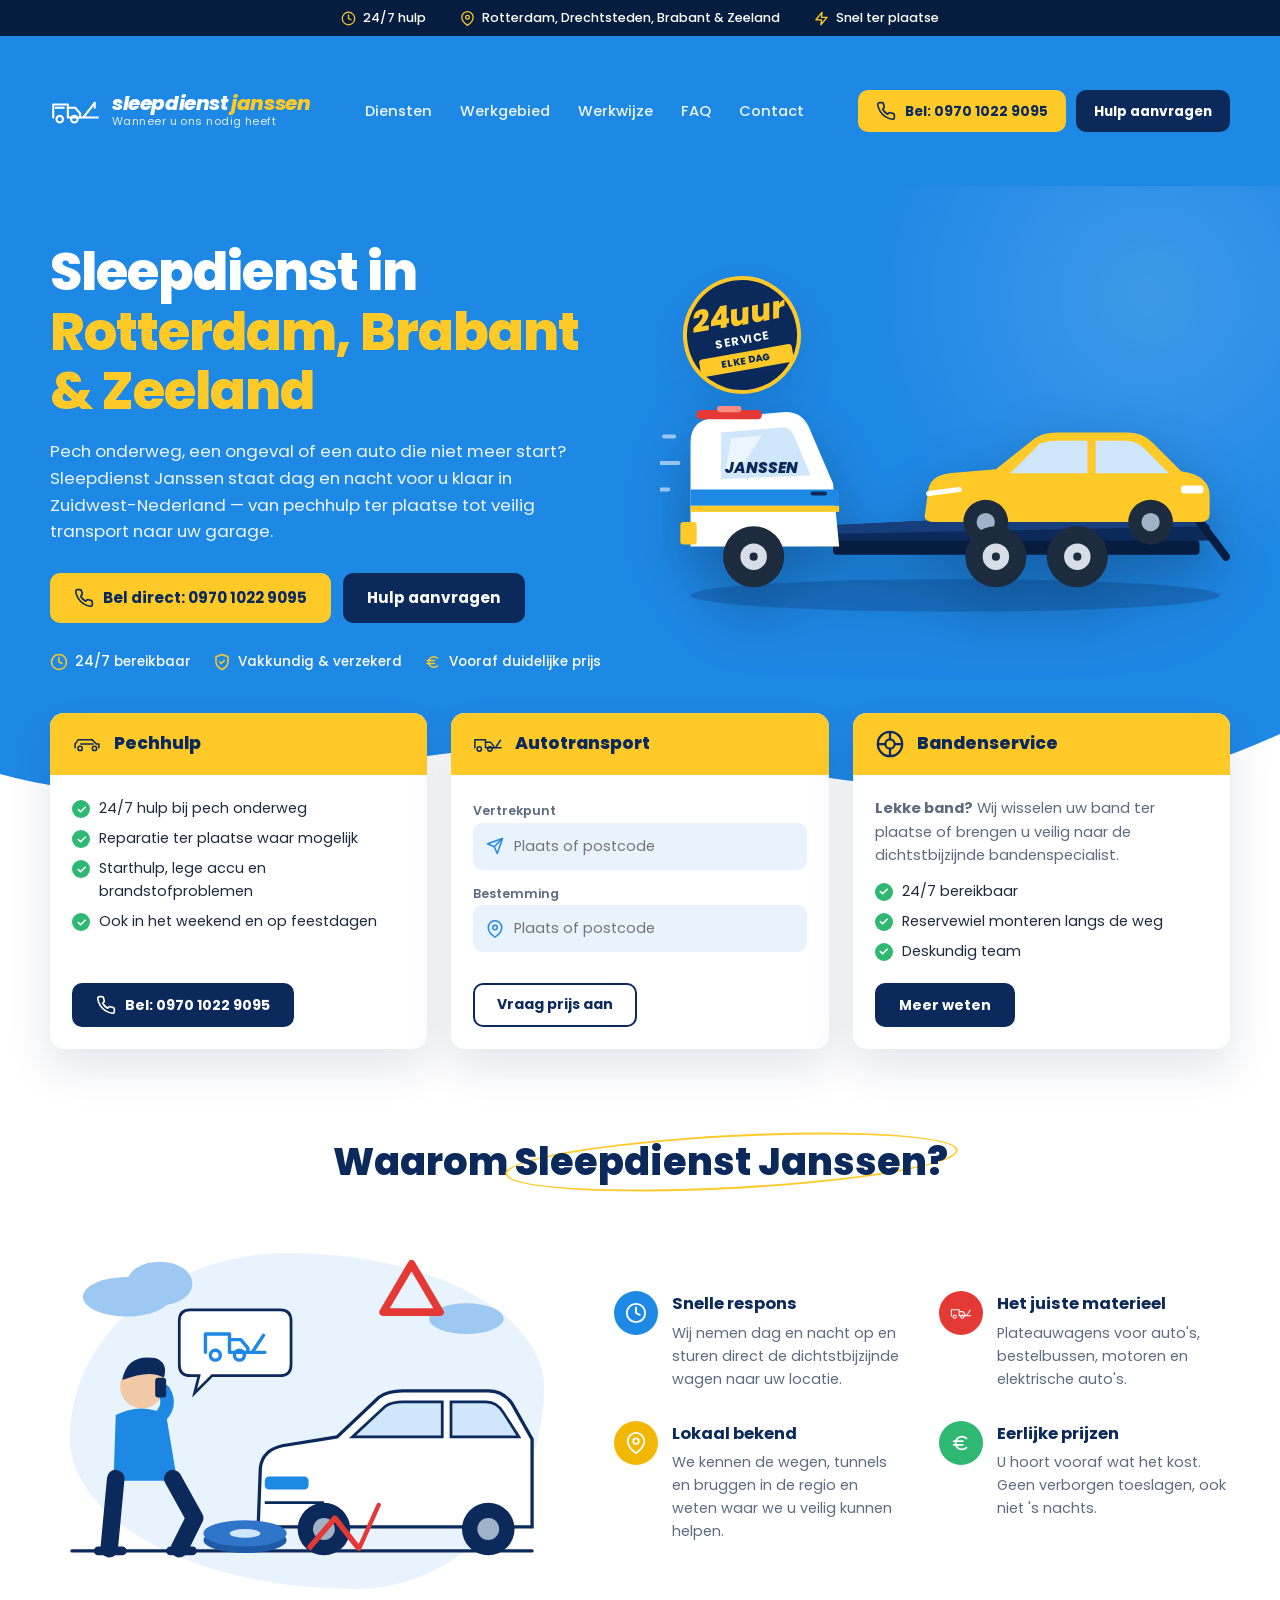
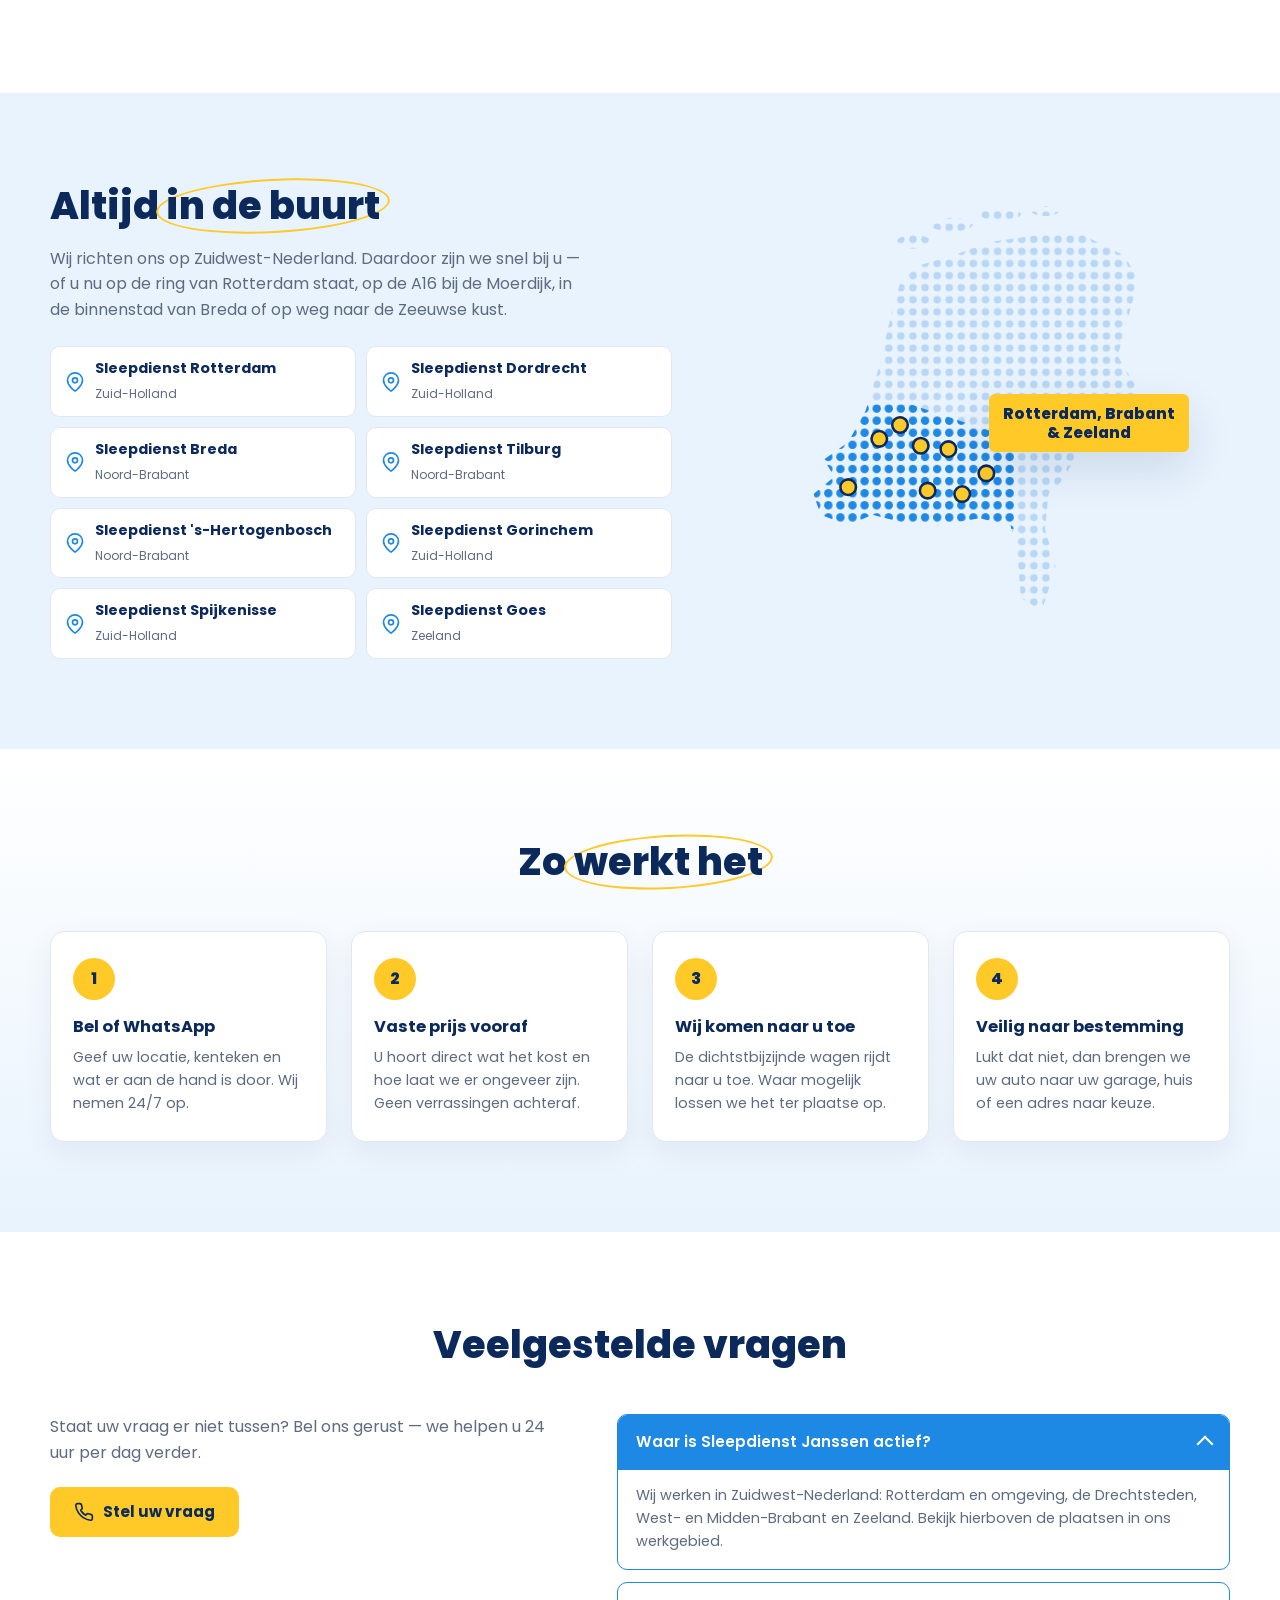
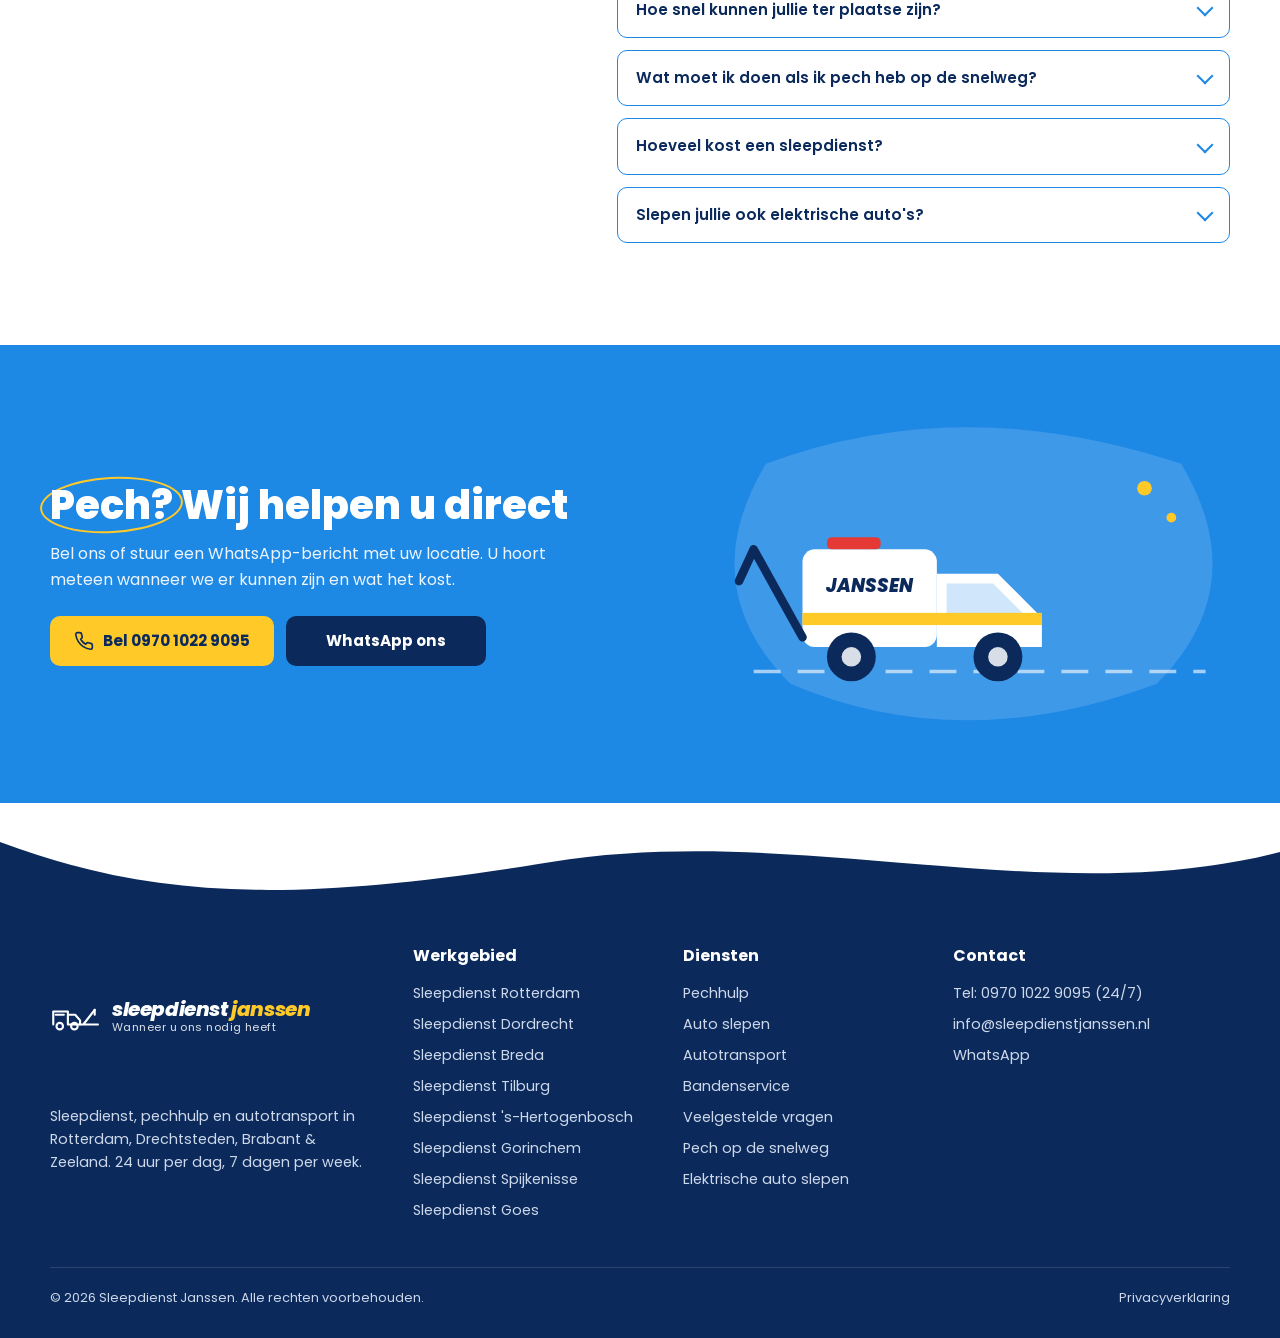
<file: index.html>
<!doctype html>
<html lang="nl-NL">
<head>
<meta charset="utf-8">
<meta name="viewport" content="width=device-width, initial-scale=1">
<title>Sleepdienst Janssen | 24/7 Sleepdienst Rotterdam, Brabant &amp; Zeeland</title>
<meta name="description" content="24/7 sleepdienst en pechhulp in Rotterdam, de Drechtsteden, Brabant en Zeeland. Snel ter plaatse, vooraf een duidelijke prijs. Bel 0970 1022 9095.">
<link rel="canonical" href="https://sleepdienstjanssen.nl/">
<meta name="theme-color" content="#0b2a5b">
<meta property="og:type" content="website">
<meta property="og:title" content="Sleepdienst Janssen | 24/7 Sleepdienst Rotterdam, Brabant &amp; Zeeland">
<meta property="og:description" content="24/7 sleepdienst en pechhulp in Rotterdam, de Drechtsteden, Brabant en Zeeland. Snel ter plaatse, vooraf een duidelijke prijs. Bel 0970 1022 9095.">
<meta property="og:url" content="https://sleepdienstjanssen.nl/">
<meta property="og:locale" content="nl_NL">
<link rel="preconnect" href="https://fonts.googleapis.com">
<link rel="preconnect" href="https://fonts.gstatic.com" crossorigin>
<link href="https://fonts.googleapis.com/css2?family=Poppins:ital,wght@0,400;0,500;0,600;0,700;0,800;1,700&display=swap" rel="stylesheet">
<link rel="stylesheet" href="/assets/style.css">
<link rel="icon" href="/favicon.ico" sizes="48x48">
<link rel="icon" href="/assets/favicon.svg" type="image/svg+xml">
<link rel="apple-touch-icon" href="/assets/icon-180.png">
<link rel="manifest" href="/assets/site.webmanifest">
<script type="application/ld+json">{"@context": "https://schema.org", "@graph": [{"@type": "AutomotiveBusiness", "@id": "https://sleepdienstjanssen.nl/#business", "name": "Sleepdienst Janssen", "url": "https://sleepdienstjanssen.nl/", "telephone": "+3197010229095", "email": "info@sleepdienstjanssen.nl", "openingHours": "Mo-Su 00:00-23:59", "areaServed": [{"@type": "City", "name": "Rotterdam"}, {"@type": "City", "name": "Dordrecht"}, {"@type": "City", "name": "Breda"}, {"@type": "City", "name": "Tilburg"}, {"@type": "City", "name": "'s-Hertogenbosch"}, {"@type": "City", "name": "Gorinchem"}, {"@type": "City", "name": "Spijkenisse"}, {"@type": "City", "name": "Goes"}]}, {"@type": "FAQPage", "mainEntity": [{"@type": "Question", "name": "Waar is Sleepdienst Janssen actief?", "acceptedAnswer": {"@type": "Answer", "text": "Wij werken in Zuidwest-Nederland: Rotterdam en omgeving, de Drechtsteden, West- en Midden-Brabant en Zeeland. Bekijk hierboven de plaatsen in ons werkgebied."}}, {"@type": "Question", "name": "Hoe snel kunnen jullie ter plaatse zijn?", "acceptedAnswer": {"@type": "Answer", "text": "Dat hangt af van uw locatie en de drukte op de weg. Bij uw telefoontje sturen wij direct de dichtstbijzijnde wagen en krijgt u een inschatting van de aankomsttijd."}}, {"@type": "Question", "name": "Wat moet ik doen als ik pech heb op de snelweg?", "acceptedAnswer": {"@type": "Answer", "text": "Zet de alarmlichten aan, trek een veiligheidshesje aan, plaats de gevarendriehoek als dat veilig kan en ga achter de vangrail staan. Bel 112 bij direct gevaar. Bel ons daarna met uw locatie en kenteken."}}, {"@type": "Question", "name": "Hoeveel kost een sleepdienst?", "acceptedAnswer": {"@type": "Answer", "text": "De prijs hangt af van de afstand, het type voertuig en het tijdstip. U krijgt altijd vooraf een duidelijke prijsopgave."}}, {"@type": "Question", "name": "Slepen jullie ook elektrische auto's?", "acceptedAnswer": {"@type": "Answer", "text": "Ja. Elektrische auto's vervoeren we op een plateauwagen, met alle wielen van de grond, zodat de aandrijving niet beschadigt."}}]}]}</script>
</head>
<body>
<svg width="0" height="0" style="position:absolute" aria-hidden="true">
  <symbol id="i-phone" viewBox="0 0 24 24" fill="none" stroke="currentColor" stroke-width="2" stroke-linecap="round" stroke-linejoin="round"><path d="M22 16.9v3a2 2 0 0 1-2.2 2 19.8 19.8 0 0 1-8.6-3.1 19.5 19.5 0 0 1-6-6A19.8 19.8 0 0 1 2.1 4.2 2 2 0 0 1 4.1 2h3a2 2 0 0 1 2 1.7c.1 1 .4 1.9.7 2.8a2 2 0 0 1-.5 2.1L8 9.9a16 16 0 0 0 6 6l1.3-1.3a2 2 0 0 1 2.1-.4c.9.3 1.8.6 2.8.7a2 2 0 0 1 1.7 2z"/></symbol>
  <symbol id="i-clock" viewBox="0 0 24 24" fill="none" stroke="currentColor" stroke-width="2" stroke-linecap="round"><circle cx="12" cy="12" r="10"/><path d="M12 6v6l4 2"/></symbol>
  <symbol id="i-pin" viewBox="0 0 24 24" fill="none" stroke="currentColor" stroke-width="2" stroke-linecap="round" stroke-linejoin="round"><path d="M21 10c0 7-9 13-9 13S3 17 3 10a9 9 0 0 1 18 0z"/><circle cx="12" cy="10" r="3"/></symbol>
  <symbol id="i-bolt" viewBox="0 0 24 24" fill="none" stroke="currentColor" stroke-width="2" stroke-linecap="round" stroke-linejoin="round"><path d="M13 2 3 14h9l-1 8 10-12h-9z"/></symbol>
  <symbol id="i-cal" viewBox="0 0 24 24" fill="none" stroke="currentColor" stroke-width="2" stroke-linecap="round"><rect x="3" y="4" width="18" height="18" rx="2"/><path d="M16 2v4M8 2v4M3 10h18"/></symbol>
  <symbol id="i-send" viewBox="0 0 24 24" fill="none" stroke="currentColor" stroke-width="2" stroke-linecap="round" stroke-linejoin="round"><path d="m22 2-7 20-4-9-9-4z"/><path d="M22 2 11 13"/></symbol>
  <symbol id="i-shield" viewBox="0 0 24 24" fill="none" stroke="currentColor" stroke-width="2" stroke-linecap="round" stroke-linejoin="round"><path d="M12 22s8-4 8-10V5l-8-3-8 3v7c0 6 8 10 8 10z"/><path d="m9 12 2 2 4-4"/></symbol>
  <symbol id="i-euro" viewBox="0 0 24 24" fill="none" stroke="currentColor" stroke-width="2" stroke-linecap="round"><path d="M18 7a7 7 0 1 0 0 10M4 10h10M4 14h10"/></symbol>
  <symbol id="i-user" viewBox="0 0 24 24" fill="none" stroke="currentColor" stroke-width="2" stroke-linecap="round"><circle cx="12" cy="8" r="4"/><path d="M4 21a8 8 0 0 1 16 0"/></symbol>
  <symbol id="i-tool" viewBox="0 0 24 24" fill="none" stroke="currentColor" stroke-width="2" stroke-linecap="round" stroke-linejoin="round"><path d="M14.7 6.3a4 4 0 0 0 5 5L22 14l-8 8-2.3-2.3a4 4 0 0 0-5-5L2 10l8-8z" transform="scale(.9) translate(1 1)"/></symbol>
  <symbol id="i-truck" viewBox="0 0 48 32" fill="none" stroke="currentColor" stroke-width="2.4" stroke-linecap="round" stroke-linejoin="round"><path d="M3 22V9h17v13M20 13h8l5 6v3H20"/><path d="M33 22h12M36 22l8-12"/><circle cx="10" cy="24" r="3.5"/><circle cx="27" cy="24" r="3.5"/></symbol>
  <symbol id="i-car" viewBox="0 0 48 32" fill="none" stroke="currentColor" stroke-width="2.4" stroke-linecap="round" stroke-linejoin="round"><path d="M5 22v-6l5-7h22l7 7h4v6"/><path d="M14 16h20"/><circle cx="13" cy="23" r="3.5"/><circle cx="36" cy="23" r="3.5"/></symbol>
  <symbol id="i-tire" viewBox="0 0 32 32" fill="none" stroke="currentColor" stroke-width="2.4"><circle cx="16" cy="16" r="13"/><circle cx="16" cy="16" r="5"/><path d="M16 3v8M16 21v8M3 16h8M21 16h8"/></symbol>
  <symbol id="i-arrow-l" viewBox="0 0 24 24" fill="none" stroke="currentColor" stroke-width="2.5" stroke-linecap="round" stroke-linejoin="round"><path d="m15 18-6-6 6-6"/></symbol>
  <symbol id="i-arrow-r" viewBox="0 0 24 24" fill="none" stroke="currentColor" stroke-width="2.5" stroke-linecap="round" stroke-linejoin="round"><path d="m9 18 6-6-6-6"/></symbol>
  <symbol id="i-logo" viewBox="0 0 64 40" fill="none" stroke="currentColor" stroke-width="2.6" stroke-linecap="round" stroke-linejoin="round"><path d="M4 28V12h18v16M22 16h9l6 7v5H22"/><path d="M37 28h22M41 28l14-18"/><path d="M55 10v6"/><circle cx="12" cy="30" r="4"/><circle cx="30" cy="30" r="4"/><path d="M7 16h10"/></symbol>
  <symbol id="i-google" viewBox="0 0 24 24"><path fill="#4285F4" d="M22.6 12.2c0-.8-.1-1.4-.2-2.1H12v4h6c-.1 1-.8 2.6-2.3 3.6l3.5 2.7c2.1-1.9 3.4-4.8 3.4-8.2z"/><path fill="#34A853" d="M12 23c2.9 0 5.4-1 7.2-2.6l-3.5-2.7c-.9.7-2.2 1.1-3.7 1.1-2.8 0-5.2-1.9-6.1-4.5H2.3v2.8C4.1 20.7 7.8 23 12 23z"/><path fill="#FBBC05" d="M5.9 14.3c-.2-.7-.4-1.4-.4-2.3s.1-1.6.4-2.3V6.9H2.3C1.5 8.4 1 10.1 1 12s.5 3.6 1.3 5.1z"/><path fill="#EA4335" d="M12 5.4c1.6 0 2.7.7 3.3 1.3l2.4-2.4C16.4 2.9 14.4 2 12 2 7.8 2 4.1 4.3 2.3 7.9l3.6 2.8C6.8 7.3 9.2 5.4 12 5.4z"/></symbol>
</svg>

<div class="topbar"><div class="container">
  <span><svg><use href="#i-clock"/></svg>24/7 hulp</span>
  <span><svg><use href="#i-pin"/></svg>Rotterdam, Drechtsteden, Brabant & Zeeland</span>
  <span><svg><use href="#i-bolt"/></svg>Snel ter plaatse</span>
</div></div>
<header class="navwrap" id="nav">
  <nav class="container">
    <a class="logo" href="/" aria-label="Sleepdienst Janssen — home">
      <svg><use href="#i-logo"/></svg>
      <span><b>sleepdienst <em>janssen</em></b><small>Wanneer u ons nodig heeft</small></span>
    </a>
    <ul class="navlinks" id="navlinks">
      <li><a href="/#diensten">Diensten</a></li>
      <li><a href="/#werkgebied">Werkgebied</a></li>
      <li><a href="/#werkwijze">Werkwijze</a></li>
      <li><a href="/#faq">FAQ</a></li>
      <li><a href="#contact">Contact</a></li>
    </ul>
    <div class="navcta">
      <a class="btn btn-yellow" href="tel:+3197010229095"><svg class="ico"><use href="#i-phone"/></svg>Bel: 0970 1022 9095</a>
      <a class="btn btn-navy" href="#contact">Hulp aanvragen</a>
    </div>
    <button class="burger" id="burger" aria-label="Menu openen" aria-expanded="false" aria-controls="navlinks">
      <svg viewBox="0 0 24 24" fill="none" stroke="currentColor" stroke-width="2.4" stroke-linecap="round"><path d="M3 6h18M3 12h18M3 18h18"/></svg>
    </button>
  </nav>
</header>

<main>
<section class="hero">
  <div class="container hero-grid">
    <div>
      <h1>Sleepdienst in <span>Rotterdam, Brabant &amp; Zeeland</span></h1>
      <p>Pech onderweg, een ongeval of een auto die niet meer start? Sleepdienst Janssen staat dag en nacht voor u klaar in Zuidwest-Nederland — van pechhulp ter plaatse tot veilig transport naar uw garage.</p>
      <div class="actions">
        <a class="btn btn-yellow" href="tel:+3197010229095"><svg class="ico"><use href="#i-phone"/></svg>Bel direct: 0970 1022 9095</a>
        <a class="btn btn-navy" href="#contact">Hulp aanvragen</a>
      </div>
      <div class="trust">
        <span><svg><use href="#i-clock"/></svg>24/7 bereikbaar</span>
        <span><svg><use href="#i-shield"/></svg>Vakkundig &amp; verzekerd</span>
        <span><svg><use href="#i-euro"/></svg>Vooraf duidelijke prijs</span>
      </div>
    </div>
    <div class="hero-art">
      <div class="badge24"><div><b>24uur</b><span>SERVICE</span><i>ELKE DAG</i></div></div>
      <svg class="truck" viewBox="0 0 560 330" role="img" aria-label="Takelwagen van Sleepdienst Janssen met een auto op het plateau">
        <ellipse cx="290" cy="300" rx="260" ry="16" fill="#0b2a5b" opacity=".25"/>
        <!-- plateau -->
        <path d="M150 232 L520 214 L540 232 L540 246 L150 252 Z" fill="#0b2a5b"/>
        <path d="M150 232 L520 214 L540 232 L150 240Z" fill="#163e7d"/>
        <rect x="170" y="246" width="360" height="14" rx="3" fill="#071d40"/>
        <path d="M520 214 L556 262" stroke="#071d40" stroke-width="8" stroke-linecap="round"/>
        <!-- auto op plateau -->
        <g transform="translate(250 130)">
          <path d="M10 92 L14 64 Q18 52 34 50 L80 46 L118 16 Q126 10 140 10 L210 10 Q224 10 234 20 L262 48 L262 48 Q290 52 290 72 L290 90 Q290 98 280 98 L20 98 Q10 98 10 92Z" fill="#ffc928"/>
          <path d="M122 22 Q128 18 140 18 L170 18 L170 50 L94 50Z" fill="#cfe6fb"/>
          <path d="M178 18 L208 18 Q218 18 226 26 L250 50 L178 50Z" fill="#cfe6fb"/>
          <path d="M14 70 L44 66" stroke="#fff" stroke-width="5" stroke-linecap="round"/>
          <rect x="262" y="62" width="22" height="8" rx="3" fill="#fff"/>
          <circle cx="70" cy="98" r="22" fill="#1d2b3f"/><circle cx="70" cy="98" r="9" fill="#9fb3c8"/>
          <circle cx="232" cy="98" r="22" fill="#1d2b3f"/><circle cx="232" cy="98" r="9" fill="#9fb3c8"/>
        </g>
        <!-- cabine -->
        <path d="M30 252 L30 150 Q30 128 52 126 L120 120 Q138 118 146 134 L170 190 L176 252 Z" fill="#fff"/>
        <path d="M60 140 L118 135 Q128 134 132 144 L148 182 L60 186 Z" fill="#cfe6fb"/>
        <path d="M70 146 L100 143 L76 180 L64 180Z" fill="#fff" opacity=".6"/>
        <rect x="30" y="196" width="146" height="16" fill="#1e88e5"/>
        <rect x="30" y="212" width="146" height="6" fill="#ffc928"/>
        <text x="100" y="180" text-anchor="middle" font-family="Poppins,Arial" font-weight="800" font-style="italic" font-size="15" fill="#0b2a5b">JANSSEN</text>
        <rect x="20" y="228" width="16" height="22" rx="3" fill="#ffc928"/>
        <rect x="36" y="118" width="64" height="9" rx="4" fill="#e53935"/>
        <rect x="56" y="114" width="24" height="6" rx="3" fill="#ff8a80"/>
        <path d="M150 200 L162 200" stroke="#0b2a5b" stroke-width="4" stroke-linecap="round"/>
        <!-- wielen -->
        <circle cx="92" cy="262" r="30" fill="#1d2b3f"/><circle cx="92" cy="262" r="13" fill="#d7dee8"/><circle cx="92" cy="262" r="4" fill="#1d2b3f"/>
        <circle cx="330" cy="262" r="30" fill="#1d2b3f"/><circle cx="330" cy="262" r="13" fill="#d7dee8"/><circle cx="330" cy="262" r="4" fill="#1d2b3f"/>
        <circle cx="410" cy="262" r="30" fill="#1d2b3f"/><circle cx="410" cy="262" r="13" fill="#d7dee8"/><circle cx="410" cy="262" r="4" fill="#1d2b3f"/>
        <!-- snelheidslijnen -->
        <g stroke="#fff" stroke-width="4" stroke-linecap="round" opacity=".55"><path d="M0 170h18"/><path d="M-4 196h12"/><path d="M4 144h10"/></g>
      </svg>

    </div>
  </div>
  <svg class="wave" viewBox="0 0 1440 120" preserveAspectRatio="none" aria-hidden="true"><path d="M0 70 C 240 130, 480 10, 760 50 S 1220 120, 1440 30 L1440 120 L0 120Z" fill="#fff"/></svg>
</section>
<section class="services" id="diensten">
  <div class="container svc-grid">
    <article class="svc">
      <div class="svc-head"><svg><use href="#i-car"/></svg>Pechhulp</div>
      <div class="svc-body">
        <ul class="checks">
          <li>24/7 hulp bij pech onderweg</li>
          <li>Reparatie ter plaatse waar mogelijk</li>
          <li>Starthulp, lege accu en brandstofproblemen</li>
          <li>Ook in het weekend en op feestdagen</li>
        </ul>
        <a class="btn btn-navy" href="tel:+3197010229095"><svg class="ico"><use href="#i-phone"/></svg>Bel: 0970 1022 9095</a>
      </div>
    </article>
    <article class="svc">
      <div class="svc-head"><svg><use href="#i-truck"/></svg>Autotransport</div>
      <div class="svc-body">
        <form class="route" id="routeForm">
          <div><label for="van">Vertrekpunt</label><div class="field"><svg><use href="#i-send"/></svg><input id="van" placeholder="Plaats of postcode" required></div></div>
          <div><label for="naar">Bestemming</label><div class="field"><svg><use href="#i-pin"/></svg><input id="naar" placeholder="Plaats of postcode" required></div></div>
        </form>
        <button class="btn btn-ghost" type="submit" form="routeForm">Vraag prijs aan</button>
      </div>
    </article>
    <article class="svc">
      <div class="svc-head"><svg><use href="#i-tire"/></svg>Bandenservice</div>
      <div class="svc-body">
        <p><strong>Lekke band?</strong> Wij wisselen uw band ter plaatse of brengen u veilig naar de dichtstbijzijnde bandenspecialist.</p>
        <ul class="checks">
          <li>24/7 bereikbaar</li>
          <li>Reservewiel monteren langs de weg</li>
          <li>Deskundig team</li>
        </ul>
        <a class="btn btn-navy" href="#contact">Meer weten</a>
      </div>
    </article>
  </div>
</section>
<section class="section" id="waarom">
  <div class="container">
    <h2 class="title center">Waarom <span class="hl">Sleepdienst Janssen?</span></h2>
    <div class="why">
      <div class="blob"><div class="bg"></div><svg viewBox="0 0 460 340" role="img" aria-label="Bestuurder met een lekke band belt Sleepdienst Janssen">
          <g fill="#9cc8f2"><ellipse cx="70" cy="60" rx="40" ry="18"/><ellipse cx="100" cy="48" rx="30" ry="20"/><ellipse cx="380" cy="80" rx="34" ry="14"/></g>
          <path d="M20 292 H440" stroke="#0b2a5b" stroke-width="3" stroke-linecap="round"/>
          <!-- auto -->
          <path d="M190 270 L192 216 Q194 200 212 196 L262 188 L300 152 Q308 146 322 146 L400 146 Q414 146 422 158 L440 190 L440 270Z" fill="#fff" stroke="#0b2a5b" stroke-width="3"/>
          <path d="M306 160 Q312 156 322 156 L358 156 L358 188 L276 188Z" fill="#cfe6fb" stroke="#0b2a5b" stroke-width="2.5"/>
          <path d="M366 156 L398 156 Q408 156 414 166 L428 188 L366 188Z" fill="#cfe6fb" stroke="#0b2a5b" stroke-width="2.5"/>
          <rect x="196" y="224" width="40" height="12" rx="4" fill="#1e88e5"/>
          <path d="M196 248 H250" stroke="#0b2a5b" stroke-width="2.5"/>
          <circle cx="250" cy="272" r="24" fill="#0b2a5b"/><circle cx="250" cy="272" r="10" fill="#9fb3c8"/>
          <circle cx="400" cy="272" r="24" fill="#0b2a5b"/><circle cx="400" cy="272" r="10" fill="#9fb3c8"/>
          <!-- krik -->
          <path d="M236 290 L260 262 L282 290" fill="none" stroke="#e53935" stroke-width="5" stroke-linejoin="round"/>
          <path d="M282 290 L300 250" stroke="#e53935" stroke-width="4" stroke-linecap="round"/>
          <!-- lekke band -->
          <ellipse cx="178" cy="282" rx="38" ry="12" fill="#1e5aa8"/><ellipse cx="178" cy="276" rx="38" ry="12" fill="#2f75c9"/><ellipse cx="178" cy="276" rx="14" ry="4" fill="#cfe6fb"/>
          <!-- gevarendriehoek -->
          <path d="M330 30 L356 74 L304 74Z" fill="none" stroke="#e53935" stroke-width="7" stroke-linejoin="round"/>
          <!-- persoon -->
          <circle cx="84" cy="142" r="20" fill="#f2c9a5"/>
          <path d="M66 136 Q70 112 96 116 Q108 120 104 134 Q92 126 66 136Z" fill="#0b2a5b"/>
          <path d="M60 168 Q84 156 106 168 L116 228 L58 228Z" fill="#1e88e5"/>
          <path d="M98 172 Q112 160 104 146" stroke="#1e88e5" stroke-width="12" stroke-linecap="round" fill="none"/>
          <rect x="96" y="134" width="10" height="18" rx="3" fill="#0b2a5b"/>
          <path d="M60 226 L54 290 M112 226 L132 262 L118 290" stroke="#0b2a5b" stroke-width="16" stroke-linecap="round" stroke-linejoin="round" fill="none"/>
          <path d="M44 292 h22 M110 292 h20" stroke="#0b2a5b" stroke-width="8" stroke-linecap="round"/>
          <!-- spreekballon -->
          <g transform="translate(118 72)">
            <path d="M0 10 Q0 0 10 0 H92 Q102 0 102 10 V50 Q102 60 92 60 H30 L14 76 L18 60 H10 Q0 60 0 50Z" fill="#fff" stroke="#0b2a5b" stroke-width="2.5"/>
            <use href="#i-truck" x="20" y="10" width="62" height="42" color="#1e88e5"/>
          </g>
        </svg>
</div>
      <div class="features">
        <div class="feat"><div class="fi" style="background:var(--blue)"><svg><use href="#i-clock"/></svg></div><div><h3>Snelle respons</h3><p>Wij nemen dag en nacht op en sturen direct de dichtstbijzijnde wagen naar uw locatie.</p></div></div>
        <div class="feat"><div class="fi" style="background:var(--red)"><svg><use href="#i-truck"/></svg></div><div><h3>Het juiste materieel</h3><p>Plateauwagens voor auto's, bestelbussen, motoren en elektrische auto's.</p></div></div>
        <div class="feat"><div class="fi" style="background:var(--yellow2)"><svg><use href="#i-pin"/></svg></div><div><h3>Lokaal bekend</h3><p>We kennen de wegen, tunnels en bruggen in de regio en weten waar we u veilig kunnen helpen.</p></div></div>
        <div class="feat"><div class="fi" style="background:var(--green)"><svg><use href="#i-euro"/></svg></div><div><h3>Eerlijke prijzen</h3><p>U hoort vooraf wat het kost. Geen verborgen toeslagen, ook niet 's nachts.</p></div></div>
      </div>
    </div>
  </div>
</section>
<section class="section area" id="werkgebied">
  <div class="container area-grid">
    <div>
      <h2 class="title">Altijd <span class="hl">in de buurt</span></h2>
      <p>Wij richten ons op Zuidwest-Nederland. Daardoor zijn we snel bij u — of u nu op de ring van Rotterdam staat, op de A16 bij de Moerdijk, in de binnenstad van Breda of op weg naar de Zeeuwse kust.</p>
      <div class="cities-grid"><a class="city" href="/sleepdienst-rotterdam/"><svg><use href="#i-pin"/></svg><span><b>Sleepdienst Rotterdam</b><small>Zuid-Holland</small></span></a><a class="city" href="/sleepdienst-dordrecht/"><svg><use href="#i-pin"/></svg><span><b>Sleepdienst Dordrecht</b><small>Zuid-Holland</small></span></a><a class="city" href="/sleepdienst-breda/"><svg><use href="#i-pin"/></svg><span><b>Sleepdienst Breda</b><small>Noord-Brabant</small></span></a><a class="city" href="/sleepdienst-tilburg/"><svg><use href="#i-pin"/></svg><span><b>Sleepdienst Tilburg</b><small>Noord-Brabant</small></span></a><a class="city" href="/sleepdienst-den-bosch/"><svg><use href="#i-pin"/></svg><span><b>Sleepdienst &#x27;s-Hertogenbosch</b><small>Noord-Brabant</small></span></a><a class="city" href="/sleepdienst-gorinchem/"><svg><use href="#i-pin"/></svg><span><b>Sleepdienst Gorinchem</b><small>Zuid-Holland</small></span></a><a class="city" href="/sleepdienst-spijkenisse/"><svg><use href="#i-pin"/></svg><span><b>Sleepdienst Spijkenisse</b><small>Zuid-Holland</small></span></a><a class="city" href="/sleepdienst-goes/"><svg><use href="#i-pin"/></svg><span><b>Sleepdienst Goes</b><small>Zeeland</small></span></a></div>
    </div>
    <div class="map"><svg viewBox="0 0 220 260" role="img" aria-label="Kaart van het werkgebied in Zuidwest-Nederland">
  <defs>
    <pattern id="dots" width="7" height="7" patternUnits="userSpaceOnUse"><circle cx="3.5" cy="3.5" r="2.2" fill="#b9d7f5"/></pattern>
    <pattern id="dots-on" width="7" height="7" patternUnits="userSpaceOnUse"><circle cx="3.5" cy="3.5" r="2.4" fill="#1e88e5"/></pattern>
    <clipPath id="nl">
      <path d="M66 50 L76 40 L96 34 L118 26 L146 22 L172 22 L196 34 L204 48 L198 70 L192 92 L204 112 L198 128 L182 140 L168 150 L160 164 L152 172 L150 192 L156 214 L148 240 L136 232 L134 208 L130 190 L112 186 L88 190 L66 188 L50 184 L36 190 L20 184 L16 172 L28 162 L22 152 L36 142 L46 124 L54 98 L60 72 Z"/>
      <ellipse cx="74" cy="26" rx="10" ry="4"/><ellipse cx="96" cy="16" rx="12" ry="4"/><ellipse cx="124" cy="10" rx="12" ry="3.5"/><ellipse cx="150" cy="8" rx="8" ry="3"/>
    </clipPath>
    <clipPath id="sw"><path d="M0 120 L72 120 L132 140 L132 192 L0 200Z"/></clipPath>
  </defs>
  <rect width="220" height="260" fill="url(#dots)" clip-path="url(#nl)"/>
  <g clip-path="url(#nl)"><rect width="220" height="260" fill="url(#dots-on)" clip-path="url(#sw)"/></g>
  <g class="pins"><a href="/sleepdienst-rotterdam/" class="pin"><circle cx="66" cy="132" r="4.5"/><title>Sleepdienst Rotterdam</title></a><a href="/sleepdienst-dordrecht/" class="pin"><circle cx="78" cy="144" r="4.5"/><title>Sleepdienst Dordrecht</title></a><a href="/sleepdienst-spijkenisse/" class="pin"><circle cx="54" cy="140" r="4.5"/><title>Sleepdienst Spijkenisse</title></a><a href="/sleepdienst-gorinchem/" class="pin"><circle cx="94" cy="146" r="4.5"/><title>Sleepdienst Gorinchem</title></a><a href="/sleepdienst-breda/" class="pin"><circle cx="82" cy="170" r="4.5"/><title>Sleepdienst Breda</title></a><a href="/sleepdienst-tilburg/" class="pin"><circle cx="102" cy="172" r="4.5"/><title>Sleepdienst Tilburg</title></a><a href="/sleepdienst-den-bosch/" class="pin"><circle cx="116" cy="160" r="4.5"/><title>Sleepdienst &#x27;s-Hertogenbosch</title></a><a href="/sleepdienst-goes/" class="pin"><circle cx="36" cy="168" r="4.5"/><title>Sleepdienst Goes</title></a></g>
</svg><div class="map-label">Rotterdam, Brabant<br>&amp; Zeeland</div></div>
  </div>
</section>
<section class="section steps-sec" id="werkwijze">
  <div class="container">
    <h2 class="title center">Zo <span class="hl">werkt het</span></h2>
    <div class="steps">
      <div class="step"><i>1</i><h3>Bel of WhatsApp</h3><p>Geef uw locatie, kenteken en wat er aan de hand is door. Wij nemen 24/7 op.</p></div>
      <div class="step"><i>2</i><h3>Vaste prijs vooraf</h3><p>U hoort direct wat het kost en hoe laat we er ongeveer zijn. Geen verrassingen achteraf.</p></div>
      <div class="step"><i>3</i><h3>Wij komen naar u toe</h3><p>De dichtstbijzijnde wagen rijdt naar u toe. Waar mogelijk lossen we het ter plaatse op.</p></div>
      <div class="step"><i>4</i><h3>Veilig naar bestemming</h3><p>Lukt dat niet, dan brengen we uw auto naar uw garage, huis of een adres naar keuze.</p></div>
    </div>
  </div>
</section>
<section class="section" id="faq">
  <div class="container">
    <h2 class="title center">Veelgestelde vragen</h2>
    <div class="faq-grid">
      <div>
        <p class="muted">Staat uw vraag er niet tussen? Bel ons gerust — we helpen u 24 uur per dag verder.</p>
        <a class="btn btn-yellow" href="tel:+3197010229095"><svg class="ico"><use href="#i-phone"/></svg>Stel uw vraag</a>
      </div>
      <div class="faq"><details open><summary>Waar is Sleepdienst Janssen actief?</summary><p>Wij werken in Zuidwest-Nederland: Rotterdam en omgeving, de Drechtsteden, West- en Midden-Brabant en Zeeland. Bekijk hierboven de plaatsen in ons werkgebied.</p></details><details><summary>Hoe snel kunnen jullie ter plaatse zijn?</summary><p>Dat hangt af van uw locatie en de drukte op de weg. Bij uw telefoontje sturen wij direct de dichtstbijzijnde wagen en krijgt u een inschatting van de aankomsttijd.</p></details><details><summary>Wat moet ik doen als ik pech heb op de snelweg?</summary><p>Zet de alarmlichten aan, trek een veiligheidshesje aan, plaats de gevarendriehoek als dat veilig kan en ga achter de vangrail staan. Bel 112 bij direct gevaar. Bel ons daarna met uw locatie en kenteken.</p></details><details><summary>Hoeveel kost een sleepdienst?</summary><p>De prijs hangt af van de afstand, het type voertuig en het tijdstip. U krijgt altijd vooraf een duidelijke prijsopgave.</p></details><details><summary>Slepen jullie ook elektrische auto&#x27;s?</summary><p>Ja. Elektrische auto&#x27;s vervoeren we op een plateauwagen, met alle wielen van de grond, zodat de aandrijving niet beschadigt.</p></details></div>
    </div>
  </div>
</section>
<section class="cta" id="contact">
  <div class="container cta-grid">
    <div>
      <h2><span class="hl">Pech?</span> Wij helpen u direct</h2>
      <p>Bel ons of stuur een WhatsApp-bericht met uw locatie. U hoort meteen wanneer we er kunnen zijn en wat het kost.</p>
      <div class="actions">
        <a class="btn btn-yellow" href="tel:+3197010229095"><svg class="ico"><use href="#i-phone"/></svg>Bel 0970 1022 9095</a>
        <a class="btn btn-navy" href="https://wa.me/3197010229095?text=Hallo%20Sleepdienst%20Janssen%2C%20ik%20heb%20hulp%20nodig.%20Mijn%20locatie%20is%3A%20" target="_blank" rel="noopener">WhatsApp ons</a>
      </div>
    </div>
    <svg viewBox="0 0 420 260" role="img" aria-label="Sleepwagen onderweg naar een klant">
      <path d="M40 40 Q200 -20 380 40 Q440 140 360 220 Q200 280 60 220 Q-20 140 40 40Z" fill="#fff" opacity=".14"/>
      <path d="M30 210 H400" stroke="#fff" stroke-width="3" stroke-dasharray="22 14" opacity=".6"/>
      <g transform="translate(70 70)">
        <rect x="0" y="40" width="110" height="80" rx="10" fill="#fff"/>
        <path d="M110 60 h50 l36 36 v24 H110Z" fill="#fff"/>
        <path d="M118 68 h38 l26 26 h-64Z" fill="#cfe6fb"/>
        <rect x="0" y="92" width="196" height="10" fill="#ffc928"/>
        <rect x="20" y="30" width="44" height="10" rx="4" fill="#e53935"/>
        <path d="M0 112 L-40 40 M-40 40 L-52 66" stroke="#0b2a5b" stroke-width="7" stroke-linecap="round"/>
        <circle cx="40" cy="128" r="20" fill="#0b2a5b"/><circle cx="40" cy="128" r="8" fill="#d7dee8"/>
        <circle cx="160" cy="128" r="20" fill="#0b2a5b"/><circle cx="160" cy="128" r="8" fill="#d7dee8"/>
        <text x="55" y="75" text-anchor="middle" font-family="Poppins,Arial" font-weight="800" font-style="italic" font-size="15" fill="#0b2a5b">JANSSEN</text>
      </g>
      <g fill="#ffc928"><circle cx="350" cy="60" r="6"/><circle cx="372" cy="84" r="4"/></g>
    </svg>

  </div>
</section>
</main>
<footer>
  <svg class="wave-top" viewBox="0 0 1440 90" preserveAspectRatio="none" aria-hidden="true"><path d="M0 0 H1440 V30 C 1180 90, 900 0, 620 40 S 180 80, 0 20Z" fill="#fff"/></svg>
  <div class="container">
    <div class="foot">
      <div>
        <a class="logo" href="/"><svg><use href="#i-logo"/></svg><span><b>sleepdienst <em>janssen</em></b><small>Wanneer u ons nodig heeft</small></span></a>
        <p>Sleepdienst, pechhulp en autotransport in Rotterdam, Drechtsteden, Brabant & Zeeland. 24 uur per dag, 7 dagen per week.</p>
      </div>
      <div><h4>Werkgebied</h4><ul><li><a href="/sleepdienst-rotterdam/">Sleepdienst Rotterdam</a></li><li><a href="/sleepdienst-dordrecht/">Sleepdienst Dordrecht</a></li><li><a href="/sleepdienst-breda/">Sleepdienst Breda</a></li><li><a href="/sleepdienst-tilburg/">Sleepdienst Tilburg</a></li><li><a href="/sleepdienst-den-bosch/">Sleepdienst &#x27;s-Hertogenbosch</a></li><li><a href="/sleepdienst-gorinchem/">Sleepdienst Gorinchem</a></li><li><a href="/sleepdienst-spijkenisse/">Sleepdienst Spijkenisse</a></li><li><a href="/sleepdienst-goes/">Sleepdienst Goes</a></li></ul></div>
      <div><h4>Diensten</h4><ul><li><a href="/#diensten">Pechhulp</a></li><li><a href="/#diensten">Auto slepen</a></li><li><a href="/#diensten">Autotransport</a></li><li><a href="/#diensten">Bandenservice</a></li><li><a href="/#faq">Veelgestelde vragen</a></li><li><a href="/pech-op-de-snelweg/">Pech op de snelweg</a></li><li><a href="/elektrische-auto-slepen/">Elektrische auto slepen</a></li></ul></div>
      <div><h4>Contact</h4><ul>
        <li>Tel: <a href="tel:+3197010229095">0970 1022 9095</a> (24/7)</li>
        <li><a href="mailto:info@sleepdienstjanssen.nl">info@sleepdienstjanssen.nl</a></li>
        <li><a href="https://wa.me/3197010229095" target="_blank" rel="noopener">WhatsApp</a></li>
      </ul></div>
    </div>
    <div class="foot-bottom">
      <span>© 2026 Sleepdienst Janssen. Alle rechten voorbehouden.</span>
      <div><a href="/privacy/">Privacyverklaring</a></div>
    </div>
  </div>
</footer>
<a class="mobile-call" href="tel:+3197010229095"><svg class="ico"><use href="#i-phone"/></svg>BEL DIRECT — 24/7 HULP</a>
<script src="/assets/site.js" defer></script>
</body>
</html>
</file>
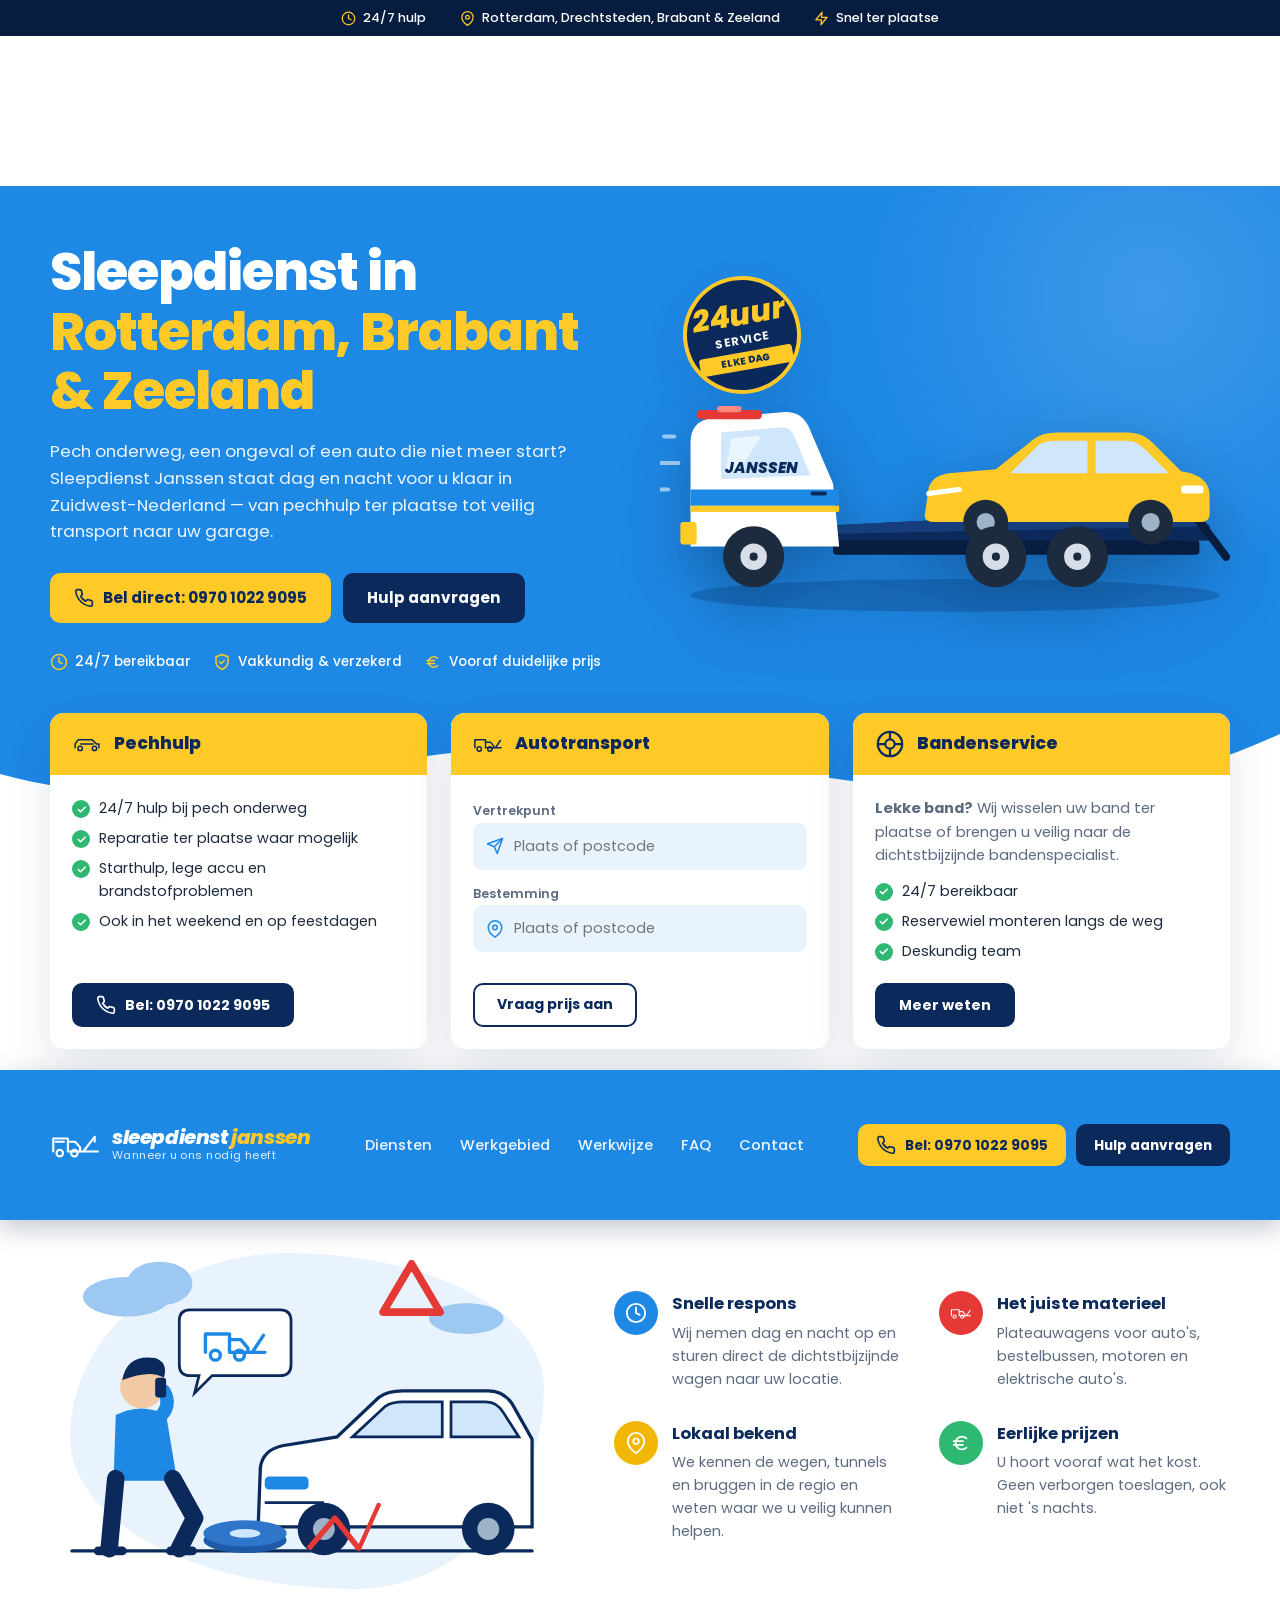
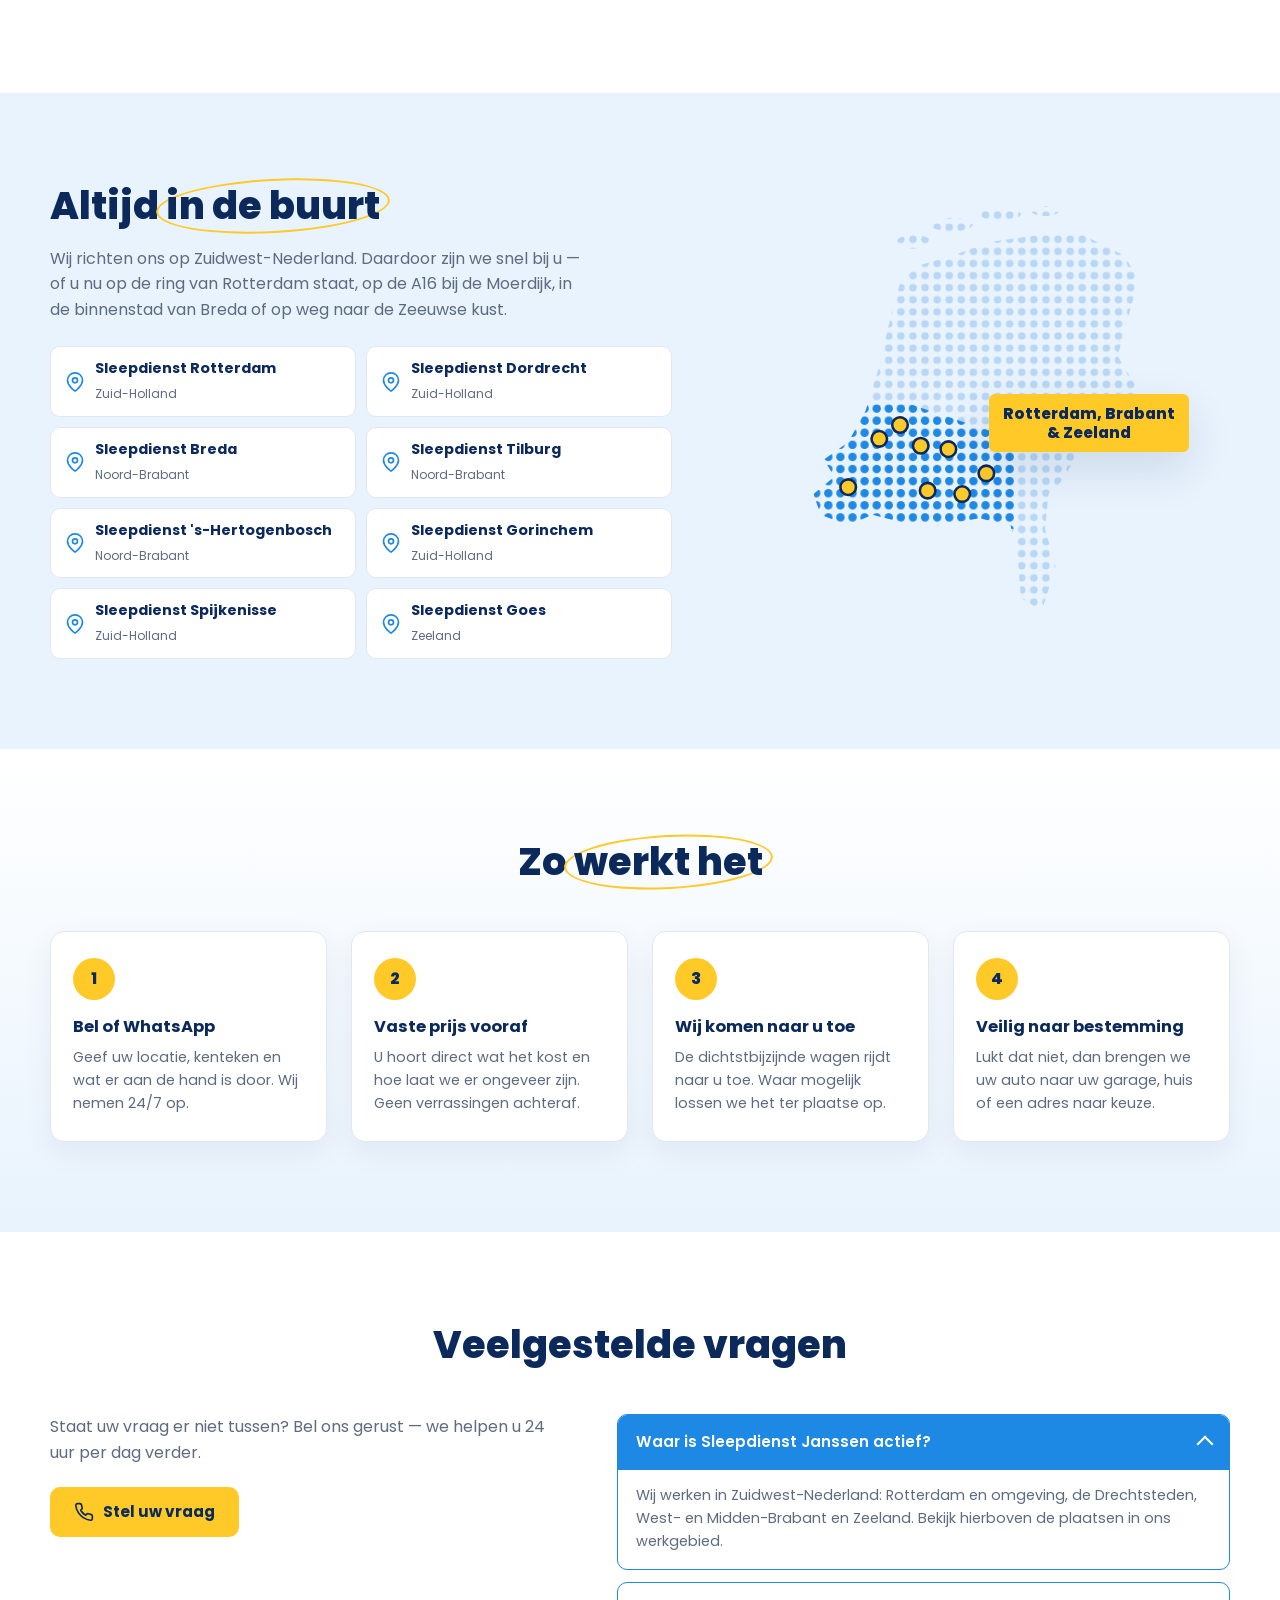
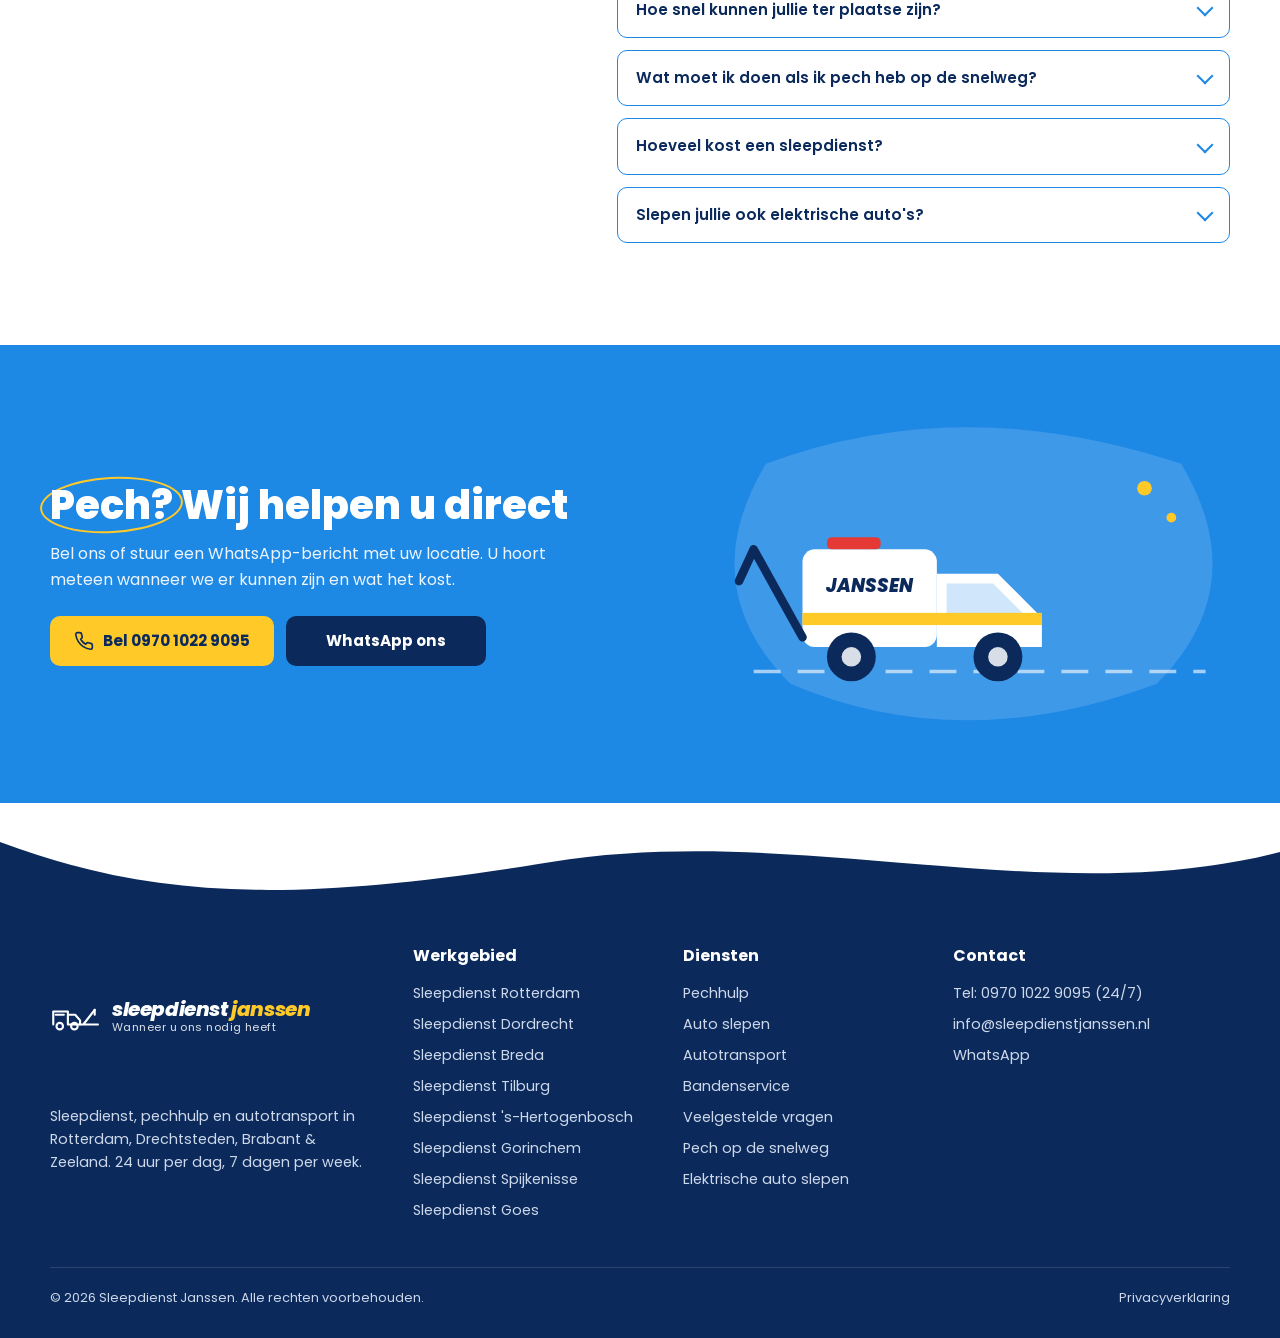
<file: contact/index.html>
<!doctype html>
<html lang="nl-NL"><head><meta charset="utf-8"><title>Sleepdienst Janssen</title>
<link rel="canonical" href="https://sleepdienstjanssen.nl/#contact"><meta name="robots" content="noindex">
<meta http-equiv="refresh" content="0; url=/#contact"></head>
<body><p>Deze pagina is verhuisd: <a href="/#contact">https://sleepdienstjanssen.nl/#contact</a></p></body></html>
</file>
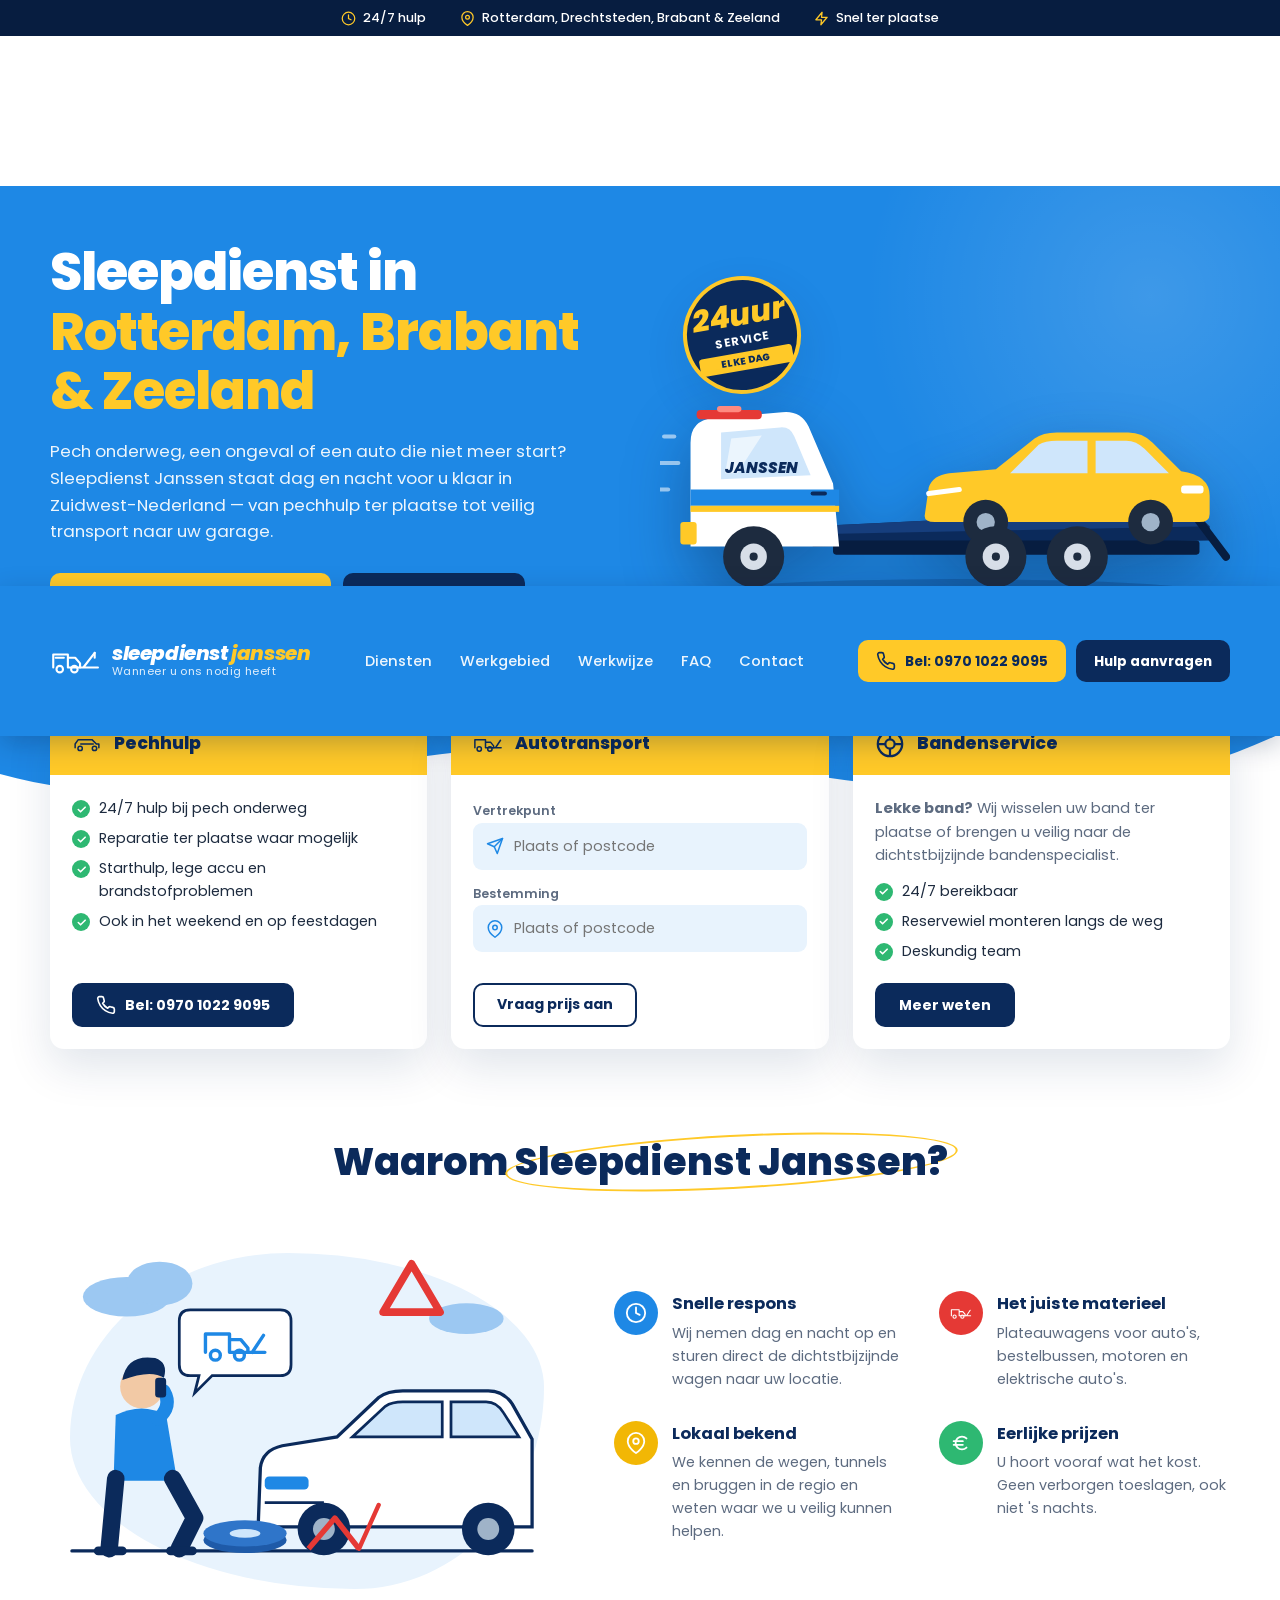
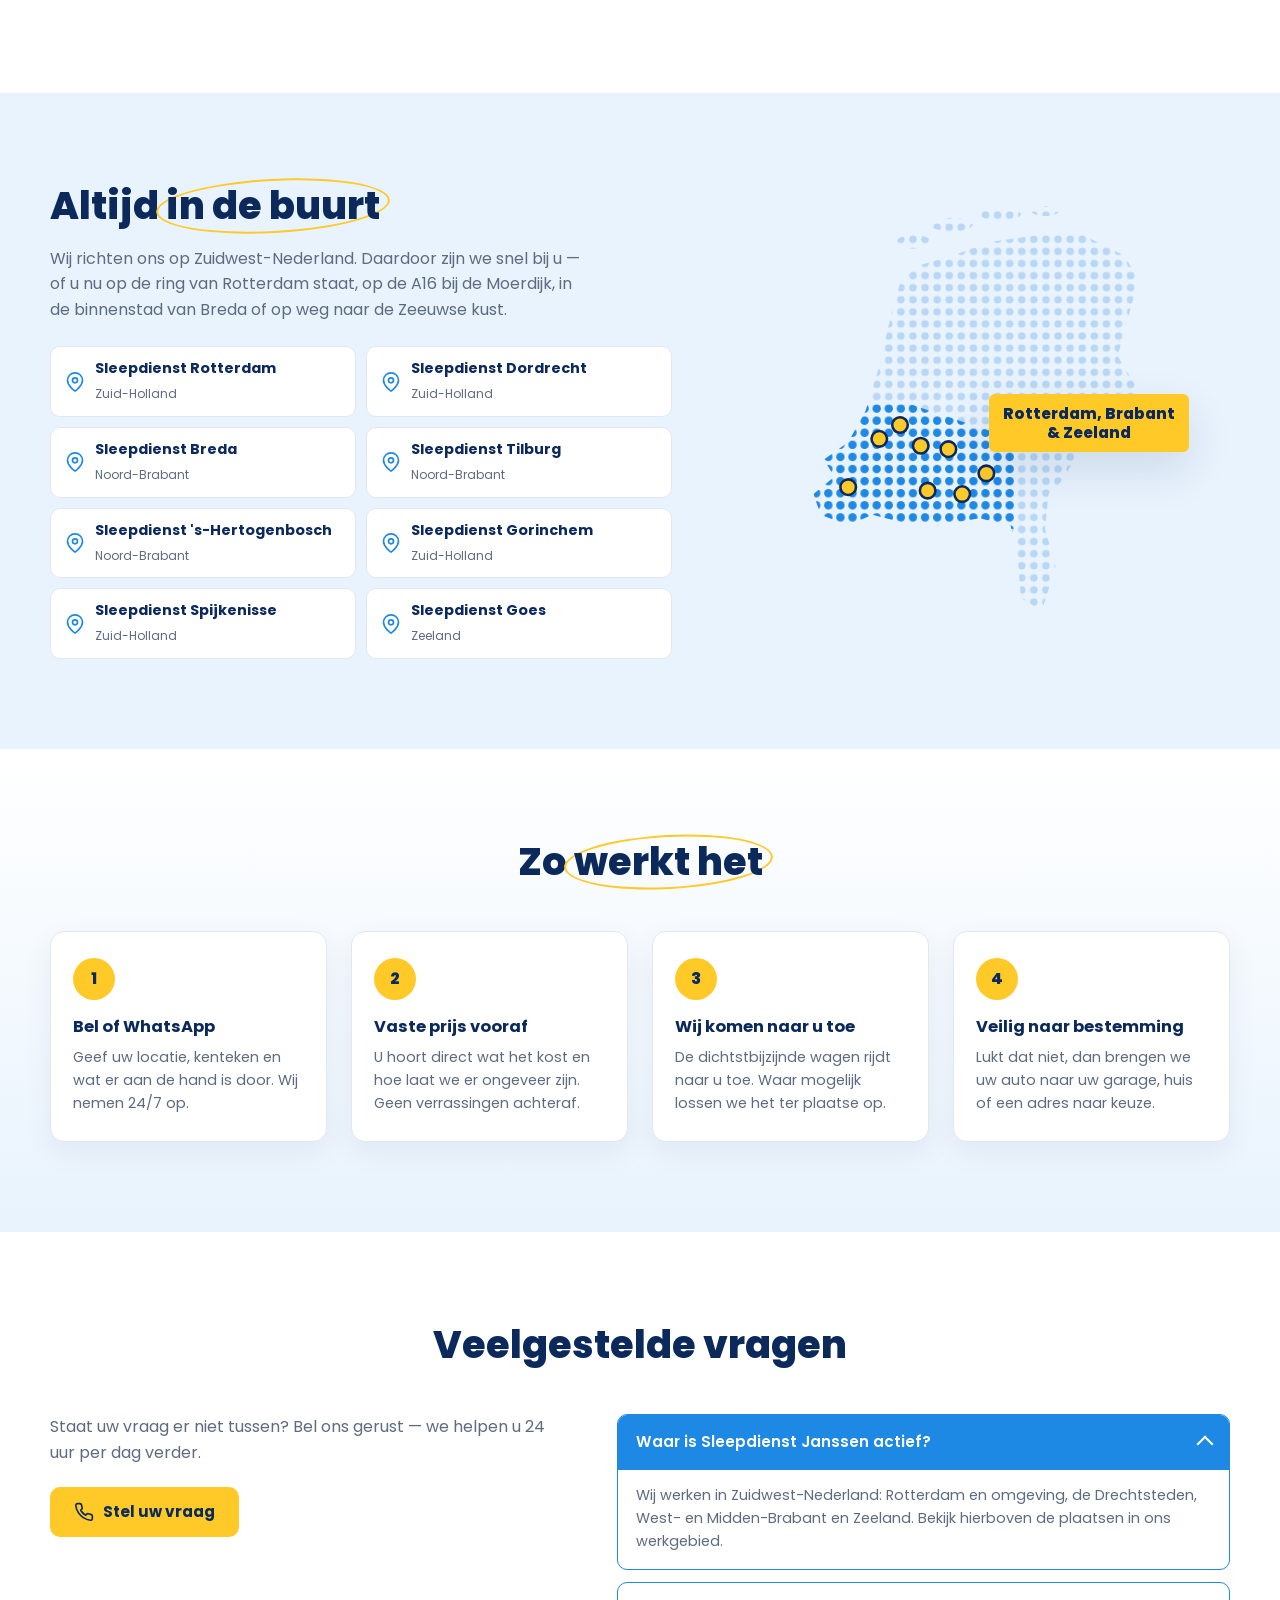
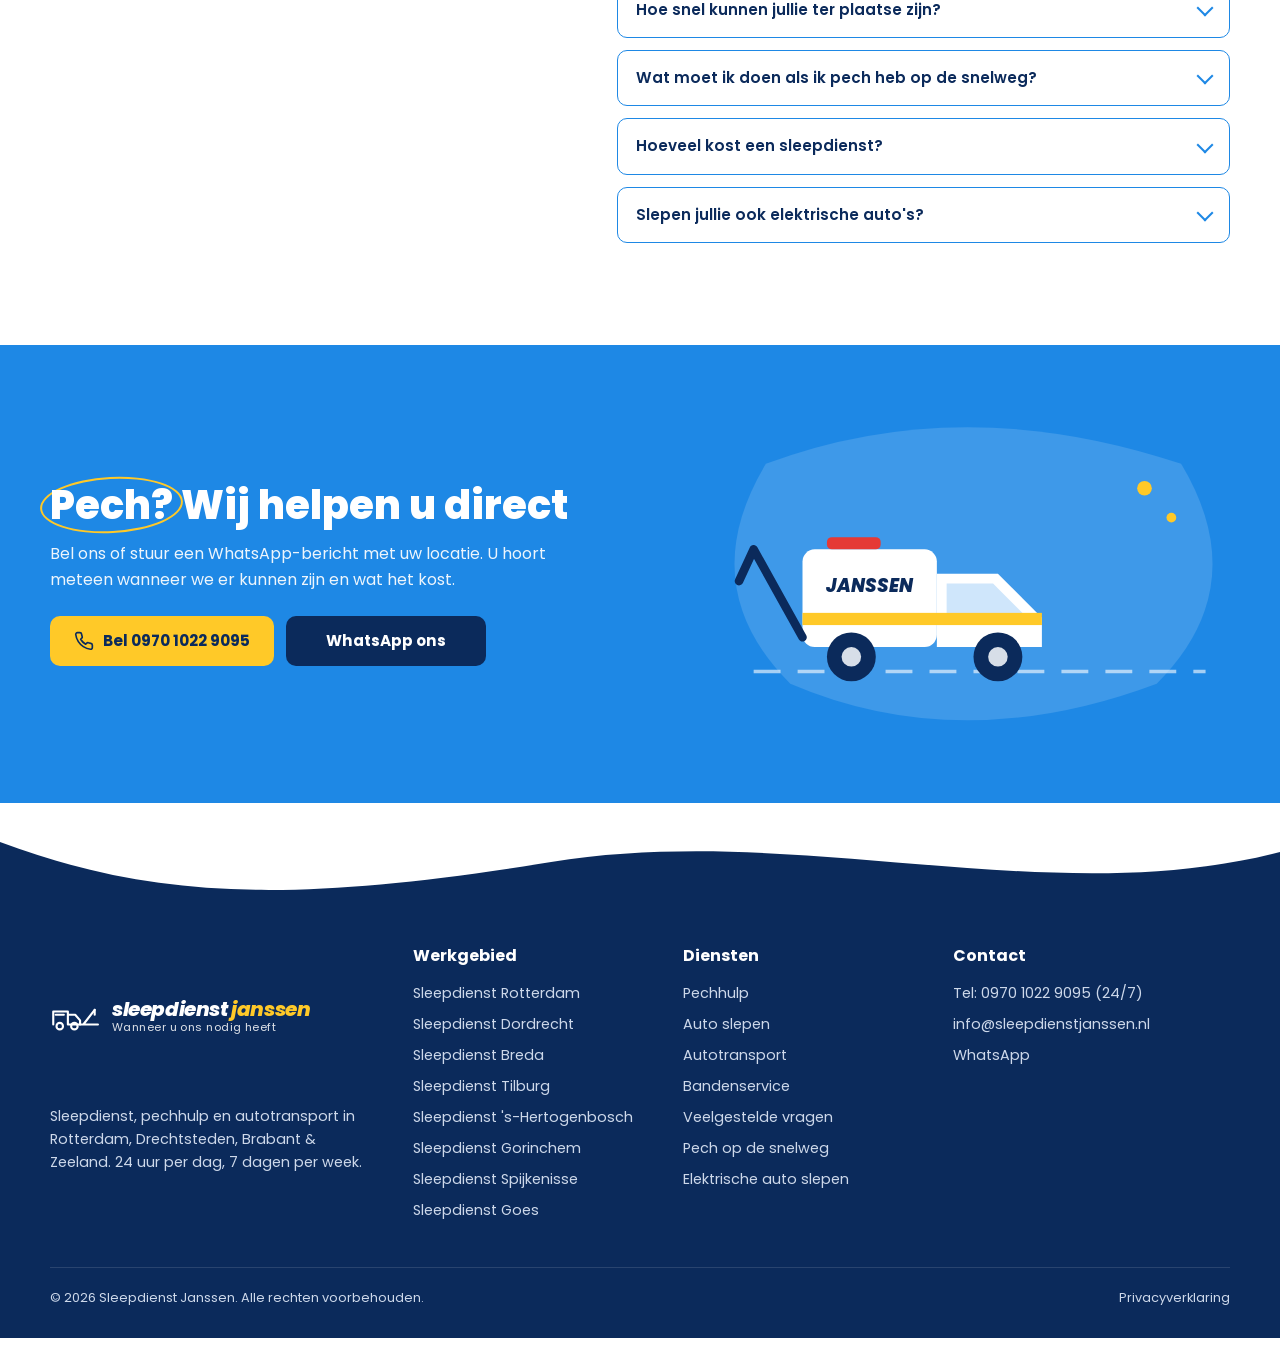
<file: diensten/index.html>
<!doctype html>
<html lang="nl-NL"><head><meta charset="utf-8"><title>Sleepdienst Janssen</title>
<link rel="canonical" href="https://sleepdienstjanssen.nl/#diensten"><meta name="robots" content="noindex">
<meta http-equiv="refresh" content="0; url=/#diensten"></head>
<body><p>Deze pagina is verhuisd: <a href="/#diensten">https://sleepdienstjanssen.nl/#diensten</a></p></body></html>
</file>
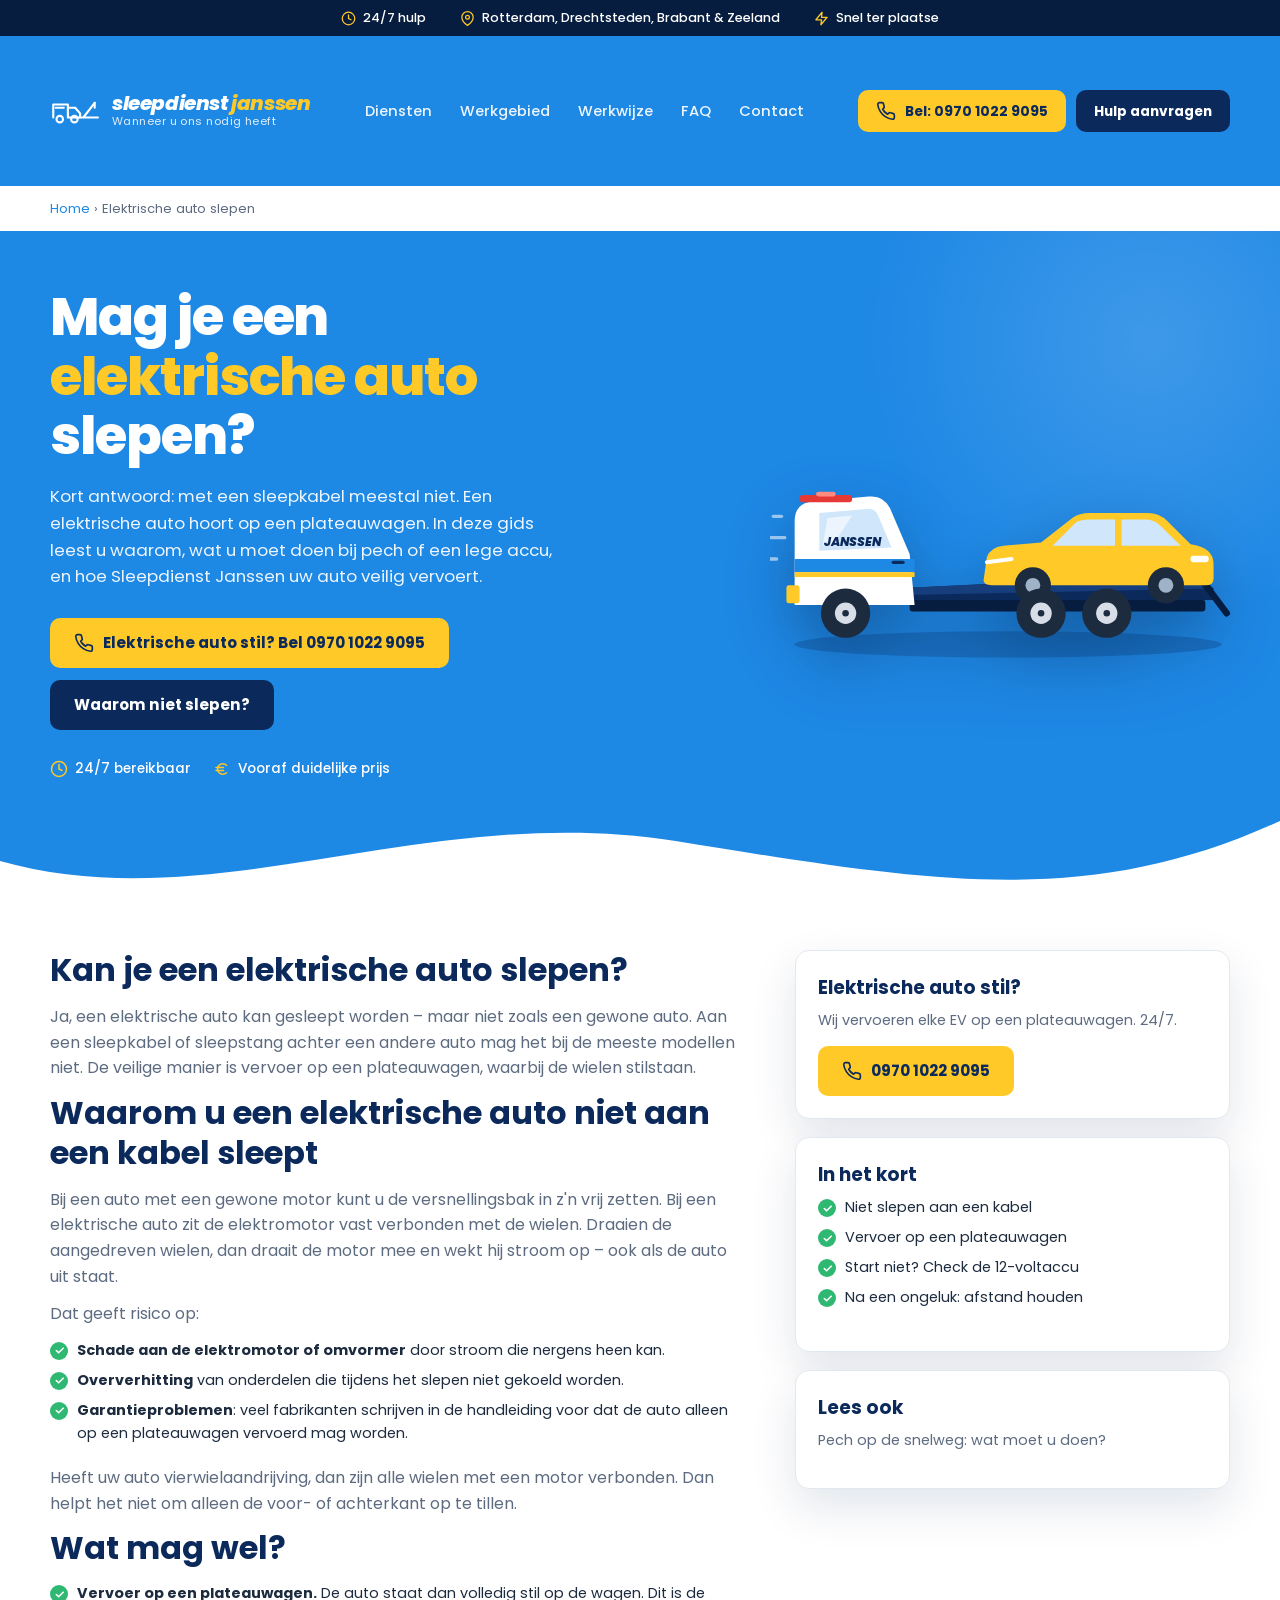
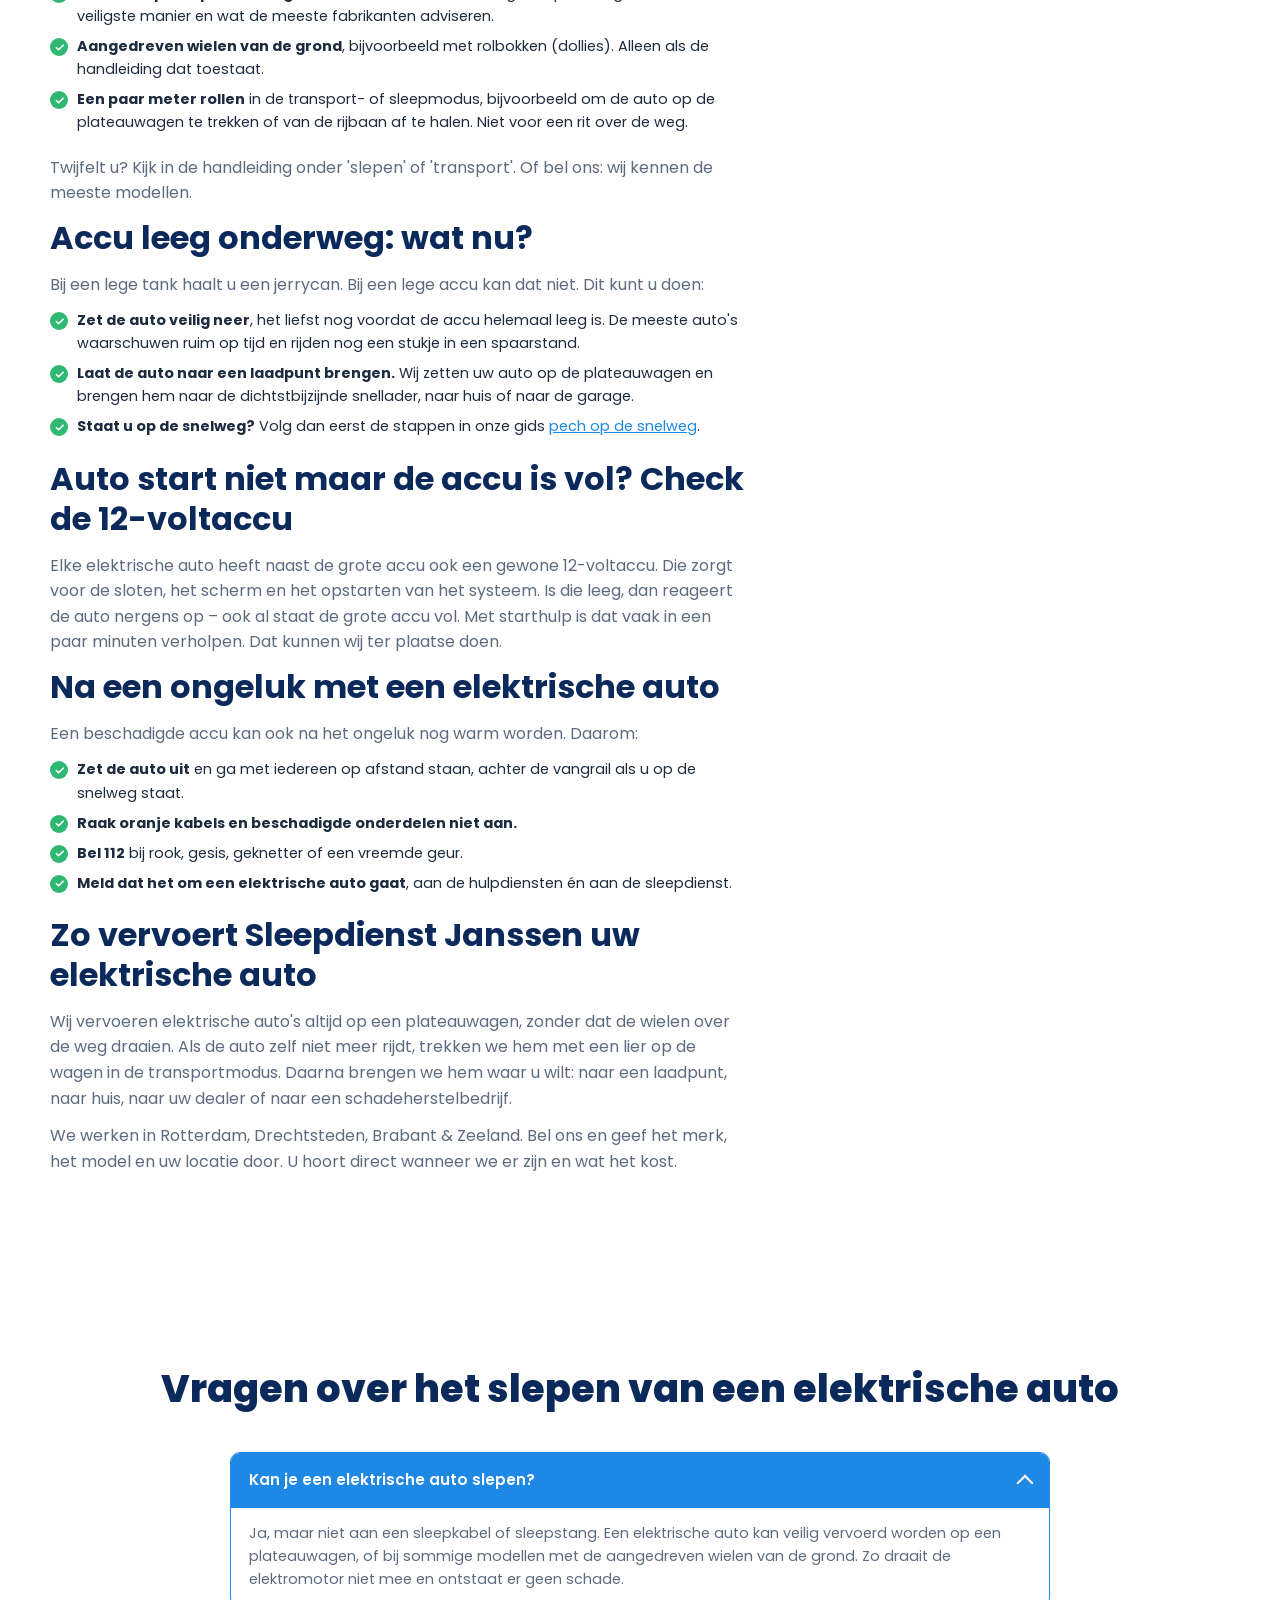
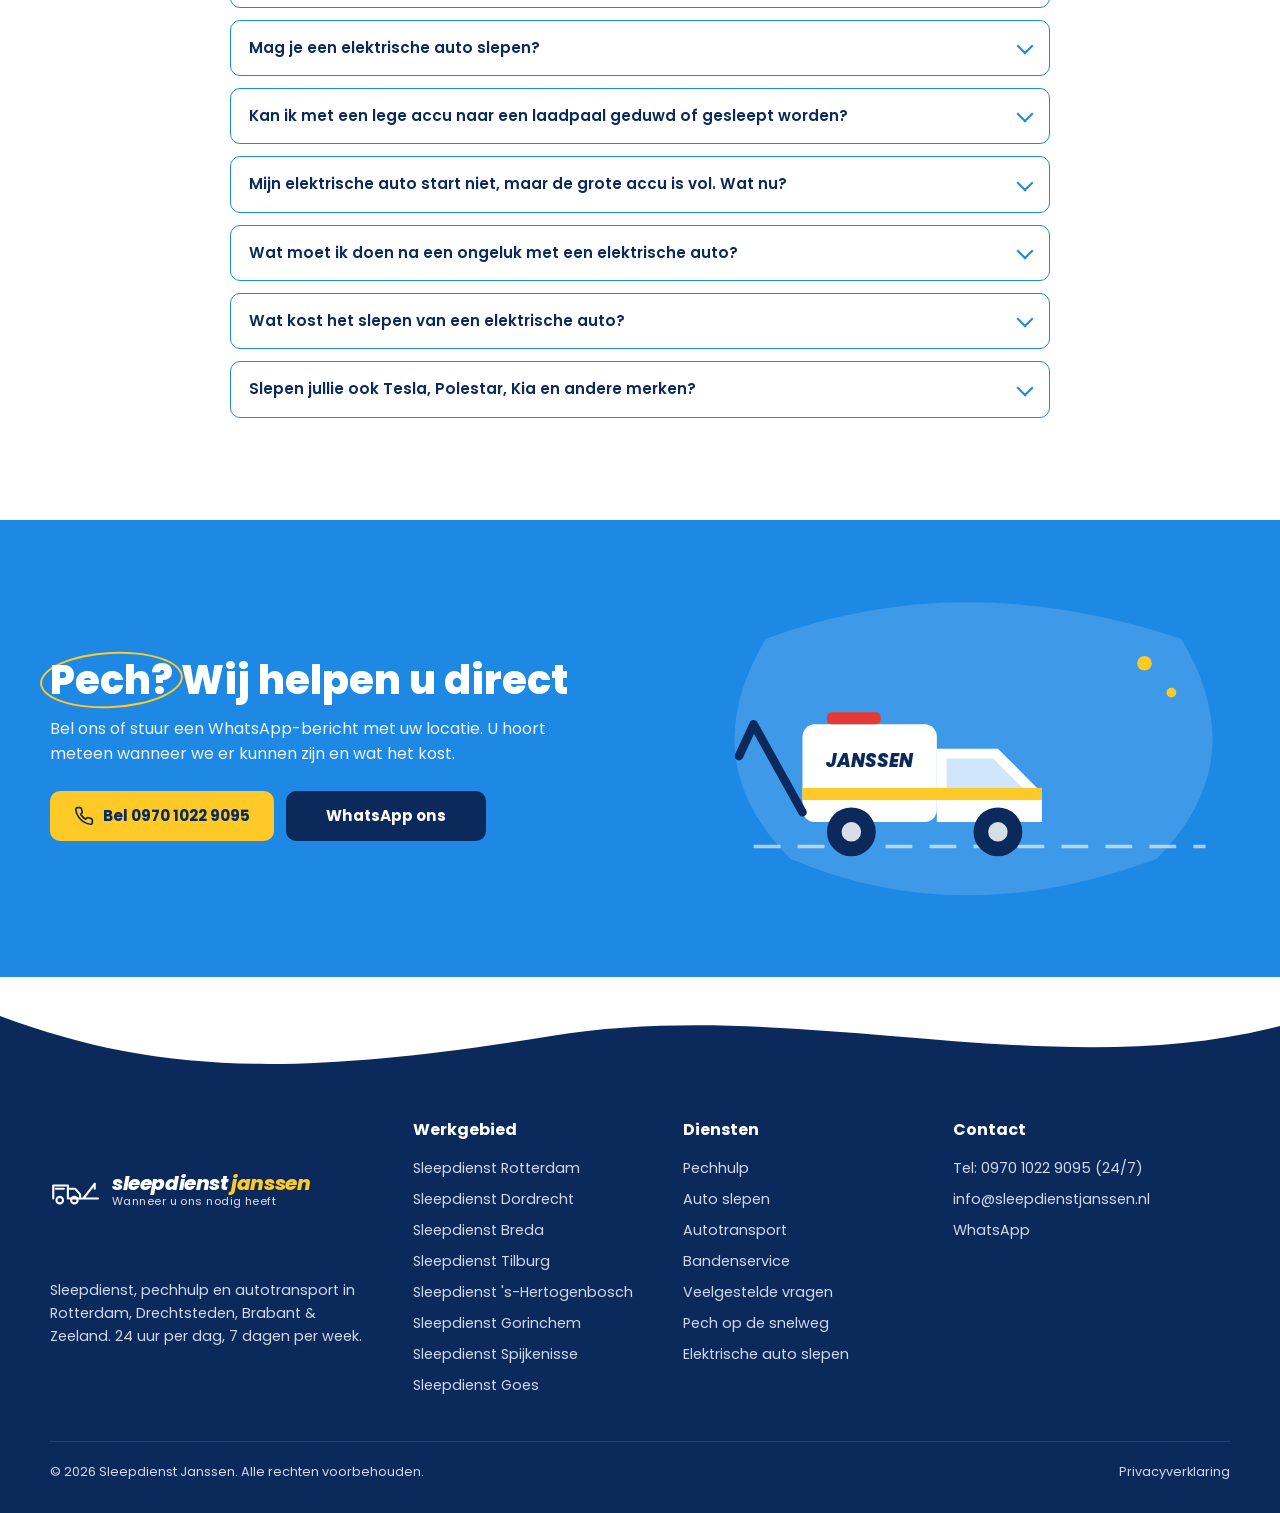
<file: elektrische-auto-slepen/index.html>
<!doctype html>
<html lang="nl-NL">
<head>
<meta charset="utf-8">
<meta name="viewport" content="width=device-width, initial-scale=1">
<title>Mag je een elektrische auto slepen? Zo doet u het veilig | Sleepdienst Janssen</title>
<meta name="description" content="Een elektrische auto slepen aan een kabel kan schade geven. Lees waarom, wat wel mag en wat u doet bij een lege accu. Wij vervoeren uw EV 24/7 op een plateauwagen: 0970 1022 9095.">
<link rel="canonical" href="https://sleepdienstjanssen.nl/elektrische-auto-slepen/">
<meta name="theme-color" content="#0b2a5b">
<meta property="og:type" content="website">
<meta property="og:title" content="Mag je een elektrische auto slepen? Zo doet u het veilig | Sleepdienst Janssen">
<meta property="og:description" content="Een elektrische auto slepen aan een kabel kan schade geven. Lees waarom, wat wel mag en wat u doet bij een lege accu. Wij vervoeren uw EV 24/7 op een plateauwagen: 0970 1022 9095.">
<meta property="og:url" content="https://sleepdienstjanssen.nl/elektrische-auto-slepen/">
<meta property="og:locale" content="nl_NL">
<link rel="preconnect" href="https://fonts.googleapis.com">
<link rel="preconnect" href="https://fonts.gstatic.com" crossorigin>
<link href="https://fonts.googleapis.com/css2?family=Poppins:ital,wght@0,400;0,500;0,600;0,700;0,800;1,700&display=swap" rel="stylesheet">
<link rel="stylesheet" href="/assets/style.css">
<link rel="icon" href="/favicon.ico" sizes="48x48">
<link rel="icon" href="/assets/favicon.svg" type="image/svg+xml">
<link rel="apple-touch-icon" href="/assets/icon-180.png">
<link rel="manifest" href="/assets/site.webmanifest">
<script type="application/ld+json">{"@context": "https://schema.org", "@graph": [{"@type": "Article", "headline": "Mag je een elektrische auto slepen?", "inLanguage": "nl-NL", "author": {"@type": "Organization", "name": "Sleepdienst Janssen"}, "publisher": {"@id": "https://sleepdienstjanssen.nl/#business"}, "mainEntityOfPage": "https://sleepdienstjanssen.nl/elektrische-auto-slepen/", "dateModified": "2026-10-22"}, {"@type": "FAQPage", "mainEntity": [{"@type": "Question", "name": "Kan je een elektrische auto slepen?", "acceptedAnswer": {"@type": "Answer", "text": "Ja, maar niet aan een sleepkabel of sleepstang. Een elektrische auto kan veilig vervoerd worden op een plateauwagen, of bij sommige modellen met de aangedreven wielen van de grond. Zo draait de elektromotor niet mee en ontstaat er geen schade."}}, {"@type": "Question", "name": "Mag je een elektrische auto slepen?", "acceptedAnswer": {"@type": "Answer", "text": "Met een sleepkabel of sleepstang: bij de meeste elektrische auto's niet. Als de aangedreven wielen draaien, draait ook de elektromotor mee en wekt hij stroom op. Dat kan de motor, de omvormer of de accu beschadigen. Laat een elektrische auto daarom vervoeren op een plateauwagen, of met de aangedreven wielen van de grond."}}, {"@type": "Question", "name": "Kan ik met een lege accu naar een laadpaal geduwd of gesleept worden?", "acceptedAnswer": {"@type": "Answer", "text": "Een paar meter rollen in de neutraalstand of transportmodus is bij veel modellen geen probleem, bijvoorbeeld om de auto van de weg af te krijgen. Voor een echte rit naar een laadpunt laat u de auto op een plateauwagen zetten. Wij brengen u naar de dichtstbijzijnde snellader, naar huis of naar de garage."}}, {"@type": "Question", "name": "Mijn elektrische auto start niet, maar de grote accu is vol. Wat nu?", "acceptedAnswer": {"@type": "Answer", "text": "Vaak is de 12-voltaccu leeg. Die voedt de elektronica, de sloten en het systeem dat de auto opstart. Met starthulp op de 12-voltaccu is het probleem vaak meteen opgelost. Kijk in de handleiding waar de startpunten zitten."}}, {"@type": "Question", "name": "Wat moet ik doen na een ongeluk met een elektrische auto?", "acceptedAnswer": {"@type": "Answer", "text": "Zet de auto uit als dat veilig kan, stap uit en blijf op afstand. Raak oranje kabels en beschadigde onderdelen niet aan. Ruikt u iets vreemds, ziet u rook of hoort u gesis of geknetter, bel dan 112. Meld altijd dat het om een elektrische auto gaat."}}, {"@type": "Question", "name": "Wat kost het slepen van een elektrische auto?", "acceptedAnswer": {"@type": "Answer", "text": "Dat hangt af van de afstand, de plek en het tijdstip. Bij Sleepdienst Janssen hoort u de prijs vooraf, voordat er een wagen naar u toe rijdt."}}, {"@type": "Question", "name": "Slepen jullie ook Tesla, Polestar, Kia en andere merken?", "acceptedAnswer": {"@type": "Answer", "text": "Ja. We vervoeren alle merken elektrische auto's op een plateauwagen. Geef het merk en model door als u belt, dan nemen we de juiste spullen mee."}}]}, {"@type": "BreadcrumbList", "itemListElement": [{"@type": "ListItem", "position": 1, "name": "Home", "item": "https://sleepdienstjanssen.nl/"}, {"@type": "ListItem", "position": 2, "name": "Elektrische auto slepen", "item": "https://sleepdienstjanssen.nl/elektrische-auto-slepen/"}]}]}</script>
</head>
<body>
<svg width="0" height="0" style="position:absolute" aria-hidden="true">
  <symbol id="i-phone" viewBox="0 0 24 24" fill="none" stroke="currentColor" stroke-width="2" stroke-linecap="round" stroke-linejoin="round"><path d="M22 16.9v3a2 2 0 0 1-2.2 2 19.8 19.8 0 0 1-8.6-3.1 19.5 19.5 0 0 1-6-6A19.8 19.8 0 0 1 2.1 4.2 2 2 0 0 1 4.1 2h3a2 2 0 0 1 2 1.7c.1 1 .4 1.9.7 2.8a2 2 0 0 1-.5 2.1L8 9.9a16 16 0 0 0 6 6l1.3-1.3a2 2 0 0 1 2.1-.4c.9.3 1.8.6 2.8.7a2 2 0 0 1 1.7 2z"/></symbol>
  <symbol id="i-clock" viewBox="0 0 24 24" fill="none" stroke="currentColor" stroke-width="2" stroke-linecap="round"><circle cx="12" cy="12" r="10"/><path d="M12 6v6l4 2"/></symbol>
  <symbol id="i-pin" viewBox="0 0 24 24" fill="none" stroke="currentColor" stroke-width="2" stroke-linecap="round" stroke-linejoin="round"><path d="M21 10c0 7-9 13-9 13S3 17 3 10a9 9 0 0 1 18 0z"/><circle cx="12" cy="10" r="3"/></symbol>
  <symbol id="i-bolt" viewBox="0 0 24 24" fill="none" stroke="currentColor" stroke-width="2" stroke-linecap="round" stroke-linejoin="round"><path d="M13 2 3 14h9l-1 8 10-12h-9z"/></symbol>
  <symbol id="i-cal" viewBox="0 0 24 24" fill="none" stroke="currentColor" stroke-width="2" stroke-linecap="round"><rect x="3" y="4" width="18" height="18" rx="2"/><path d="M16 2v4M8 2v4M3 10h18"/></symbol>
  <symbol id="i-send" viewBox="0 0 24 24" fill="none" stroke="currentColor" stroke-width="2" stroke-linecap="round" stroke-linejoin="round"><path d="m22 2-7 20-4-9-9-4z"/><path d="M22 2 11 13"/></symbol>
  <symbol id="i-shield" viewBox="0 0 24 24" fill="none" stroke="currentColor" stroke-width="2" stroke-linecap="round" stroke-linejoin="round"><path d="M12 22s8-4 8-10V5l-8-3-8 3v7c0 6 8 10 8 10z"/><path d="m9 12 2 2 4-4"/></symbol>
  <symbol id="i-euro" viewBox="0 0 24 24" fill="none" stroke="currentColor" stroke-width="2" stroke-linecap="round"><path d="M18 7a7 7 0 1 0 0 10M4 10h10M4 14h10"/></symbol>
  <symbol id="i-user" viewBox="0 0 24 24" fill="none" stroke="currentColor" stroke-width="2" stroke-linecap="round"><circle cx="12" cy="8" r="4"/><path d="M4 21a8 8 0 0 1 16 0"/></symbol>
  <symbol id="i-tool" viewBox="0 0 24 24" fill="none" stroke="currentColor" stroke-width="2" stroke-linecap="round" stroke-linejoin="round"><path d="M14.7 6.3a4 4 0 0 0 5 5L22 14l-8 8-2.3-2.3a4 4 0 0 0-5-5L2 10l8-8z" transform="scale(.9) translate(1 1)"/></symbol>
  <symbol id="i-truck" viewBox="0 0 48 32" fill="none" stroke="currentColor" stroke-width="2.4" stroke-linecap="round" stroke-linejoin="round"><path d="M3 22V9h17v13M20 13h8l5 6v3H20"/><path d="M33 22h12M36 22l8-12"/><circle cx="10" cy="24" r="3.5"/><circle cx="27" cy="24" r="3.5"/></symbol>
  <symbol id="i-car" viewBox="0 0 48 32" fill="none" stroke="currentColor" stroke-width="2.4" stroke-linecap="round" stroke-linejoin="round"><path d="M5 22v-6l5-7h22l7 7h4v6"/><path d="M14 16h20"/><circle cx="13" cy="23" r="3.5"/><circle cx="36" cy="23" r="3.5"/></symbol>
  <symbol id="i-tire" viewBox="0 0 32 32" fill="none" stroke="currentColor" stroke-width="2.4"><circle cx="16" cy="16" r="13"/><circle cx="16" cy="16" r="5"/><path d="M16 3v8M16 21v8M3 16h8M21 16h8"/></symbol>
  <symbol id="i-arrow-l" viewBox="0 0 24 24" fill="none" stroke="currentColor" stroke-width="2.5" stroke-linecap="round" stroke-linejoin="round"><path d="m15 18-6-6 6-6"/></symbol>
  <symbol id="i-arrow-r" viewBox="0 0 24 24" fill="none" stroke="currentColor" stroke-width="2.5" stroke-linecap="round" stroke-linejoin="round"><path d="m9 18 6-6-6-6"/></symbol>
  <symbol id="i-logo" viewBox="0 0 64 40" fill="none" stroke="currentColor" stroke-width="2.6" stroke-linecap="round" stroke-linejoin="round"><path d="M4 28V12h18v16M22 16h9l6 7v5H22"/><path d="M37 28h22M41 28l14-18"/><path d="M55 10v6"/><circle cx="12" cy="30" r="4"/><circle cx="30" cy="30" r="4"/><path d="M7 16h10"/></symbol>
  <symbol id="i-google" viewBox="0 0 24 24"><path fill="#4285F4" d="M22.6 12.2c0-.8-.1-1.4-.2-2.1H12v4h6c-.1 1-.8 2.6-2.3 3.6l3.5 2.7c2.1-1.9 3.4-4.8 3.4-8.2z"/><path fill="#34A853" d="M12 23c2.9 0 5.4-1 7.2-2.6l-3.5-2.7c-.9.7-2.2 1.1-3.7 1.1-2.8 0-5.2-1.9-6.1-4.5H2.3v2.8C4.1 20.7 7.8 23 12 23z"/><path fill="#FBBC05" d="M5.9 14.3c-.2-.7-.4-1.4-.4-2.3s.1-1.6.4-2.3V6.9H2.3C1.5 8.4 1 10.1 1 12s.5 3.6 1.3 5.1z"/><path fill="#EA4335" d="M12 5.4c1.6 0 2.7.7 3.3 1.3l2.4-2.4C16.4 2.9 14.4 2 12 2 7.8 2 4.1 4.3 2.3 7.9l3.6 2.8C6.8 7.3 9.2 5.4 12 5.4z"/></symbol>
</svg>

<div class="topbar"><div class="container">
  <span><svg><use href="#i-clock"/></svg>24/7 hulp</span>
  <span><svg><use href="#i-pin"/></svg>Rotterdam, Drechtsteden, Brabant & Zeeland</span>
  <span><svg><use href="#i-bolt"/></svg>Snel ter plaatse</span>
</div></div>
<header class="navwrap" id="nav">
  <nav class="container">
    <a class="logo" href="/" aria-label="Sleepdienst Janssen — home">
      <svg><use href="#i-logo"/></svg>
      <span><b>sleepdienst <em>janssen</em></b><small>Wanneer u ons nodig heeft</small></span>
    </a>
    <ul class="navlinks" id="navlinks">
      <li><a href="/#diensten">Diensten</a></li>
      <li><a href="/#werkgebied">Werkgebied</a></li>
      <li><a href="/#werkwijze">Werkwijze</a></li>
      <li><a href="/#faq">FAQ</a></li>
      <li><a href="#contact">Contact</a></li>
    </ul>
    <div class="navcta">
      <a class="btn btn-yellow" href="tel:+3197010229095"><svg class="ico"><use href="#i-phone"/></svg>Bel: 0970 1022 9095</a>
      <a class="btn btn-navy" href="#contact">Hulp aanvragen</a>
    </div>
    <button class="burger" id="burger" aria-label="Menu openen" aria-expanded="false" aria-controls="navlinks">
      <svg viewBox="0 0 24 24" fill="none" stroke="currentColor" stroke-width="2.4" stroke-linecap="round"><path d="M3 6h18M3 12h18M3 18h18"/></svg>
    </button>
  </nav>
</header>
<nav class="crumbs container" aria-label="Kruimelpad"><a href="/">Home</a> › <span>Elektrische auto slepen</span></nav>
<main>
<section class="hero hero-city">
  <div class="container hero-grid">
    <div>
      <h1>Mag je een <span>elektrische auto</span> slepen?</h1>
      <p>Kort antwoord: met een sleepkabel meestal niet. Een elektrische auto hoort op een plateauwagen. In deze gids leest u waarom, wat u moet doen bij pech of een lege accu, en hoe Sleepdienst Janssen uw auto veilig vervoert.</p>
      <div class="actions">
        <a class="btn btn-yellow" href="tel:+3197010229095"><svg class="ico"><use href="#i-phone"/></svg>Elektrische auto stil? Bel 0970 1022 9095</a>
        <a class="btn btn-navy" href="#waarom">Waarom niet slepen?</a>
      </div>
      <div class="trust">
        <span><svg><use href="#i-clock"/></svg>24/7 bereikbaar</span>
        <span><svg><use href="#i-euro"/></svg>Vooraf duidelijke prijs</span>
      </div>
    </div>
    <div class="hero-art"><svg class="truck" viewBox="0 0 560 330" role="img" aria-label="Takelwagen van Sleepdienst Janssen met een auto op het plateau">
        <ellipse cx="290" cy="300" rx="260" ry="16" fill="#0b2a5b" opacity=".25"/>
        <!-- plateau -->
        <path d="M150 232 L520 214 L540 232 L540 246 L150 252 Z" fill="#0b2a5b"/>
        <path d="M150 232 L520 214 L540 232 L150 240Z" fill="#163e7d"/>
        <rect x="170" y="246" width="360" height="14" rx="3" fill="#071d40"/>
        <path d="M520 214 L556 262" stroke="#071d40" stroke-width="8" stroke-linecap="round"/>
        <!-- auto op plateau -->
        <g transform="translate(250 130)">
          <path d="M10 92 L14 64 Q18 52 34 50 L80 46 L118 16 Q126 10 140 10 L210 10 Q224 10 234 20 L262 48 L262 48 Q290 52 290 72 L290 90 Q290 98 280 98 L20 98 Q10 98 10 92Z" fill="#ffc928"/>
          <path d="M122 22 Q128 18 140 18 L170 18 L170 50 L94 50Z" fill="#cfe6fb"/>
          <path d="M178 18 L208 18 Q218 18 226 26 L250 50 L178 50Z" fill="#cfe6fb"/>
          <path d="M14 70 L44 66" stroke="#fff" stroke-width="5" stroke-linecap="round"/>
          <rect x="262" y="62" width="22" height="8" rx="3" fill="#fff"/>
          <circle cx="70" cy="98" r="22" fill="#1d2b3f"/><circle cx="70" cy="98" r="9" fill="#9fb3c8"/>
          <circle cx="232" cy="98" r="22" fill="#1d2b3f"/><circle cx="232" cy="98" r="9" fill="#9fb3c8"/>
        </g>
        <!-- cabine -->
        <path d="M30 252 L30 150 Q30 128 52 126 L120 120 Q138 118 146 134 L170 190 L176 252 Z" fill="#fff"/>
        <path d="M60 140 L118 135 Q128 134 132 144 L148 182 L60 186 Z" fill="#cfe6fb"/>
        <path d="M70 146 L100 143 L76 180 L64 180Z" fill="#fff" opacity=".6"/>
        <rect x="30" y="196" width="146" height="16" fill="#1e88e5"/>
        <rect x="30" y="212" width="146" height="6" fill="#ffc928"/>
        <text x="100" y="180" text-anchor="middle" font-family="Poppins,Arial" font-weight="800" font-style="italic" font-size="15" fill="#0b2a5b">JANSSEN</text>
        <rect x="20" y="228" width="16" height="22" rx="3" fill="#ffc928"/>
        <rect x="36" y="118" width="64" height="9" rx="4" fill="#e53935"/>
        <rect x="56" y="114" width="24" height="6" rx="3" fill="#ff8a80"/>
        <path d="M150 200 L162 200" stroke="#0b2a5b" stroke-width="4" stroke-linecap="round"/>
        <!-- wielen -->
        <circle cx="92" cy="262" r="30" fill="#1d2b3f"/><circle cx="92" cy="262" r="13" fill="#d7dee8"/><circle cx="92" cy="262" r="4" fill="#1d2b3f"/>
        <circle cx="330" cy="262" r="30" fill="#1d2b3f"/><circle cx="330" cy="262" r="13" fill="#d7dee8"/><circle cx="330" cy="262" r="4" fill="#1d2b3f"/>
        <circle cx="410" cy="262" r="30" fill="#1d2b3f"/><circle cx="410" cy="262" r="13" fill="#d7dee8"/><circle cx="410" cy="262" r="4" fill="#1d2b3f"/>
        <!-- snelheidslijnen -->
        <g stroke="#fff" stroke-width="4" stroke-linecap="round" opacity=".55"><path d="M0 170h18"/><path d="M-4 196h12"/><path d="M4 144h10"/></g>
      </svg>
</div>
  </div>
  <svg class="wave" viewBox="0 0 1440 120" preserveAspectRatio="none" aria-hidden="true"><path d="M0 70 C 240 130, 480 10, 760 50 S 1220 120, 1440 30 L1440 120 L0 120Z" fill="#fff"/></svg>
</section>
<section class="section city-body">
  <div class="container city-grid">
    <article class="prose">
      <h2>Kan je een elektrische auto slepen?</h2>
      <p>Ja, een elektrische auto kan gesleept worden – maar niet zoals een gewone auto. Aan een sleepkabel of sleepstang achter een andere auto mag het bij de meeste modellen niet. De veilige manier is vervoer op een plateauwagen, waarbij de wielen stilstaan.</p>

      <h2 id="waarom">Waarom u een elektrische auto niet aan een kabel sleept</h2>
      <p>Bij een auto met een gewone motor kunt u de versnellingsbak in z'n vrij zetten. Bij een elektrische auto zit de elektromotor vast verbonden met de wielen. Draaien de aangedreven wielen, dan draait de motor mee en wekt hij stroom op – ook als de auto uit staat.</p>
      <p>Dat geeft risico op:</p>
      <ul class="checks">
        <li><span><b>Schade aan de elektromotor of omvormer</b> door stroom die nergens heen kan.</span></li>
        <li><span><b>Oververhitting</b> van onderdelen die tijdens het slepen niet gekoeld worden.</span></li>
        <li><span><b>Garantieproblemen</b>: veel fabrikanten schrijven in de handleiding voor dat de auto alleen op een plateauwagen vervoerd mag worden.</span></li>
      </ul>
      <p>Heeft uw auto vierwielaandrijving, dan zijn alle wielen met een motor verbonden. Dan helpt het niet om alleen de voor- of achterkant op te tillen.</p>

      <h2>Wat mag wel?</h2>
      <ul class="checks">
        <li><span><b>Vervoer op een plateauwagen.</b> De auto staat dan volledig stil op de wagen. Dit is de veiligste manier en wat de meeste fabrikanten adviseren.</span></li>
        <li><span><b>Aangedreven wielen van de grond</b>, bijvoorbeeld met rolbokken (dollies). Alleen als de handleiding dat toestaat.</span></li>
        <li><span><b>Een paar meter rollen</b> in de transport- of sleepmodus, bijvoorbeeld om de auto op de plateauwagen te trekken of van de rijbaan af te halen. Niet voor een rit over de weg.</span></li>
      </ul>
      <p>Twijfelt u? Kijk in de handleiding onder 'slepen' of 'transport'. Of bel ons: wij kennen de meeste modellen.</p>

      <h2>Accu leeg onderweg: wat nu?</h2>
      <p>Bij een lege tank haalt u een jerrycan. Bij een lege accu kan dat niet. Dit kunt u doen:</p>
      <ul class="checks">
        <li><span><b>Zet de auto veilig neer</b>, het liefst nog voordat de accu helemaal leeg is. De meeste auto's waarschuwen ruim op tijd en rijden nog een stukje in een spaarstand.</span></li>
        <li><span><b>Laat de auto naar een laadpunt brengen.</b> Wij zetten uw auto op de plateauwagen en brengen hem naar de dichtstbijzijnde snellader, naar huis of naar de garage.</span></li>
        <li><span><b>Staat u op de snelweg?</b> Volg dan eerst de stappen in onze gids <a href="/pech-op-de-snelweg/">pech op de snelweg</a>.</span></li>
      </ul>

      <h2>Auto start niet maar de accu is vol? Check de 12-voltaccu</h2>
      <p>Elke elektrische auto heeft naast de grote accu ook een gewone 12-voltaccu. Die zorgt voor de sloten, het scherm en het opstarten van het systeem. Is die leeg, dan reageert de auto nergens op – ook al staat de grote accu vol. Met starthulp is dat vaak in een paar minuten verholpen. Dat kunnen wij ter plaatse doen.</p>

      <h2>Na een ongeluk met een elektrische auto</h2>
      <p>Een beschadigde accu kan ook na het ongeluk nog warm worden. Daarom:</p>
      <ul class="checks">
        <li><span><b>Zet de auto uit</b> en ga met iedereen op afstand staan, achter de vangrail als u op de snelweg staat.</span></li>
        <li><span><b>Raak oranje kabels en beschadigde onderdelen niet aan.</b></span></li>
        <li><span><b>Bel 112</b> bij rook, gesis, geknetter of een vreemde geur.</span></li>
        <li><span><b>Meld dat het om een elektrische auto gaat</b>, aan de hulpdiensten én aan de sleepdienst.</span></li>
      </ul>

      <h2>Zo vervoert Sleepdienst Janssen uw elektrische auto</h2>
      <p>Wij vervoeren elektrische auto's altijd op een plateauwagen, zonder dat de wielen over de weg draaien. Als de auto zelf niet meer rijdt, trekken we hem met een lier op de wagen in de transportmodus. Daarna brengen we hem waar u wilt: naar een laadpunt, naar huis, naar uw dealer of naar een schadeherstelbedrijf.</p>
      <p>We werken in Rotterdam, Drechtsteden, Brabant & Zeeland. Bel ons en geef het merk, het model en uw locatie door. U hoort direct wanneer we er zijn en wat het kost.</p>
    </article>
    <aside class="side">
      <div class="side-card">
        <h3>Elektrische auto stil?</h3>
        <p>Wij vervoeren elke EV op een plateauwagen. 24/7.</p>
        <a class="btn btn-yellow" href="tel:+3197010229095"><svg class="ico"><use href="#i-phone"/></svg>0970 1022 9095</a>
      </div>
      <div class="side-card">
        <h3>In het kort</h3>
        <ul class="checks">
          <li>Niet slepen aan een kabel</li>
          <li>Vervoer op een plateauwagen</li>
          <li>Start niet? Check de 12-voltaccu</li>
          <li>Na een ongeluk: afstand houden</li>
        </ul>
      </div>
      <div class="side-card">
        <h3>Lees ook</h3>
        <p><a href="/pech-op-de-snelweg/">Pech op de snelweg: wat moet u doen?</a></p>
      </div>
    </aside>
  </div>
</section>
<section class="section" id="faq">
  <div class="container">
    <h2 class="title center">Vragen over het slepen van een elektrische auto</h2>
    <div class="faq narrow"><details open><summary>Kan je een elektrische auto slepen?</summary><p>Ja, maar niet aan een sleepkabel of sleepstang. Een elektrische auto kan veilig vervoerd worden op een plateauwagen, of bij sommige modellen met de aangedreven wielen van de grond. Zo draait de elektromotor niet mee en ontstaat er geen schade.</p></details><details><summary>Mag je een elektrische auto slepen?</summary><p>Met een sleepkabel of sleepstang: bij de meeste elektrische auto&#x27;s niet. Als de aangedreven wielen draaien, draait ook de elektromotor mee en wekt hij stroom op. Dat kan de motor, de omvormer of de accu beschadigen. Laat een elektrische auto daarom vervoeren op een plateauwagen, of met de aangedreven wielen van de grond.</p></details><details><summary>Kan ik met een lege accu naar een laadpaal geduwd of gesleept worden?</summary><p>Een paar meter rollen in de neutraalstand of transportmodus is bij veel modellen geen probleem, bijvoorbeeld om de auto van de weg af te krijgen. Voor een echte rit naar een laadpunt laat u de auto op een plateauwagen zetten. Wij brengen u naar de dichtstbijzijnde snellader, naar huis of naar de garage.</p></details><details><summary>Mijn elektrische auto start niet, maar de grote accu is vol. Wat nu?</summary><p>Vaak is de 12-voltaccu leeg. Die voedt de elektronica, de sloten en het systeem dat de auto opstart. Met starthulp op de 12-voltaccu is het probleem vaak meteen opgelost. Kijk in de handleiding waar de startpunten zitten.</p></details><details><summary>Wat moet ik doen na een ongeluk met een elektrische auto?</summary><p>Zet de auto uit als dat veilig kan, stap uit en blijf op afstand. Raak oranje kabels en beschadigde onderdelen niet aan. Ruikt u iets vreemds, ziet u rook of hoort u gesis of geknetter, bel dan 112. Meld altijd dat het om een elektrische auto gaat.</p></details><details><summary>Wat kost het slepen van een elektrische auto?</summary><p>Dat hangt af van de afstand, de plek en het tijdstip. Bij Sleepdienst Janssen hoort u de prijs vooraf, voordat er een wagen naar u toe rijdt.</p></details><details><summary>Slepen jullie ook Tesla, Polestar, Kia en andere merken?</summary><p>Ja. We vervoeren alle merken elektrische auto&#x27;s op een plateauwagen. Geef het merk en model door als u belt, dan nemen we de juiste spullen mee.</p></details></div>
  </div>
</section>
<section class="cta" id="contact">
  <div class="container cta-grid">
    <div>
      <h2><span class="hl">Pech?</span> Wij helpen u direct</h2>
      <p>Bel ons of stuur een WhatsApp-bericht met uw locatie. U hoort meteen wanneer we er kunnen zijn en wat het kost.</p>
      <div class="actions">
        <a class="btn btn-yellow" href="tel:+3197010229095"><svg class="ico"><use href="#i-phone"/></svg>Bel 0970 1022 9095</a>
        <a class="btn btn-navy" href="https://wa.me/3197010229095?text=Hallo%20Sleepdienst%20Janssen%2C%20ik%20heb%20hulp%20nodig.%20Mijn%20locatie%20is%3A%20" target="_blank" rel="noopener">WhatsApp ons</a>
      </div>
    </div>
    <svg viewBox="0 0 420 260" role="img" aria-label="Sleepwagen onderweg naar een klant">
      <path d="M40 40 Q200 -20 380 40 Q440 140 360 220 Q200 280 60 220 Q-20 140 40 40Z" fill="#fff" opacity=".14"/>
      <path d="M30 210 H400" stroke="#fff" stroke-width="3" stroke-dasharray="22 14" opacity=".6"/>
      <g transform="translate(70 70)">
        <rect x="0" y="40" width="110" height="80" rx="10" fill="#fff"/>
        <path d="M110 60 h50 l36 36 v24 H110Z" fill="#fff"/>
        <path d="M118 68 h38 l26 26 h-64Z" fill="#cfe6fb"/>
        <rect x="0" y="92" width="196" height="10" fill="#ffc928"/>
        <rect x="20" y="30" width="44" height="10" rx="4" fill="#e53935"/>
        <path d="M0 112 L-40 40 M-40 40 L-52 66" stroke="#0b2a5b" stroke-width="7" stroke-linecap="round"/>
        <circle cx="40" cy="128" r="20" fill="#0b2a5b"/><circle cx="40" cy="128" r="8" fill="#d7dee8"/>
        <circle cx="160" cy="128" r="20" fill="#0b2a5b"/><circle cx="160" cy="128" r="8" fill="#d7dee8"/>
        <text x="55" y="75" text-anchor="middle" font-family="Poppins,Arial" font-weight="800" font-style="italic" font-size="15" fill="#0b2a5b">JANSSEN</text>
      </g>
      <g fill="#ffc928"><circle cx="350" cy="60" r="6"/><circle cx="372" cy="84" r="4"/></g>
    </svg>

  </div>
</section>
</main>
<footer>
  <svg class="wave-top" viewBox="0 0 1440 90" preserveAspectRatio="none" aria-hidden="true"><path d="M0 0 H1440 V30 C 1180 90, 900 0, 620 40 S 180 80, 0 20Z" fill="#fff"/></svg>
  <div class="container">
    <div class="foot">
      <div>
        <a class="logo" href="/"><svg><use href="#i-logo"/></svg><span><b>sleepdienst <em>janssen</em></b><small>Wanneer u ons nodig heeft</small></span></a>
        <p>Sleepdienst, pechhulp en autotransport in Rotterdam, Drechtsteden, Brabant & Zeeland. 24 uur per dag, 7 dagen per week.</p>
      </div>
      <div><h4>Werkgebied</h4><ul><li><a href="/sleepdienst-rotterdam/">Sleepdienst Rotterdam</a></li><li><a href="/sleepdienst-dordrecht/">Sleepdienst Dordrecht</a></li><li><a href="/sleepdienst-breda/">Sleepdienst Breda</a></li><li><a href="/sleepdienst-tilburg/">Sleepdienst Tilburg</a></li><li><a href="/sleepdienst-den-bosch/">Sleepdienst &#x27;s-Hertogenbosch</a></li><li><a href="/sleepdienst-gorinchem/">Sleepdienst Gorinchem</a></li><li><a href="/sleepdienst-spijkenisse/">Sleepdienst Spijkenisse</a></li><li><a href="/sleepdienst-goes/">Sleepdienst Goes</a></li></ul></div>
      <div><h4>Diensten</h4><ul><li><a href="/#diensten">Pechhulp</a></li><li><a href="/#diensten">Auto slepen</a></li><li><a href="/#diensten">Autotransport</a></li><li><a href="/#diensten">Bandenservice</a></li><li><a href="/#faq">Veelgestelde vragen</a></li><li><a href="/pech-op-de-snelweg/">Pech op de snelweg</a></li><li><a href="/elektrische-auto-slepen/">Elektrische auto slepen</a></li></ul></div>
      <div><h4>Contact</h4><ul>
        <li>Tel: <a href="tel:+3197010229095">0970 1022 9095</a> (24/7)</li>
        <li><a href="mailto:info@sleepdienstjanssen.nl">info@sleepdienstjanssen.nl</a></li>
        <li><a href="https://wa.me/3197010229095" target="_blank" rel="noopener">WhatsApp</a></li>
      </ul></div>
    </div>
    <div class="foot-bottom">
      <span>© 2026 Sleepdienst Janssen. Alle rechten voorbehouden.</span>
      <div><a href="/privacy/">Privacyverklaring</a></div>
    </div>
  </div>
</footer>
<a class="mobile-call" href="tel:+3197010229095"><svg class="ico"><use href="#i-phone"/></svg>BEL DIRECT — 24/7 HULP</a>
<script src="/assets/site.js" defer></script>
</body>
</html>
</file>
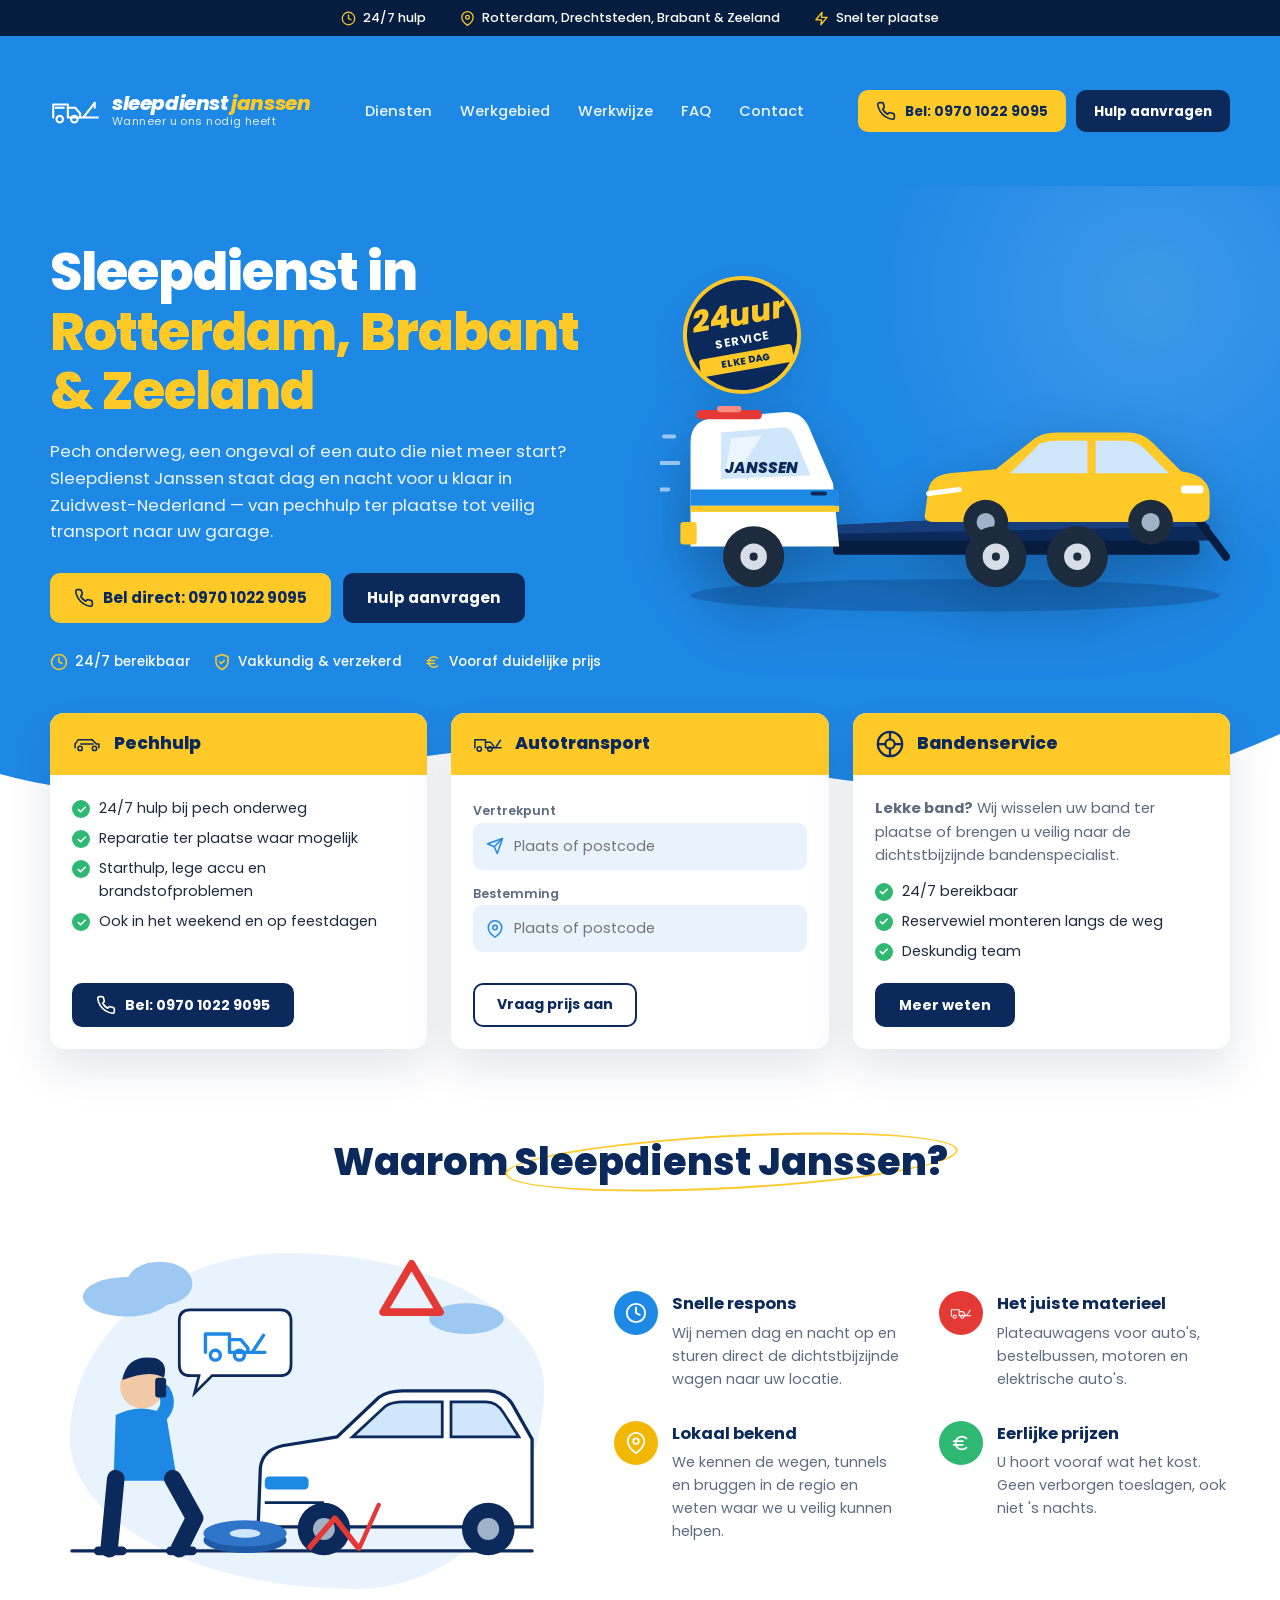
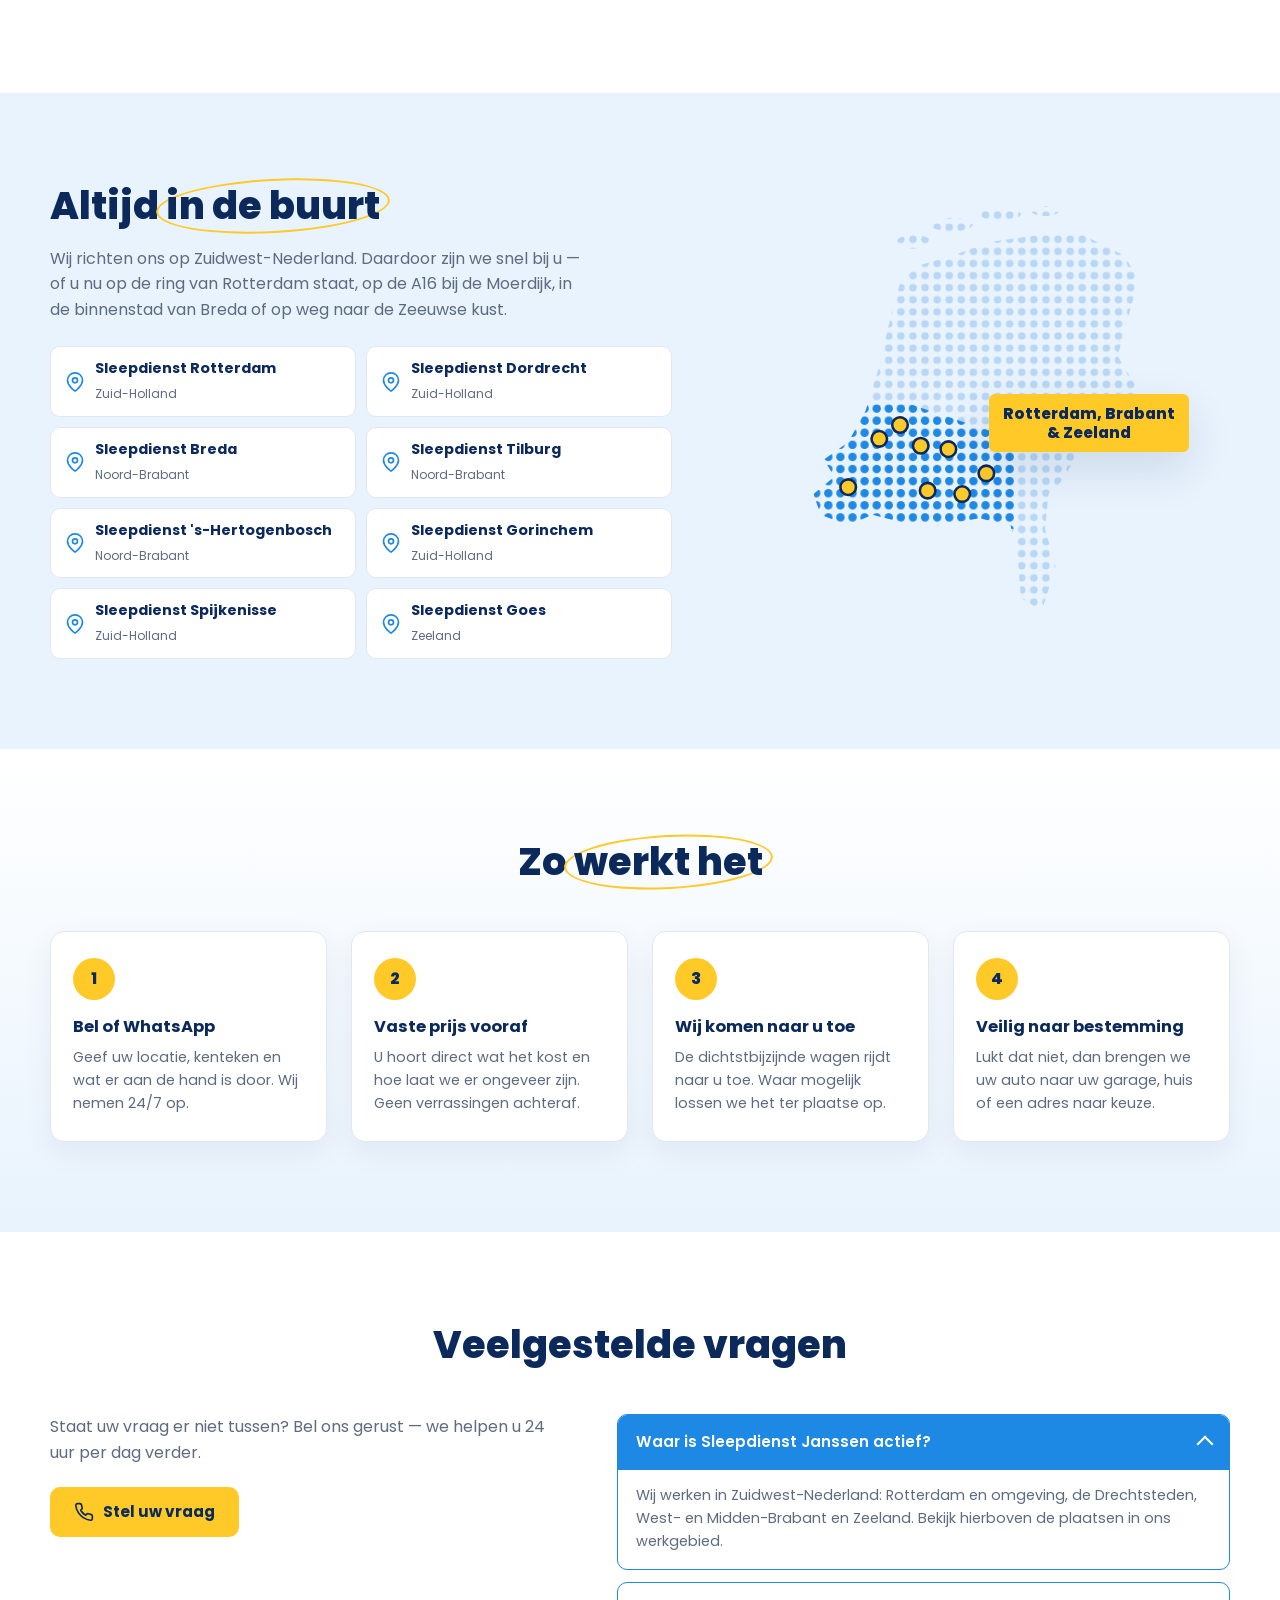
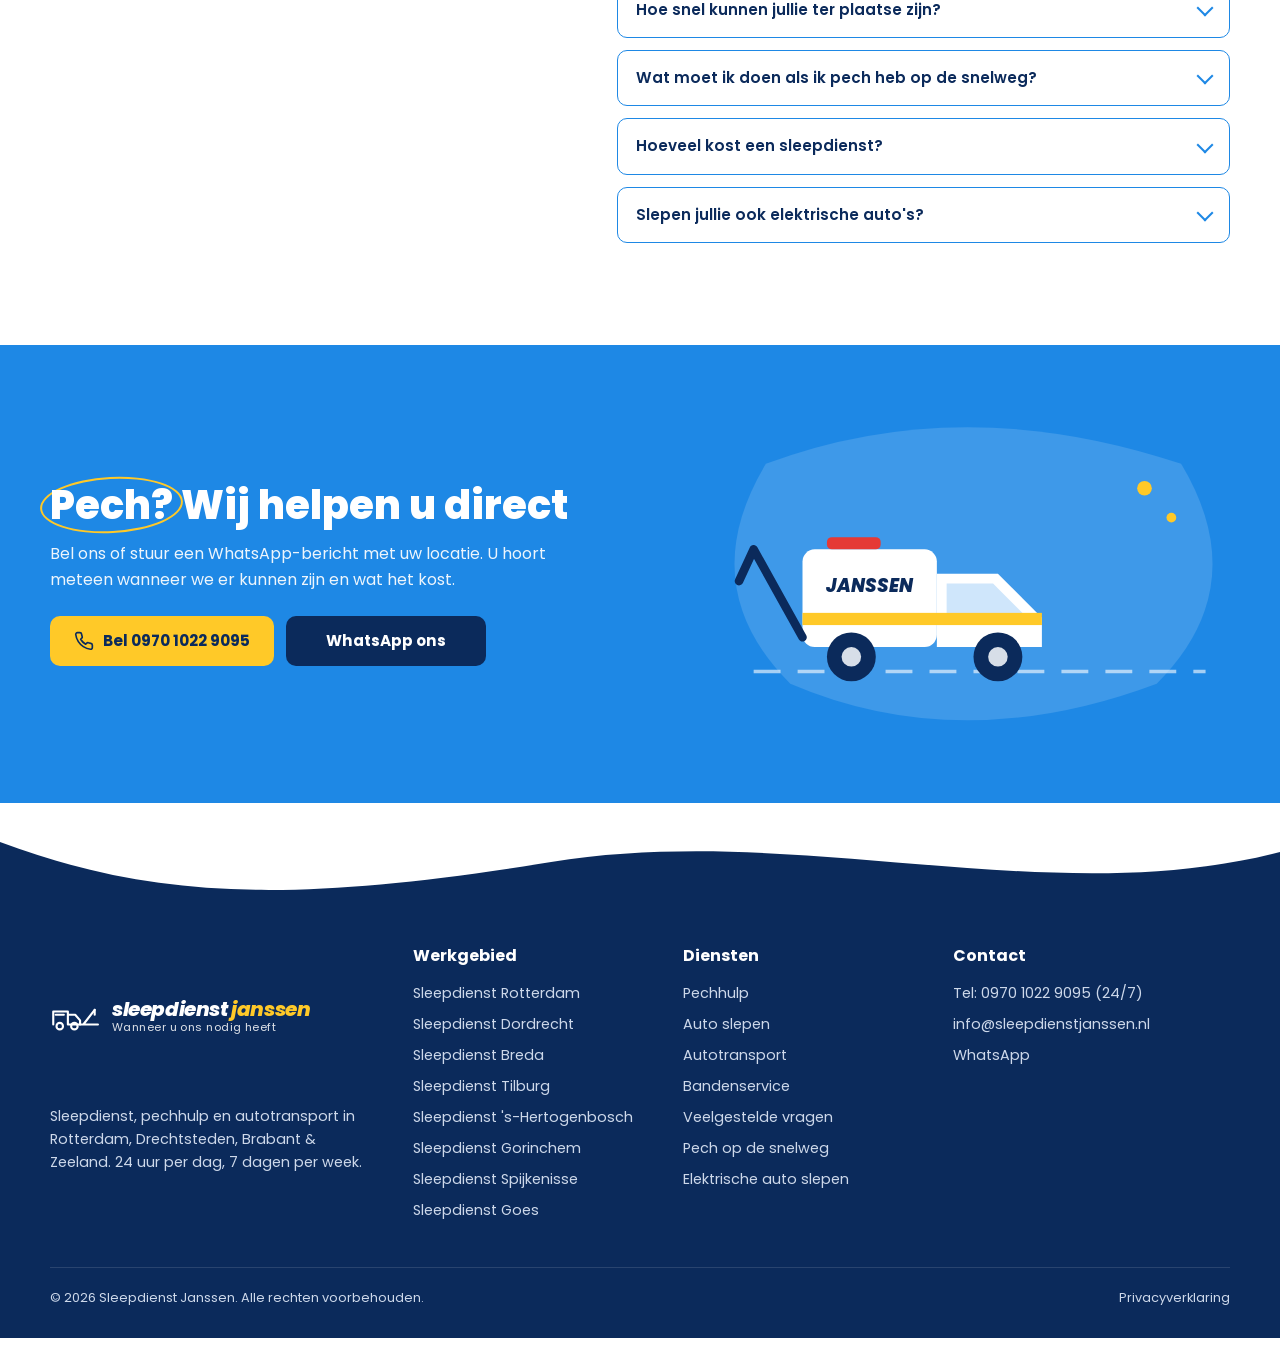
<file: galerie/index.html>
<!doctype html>
<html lang="nl-NL"><head><meta charset="utf-8"><title>Sleepdienst Janssen</title>
<link rel="canonical" href="https://sleepdienstjanssen.nl/"><meta name="robots" content="noindex">
<meta http-equiv="refresh" content="0; url=/"></head>
<body><p>Deze pagina is verhuisd: <a href="/">https://sleepdienstjanssen.nl/</a></p></body></html>
</file>
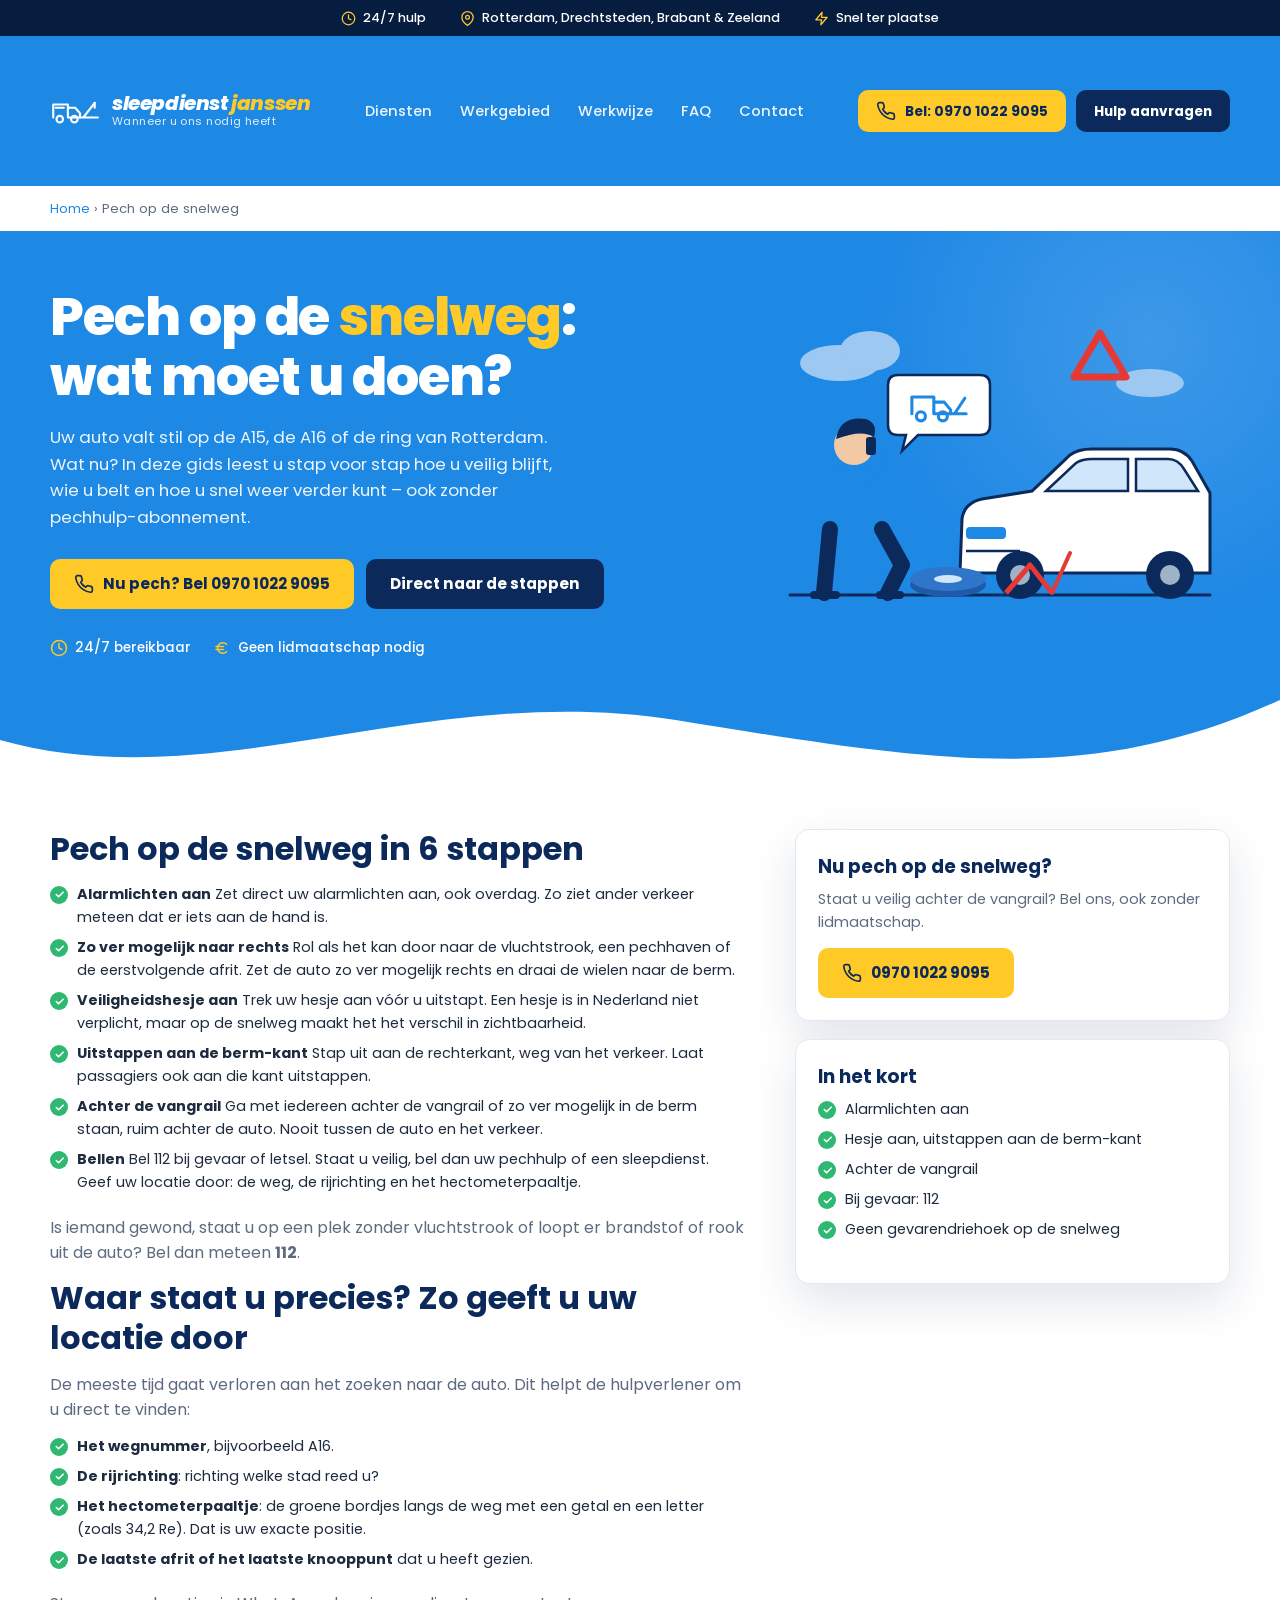
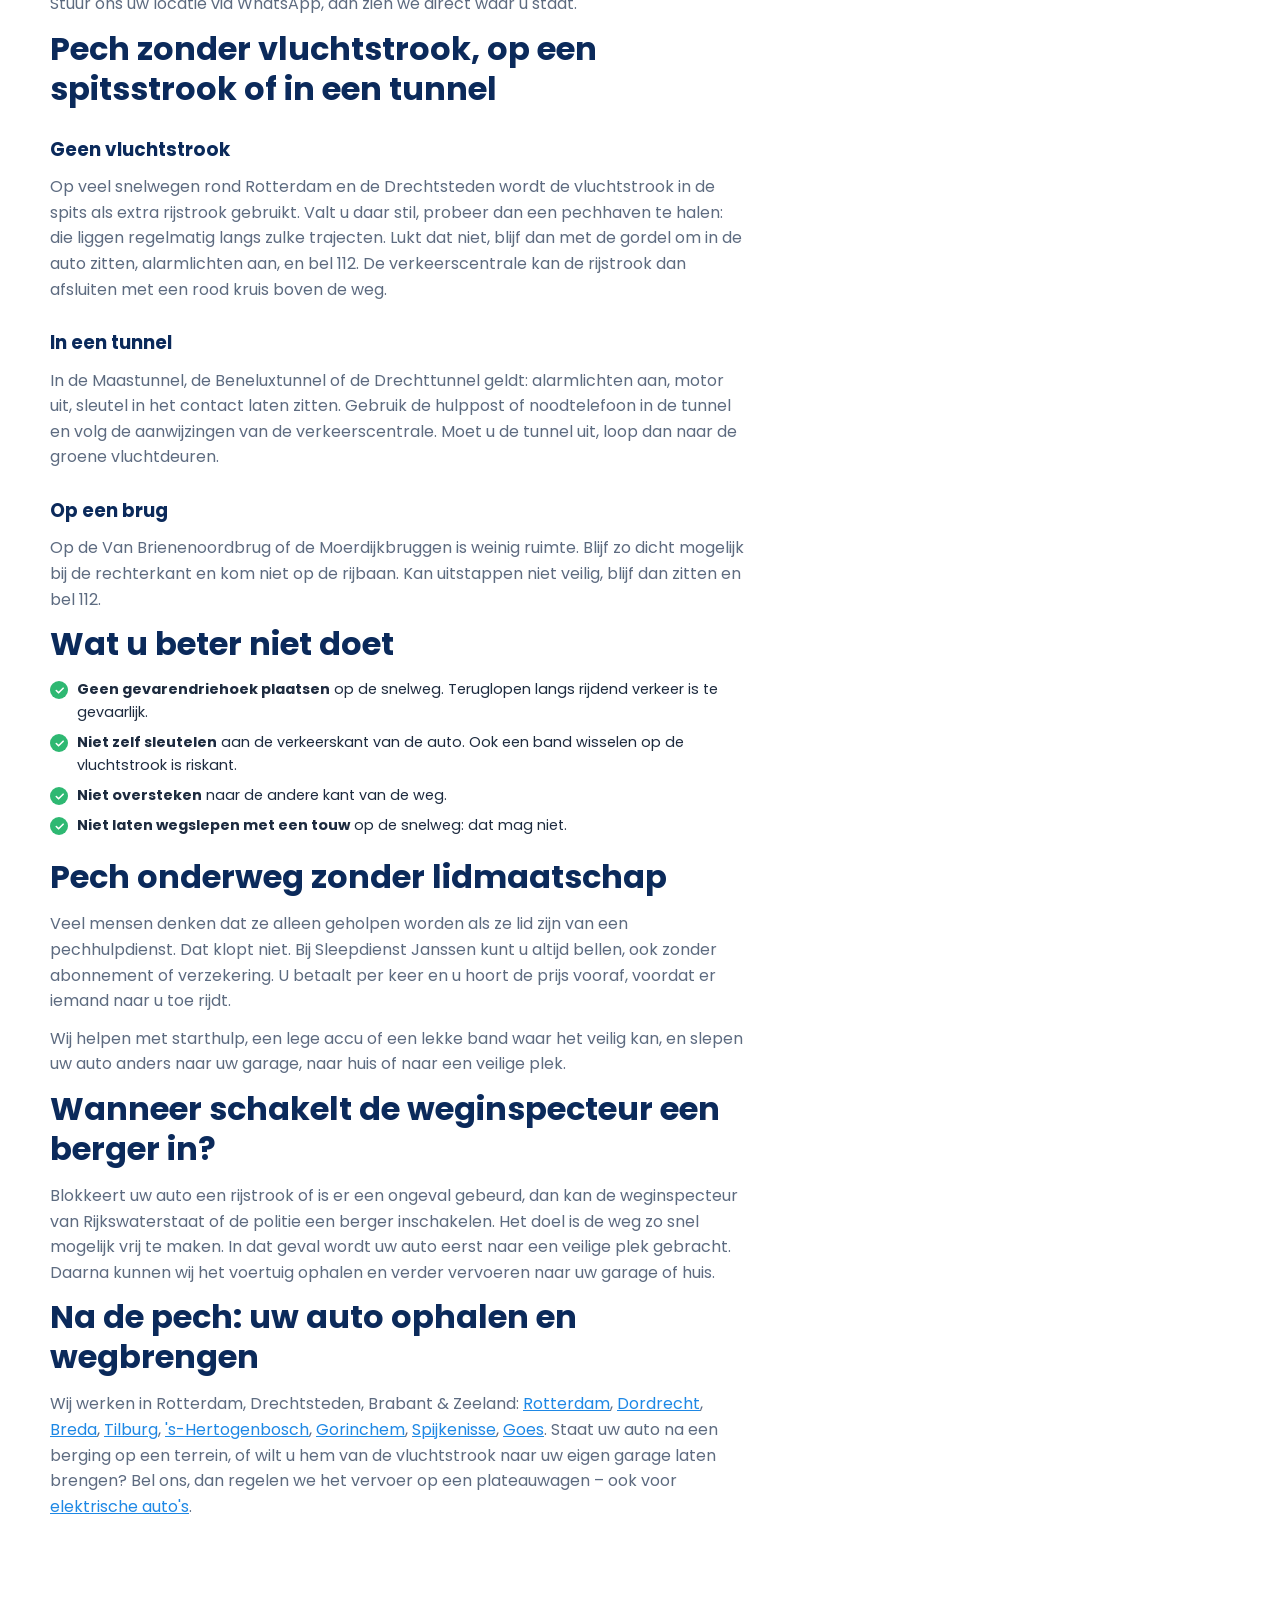
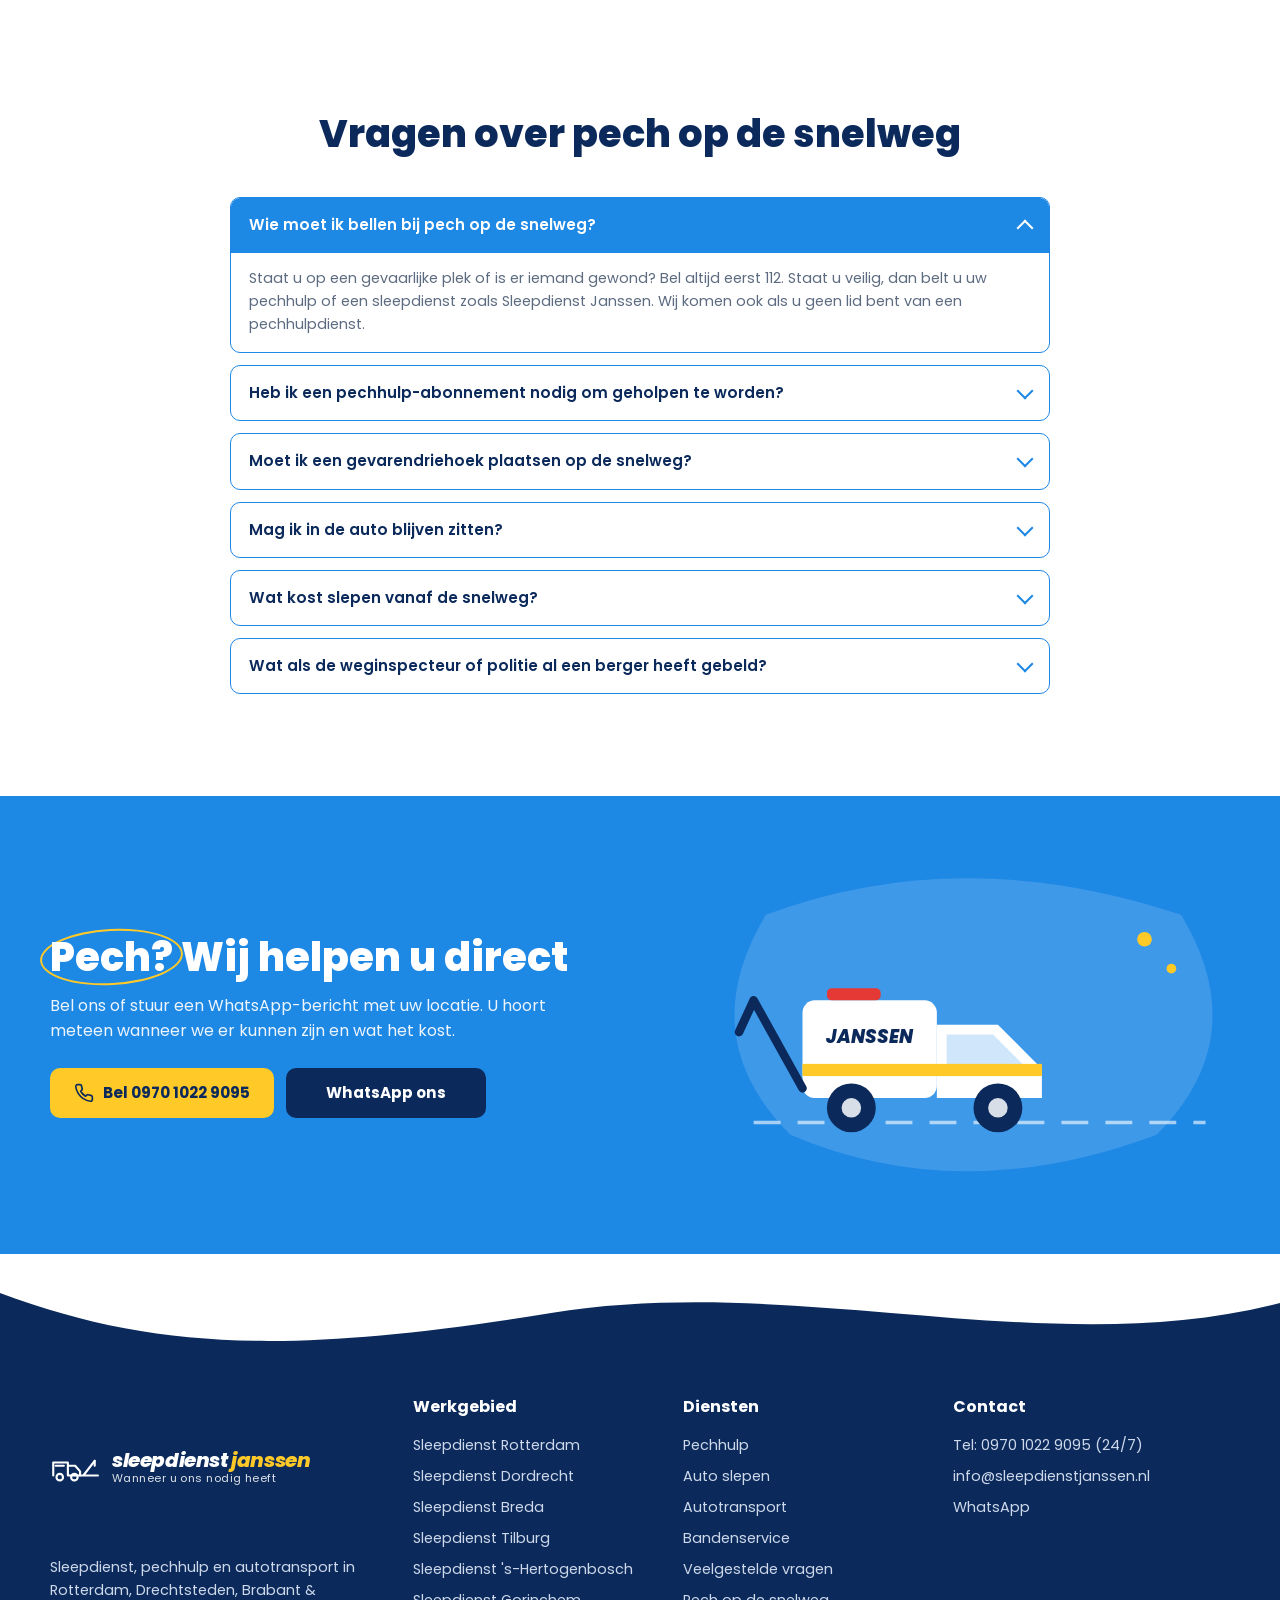
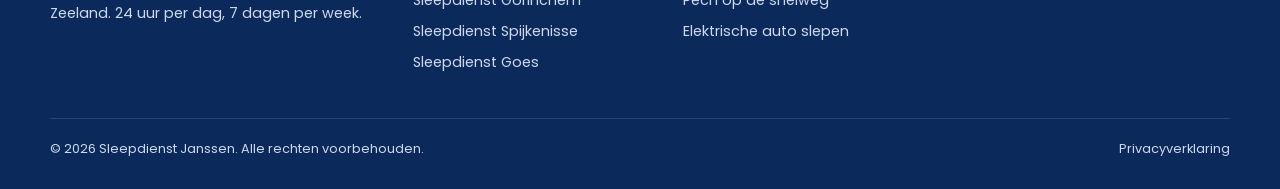
<file: pech-op-de-snelweg/index.html>
<!doctype html>
<html lang="nl-NL">
<head>
<meta charset="utf-8">
<meta name="viewport" content="width=device-width, initial-scale=1">
<title>Pech op de snelweg? Wat te doen en wie bellen | Sleepdienst Janssen</title>
<meta name="description" content="Pech op de snelweg? Zo blijft u veilig: alarmlichten, hesje, achter de vangrail. Wie u belt en hoe u hulp krijgt zonder lidmaatschap. 24/7: 0970 1022 9095.">
<link rel="canonical" href="https://sleepdienstjanssen.nl/pech-op-de-snelweg/">
<meta name="theme-color" content="#0b2a5b">
<meta property="og:type" content="website">
<meta property="og:title" content="Pech op de snelweg? Wat te doen en wie bellen | Sleepdienst Janssen">
<meta property="og:description" content="Pech op de snelweg? Zo blijft u veilig: alarmlichten, hesje, achter de vangrail. Wie u belt en hoe u hulp krijgt zonder lidmaatschap. 24/7: 0970 1022 9095.">
<meta property="og:url" content="https://sleepdienstjanssen.nl/pech-op-de-snelweg/">
<meta property="og:locale" content="nl_NL">
<link rel="preconnect" href="https://fonts.googleapis.com">
<link rel="preconnect" href="https://fonts.gstatic.com" crossorigin>
<link href="https://fonts.googleapis.com/css2?family=Poppins:ital,wght@0,400;0,500;0,600;0,700;0,800;1,700&display=swap" rel="stylesheet">
<link rel="stylesheet" href="/assets/style.css">
<link rel="icon" href="/favicon.ico" sizes="48x48">
<link rel="icon" href="/assets/favicon.svg" type="image/svg+xml">
<link rel="apple-touch-icon" href="/assets/icon-180.png">
<link rel="manifest" href="/assets/site.webmanifest">
<script type="application/ld+json">{"@context": "https://schema.org", "@graph": [{"@type": "Article", "headline": "Pech op de snelweg: wat moet u doen?", "inLanguage": "nl-NL", "author": {"@type": "Organization", "name": "Sleepdienst Janssen"}, "publisher": {"@id": "https://sleepdienstjanssen.nl/#business"}, "mainEntityOfPage": "https://sleepdienstjanssen.nl/pech-op-de-snelweg/", "dateModified": "2026-10-22"}, {"@type": "HowTo", "name": "Wat te doen bij pech op de snelweg", "step": [{"@type": "HowToStep", "position": 1, "name": "Alarmlichten aan", "text": "Zet direct uw alarmlichten aan, ook overdag. Zo ziet ander verkeer meteen dat er iets aan de hand is."}, {"@type": "HowToStep", "position": 2, "name": "Zo ver mogelijk naar rechts", "text": "Rol als het kan door naar de vluchtstrook, een pechhaven of de eerstvolgende afrit. Zet de auto zo ver mogelijk rechts en draai de wielen naar de berm."}, {"@type": "HowToStep", "position": 3, "name": "Veiligheidshesje aan", "text": "Trek uw hesje aan vóór u uitstapt. Een hesje is in Nederland niet verplicht, maar op de snelweg maakt het het verschil in zichtbaarheid."}, {"@type": "HowToStep", "position": 4, "name": "Uitstappen aan de berm-kant", "text": "Stap uit aan de rechterkant, weg van het verkeer. Laat passagiers ook aan die kant uitstappen."}, {"@type": "HowToStep", "position": 5, "name": "Achter de vangrail", "text": "Ga met iedereen achter de vangrail of zo ver mogelijk in de berm staan, ruim achter de auto. Nooit tussen de auto en het verkeer."}, {"@type": "HowToStep", "position": 6, "name": "Bellen", "text": "Bel 112 bij gevaar of letsel. Staat u veilig, bel dan uw pechhulp of een sleepdienst. Geef uw locatie door: de weg, de rijrichting en het hectometerpaaltje."}]}, {"@type": "FAQPage", "mainEntity": [{"@type": "Question", "name": "Wie moet ik bellen bij pech op de snelweg?", "acceptedAnswer": {"@type": "Answer", "text": "Staat u op een gevaarlijke plek of is er iemand gewond? Bel altijd eerst 112. Staat u veilig, dan belt u uw pechhulp of een sleepdienst zoals Sleepdienst Janssen. Wij komen ook als u geen lid bent van een pechhulpdienst."}}, {"@type": "Question", "name": "Heb ik een pechhulp-abonnement nodig om geholpen te worden?", "acceptedAnswer": {"@type": "Answer", "text": "Nee. U kunt ons altijd bellen, ook zonder lidmaatschap of verzekering. U betaalt dan per keer en hoort vooraf wat het kost."}}, {"@type": "Question", "name": "Moet ik een gevarendriehoek plaatsen op de snelweg?", "acceptedAnswer": {"@type": "Answer", "text": "Op de snelweg wordt het plaatsen van een gevarendriehoek afgeraden: lopen langs rijdend verkeer is te gevaarlijk. Zet uw alarmlichten aan en ga zelf achter de vangrail staan."}}, {"@type": "Question", "name": "Mag ik in de auto blijven zitten?", "acceptedAnswer": {"@type": "Answer", "text": "Alleen als uitstappen niet veilig kan, bijvoorbeeld als er geen vluchtstrook is. Blijf dan zitten met de gordel om en de alarmlichten aan, en bel 112. Kunt u wel veilig uitstappen, doe dat dan aan de kant van de berm."}}, {"@type": "Question", "name": "Wat kost slepen vanaf de snelweg?", "acceptedAnswer": {"@type": "Answer", "text": "Dat hangt af van de plek, de afstand en het tijdstip. Bij Sleepdienst Janssen hoort u de prijs vooraf aan de telefoon, voordat er iemand naar u toe komt."}}, {"@type": "Question", "name": "Wat als de weginspecteur of politie al een berger heeft gebeld?", "acceptedAnswer": {"@type": "Answer", "text": "Blokkeert uw auto de weg, dan kan de weginspecteur of de politie een berger inschakelen om de rijbaan snel vrij te maken. Die gaat dan voor. Daarna kunnen wij uw auto ophalen en naar uw garage of huis brengen."}}]}, {"@type": "BreadcrumbList", "itemListElement": [{"@type": "ListItem", "position": 1, "name": "Home", "item": "https://sleepdienstjanssen.nl/"}, {"@type": "ListItem", "position": 2, "name": "Pech op de snelweg", "item": "https://sleepdienstjanssen.nl/pech-op-de-snelweg/"}]}]}</script>
</head>
<body>
<svg width="0" height="0" style="position:absolute" aria-hidden="true">
  <symbol id="i-phone" viewBox="0 0 24 24" fill="none" stroke="currentColor" stroke-width="2" stroke-linecap="round" stroke-linejoin="round"><path d="M22 16.9v3a2 2 0 0 1-2.2 2 19.8 19.8 0 0 1-8.6-3.1 19.5 19.5 0 0 1-6-6A19.8 19.8 0 0 1 2.1 4.2 2 2 0 0 1 4.1 2h3a2 2 0 0 1 2 1.7c.1 1 .4 1.9.7 2.8a2 2 0 0 1-.5 2.1L8 9.9a16 16 0 0 0 6 6l1.3-1.3a2 2 0 0 1 2.1-.4c.9.3 1.8.6 2.8.7a2 2 0 0 1 1.7 2z"/></symbol>
  <symbol id="i-clock" viewBox="0 0 24 24" fill="none" stroke="currentColor" stroke-width="2" stroke-linecap="round"><circle cx="12" cy="12" r="10"/><path d="M12 6v6l4 2"/></symbol>
  <symbol id="i-pin" viewBox="0 0 24 24" fill="none" stroke="currentColor" stroke-width="2" stroke-linecap="round" stroke-linejoin="round"><path d="M21 10c0 7-9 13-9 13S3 17 3 10a9 9 0 0 1 18 0z"/><circle cx="12" cy="10" r="3"/></symbol>
  <symbol id="i-bolt" viewBox="0 0 24 24" fill="none" stroke="currentColor" stroke-width="2" stroke-linecap="round" stroke-linejoin="round"><path d="M13 2 3 14h9l-1 8 10-12h-9z"/></symbol>
  <symbol id="i-cal" viewBox="0 0 24 24" fill="none" stroke="currentColor" stroke-width="2" stroke-linecap="round"><rect x="3" y="4" width="18" height="18" rx="2"/><path d="M16 2v4M8 2v4M3 10h18"/></symbol>
  <symbol id="i-send" viewBox="0 0 24 24" fill="none" stroke="currentColor" stroke-width="2" stroke-linecap="round" stroke-linejoin="round"><path d="m22 2-7 20-4-9-9-4z"/><path d="M22 2 11 13"/></symbol>
  <symbol id="i-shield" viewBox="0 0 24 24" fill="none" stroke="currentColor" stroke-width="2" stroke-linecap="round" stroke-linejoin="round"><path d="M12 22s8-4 8-10V5l-8-3-8 3v7c0 6 8 10 8 10z"/><path d="m9 12 2 2 4-4"/></symbol>
  <symbol id="i-euro" viewBox="0 0 24 24" fill="none" stroke="currentColor" stroke-width="2" stroke-linecap="round"><path d="M18 7a7 7 0 1 0 0 10M4 10h10M4 14h10"/></symbol>
  <symbol id="i-user" viewBox="0 0 24 24" fill="none" stroke="currentColor" stroke-width="2" stroke-linecap="round"><circle cx="12" cy="8" r="4"/><path d="M4 21a8 8 0 0 1 16 0"/></symbol>
  <symbol id="i-tool" viewBox="0 0 24 24" fill="none" stroke="currentColor" stroke-width="2" stroke-linecap="round" stroke-linejoin="round"><path d="M14.7 6.3a4 4 0 0 0 5 5L22 14l-8 8-2.3-2.3a4 4 0 0 0-5-5L2 10l8-8z" transform="scale(.9) translate(1 1)"/></symbol>
  <symbol id="i-truck" viewBox="0 0 48 32" fill="none" stroke="currentColor" stroke-width="2.4" stroke-linecap="round" stroke-linejoin="round"><path d="M3 22V9h17v13M20 13h8l5 6v3H20"/><path d="M33 22h12M36 22l8-12"/><circle cx="10" cy="24" r="3.5"/><circle cx="27" cy="24" r="3.5"/></symbol>
  <symbol id="i-car" viewBox="0 0 48 32" fill="none" stroke="currentColor" stroke-width="2.4" stroke-linecap="round" stroke-linejoin="round"><path d="M5 22v-6l5-7h22l7 7h4v6"/><path d="M14 16h20"/><circle cx="13" cy="23" r="3.5"/><circle cx="36" cy="23" r="3.5"/></symbol>
  <symbol id="i-tire" viewBox="0 0 32 32" fill="none" stroke="currentColor" stroke-width="2.4"><circle cx="16" cy="16" r="13"/><circle cx="16" cy="16" r="5"/><path d="M16 3v8M16 21v8M3 16h8M21 16h8"/></symbol>
  <symbol id="i-arrow-l" viewBox="0 0 24 24" fill="none" stroke="currentColor" stroke-width="2.5" stroke-linecap="round" stroke-linejoin="round"><path d="m15 18-6-6 6-6"/></symbol>
  <symbol id="i-arrow-r" viewBox="0 0 24 24" fill="none" stroke="currentColor" stroke-width="2.5" stroke-linecap="round" stroke-linejoin="round"><path d="m9 18 6-6-6-6"/></symbol>
  <symbol id="i-logo" viewBox="0 0 64 40" fill="none" stroke="currentColor" stroke-width="2.6" stroke-linecap="round" stroke-linejoin="round"><path d="M4 28V12h18v16M22 16h9l6 7v5H22"/><path d="M37 28h22M41 28l14-18"/><path d="M55 10v6"/><circle cx="12" cy="30" r="4"/><circle cx="30" cy="30" r="4"/><path d="M7 16h10"/></symbol>
  <symbol id="i-google" viewBox="0 0 24 24"><path fill="#4285F4" d="M22.6 12.2c0-.8-.1-1.4-.2-2.1H12v4h6c-.1 1-.8 2.6-2.3 3.6l3.5 2.7c2.1-1.9 3.4-4.8 3.4-8.2z"/><path fill="#34A853" d="M12 23c2.9 0 5.4-1 7.2-2.6l-3.5-2.7c-.9.7-2.2 1.1-3.7 1.1-2.8 0-5.2-1.9-6.1-4.5H2.3v2.8C4.1 20.7 7.8 23 12 23z"/><path fill="#FBBC05" d="M5.9 14.3c-.2-.7-.4-1.4-.4-2.3s.1-1.6.4-2.3V6.9H2.3C1.5 8.4 1 10.1 1 12s.5 3.6 1.3 5.1z"/><path fill="#EA4335" d="M12 5.4c1.6 0 2.7.7 3.3 1.3l2.4-2.4C16.4 2.9 14.4 2 12 2 7.8 2 4.1 4.3 2.3 7.9l3.6 2.8C6.8 7.3 9.2 5.4 12 5.4z"/></symbol>
</svg>

<div class="topbar"><div class="container">
  <span><svg><use href="#i-clock"/></svg>24/7 hulp</span>
  <span><svg><use href="#i-pin"/></svg>Rotterdam, Drechtsteden, Brabant & Zeeland</span>
  <span><svg><use href="#i-bolt"/></svg>Snel ter plaatse</span>
</div></div>
<header class="navwrap" id="nav">
  <nav class="container">
    <a class="logo" href="/" aria-label="Sleepdienst Janssen — home">
      <svg><use href="#i-logo"/></svg>
      <span><b>sleepdienst <em>janssen</em></b><small>Wanneer u ons nodig heeft</small></span>
    </a>
    <ul class="navlinks" id="navlinks">
      <li><a href="/#diensten">Diensten</a></li>
      <li><a href="/#werkgebied">Werkgebied</a></li>
      <li><a href="/#werkwijze">Werkwijze</a></li>
      <li><a href="/#faq">FAQ</a></li>
      <li><a href="#contact">Contact</a></li>
    </ul>
    <div class="navcta">
      <a class="btn btn-yellow" href="tel:+3197010229095"><svg class="ico"><use href="#i-phone"/></svg>Bel: 0970 1022 9095</a>
      <a class="btn btn-navy" href="#contact">Hulp aanvragen</a>
    </div>
    <button class="burger" id="burger" aria-label="Menu openen" aria-expanded="false" aria-controls="navlinks">
      <svg viewBox="0 0 24 24" fill="none" stroke="currentColor" stroke-width="2.4" stroke-linecap="round"><path d="M3 6h18M3 12h18M3 18h18"/></svg>
    </button>
  </nav>
</header>
<nav class="crumbs container" aria-label="Kruimelpad"><a href="/">Home</a> › <span>Pech op de snelweg</span></nav>
<main>
<section class="hero hero-city">
  <div class="container hero-grid">
    <div>
      <h1>Pech op de <span>snelweg</span>: wat moet u doen?</h1>
      <p>Uw auto valt stil op de A15, de A16 of de ring van Rotterdam. Wat nu? In deze gids leest u stap voor stap hoe u veilig blijft, wie u belt en hoe u snel weer verder kunt – ook zonder pechhulp-abonnement.</p>
      <div class="actions">
        <a class="btn btn-yellow" href="tel:+3197010229095"><svg class="ico"><use href="#i-phone"/></svg>Nu pech? Bel 0970 1022 9095</a>
        <a class="btn btn-navy" href="#stappen">Direct naar de stappen</a>
      </div>
      <div class="trust">
        <span><svg><use href="#i-clock"/></svg>24/7 bereikbaar</span>
        <span><svg><use href="#i-euro"/></svg>Geen lidmaatschap nodig</span>
      </div>
    </div>
    <div class="hero-art"><svg viewBox="0 0 460 340" role="img" aria-label="Bestuurder met een lekke band belt Sleepdienst Janssen">
          <g fill="#9cc8f2"><ellipse cx="70" cy="60" rx="40" ry="18"/><ellipse cx="100" cy="48" rx="30" ry="20"/><ellipse cx="380" cy="80" rx="34" ry="14"/></g>
          <path d="M20 292 H440" stroke="#0b2a5b" stroke-width="3" stroke-linecap="round"/>
          <!-- auto -->
          <path d="M190 270 L192 216 Q194 200 212 196 L262 188 L300 152 Q308 146 322 146 L400 146 Q414 146 422 158 L440 190 L440 270Z" fill="#fff" stroke="#0b2a5b" stroke-width="3"/>
          <path d="M306 160 Q312 156 322 156 L358 156 L358 188 L276 188Z" fill="#cfe6fb" stroke="#0b2a5b" stroke-width="2.5"/>
          <path d="M366 156 L398 156 Q408 156 414 166 L428 188 L366 188Z" fill="#cfe6fb" stroke="#0b2a5b" stroke-width="2.5"/>
          <rect x="196" y="224" width="40" height="12" rx="4" fill="#1e88e5"/>
          <path d="M196 248 H250" stroke="#0b2a5b" stroke-width="2.5"/>
          <circle cx="250" cy="272" r="24" fill="#0b2a5b"/><circle cx="250" cy="272" r="10" fill="#9fb3c8"/>
          <circle cx="400" cy="272" r="24" fill="#0b2a5b"/><circle cx="400" cy="272" r="10" fill="#9fb3c8"/>
          <!-- krik -->
          <path d="M236 290 L260 262 L282 290" fill="none" stroke="#e53935" stroke-width="5" stroke-linejoin="round"/>
          <path d="M282 290 L300 250" stroke="#e53935" stroke-width="4" stroke-linecap="round"/>
          <!-- lekke band -->
          <ellipse cx="178" cy="282" rx="38" ry="12" fill="#1e5aa8"/><ellipse cx="178" cy="276" rx="38" ry="12" fill="#2f75c9"/><ellipse cx="178" cy="276" rx="14" ry="4" fill="#cfe6fb"/>
          <!-- gevarendriehoek -->
          <path d="M330 30 L356 74 L304 74Z" fill="none" stroke="#e53935" stroke-width="7" stroke-linejoin="round"/>
          <!-- persoon -->
          <circle cx="84" cy="142" r="20" fill="#f2c9a5"/>
          <path d="M66 136 Q70 112 96 116 Q108 120 104 134 Q92 126 66 136Z" fill="#0b2a5b"/>
          <path d="M60 168 Q84 156 106 168 L116 228 L58 228Z" fill="#1e88e5"/>
          <path d="M98 172 Q112 160 104 146" stroke="#1e88e5" stroke-width="12" stroke-linecap="round" fill="none"/>
          <rect x="96" y="134" width="10" height="18" rx="3" fill="#0b2a5b"/>
          <path d="M60 226 L54 290 M112 226 L132 262 L118 290" stroke="#0b2a5b" stroke-width="16" stroke-linecap="round" stroke-linejoin="round" fill="none"/>
          <path d="M44 292 h22 M110 292 h20" stroke="#0b2a5b" stroke-width="8" stroke-linecap="round"/>
          <!-- spreekballon -->
          <g transform="translate(118 72)">
            <path d="M0 10 Q0 0 10 0 H92 Q102 0 102 10 V50 Q102 60 92 60 H30 L14 76 L18 60 H10 Q0 60 0 50Z" fill="#fff" stroke="#0b2a5b" stroke-width="2.5"/>
            <use href="#i-truck" x="20" y="10" width="62" height="42" color="#1e88e5"/>
          </g>
        </svg>
</div>
  </div>
  <svg class="wave" viewBox="0 0 1440 120" preserveAspectRatio="none" aria-hidden="true"><path d="M0 70 C 240 130, 480 10, 760 50 S 1220 120, 1440 30 L1440 120 L0 120Z" fill="#fff"/></svg>
</section>
<section class="section city-body">
  <div class="container city-grid">
    <article class="prose">
      <h2 id="stappen">Pech op de snelweg in 6 stappen</h2>
      <ol class="checks"><li><span><b>Alarmlichten aan</b> Zet direct uw alarmlichten aan, ook overdag. Zo ziet ander verkeer meteen dat er iets aan de hand is.</span></li><li><span><b>Zo ver mogelijk naar rechts</b> Rol als het kan door naar de vluchtstrook, een pechhaven of de eerstvolgende afrit. Zet de auto zo ver mogelijk rechts en draai de wielen naar de berm.</span></li><li><span><b>Veiligheidshesje aan</b> Trek uw hesje aan vóór u uitstapt. Een hesje is in Nederland niet verplicht, maar op de snelweg maakt het het verschil in zichtbaarheid.</span></li><li><span><b>Uitstappen aan de berm-kant</b> Stap uit aan de rechterkant, weg van het verkeer. Laat passagiers ook aan die kant uitstappen.</span></li><li><span><b>Achter de vangrail</b> Ga met iedereen achter de vangrail of zo ver mogelijk in de berm staan, ruim achter de auto. Nooit tussen de auto en het verkeer.</span></li><li><span><b>Bellen</b> Bel 112 bij gevaar of letsel. Staat u veilig, bel dan uw pechhulp of een sleepdienst. Geef uw locatie door: de weg, de rijrichting en het hectometerpaaltje.</span></li></ol>
      <p>Is iemand gewond, staat u op een plek zonder vluchtstrook of loopt er brandstof of rook uit de auto? Bel dan meteen <strong>112</strong>.</p>

      <h2>Waar staat u precies? Zo geeft u uw locatie door</h2>
      <p>De meeste tijd gaat verloren aan het zoeken naar de auto. Dit helpt de hulpverlener om u direct te vinden:</p>
      <ul class="checks">
        <li><span><b>Het wegnummer</b>, bijvoorbeeld A16.</span></li>
        <li><span><b>De rijrichting</b>: richting welke stad reed u?</span></li>
        <li><span><b>Het hectometerpaaltje</b>: de groene bordjes langs de weg met een getal en een letter (zoals 34,2 Re). Dat is uw exacte positie.</span></li>
        <li><span><b>De laatste afrit of het laatste knooppunt</b> dat u heeft gezien.</span></li>
      </ul>
      <p>Stuur ons uw locatie via WhatsApp, dan zien we direct waar u staat.</p>

      <h2>Pech zonder vluchtstrook, op een spitsstrook of in een tunnel</h2>
      <h3>Geen vluchtstrook</h3>
      <p>Op veel snelwegen rond Rotterdam en de Drechtsteden wordt de vluchtstrook in de spits als extra rijstrook gebruikt. Valt u daar stil, probeer dan een pechhaven te halen: die liggen regelmatig langs zulke trajecten. Lukt dat niet, blijf dan met de gordel om in de auto zitten, alarmlichten aan, en bel 112. De verkeerscentrale kan de rijstrook dan afsluiten met een rood kruis boven de weg.</p>
      <h3>In een tunnel</h3>
      <p>In de Maastunnel, de Beneluxtunnel of de Drechttunnel geldt: alarmlichten aan, motor uit, sleutel in het contact laten zitten. Gebruik de hulppost of noodtelefoon in de tunnel en volg de aanwijzingen van de verkeerscentrale. Moet u de tunnel uit, loop dan naar de groene vluchtdeuren.</p>
      <h3>Op een brug</h3>
      <p>Op de Van Brienenoordbrug of de Moerdijkbruggen is weinig ruimte. Blijf zo dicht mogelijk bij de rechterkant en kom niet op de rijbaan. Kan uitstappen niet veilig, blijf dan zitten en bel 112.</p>

      <h2>Wat u beter niet doet</h2>
      <ul class="checks">
        <li><span><b>Geen gevarendriehoek plaatsen</b> op de snelweg. Teruglopen langs rijdend verkeer is te gevaarlijk.</span></li>
        <li><span><b>Niet zelf sleutelen</b> aan de verkeerskant van de auto. Ook een band wisselen op de vluchtstrook is riskant.</span></li>
        <li><span><b>Niet oversteken</b> naar de andere kant van de weg.</span></li>
        <li><span><b>Niet laten wegslepen met een touw</b> op de snelweg: dat mag niet.</span></li>
      </ul>

      <h2>Pech onderweg zonder lidmaatschap</h2>
      <p>Veel mensen denken dat ze alleen geholpen worden als ze lid zijn van een pechhulpdienst. Dat klopt niet. Bij Sleepdienst Janssen kunt u altijd bellen, ook zonder abonnement of verzekering. U betaalt per keer en u hoort de prijs vooraf, voordat er iemand naar u toe rijdt.</p>
      <p>Wij helpen met starthulp, een lege accu of een lekke band waar het veilig kan, en slepen uw auto anders naar uw garage, naar huis of naar een veilige plek.</p>

      <h2>Wanneer schakelt de weginspecteur een berger in?</h2>
      <p>Blokkeert uw auto een rijstrook of is er een ongeval gebeurd, dan kan de weginspecteur van Rijkswaterstaat of de politie een berger inschakelen. Het doel is de weg zo snel mogelijk vrij te maken. In dat geval wordt uw auto eerst naar een veilige plek gebracht. Daarna kunnen wij het voertuig ophalen en verder vervoeren naar uw garage of huis.</p>

      <h2>Na de pech: uw auto ophalen en wegbrengen</h2>
      <p>Wij werken in Rotterdam, Drechtsteden, Brabant & Zeeland: <a href="/sleepdienst-rotterdam/">Rotterdam</a>, <a href="/sleepdienst-dordrecht/">Dordrecht</a>, <a href="/sleepdienst-breda/">Breda</a>, <a href="/sleepdienst-tilburg/">Tilburg</a>, <a href="/sleepdienst-den-bosch/">&#x27;s-Hertogenbosch</a>, <a href="/sleepdienst-gorinchem/">Gorinchem</a>, <a href="/sleepdienst-spijkenisse/">Spijkenisse</a>, <a href="/sleepdienst-goes/">Goes</a>. Staat uw auto na een berging op een terrein, of wilt u hem van de vluchtstrook naar uw eigen garage laten brengen? Bel ons, dan regelen we het vervoer op een plateauwagen – ook voor <a href="/elektrische-auto-slepen/">elektrische auto's</a>.</p>
    </article>
    <aside class="side">
      <div class="side-card">
        <h3>Nu pech op de snelweg?</h3>
        <p>Staat u veilig achter de vangrail? Bel ons, ook zonder lidmaatschap.</p>
        <a class="btn btn-yellow" href="tel:+3197010229095"><svg class="ico"><use href="#i-phone"/></svg>0970 1022 9095</a>
      </div>
      <div class="side-card">
        <h3>In het kort</h3>
        <ul class="checks">
          <li>Alarmlichten aan</li>
          <li>Hesje aan, uitstappen aan de berm-kant</li>
          <li>Achter de vangrail</li>
          <li>Bij gevaar: 112</li>
          <li>Geen gevarendriehoek op de snelweg</li>
        </ul>
      </div>
    </aside>
  </div>
</section>
<section class="section" id="faq">
  <div class="container">
    <h2 class="title center">Vragen over pech op de snelweg</h2>
    <div class="faq narrow"><details open><summary>Wie moet ik bellen bij pech op de snelweg?</summary><p>Staat u op een gevaarlijke plek of is er iemand gewond? Bel altijd eerst 112. Staat u veilig, dan belt u uw pechhulp of een sleepdienst zoals Sleepdienst Janssen. Wij komen ook als u geen lid bent van een pechhulpdienst.</p></details><details><summary>Heb ik een pechhulp-abonnement nodig om geholpen te worden?</summary><p>Nee. U kunt ons altijd bellen, ook zonder lidmaatschap of verzekering. U betaalt dan per keer en hoort vooraf wat het kost.</p></details><details><summary>Moet ik een gevarendriehoek plaatsen op de snelweg?</summary><p>Op de snelweg wordt het plaatsen van een gevarendriehoek afgeraden: lopen langs rijdend verkeer is te gevaarlijk. Zet uw alarmlichten aan en ga zelf achter de vangrail staan.</p></details><details><summary>Mag ik in de auto blijven zitten?</summary><p>Alleen als uitstappen niet veilig kan, bijvoorbeeld als er geen vluchtstrook is. Blijf dan zitten met de gordel om en de alarmlichten aan, en bel 112. Kunt u wel veilig uitstappen, doe dat dan aan de kant van de berm.</p></details><details><summary>Wat kost slepen vanaf de snelweg?</summary><p>Dat hangt af van de plek, de afstand en het tijdstip. Bij Sleepdienst Janssen hoort u de prijs vooraf aan de telefoon, voordat er iemand naar u toe komt.</p></details><details><summary>Wat als de weginspecteur of politie al een berger heeft gebeld?</summary><p>Blokkeert uw auto de weg, dan kan de weginspecteur of de politie een berger inschakelen om de rijbaan snel vrij te maken. Die gaat dan voor. Daarna kunnen wij uw auto ophalen en naar uw garage of huis brengen.</p></details></div>
  </div>
</section>
<section class="cta" id="contact">
  <div class="container cta-grid">
    <div>
      <h2><span class="hl">Pech?</span> Wij helpen u direct</h2>
      <p>Bel ons of stuur een WhatsApp-bericht met uw locatie. U hoort meteen wanneer we er kunnen zijn en wat het kost.</p>
      <div class="actions">
        <a class="btn btn-yellow" href="tel:+3197010229095"><svg class="ico"><use href="#i-phone"/></svg>Bel 0970 1022 9095</a>
        <a class="btn btn-navy" href="https://wa.me/3197010229095?text=Hallo%20Sleepdienst%20Janssen%2C%20ik%20heb%20hulp%20nodig.%20Mijn%20locatie%20is%3A%20" target="_blank" rel="noopener">WhatsApp ons</a>
      </div>
    </div>
    <svg viewBox="0 0 420 260" role="img" aria-label="Sleepwagen onderweg naar een klant">
      <path d="M40 40 Q200 -20 380 40 Q440 140 360 220 Q200 280 60 220 Q-20 140 40 40Z" fill="#fff" opacity=".14"/>
      <path d="M30 210 H400" stroke="#fff" stroke-width="3" stroke-dasharray="22 14" opacity=".6"/>
      <g transform="translate(70 70)">
        <rect x="0" y="40" width="110" height="80" rx="10" fill="#fff"/>
        <path d="M110 60 h50 l36 36 v24 H110Z" fill="#fff"/>
        <path d="M118 68 h38 l26 26 h-64Z" fill="#cfe6fb"/>
        <rect x="0" y="92" width="196" height="10" fill="#ffc928"/>
        <rect x="20" y="30" width="44" height="10" rx="4" fill="#e53935"/>
        <path d="M0 112 L-40 40 M-40 40 L-52 66" stroke="#0b2a5b" stroke-width="7" stroke-linecap="round"/>
        <circle cx="40" cy="128" r="20" fill="#0b2a5b"/><circle cx="40" cy="128" r="8" fill="#d7dee8"/>
        <circle cx="160" cy="128" r="20" fill="#0b2a5b"/><circle cx="160" cy="128" r="8" fill="#d7dee8"/>
        <text x="55" y="75" text-anchor="middle" font-family="Poppins,Arial" font-weight="800" font-style="italic" font-size="15" fill="#0b2a5b">JANSSEN</text>
      </g>
      <g fill="#ffc928"><circle cx="350" cy="60" r="6"/><circle cx="372" cy="84" r="4"/></g>
    </svg>

  </div>
</section>
</main>
<footer>
  <svg class="wave-top" viewBox="0 0 1440 90" preserveAspectRatio="none" aria-hidden="true"><path d="M0 0 H1440 V30 C 1180 90, 900 0, 620 40 S 180 80, 0 20Z" fill="#fff"/></svg>
  <div class="container">
    <div class="foot">
      <div>
        <a class="logo" href="/"><svg><use href="#i-logo"/></svg><span><b>sleepdienst <em>janssen</em></b><small>Wanneer u ons nodig heeft</small></span></a>
        <p>Sleepdienst, pechhulp en autotransport in Rotterdam, Drechtsteden, Brabant & Zeeland. 24 uur per dag, 7 dagen per week.</p>
      </div>
      <div><h4>Werkgebied</h4><ul><li><a href="/sleepdienst-rotterdam/">Sleepdienst Rotterdam</a></li><li><a href="/sleepdienst-dordrecht/">Sleepdienst Dordrecht</a></li><li><a href="/sleepdienst-breda/">Sleepdienst Breda</a></li><li><a href="/sleepdienst-tilburg/">Sleepdienst Tilburg</a></li><li><a href="/sleepdienst-den-bosch/">Sleepdienst &#x27;s-Hertogenbosch</a></li><li><a href="/sleepdienst-gorinchem/">Sleepdienst Gorinchem</a></li><li><a href="/sleepdienst-spijkenisse/">Sleepdienst Spijkenisse</a></li><li><a href="/sleepdienst-goes/">Sleepdienst Goes</a></li></ul></div>
      <div><h4>Diensten</h4><ul><li><a href="/#diensten">Pechhulp</a></li><li><a href="/#diensten">Auto slepen</a></li><li><a href="/#diensten">Autotransport</a></li><li><a href="/#diensten">Bandenservice</a></li><li><a href="/#faq">Veelgestelde vragen</a></li><li><a href="/pech-op-de-snelweg/">Pech op de snelweg</a></li><li><a href="/elektrische-auto-slepen/">Elektrische auto slepen</a></li></ul></div>
      <div><h4>Contact</h4><ul>
        <li>Tel: <a href="tel:+3197010229095">0970 1022 9095</a> (24/7)</li>
        <li><a href="mailto:info@sleepdienstjanssen.nl">info@sleepdienstjanssen.nl</a></li>
        <li><a href="https://wa.me/3197010229095" target="_blank" rel="noopener">WhatsApp</a></li>
      </ul></div>
    </div>
    <div class="foot-bottom">
      <span>© 2026 Sleepdienst Janssen. Alle rechten voorbehouden.</span>
      <div><a href="/privacy/">Privacyverklaring</a></div>
    </div>
  </div>
</footer>
<a class="mobile-call" href="tel:+3197010229095"><svg class="ico"><use href="#i-phone"/></svg>BEL DIRECT — 24/7 HULP</a>
<script src="/assets/site.js" defer></script>
</body>
</html>
</file>
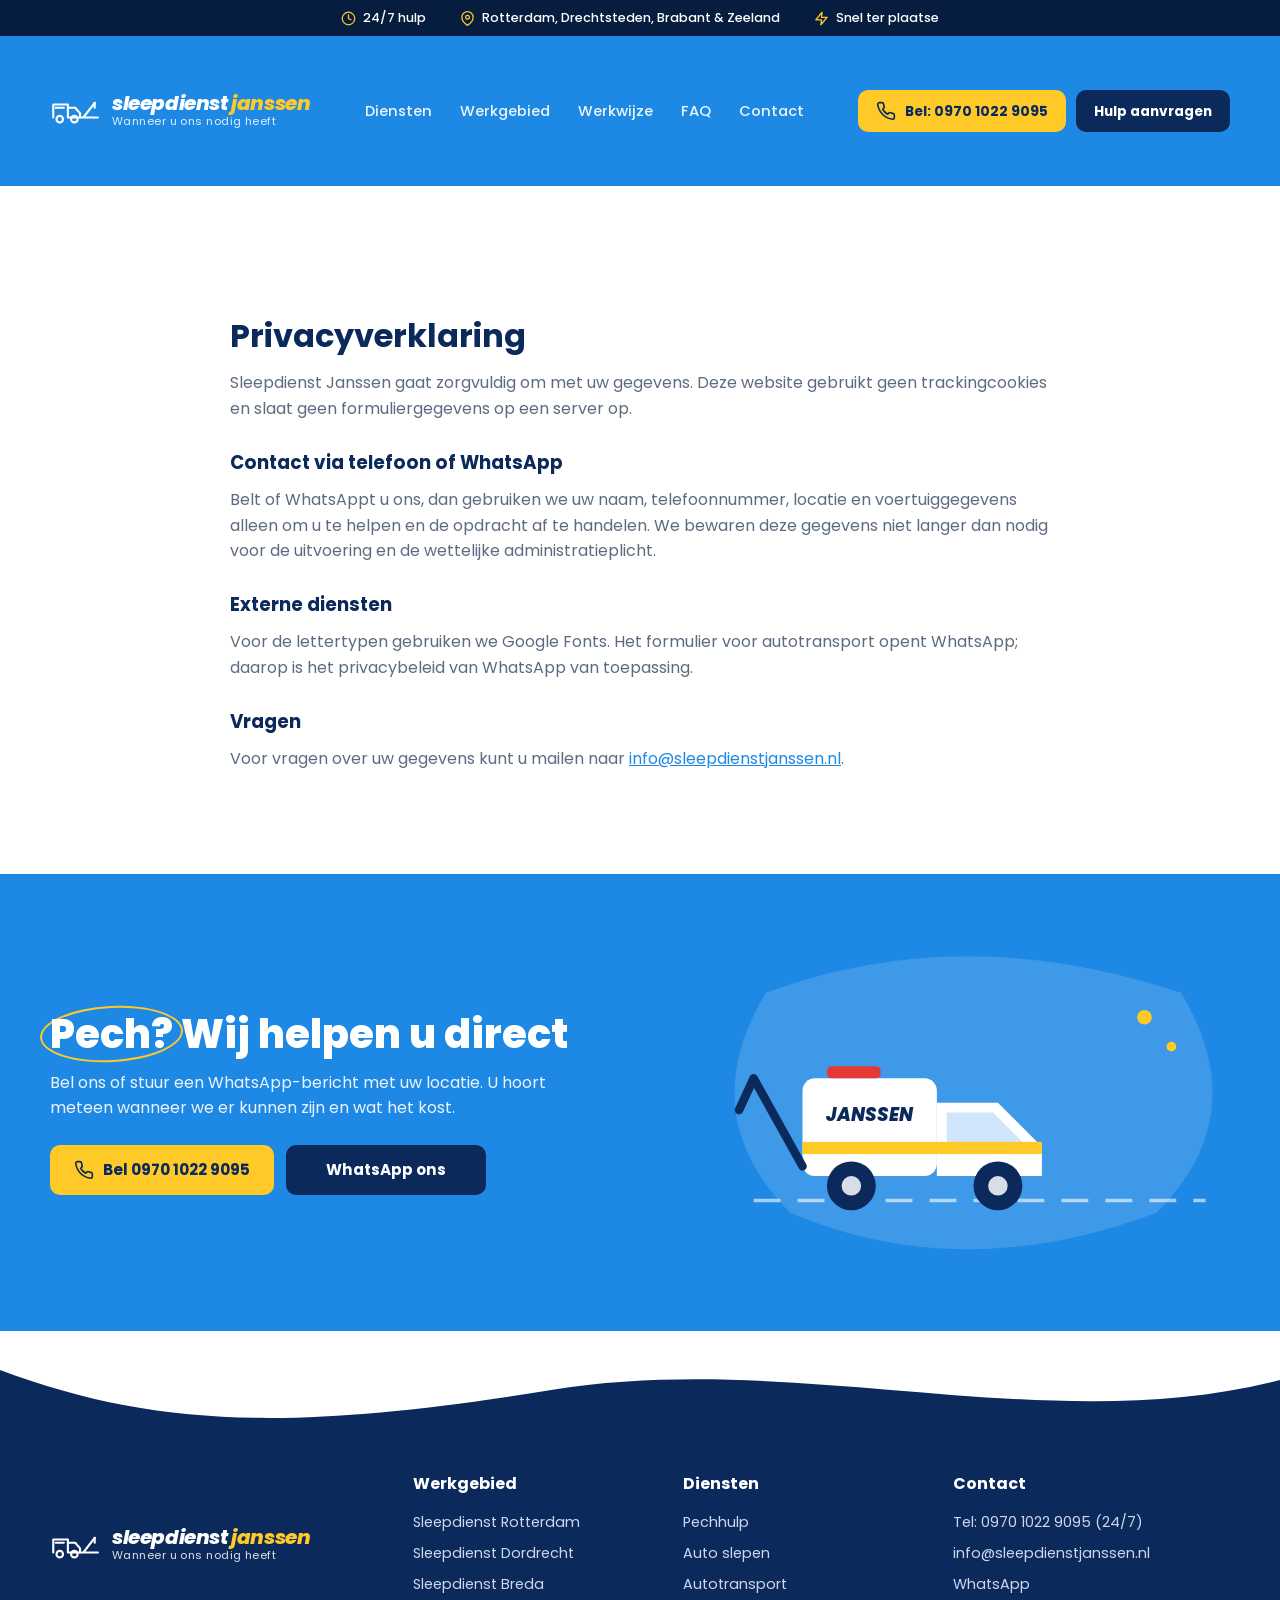
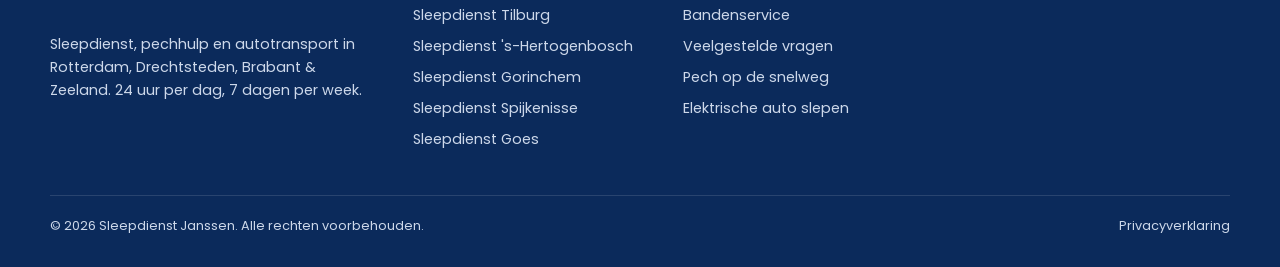
<file: privacy/index.html>
<!doctype html>
<html lang="nl-NL">
<head>
<meta charset="utf-8">
<meta name="viewport" content="width=device-width, initial-scale=1">
<title>Privacyverklaring | Sleepdienst Janssen</title>
<meta name="description" content="Privacyverklaring van Sleepdienst Janssen.">
<link rel="canonical" href="https://sleepdienstjanssen.nl/privacy/">
<meta name="theme-color" content="#0b2a5b">
<meta property="og:type" content="website">
<meta property="og:title" content="Privacyverklaring | Sleepdienst Janssen">
<meta property="og:description" content="Privacyverklaring van Sleepdienst Janssen.">
<meta property="og:url" content="https://sleepdienstjanssen.nl/privacy/">
<meta property="og:locale" content="nl_NL">
<link rel="preconnect" href="https://fonts.googleapis.com">
<link rel="preconnect" href="https://fonts.gstatic.com" crossorigin>
<link href="https://fonts.googleapis.com/css2?family=Poppins:ital,wght@0,400;0,500;0,600;0,700;0,800;1,700&display=swap" rel="stylesheet">
<link rel="stylesheet" href="/assets/style.css">
<link rel="icon" href="/favicon.ico" sizes="48x48">
<link rel="icon" href="/assets/favicon.svg" type="image/svg+xml">
<link rel="apple-touch-icon" href="/assets/icon-180.png">
<link rel="manifest" href="/assets/site.webmanifest">
<script type="application/ld+json">{"@context": "https://schema.org", "@type": "WebPage", "name": "Privacyverklaring"}</script>
</head>
<body>
<svg width="0" height="0" style="position:absolute" aria-hidden="true">
  <symbol id="i-phone" viewBox="0 0 24 24" fill="none" stroke="currentColor" stroke-width="2" stroke-linecap="round" stroke-linejoin="round"><path d="M22 16.9v3a2 2 0 0 1-2.2 2 19.8 19.8 0 0 1-8.6-3.1 19.5 19.5 0 0 1-6-6A19.8 19.8 0 0 1 2.1 4.2 2 2 0 0 1 4.1 2h3a2 2 0 0 1 2 1.7c.1 1 .4 1.9.7 2.8a2 2 0 0 1-.5 2.1L8 9.9a16 16 0 0 0 6 6l1.3-1.3a2 2 0 0 1 2.1-.4c.9.3 1.8.6 2.8.7a2 2 0 0 1 1.7 2z"/></symbol>
  <symbol id="i-clock" viewBox="0 0 24 24" fill="none" stroke="currentColor" stroke-width="2" stroke-linecap="round"><circle cx="12" cy="12" r="10"/><path d="M12 6v6l4 2"/></symbol>
  <symbol id="i-pin" viewBox="0 0 24 24" fill="none" stroke="currentColor" stroke-width="2" stroke-linecap="round" stroke-linejoin="round"><path d="M21 10c0 7-9 13-9 13S3 17 3 10a9 9 0 0 1 18 0z"/><circle cx="12" cy="10" r="3"/></symbol>
  <symbol id="i-bolt" viewBox="0 0 24 24" fill="none" stroke="currentColor" stroke-width="2" stroke-linecap="round" stroke-linejoin="round"><path d="M13 2 3 14h9l-1 8 10-12h-9z"/></symbol>
  <symbol id="i-cal" viewBox="0 0 24 24" fill="none" stroke="currentColor" stroke-width="2" stroke-linecap="round"><rect x="3" y="4" width="18" height="18" rx="2"/><path d="M16 2v4M8 2v4M3 10h18"/></symbol>
  <symbol id="i-send" viewBox="0 0 24 24" fill="none" stroke="currentColor" stroke-width="2" stroke-linecap="round" stroke-linejoin="round"><path d="m22 2-7 20-4-9-9-4z"/><path d="M22 2 11 13"/></symbol>
  <symbol id="i-shield" viewBox="0 0 24 24" fill="none" stroke="currentColor" stroke-width="2" stroke-linecap="round" stroke-linejoin="round"><path d="M12 22s8-4 8-10V5l-8-3-8 3v7c0 6 8 10 8 10z"/><path d="m9 12 2 2 4-4"/></symbol>
  <symbol id="i-euro" viewBox="0 0 24 24" fill="none" stroke="currentColor" stroke-width="2" stroke-linecap="round"><path d="M18 7a7 7 0 1 0 0 10M4 10h10M4 14h10"/></symbol>
  <symbol id="i-user" viewBox="0 0 24 24" fill="none" stroke="currentColor" stroke-width="2" stroke-linecap="round"><circle cx="12" cy="8" r="4"/><path d="M4 21a8 8 0 0 1 16 0"/></symbol>
  <symbol id="i-tool" viewBox="0 0 24 24" fill="none" stroke="currentColor" stroke-width="2" stroke-linecap="round" stroke-linejoin="round"><path d="M14.7 6.3a4 4 0 0 0 5 5L22 14l-8 8-2.3-2.3a4 4 0 0 0-5-5L2 10l8-8z" transform="scale(.9) translate(1 1)"/></symbol>
  <symbol id="i-truck" viewBox="0 0 48 32" fill="none" stroke="currentColor" stroke-width="2.4" stroke-linecap="round" stroke-linejoin="round"><path d="M3 22V9h17v13M20 13h8l5 6v3H20"/><path d="M33 22h12M36 22l8-12"/><circle cx="10" cy="24" r="3.5"/><circle cx="27" cy="24" r="3.5"/></symbol>
  <symbol id="i-car" viewBox="0 0 48 32" fill="none" stroke="currentColor" stroke-width="2.4" stroke-linecap="round" stroke-linejoin="round"><path d="M5 22v-6l5-7h22l7 7h4v6"/><path d="M14 16h20"/><circle cx="13" cy="23" r="3.5"/><circle cx="36" cy="23" r="3.5"/></symbol>
  <symbol id="i-tire" viewBox="0 0 32 32" fill="none" stroke="currentColor" stroke-width="2.4"><circle cx="16" cy="16" r="13"/><circle cx="16" cy="16" r="5"/><path d="M16 3v8M16 21v8M3 16h8M21 16h8"/></symbol>
  <symbol id="i-arrow-l" viewBox="0 0 24 24" fill="none" stroke="currentColor" stroke-width="2.5" stroke-linecap="round" stroke-linejoin="round"><path d="m15 18-6-6 6-6"/></symbol>
  <symbol id="i-arrow-r" viewBox="0 0 24 24" fill="none" stroke="currentColor" stroke-width="2.5" stroke-linecap="round" stroke-linejoin="round"><path d="m9 18 6-6-6-6"/></symbol>
  <symbol id="i-logo" viewBox="0 0 64 40" fill="none" stroke="currentColor" stroke-width="2.6" stroke-linecap="round" stroke-linejoin="round"><path d="M4 28V12h18v16M22 16h9l6 7v5H22"/><path d="M37 28h22M41 28l14-18"/><path d="M55 10v6"/><circle cx="12" cy="30" r="4"/><circle cx="30" cy="30" r="4"/><path d="M7 16h10"/></symbol>
  <symbol id="i-google" viewBox="0 0 24 24"><path fill="#4285F4" d="M22.6 12.2c0-.8-.1-1.4-.2-2.1H12v4h6c-.1 1-.8 2.6-2.3 3.6l3.5 2.7c2.1-1.9 3.4-4.8 3.4-8.2z"/><path fill="#34A853" d="M12 23c2.9 0 5.4-1 7.2-2.6l-3.5-2.7c-.9.7-2.2 1.1-3.7 1.1-2.8 0-5.2-1.9-6.1-4.5H2.3v2.8C4.1 20.7 7.8 23 12 23z"/><path fill="#FBBC05" d="M5.9 14.3c-.2-.7-.4-1.4-.4-2.3s.1-1.6.4-2.3V6.9H2.3C1.5 8.4 1 10.1 1 12s.5 3.6 1.3 5.1z"/><path fill="#EA4335" d="M12 5.4c1.6 0 2.7.7 3.3 1.3l2.4-2.4C16.4 2.9 14.4 2 12 2 7.8 2 4.1 4.3 2.3 7.9l3.6 2.8C6.8 7.3 9.2 5.4 12 5.4z"/></symbol>
</svg>

<div class="topbar"><div class="container">
  <span><svg><use href="#i-clock"/></svg>24/7 hulp</span>
  <span><svg><use href="#i-pin"/></svg>Rotterdam, Drechtsteden, Brabant & Zeeland</span>
  <span><svg><use href="#i-bolt"/></svg>Snel ter plaatse</span>
</div></div>
<header class="navwrap" id="nav">
  <nav class="container">
    <a class="logo" href="/" aria-label="Sleepdienst Janssen — home">
      <svg><use href="#i-logo"/></svg>
      <span><b>sleepdienst <em>janssen</em></b><small>Wanneer u ons nodig heeft</small></span>
    </a>
    <ul class="navlinks" id="navlinks">
      <li><a href="/#diensten">Diensten</a></li>
      <li><a href="/#werkgebied">Werkgebied</a></li>
      <li><a href="/#werkwijze">Werkwijze</a></li>
      <li><a href="/#faq">FAQ</a></li>
      <li><a href="#contact">Contact</a></li>
    </ul>
    <div class="navcta">
      <a class="btn btn-yellow" href="tel:+3197010229095"><svg class="ico"><use href="#i-phone"/></svg>Bel: 0970 1022 9095</a>
      <a class="btn btn-navy" href="#contact">Hulp aanvragen</a>
    </div>
    <button class="burger" id="burger" aria-label="Menu openen" aria-expanded="false" aria-controls="navlinks">
      <svg viewBox="0 0 24 24" fill="none" stroke="currentColor" stroke-width="2.4" stroke-linecap="round"><path d="M3 6h18M3 12h18M3 18h18"/></svg>
    </button>
  </nav>
</header>

<main>
<section class="section"><div class="container prose narrow">
<h1 class="title">Privacyverklaring</h1>
<p>Sleepdienst Janssen gaat zorgvuldig om met uw gegevens. Deze website gebruikt geen trackingcookies en slaat geen formuliergegevens op een server op.</p>
<h3>Contact via telefoon of WhatsApp</h3>
<p>Belt of WhatsAppt u ons, dan gebruiken we uw naam, telefoonnummer, locatie en voertuiggegevens alleen om u te helpen en de opdracht af te handelen. We bewaren deze gegevens niet langer dan nodig voor de uitvoering en de wettelijke administratieplicht.</p>
<h3>Externe diensten</h3>
<p>Voor de lettertypen gebruiken we Google Fonts. Het formulier voor autotransport opent WhatsApp; daarop is het privacybeleid van WhatsApp van toepassing.</p>
<h3>Vragen</h3>
<p>Voor vragen over uw gegevens kunt u mailen naar <a href="mailto:info@sleepdienstjanssen.nl">info@sleepdienstjanssen.nl</a>.</p>
</div></section>
<section class="cta" id="contact">
  <div class="container cta-grid">
    <div>
      <h2><span class="hl">Pech?</span> Wij helpen u direct</h2>
      <p>Bel ons of stuur een WhatsApp-bericht met uw locatie. U hoort meteen wanneer we er kunnen zijn en wat het kost.</p>
      <div class="actions">
        <a class="btn btn-yellow" href="tel:+3197010229095"><svg class="ico"><use href="#i-phone"/></svg>Bel 0970 1022 9095</a>
        <a class="btn btn-navy" href="https://wa.me/3197010229095?text=Hallo%20Sleepdienst%20Janssen%2C%20ik%20heb%20hulp%20nodig.%20Mijn%20locatie%20is%3A%20" target="_blank" rel="noopener">WhatsApp ons</a>
      </div>
    </div>
    <svg viewBox="0 0 420 260" role="img" aria-label="Sleepwagen onderweg naar een klant">
      <path d="M40 40 Q200 -20 380 40 Q440 140 360 220 Q200 280 60 220 Q-20 140 40 40Z" fill="#fff" opacity=".14"/>
      <path d="M30 210 H400" stroke="#fff" stroke-width="3" stroke-dasharray="22 14" opacity=".6"/>
      <g transform="translate(70 70)">
        <rect x="0" y="40" width="110" height="80" rx="10" fill="#fff"/>
        <path d="M110 60 h50 l36 36 v24 H110Z" fill="#fff"/>
        <path d="M118 68 h38 l26 26 h-64Z" fill="#cfe6fb"/>
        <rect x="0" y="92" width="196" height="10" fill="#ffc928"/>
        <rect x="20" y="30" width="44" height="10" rx="4" fill="#e53935"/>
        <path d="M0 112 L-40 40 M-40 40 L-52 66" stroke="#0b2a5b" stroke-width="7" stroke-linecap="round"/>
        <circle cx="40" cy="128" r="20" fill="#0b2a5b"/><circle cx="40" cy="128" r="8" fill="#d7dee8"/>
        <circle cx="160" cy="128" r="20" fill="#0b2a5b"/><circle cx="160" cy="128" r="8" fill="#d7dee8"/>
        <text x="55" y="75" text-anchor="middle" font-family="Poppins,Arial" font-weight="800" font-style="italic" font-size="15" fill="#0b2a5b">JANSSEN</text>
      </g>
      <g fill="#ffc928"><circle cx="350" cy="60" r="6"/><circle cx="372" cy="84" r="4"/></g>
    </svg>

  </div>
</section>
</main>
<footer>
  <svg class="wave-top" viewBox="0 0 1440 90" preserveAspectRatio="none" aria-hidden="true"><path d="M0 0 H1440 V30 C 1180 90, 900 0, 620 40 S 180 80, 0 20Z" fill="#fff"/></svg>
  <div class="container">
    <div class="foot">
      <div>
        <a class="logo" href="/"><svg><use href="#i-logo"/></svg><span><b>sleepdienst <em>janssen</em></b><small>Wanneer u ons nodig heeft</small></span></a>
        <p>Sleepdienst, pechhulp en autotransport in Rotterdam, Drechtsteden, Brabant & Zeeland. 24 uur per dag, 7 dagen per week.</p>
      </div>
      <div><h4>Werkgebied</h4><ul><li><a href="/sleepdienst-rotterdam/">Sleepdienst Rotterdam</a></li><li><a href="/sleepdienst-dordrecht/">Sleepdienst Dordrecht</a></li><li><a href="/sleepdienst-breda/">Sleepdienst Breda</a></li><li><a href="/sleepdienst-tilburg/">Sleepdienst Tilburg</a></li><li><a href="/sleepdienst-den-bosch/">Sleepdienst &#x27;s-Hertogenbosch</a></li><li><a href="/sleepdienst-gorinchem/">Sleepdienst Gorinchem</a></li><li><a href="/sleepdienst-spijkenisse/">Sleepdienst Spijkenisse</a></li><li><a href="/sleepdienst-goes/">Sleepdienst Goes</a></li></ul></div>
      <div><h4>Diensten</h4><ul><li><a href="/#diensten">Pechhulp</a></li><li><a href="/#diensten">Auto slepen</a></li><li><a href="/#diensten">Autotransport</a></li><li><a href="/#diensten">Bandenservice</a></li><li><a href="/#faq">Veelgestelde vragen</a></li><li><a href="/pech-op-de-snelweg/">Pech op de snelweg</a></li><li><a href="/elektrische-auto-slepen/">Elektrische auto slepen</a></li></ul></div>
      <div><h4>Contact</h4><ul>
        <li>Tel: <a href="tel:+3197010229095">0970 1022 9095</a> (24/7)</li>
        <li><a href="mailto:info@sleepdienstjanssen.nl">info@sleepdienstjanssen.nl</a></li>
        <li><a href="https://wa.me/3197010229095" target="_blank" rel="noopener">WhatsApp</a></li>
      </ul></div>
    </div>
    <div class="foot-bottom">
      <span>© 2026 Sleepdienst Janssen. Alle rechten voorbehouden.</span>
      <div><a href="/privacy/">Privacyverklaring</a></div>
    </div>
  </div>
</footer>
<a class="mobile-call" href="tel:+3197010229095"><svg class="ico"><use href="#i-phone"/></svg>BEL DIRECT — 24/7 HULP</a>
<script src="/assets/site.js" defer></script>
</body>
</html>
</file>
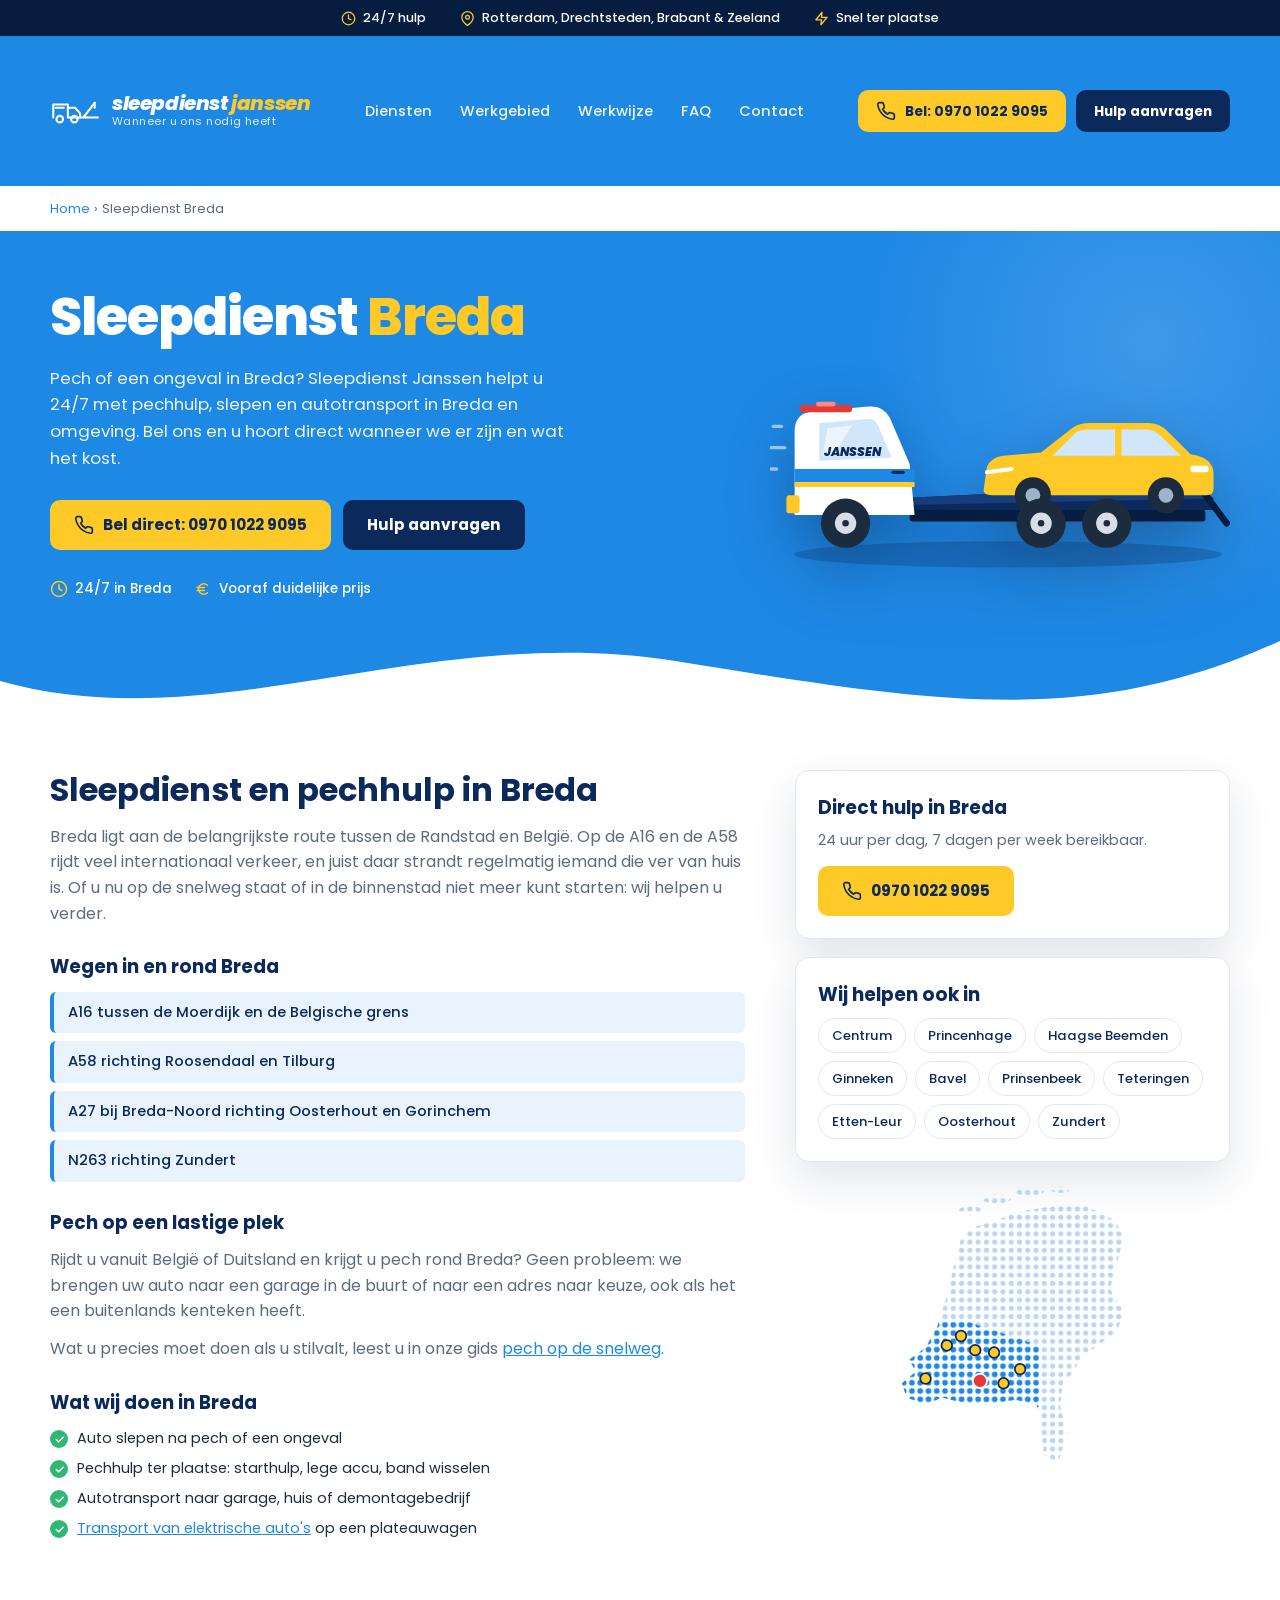
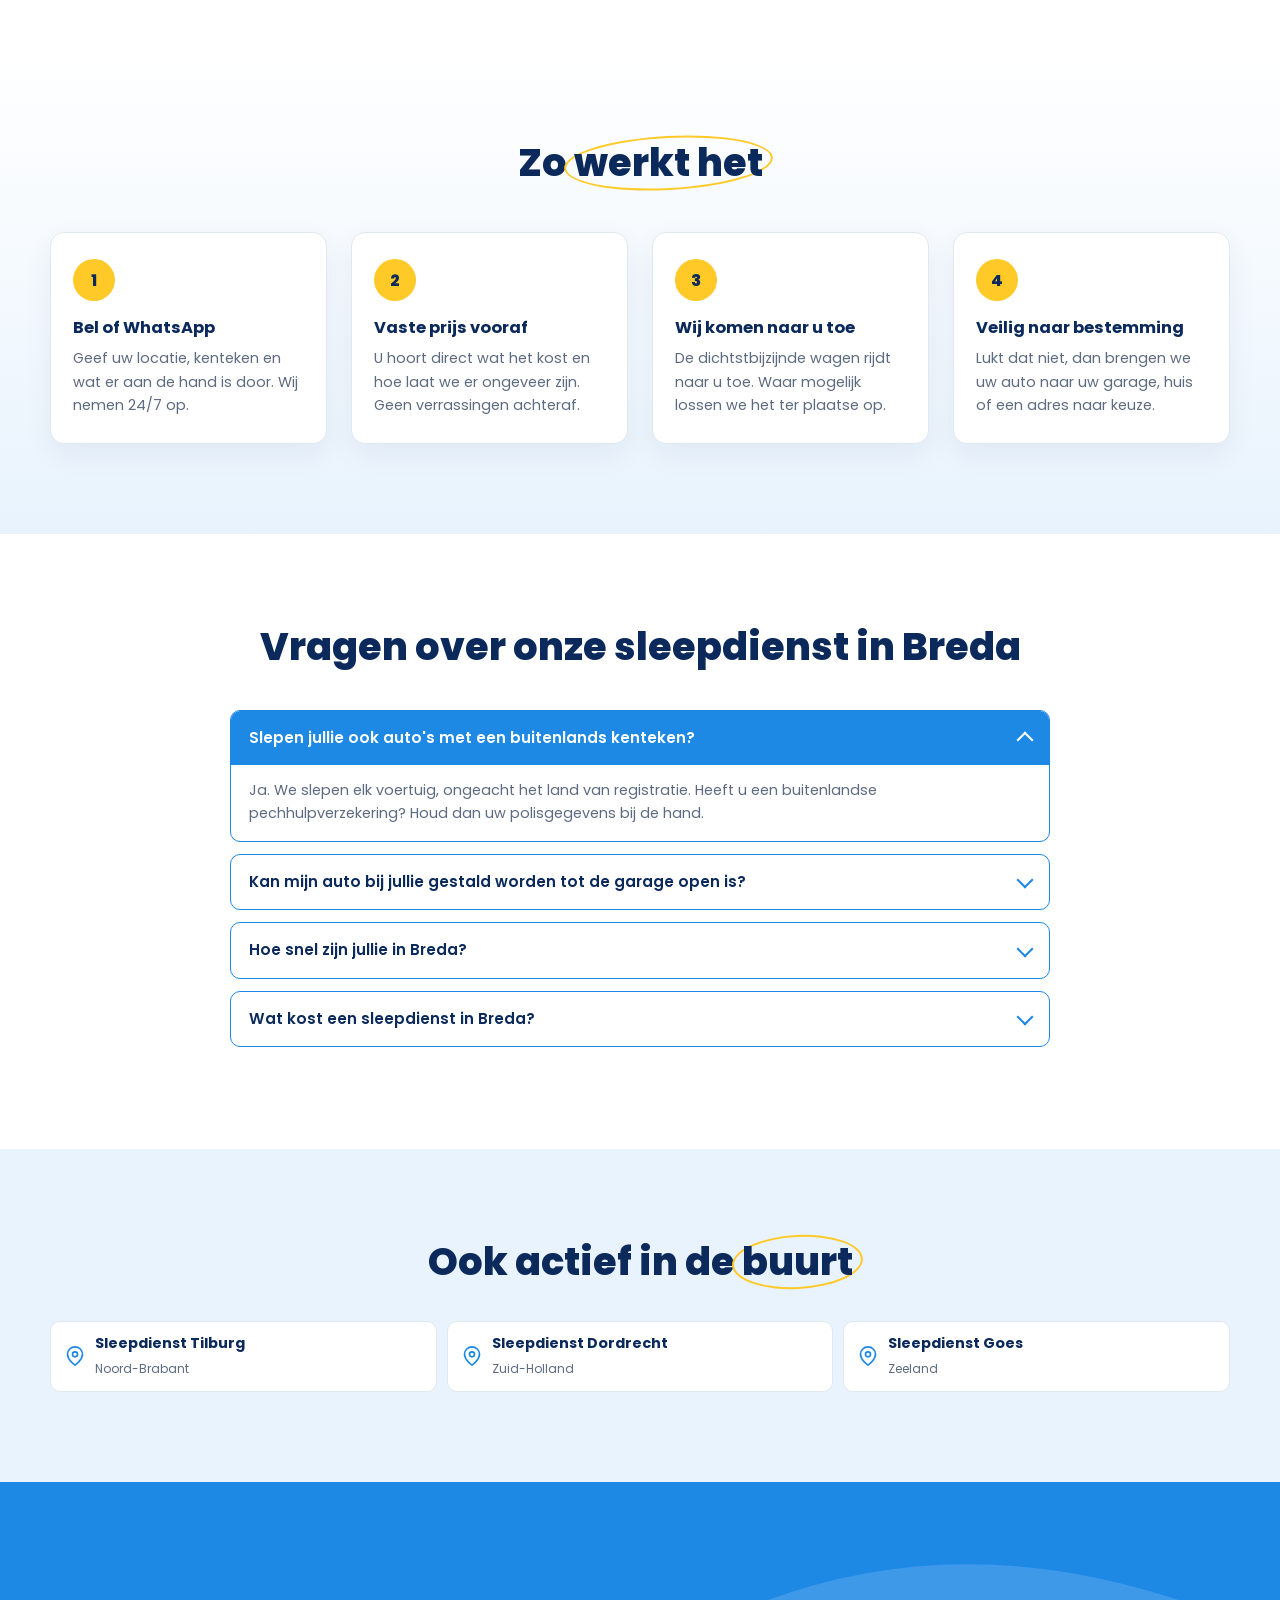
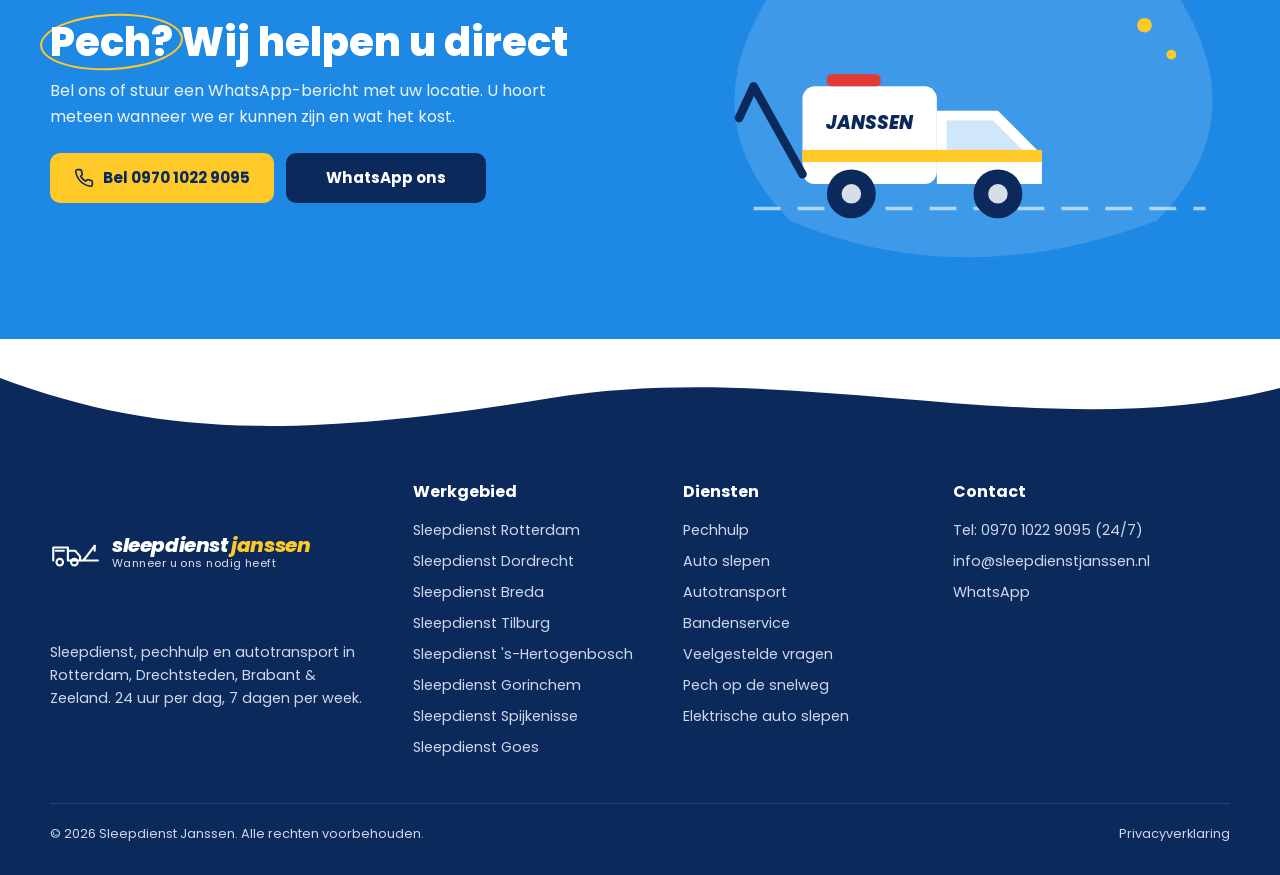
<file: sleepdienst-breda/index.html>
<!doctype html>
<html lang="nl-NL">
<head>
<meta charset="utf-8">
<meta name="viewport" content="width=device-width, initial-scale=1">
<title>Sleepdienst Breda 24/7 | Sleepdienst Janssen</title>
<meta name="description" content="Sleepdienst in Breda nodig? Sleepdienst Janssen helpt 24/7 met pechhulp, slepen en autotransport in Breda en omgeving. Vooraf een vaste prijs. Bel 0970 1022 9095.">
<link rel="canonical" href="https://sleepdienstjanssen.nl/sleepdienst-breda/">
<meta name="theme-color" content="#0b2a5b">
<meta property="og:type" content="website">
<meta property="og:title" content="Sleepdienst Breda 24/7 | Sleepdienst Janssen">
<meta property="og:description" content="Sleepdienst in Breda nodig? Sleepdienst Janssen helpt 24/7 met pechhulp, slepen en autotransport in Breda en omgeving. Vooraf een vaste prijs. Bel 0970 1022 9095.">
<meta property="og:url" content="https://sleepdienstjanssen.nl/sleepdienst-breda/">
<meta property="og:locale" content="nl_NL">
<link rel="preconnect" href="https://fonts.googleapis.com">
<link rel="preconnect" href="https://fonts.gstatic.com" crossorigin>
<link href="https://fonts.googleapis.com/css2?family=Poppins:ital,wght@0,400;0,500;0,600;0,700;0,800;1,700&display=swap" rel="stylesheet">
<link rel="stylesheet" href="/assets/style.css">
<link rel="icon" href="/favicon.ico" sizes="48x48">
<link rel="icon" href="/assets/favicon.svg" type="image/svg+xml">
<link rel="apple-touch-icon" href="/assets/icon-180.png">
<link rel="manifest" href="/assets/site.webmanifest">
<script type="application/ld+json">{"@context": "https://schema.org", "@graph": [{"@type": "AutomotiveBusiness", "@id": "https://sleepdienstjanssen.nl/#business", "name": "Sleepdienst Janssen", "url": "https://sleepdienstjanssen.nl/", "telephone": "+3197010229095", "email": "info@sleepdienstjanssen.nl", "openingHours": "Mo-Su 00:00-23:59", "areaServed": [{"@type": "City", "name": "Breda"}, {"@type": "City", "name": "Centrum"}, {"@type": "City", "name": "Princenhage"}, {"@type": "City", "name": "Haagse Beemden"}, {"@type": "City", "name": "Ginneken"}, {"@type": "City", "name": "Bavel"}, {"@type": "City", "name": "Prinsenbeek"}, {"@type": "City", "name": "Teteringen"}, {"@type": "City", "name": "Etten-Leur"}, {"@type": "City", "name": "Oosterhout"}, {"@type": "City", "name": "Zundert"}]}, {"@type": "Service", "name": "Sleepdienst Breda", "serviceType": "Sleepdienst en pechhulp", "provider": {"@id": "https://sleepdienstjanssen.nl/#business"}, "areaServed": {"@type": "City", "name": "Breda"}}, {"@type": "FAQPage", "mainEntity": [{"@type": "Question", "name": "Slepen jullie ook auto's met een buitenlands kenteken?", "acceptedAnswer": {"@type": "Answer", "text": "Ja. We slepen elk voertuig, ongeacht het land van registratie. Heeft u een buitenlandse pechhulpverzekering? Houd dan uw polisgegevens bij de hand."}}, {"@type": "Question", "name": "Kan mijn auto bij jullie gestald worden tot de garage open is?", "acceptedAnswer": {"@type": "Answer", "text": "Neem contact met ons op. We zoeken samen naar een veilige oplossing, bijvoorbeeld transport naar een garage die de volgende ochtend direct aan de slag kan."}}, {"@type": "Question", "name": "Hoe snel zijn jullie in Breda?", "acceptedAnswer": {"@type": "Answer", "text": "Bij uw melding sturen wij direct de dichtstbijzijnde wagen. U krijgt aan de telefoon een inschatting van de aankomsttijd in Breda, afhankelijk van uw exacte locatie en de verkeersdrukte."}}, {"@type": "Question", "name": "Wat kost een sleepdienst in Breda?", "acceptedAnswer": {"@type": "Answer", "text": "Dat hangt af van de afstand, het voertuig en het tijdstip. U krijgt altijd vooraf een vaste prijs, zodat u weet waar u aan toe bent."}}]}, {"@type": "BreadcrumbList", "itemListElement": [{"@type": "ListItem", "position": 1, "name": "Home", "item": "https://sleepdienstjanssen.nl/"}, {"@type": "ListItem", "position": 2, "name": "Sleepdienst Breda", "item": "https://sleepdienstjanssen.nl/sleepdienst-breda/"}]}]}</script>
</head>
<body>
<svg width="0" height="0" style="position:absolute" aria-hidden="true">
  <symbol id="i-phone" viewBox="0 0 24 24" fill="none" stroke="currentColor" stroke-width="2" stroke-linecap="round" stroke-linejoin="round"><path d="M22 16.9v3a2 2 0 0 1-2.2 2 19.8 19.8 0 0 1-8.6-3.1 19.5 19.5 0 0 1-6-6A19.8 19.8 0 0 1 2.1 4.2 2 2 0 0 1 4.1 2h3a2 2 0 0 1 2 1.7c.1 1 .4 1.9.7 2.8a2 2 0 0 1-.5 2.1L8 9.9a16 16 0 0 0 6 6l1.3-1.3a2 2 0 0 1 2.1-.4c.9.3 1.8.6 2.8.7a2 2 0 0 1 1.7 2z"/></symbol>
  <symbol id="i-clock" viewBox="0 0 24 24" fill="none" stroke="currentColor" stroke-width="2" stroke-linecap="round"><circle cx="12" cy="12" r="10"/><path d="M12 6v6l4 2"/></symbol>
  <symbol id="i-pin" viewBox="0 0 24 24" fill="none" stroke="currentColor" stroke-width="2" stroke-linecap="round" stroke-linejoin="round"><path d="M21 10c0 7-9 13-9 13S3 17 3 10a9 9 0 0 1 18 0z"/><circle cx="12" cy="10" r="3"/></symbol>
  <symbol id="i-bolt" viewBox="0 0 24 24" fill="none" stroke="currentColor" stroke-width="2" stroke-linecap="round" stroke-linejoin="round"><path d="M13 2 3 14h9l-1 8 10-12h-9z"/></symbol>
  <symbol id="i-cal" viewBox="0 0 24 24" fill="none" stroke="currentColor" stroke-width="2" stroke-linecap="round"><rect x="3" y="4" width="18" height="18" rx="2"/><path d="M16 2v4M8 2v4M3 10h18"/></symbol>
  <symbol id="i-send" viewBox="0 0 24 24" fill="none" stroke="currentColor" stroke-width="2" stroke-linecap="round" stroke-linejoin="round"><path d="m22 2-7 20-4-9-9-4z"/><path d="M22 2 11 13"/></symbol>
  <symbol id="i-shield" viewBox="0 0 24 24" fill="none" stroke="currentColor" stroke-width="2" stroke-linecap="round" stroke-linejoin="round"><path d="M12 22s8-4 8-10V5l-8-3-8 3v7c0 6 8 10 8 10z"/><path d="m9 12 2 2 4-4"/></symbol>
  <symbol id="i-euro" viewBox="0 0 24 24" fill="none" stroke="currentColor" stroke-width="2" stroke-linecap="round"><path d="M18 7a7 7 0 1 0 0 10M4 10h10M4 14h10"/></symbol>
  <symbol id="i-user" viewBox="0 0 24 24" fill="none" stroke="currentColor" stroke-width="2" stroke-linecap="round"><circle cx="12" cy="8" r="4"/><path d="M4 21a8 8 0 0 1 16 0"/></symbol>
  <symbol id="i-tool" viewBox="0 0 24 24" fill="none" stroke="currentColor" stroke-width="2" stroke-linecap="round" stroke-linejoin="round"><path d="M14.7 6.3a4 4 0 0 0 5 5L22 14l-8 8-2.3-2.3a4 4 0 0 0-5-5L2 10l8-8z" transform="scale(.9) translate(1 1)"/></symbol>
  <symbol id="i-truck" viewBox="0 0 48 32" fill="none" stroke="currentColor" stroke-width="2.4" stroke-linecap="round" stroke-linejoin="round"><path d="M3 22V9h17v13M20 13h8l5 6v3H20"/><path d="M33 22h12M36 22l8-12"/><circle cx="10" cy="24" r="3.5"/><circle cx="27" cy="24" r="3.5"/></symbol>
  <symbol id="i-car" viewBox="0 0 48 32" fill="none" stroke="currentColor" stroke-width="2.4" stroke-linecap="round" stroke-linejoin="round"><path d="M5 22v-6l5-7h22l7 7h4v6"/><path d="M14 16h20"/><circle cx="13" cy="23" r="3.5"/><circle cx="36" cy="23" r="3.5"/></symbol>
  <symbol id="i-tire" viewBox="0 0 32 32" fill="none" stroke="currentColor" stroke-width="2.4"><circle cx="16" cy="16" r="13"/><circle cx="16" cy="16" r="5"/><path d="M16 3v8M16 21v8M3 16h8M21 16h8"/></symbol>
  <symbol id="i-arrow-l" viewBox="0 0 24 24" fill="none" stroke="currentColor" stroke-width="2.5" stroke-linecap="round" stroke-linejoin="round"><path d="m15 18-6-6 6-6"/></symbol>
  <symbol id="i-arrow-r" viewBox="0 0 24 24" fill="none" stroke="currentColor" stroke-width="2.5" stroke-linecap="round" stroke-linejoin="round"><path d="m9 18 6-6-6-6"/></symbol>
  <symbol id="i-logo" viewBox="0 0 64 40" fill="none" stroke="currentColor" stroke-width="2.6" stroke-linecap="round" stroke-linejoin="round"><path d="M4 28V12h18v16M22 16h9l6 7v5H22"/><path d="M37 28h22M41 28l14-18"/><path d="M55 10v6"/><circle cx="12" cy="30" r="4"/><circle cx="30" cy="30" r="4"/><path d="M7 16h10"/></symbol>
  <symbol id="i-google" viewBox="0 0 24 24"><path fill="#4285F4" d="M22.6 12.2c0-.8-.1-1.4-.2-2.1H12v4h6c-.1 1-.8 2.6-2.3 3.6l3.5 2.7c2.1-1.9 3.4-4.8 3.4-8.2z"/><path fill="#34A853" d="M12 23c2.9 0 5.4-1 7.2-2.6l-3.5-2.7c-.9.7-2.2 1.1-3.7 1.1-2.8 0-5.2-1.9-6.1-4.5H2.3v2.8C4.1 20.7 7.8 23 12 23z"/><path fill="#FBBC05" d="M5.9 14.3c-.2-.7-.4-1.4-.4-2.3s.1-1.6.4-2.3V6.9H2.3C1.5 8.4 1 10.1 1 12s.5 3.6 1.3 5.1z"/><path fill="#EA4335" d="M12 5.4c1.6 0 2.7.7 3.3 1.3l2.4-2.4C16.4 2.9 14.4 2 12 2 7.8 2 4.1 4.3 2.3 7.9l3.6 2.8C6.8 7.3 9.2 5.4 12 5.4z"/></symbol>
</svg>

<div class="topbar"><div class="container">
  <span><svg><use href="#i-clock"/></svg>24/7 hulp</span>
  <span><svg><use href="#i-pin"/></svg>Rotterdam, Drechtsteden, Brabant & Zeeland</span>
  <span><svg><use href="#i-bolt"/></svg>Snel ter plaatse</span>
</div></div>
<header class="navwrap" id="nav">
  <nav class="container">
    <a class="logo" href="/" aria-label="Sleepdienst Janssen — home">
      <svg><use href="#i-logo"/></svg>
      <span><b>sleepdienst <em>janssen</em></b><small>Wanneer u ons nodig heeft</small></span>
    </a>
    <ul class="navlinks" id="navlinks">
      <li><a href="/#diensten">Diensten</a></li>
      <li><a href="/#werkgebied">Werkgebied</a></li>
      <li><a href="/#werkwijze">Werkwijze</a></li>
      <li><a href="/#faq">FAQ</a></li>
      <li><a href="#contact">Contact</a></li>
    </ul>
    <div class="navcta">
      <a class="btn btn-yellow" href="tel:+3197010229095"><svg class="ico"><use href="#i-phone"/></svg>Bel: 0970 1022 9095</a>
      <a class="btn btn-navy" href="#contact">Hulp aanvragen</a>
    </div>
    <button class="burger" id="burger" aria-label="Menu openen" aria-expanded="false" aria-controls="navlinks">
      <svg viewBox="0 0 24 24" fill="none" stroke="currentColor" stroke-width="2.4" stroke-linecap="round"><path d="M3 6h18M3 12h18M3 18h18"/></svg>
    </button>
  </nav>
</header>
<nav class="crumbs container" aria-label="Kruimelpad"><a href="/">Home</a> › <span>Sleepdienst Breda</span></nav>
<main>
<section class="hero hero-city">
  <div class="container hero-grid">
    <div>
      <h1>Sleepdienst <span>Breda</span></h1>
      <p>Pech of een ongeval in Breda? Sleepdienst Janssen helpt u 24/7 met pechhulp, slepen en autotransport in Breda en omgeving. Bel ons en u hoort direct wanneer we er zijn en wat het kost.</p>
      <div class="actions">
        <a class="btn btn-yellow" href="tel:+3197010229095"><svg class="ico"><use href="#i-phone"/></svg>Bel direct: 0970 1022 9095</a>
        <a class="btn btn-navy" href="#contact">Hulp aanvragen</a>
      </div>
      <div class="trust">
        <span><svg><use href="#i-clock"/></svg>24/7 in Breda</span>
        <span><svg><use href="#i-euro"/></svg>Vooraf duidelijke prijs</span>
      </div>
    </div>
    <div class="hero-art"><svg class="truck" viewBox="0 0 560 330" role="img" aria-label="Takelwagen van Sleepdienst Janssen met een auto op het plateau">
        <ellipse cx="290" cy="300" rx="260" ry="16" fill="#0b2a5b" opacity=".25"/>
        <!-- plateau -->
        <path d="M150 232 L520 214 L540 232 L540 246 L150 252 Z" fill="#0b2a5b"/>
        <path d="M150 232 L520 214 L540 232 L150 240Z" fill="#163e7d"/>
        <rect x="170" y="246" width="360" height="14" rx="3" fill="#071d40"/>
        <path d="M520 214 L556 262" stroke="#071d40" stroke-width="8" stroke-linecap="round"/>
        <!-- auto op plateau -->
        <g transform="translate(250 130)">
          <path d="M10 92 L14 64 Q18 52 34 50 L80 46 L118 16 Q126 10 140 10 L210 10 Q224 10 234 20 L262 48 L262 48 Q290 52 290 72 L290 90 Q290 98 280 98 L20 98 Q10 98 10 92Z" fill="#ffc928"/>
          <path d="M122 22 Q128 18 140 18 L170 18 L170 50 L94 50Z" fill="#cfe6fb"/>
          <path d="M178 18 L208 18 Q218 18 226 26 L250 50 L178 50Z" fill="#cfe6fb"/>
          <path d="M14 70 L44 66" stroke="#fff" stroke-width="5" stroke-linecap="round"/>
          <rect x="262" y="62" width="22" height="8" rx="3" fill="#fff"/>
          <circle cx="70" cy="98" r="22" fill="#1d2b3f"/><circle cx="70" cy="98" r="9" fill="#9fb3c8"/>
          <circle cx="232" cy="98" r="22" fill="#1d2b3f"/><circle cx="232" cy="98" r="9" fill="#9fb3c8"/>
        </g>
        <!-- cabine -->
        <path d="M30 252 L30 150 Q30 128 52 126 L120 120 Q138 118 146 134 L170 190 L176 252 Z" fill="#fff"/>
        <path d="M60 140 L118 135 Q128 134 132 144 L148 182 L60 186 Z" fill="#cfe6fb"/>
        <path d="M70 146 L100 143 L76 180 L64 180Z" fill="#fff" opacity=".6"/>
        <rect x="30" y="196" width="146" height="16" fill="#1e88e5"/>
        <rect x="30" y="212" width="146" height="6" fill="#ffc928"/>
        <text x="100" y="180" text-anchor="middle" font-family="Poppins,Arial" font-weight="800" font-style="italic" font-size="15" fill="#0b2a5b">JANSSEN</text>
        <rect x="20" y="228" width="16" height="22" rx="3" fill="#ffc928"/>
        <rect x="36" y="118" width="64" height="9" rx="4" fill="#e53935"/>
        <rect x="56" y="114" width="24" height="6" rx="3" fill="#ff8a80"/>
        <path d="M150 200 L162 200" stroke="#0b2a5b" stroke-width="4" stroke-linecap="round"/>
        <!-- wielen -->
        <circle cx="92" cy="262" r="30" fill="#1d2b3f"/><circle cx="92" cy="262" r="13" fill="#d7dee8"/><circle cx="92" cy="262" r="4" fill="#1d2b3f"/>
        <circle cx="330" cy="262" r="30" fill="#1d2b3f"/><circle cx="330" cy="262" r="13" fill="#d7dee8"/><circle cx="330" cy="262" r="4" fill="#1d2b3f"/>
        <circle cx="410" cy="262" r="30" fill="#1d2b3f"/><circle cx="410" cy="262" r="13" fill="#d7dee8"/><circle cx="410" cy="262" r="4" fill="#1d2b3f"/>
        <!-- snelheidslijnen -->
        <g stroke="#fff" stroke-width="4" stroke-linecap="round" opacity=".55"><path d="M0 170h18"/><path d="M-4 196h12"/><path d="M4 144h10"/></g>
      </svg>
</div>
  </div>
  <svg class="wave" viewBox="0 0 1440 120" preserveAspectRatio="none" aria-hidden="true"><path d="M0 70 C 240 130, 480 10, 760 50 S 1220 120, 1440 30 L1440 120 L0 120Z" fill="#fff"/></svg>
</section>
<section class="section city-body">
  <div class="container city-grid">
    <article class="prose">
      <h2>Sleepdienst en pechhulp in Breda</h2>
      <p>Breda ligt aan de belangrijkste route tussen de Randstad en België. Op de A16 en de A58 rijdt veel internationaal verkeer, en juist daar strandt regelmatig iemand die ver van huis is. Of u nu op de snelweg staat of in de binnenstad niet meer kunt starten: wij helpen u verder.</p>
      <h3>Wegen in en rond Breda</h3>
      <ul class="roads"><li>A16 tussen de Moerdijk en de Belgische grens</li><li>A58 richting Roosendaal en Tilburg</li><li>A27 bij Breda-Noord richting Oosterhout en Gorinchem</li><li>N263 richting Zundert</li></ul>
      <h3>Pech op een lastige plek</h3>
      <p>Rijdt u vanuit België of Duitsland en krijgt u pech rond Breda? Geen probleem: we brengen uw auto naar een garage in de buurt of naar een adres naar keuze, ook als het een buitenlands kenteken heeft.</p>
      <p>Wat u precies moet doen als u stilvalt, leest u in onze gids <a href="/pech-op-de-snelweg/">pech op de snelweg</a>.</p>
      <h3>Wat wij doen in Breda</h3>
      <ul class="checks">
        <li>Auto slepen na pech of een ongeval</li>
        <li>Pechhulp ter plaatse: starthulp, lege accu, band wisselen</li>
        <li>Autotransport naar garage, huis of demontagebedrijf</li>
        <li><span><a href="/elektrische-auto-slepen/">Transport van elektrische auto's</a> op een plateauwagen</span></li>
      </ul>
    </article>
    <aside class="side">
      <div class="side-card">
        <h3>Direct hulp in Breda</h3>
        <p>24 uur per dag, 7 dagen per week bereikbaar.</p>
        <a class="btn btn-yellow" href="tel:+3197010229095"><svg class="ico"><use href="#i-phone"/></svg>0970 1022 9095</a>
      </div>
      <div class="side-card">
        <h3>Wij helpen ook in</h3>
        <div class="cities"><span>Centrum</span><span>Princenhage</span><span>Haagse Beemden</span><span>Ginneken</span><span>Bavel</span><span>Prinsenbeek</span><span>Teteringen</span><span>Etten-Leur</span><span>Oosterhout</span><span>Zundert</span></div>
      </div>
      <div class="map small"><svg viewBox="0 0 220 260" role="img" aria-label="Kaart van het werkgebied in Zuidwest-Nederland">
  <defs>
    <pattern id="dots" width="7" height="7" patternUnits="userSpaceOnUse"><circle cx="3.5" cy="3.5" r="2.2" fill="#b9d7f5"/></pattern>
    <pattern id="dots-on" width="7" height="7" patternUnits="userSpaceOnUse"><circle cx="3.5" cy="3.5" r="2.4" fill="#1e88e5"/></pattern>
    <clipPath id="nl">
      <path d="M66 50 L76 40 L96 34 L118 26 L146 22 L172 22 L196 34 L204 48 L198 70 L192 92 L204 112 L198 128 L182 140 L168 150 L160 164 L152 172 L150 192 L156 214 L148 240 L136 232 L134 208 L130 190 L112 186 L88 190 L66 188 L50 184 L36 190 L20 184 L16 172 L28 162 L22 152 L36 142 L46 124 L54 98 L60 72 Z"/>
      <ellipse cx="74" cy="26" rx="10" ry="4"/><ellipse cx="96" cy="16" rx="12" ry="4"/><ellipse cx="124" cy="10" rx="12" ry="3.5"/><ellipse cx="150" cy="8" rx="8" ry="3"/>
    </clipPath>
    <clipPath id="sw"><path d="M0 120 L72 120 L132 140 L132 192 L0 200Z"/></clipPath>
  </defs>
  <rect width="220" height="260" fill="url(#dots)" clip-path="url(#nl)"/>
  <g clip-path="url(#nl)"><rect width="220" height="260" fill="url(#dots-on)" clip-path="url(#sw)"/></g>
  <g class="pins"><a href="/sleepdienst-rotterdam/" class="pin"><circle cx="66" cy="132" r="4.5"/><title>Sleepdienst Rotterdam</title></a><a href="/sleepdienst-dordrecht/" class="pin"><circle cx="78" cy="144" r="4.5"/><title>Sleepdienst Dordrecht</title></a><a href="/sleepdienst-spijkenisse/" class="pin"><circle cx="54" cy="140" r="4.5"/><title>Sleepdienst Spijkenisse</title></a><a href="/sleepdienst-gorinchem/" class="pin"><circle cx="94" cy="146" r="4.5"/><title>Sleepdienst Gorinchem</title></a><a href="/sleepdienst-breda/" class="pin on"><circle cx="82" cy="170" r="6"/><title>Sleepdienst Breda</title></a><a href="/sleepdienst-tilburg/" class="pin"><circle cx="102" cy="172" r="4.5"/><title>Sleepdienst Tilburg</title></a><a href="/sleepdienst-den-bosch/" class="pin"><circle cx="116" cy="160" r="4.5"/><title>Sleepdienst &#x27;s-Hertogenbosch</title></a><a href="/sleepdienst-goes/" class="pin"><circle cx="36" cy="168" r="4.5"/><title>Sleepdienst Goes</title></a></g>
</svg></div>
    </aside>
  </div>
</section>
<section class="section steps-sec" id="werkwijze">
  <div class="container">
    <h2 class="title center">Zo <span class="hl">werkt het</span></h2>
    <div class="steps">
      <div class="step"><i>1</i><h3>Bel of WhatsApp</h3><p>Geef uw locatie, kenteken en wat er aan de hand is door. Wij nemen 24/7 op.</p></div>
      <div class="step"><i>2</i><h3>Vaste prijs vooraf</h3><p>U hoort direct wat het kost en hoe laat we er ongeveer zijn. Geen verrassingen achteraf.</p></div>
      <div class="step"><i>3</i><h3>Wij komen naar u toe</h3><p>De dichtstbijzijnde wagen rijdt naar u toe. Waar mogelijk lossen we het ter plaatse op.</p></div>
      <div class="step"><i>4</i><h3>Veilig naar bestemming</h3><p>Lukt dat niet, dan brengen we uw auto naar uw garage, huis of een adres naar keuze.</p></div>
    </div>
  </div>
</section>
<section class="section" id="faq">
  <div class="container">
    <h2 class="title center">Vragen over onze sleepdienst in Breda</h2>
    <div class="faq narrow"><details open><summary>Slepen jullie ook auto&#x27;s met een buitenlands kenteken?</summary><p>Ja. We slepen elk voertuig, ongeacht het land van registratie. Heeft u een buitenlandse pechhulpverzekering? Houd dan uw polisgegevens bij de hand.</p></details><details><summary>Kan mijn auto bij jullie gestald worden tot de garage open is?</summary><p>Neem contact met ons op. We zoeken samen naar een veilige oplossing, bijvoorbeeld transport naar een garage die de volgende ochtend direct aan de slag kan.</p></details><details><summary>Hoe snel zijn jullie in Breda?</summary><p>Bij uw melding sturen wij direct de dichtstbijzijnde wagen. U krijgt aan de telefoon een inschatting van de aankomsttijd in Breda, afhankelijk van uw exacte locatie en de verkeersdrukte.</p></details><details><summary>Wat kost een sleepdienst in Breda?</summary><p>Dat hangt af van de afstand, het voertuig en het tijdstip. U krijgt altijd vooraf een vaste prijs, zodat u weet waar u aan toe bent.</p></details></div>
  </div>
</section>
<section class="section area">
  <div class="container">
    <h2 class="title center">Ook actief in de <span class="hl">buurt</span></h2>
    <div class="cities-grid near"><a class="city" href="/sleepdienst-tilburg/"><svg><use href="#i-pin"/></svg><span><b>Sleepdienst Tilburg</b><small>Noord-Brabant</small></span></a><a class="city" href="/sleepdienst-dordrecht/"><svg><use href="#i-pin"/></svg><span><b>Sleepdienst Dordrecht</b><small>Zuid-Holland</small></span></a><a class="city" href="/sleepdienst-goes/"><svg><use href="#i-pin"/></svg><span><b>Sleepdienst Goes</b><small>Zeeland</small></span></a></div>
  </div>
</section>
<section class="cta" id="contact">
  <div class="container cta-grid">
    <div>
      <h2><span class="hl">Pech?</span> Wij helpen u direct</h2>
      <p>Bel ons of stuur een WhatsApp-bericht met uw locatie. U hoort meteen wanneer we er kunnen zijn en wat het kost.</p>
      <div class="actions">
        <a class="btn btn-yellow" href="tel:+3197010229095"><svg class="ico"><use href="#i-phone"/></svg>Bel 0970 1022 9095</a>
        <a class="btn btn-navy" href="https://wa.me/3197010229095?text=Hallo%20Sleepdienst%20Janssen%2C%20ik%20heb%20hulp%20nodig.%20Mijn%20locatie%20is%3A%20" target="_blank" rel="noopener">WhatsApp ons</a>
      </div>
    </div>
    <svg viewBox="0 0 420 260" role="img" aria-label="Sleepwagen onderweg naar een klant">
      <path d="M40 40 Q200 -20 380 40 Q440 140 360 220 Q200 280 60 220 Q-20 140 40 40Z" fill="#fff" opacity=".14"/>
      <path d="M30 210 H400" stroke="#fff" stroke-width="3" stroke-dasharray="22 14" opacity=".6"/>
      <g transform="translate(70 70)">
        <rect x="0" y="40" width="110" height="80" rx="10" fill="#fff"/>
        <path d="M110 60 h50 l36 36 v24 H110Z" fill="#fff"/>
        <path d="M118 68 h38 l26 26 h-64Z" fill="#cfe6fb"/>
        <rect x="0" y="92" width="196" height="10" fill="#ffc928"/>
        <rect x="20" y="30" width="44" height="10" rx="4" fill="#e53935"/>
        <path d="M0 112 L-40 40 M-40 40 L-52 66" stroke="#0b2a5b" stroke-width="7" stroke-linecap="round"/>
        <circle cx="40" cy="128" r="20" fill="#0b2a5b"/><circle cx="40" cy="128" r="8" fill="#d7dee8"/>
        <circle cx="160" cy="128" r="20" fill="#0b2a5b"/><circle cx="160" cy="128" r="8" fill="#d7dee8"/>
        <text x="55" y="75" text-anchor="middle" font-family="Poppins,Arial" font-weight="800" font-style="italic" font-size="15" fill="#0b2a5b">JANSSEN</text>
      </g>
      <g fill="#ffc928"><circle cx="350" cy="60" r="6"/><circle cx="372" cy="84" r="4"/></g>
    </svg>

  </div>
</section>
</main>
<footer>
  <svg class="wave-top" viewBox="0 0 1440 90" preserveAspectRatio="none" aria-hidden="true"><path d="M0 0 H1440 V30 C 1180 90, 900 0, 620 40 S 180 80, 0 20Z" fill="#fff"/></svg>
  <div class="container">
    <div class="foot">
      <div>
        <a class="logo" href="/"><svg><use href="#i-logo"/></svg><span><b>sleepdienst <em>janssen</em></b><small>Wanneer u ons nodig heeft</small></span></a>
        <p>Sleepdienst, pechhulp en autotransport in Rotterdam, Drechtsteden, Brabant & Zeeland. 24 uur per dag, 7 dagen per week.</p>
      </div>
      <div><h4>Werkgebied</h4><ul><li><a href="/sleepdienst-rotterdam/">Sleepdienst Rotterdam</a></li><li><a href="/sleepdienst-dordrecht/">Sleepdienst Dordrecht</a></li><li><a href="/sleepdienst-breda/">Sleepdienst Breda</a></li><li><a href="/sleepdienst-tilburg/">Sleepdienst Tilburg</a></li><li><a href="/sleepdienst-den-bosch/">Sleepdienst &#x27;s-Hertogenbosch</a></li><li><a href="/sleepdienst-gorinchem/">Sleepdienst Gorinchem</a></li><li><a href="/sleepdienst-spijkenisse/">Sleepdienst Spijkenisse</a></li><li><a href="/sleepdienst-goes/">Sleepdienst Goes</a></li></ul></div>
      <div><h4>Diensten</h4><ul><li><a href="/#diensten">Pechhulp</a></li><li><a href="/#diensten">Auto slepen</a></li><li><a href="/#diensten">Autotransport</a></li><li><a href="/#diensten">Bandenservice</a></li><li><a href="/#faq">Veelgestelde vragen</a></li><li><a href="/pech-op-de-snelweg/">Pech op de snelweg</a></li><li><a href="/elektrische-auto-slepen/">Elektrische auto slepen</a></li></ul></div>
      <div><h4>Contact</h4><ul>
        <li>Tel: <a href="tel:+3197010229095">0970 1022 9095</a> (24/7)</li>
        <li><a href="mailto:info@sleepdienstjanssen.nl">info@sleepdienstjanssen.nl</a></li>
        <li><a href="https://wa.me/3197010229095" target="_blank" rel="noopener">WhatsApp</a></li>
      </ul></div>
    </div>
    <div class="foot-bottom">
      <span>© 2026 Sleepdienst Janssen. Alle rechten voorbehouden.</span>
      <div><a href="/privacy/">Privacyverklaring</a></div>
    </div>
  </div>
</footer>
<a class="mobile-call" href="tel:+3197010229095"><svg class="ico"><use href="#i-phone"/></svg>BEL DIRECT — 24/7 HULP</a>
<script src="/assets/site.js" defer></script>
</body>
</html>
</file>
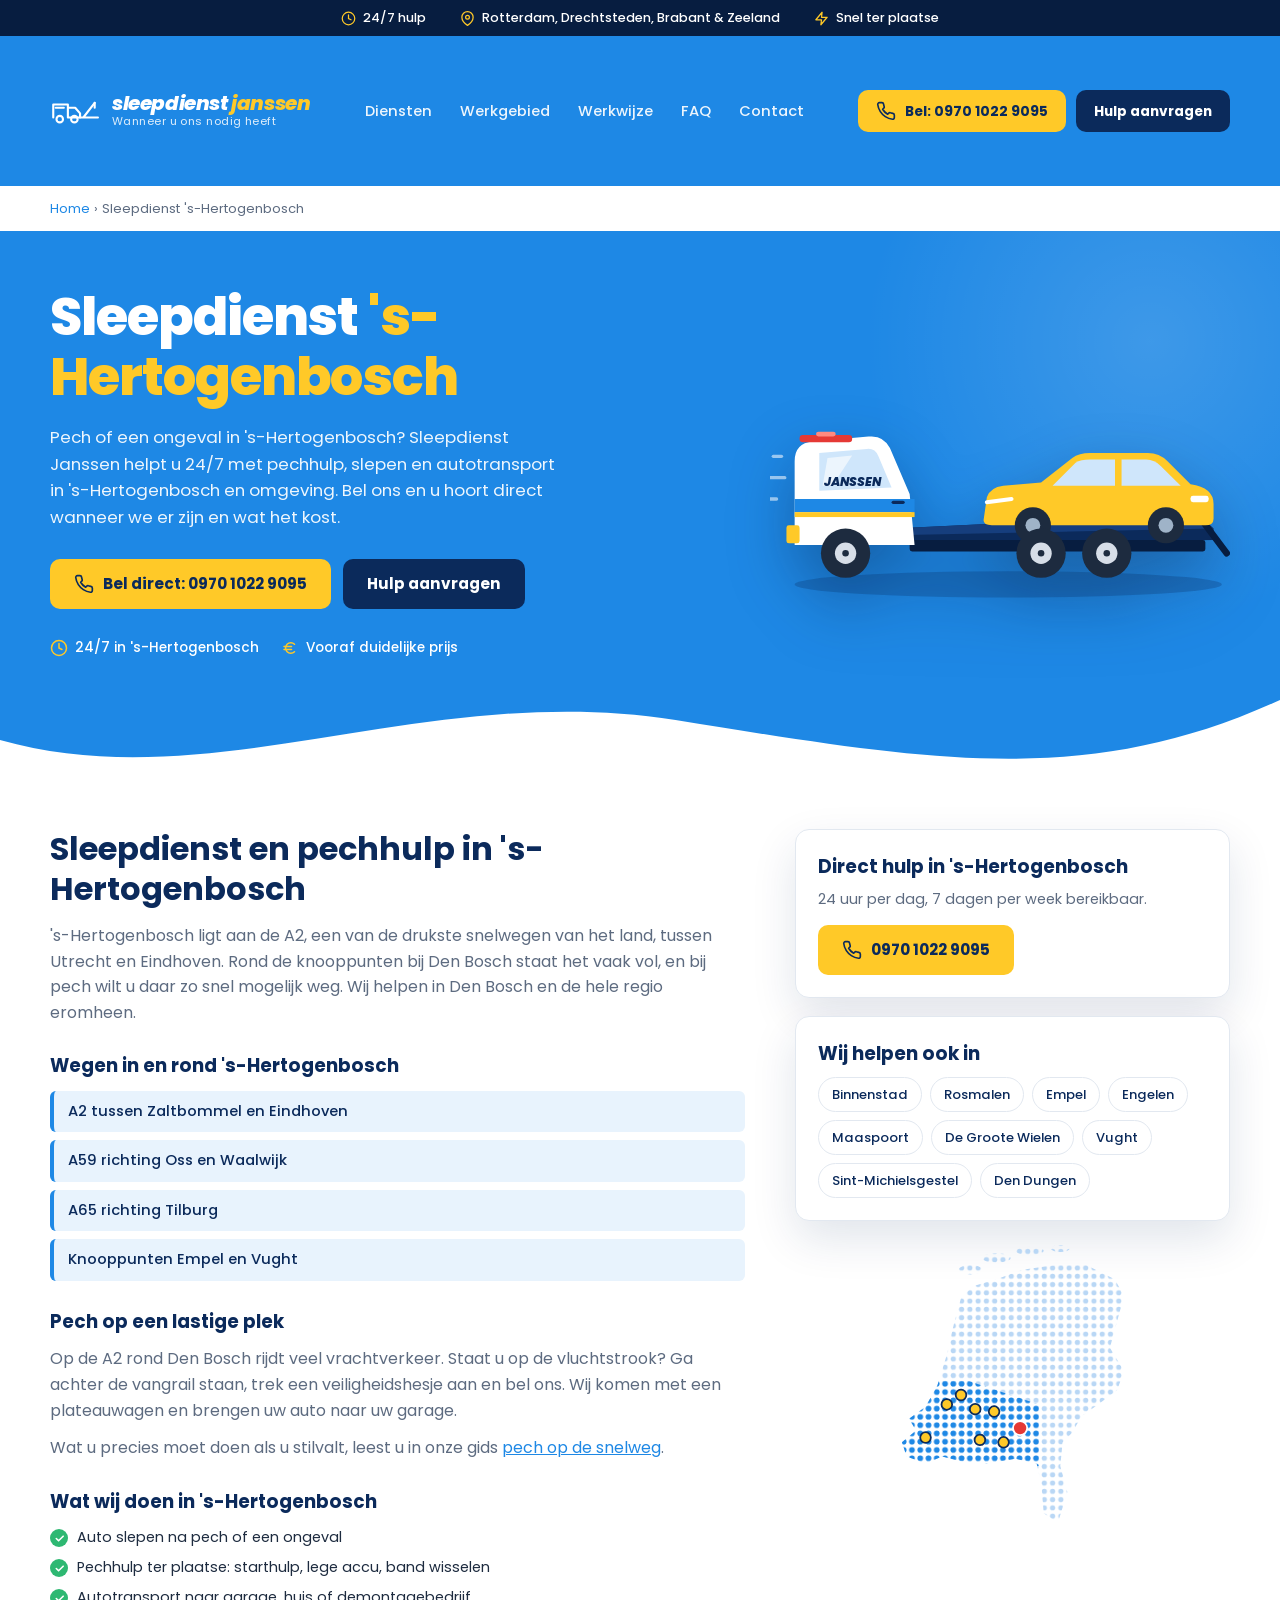
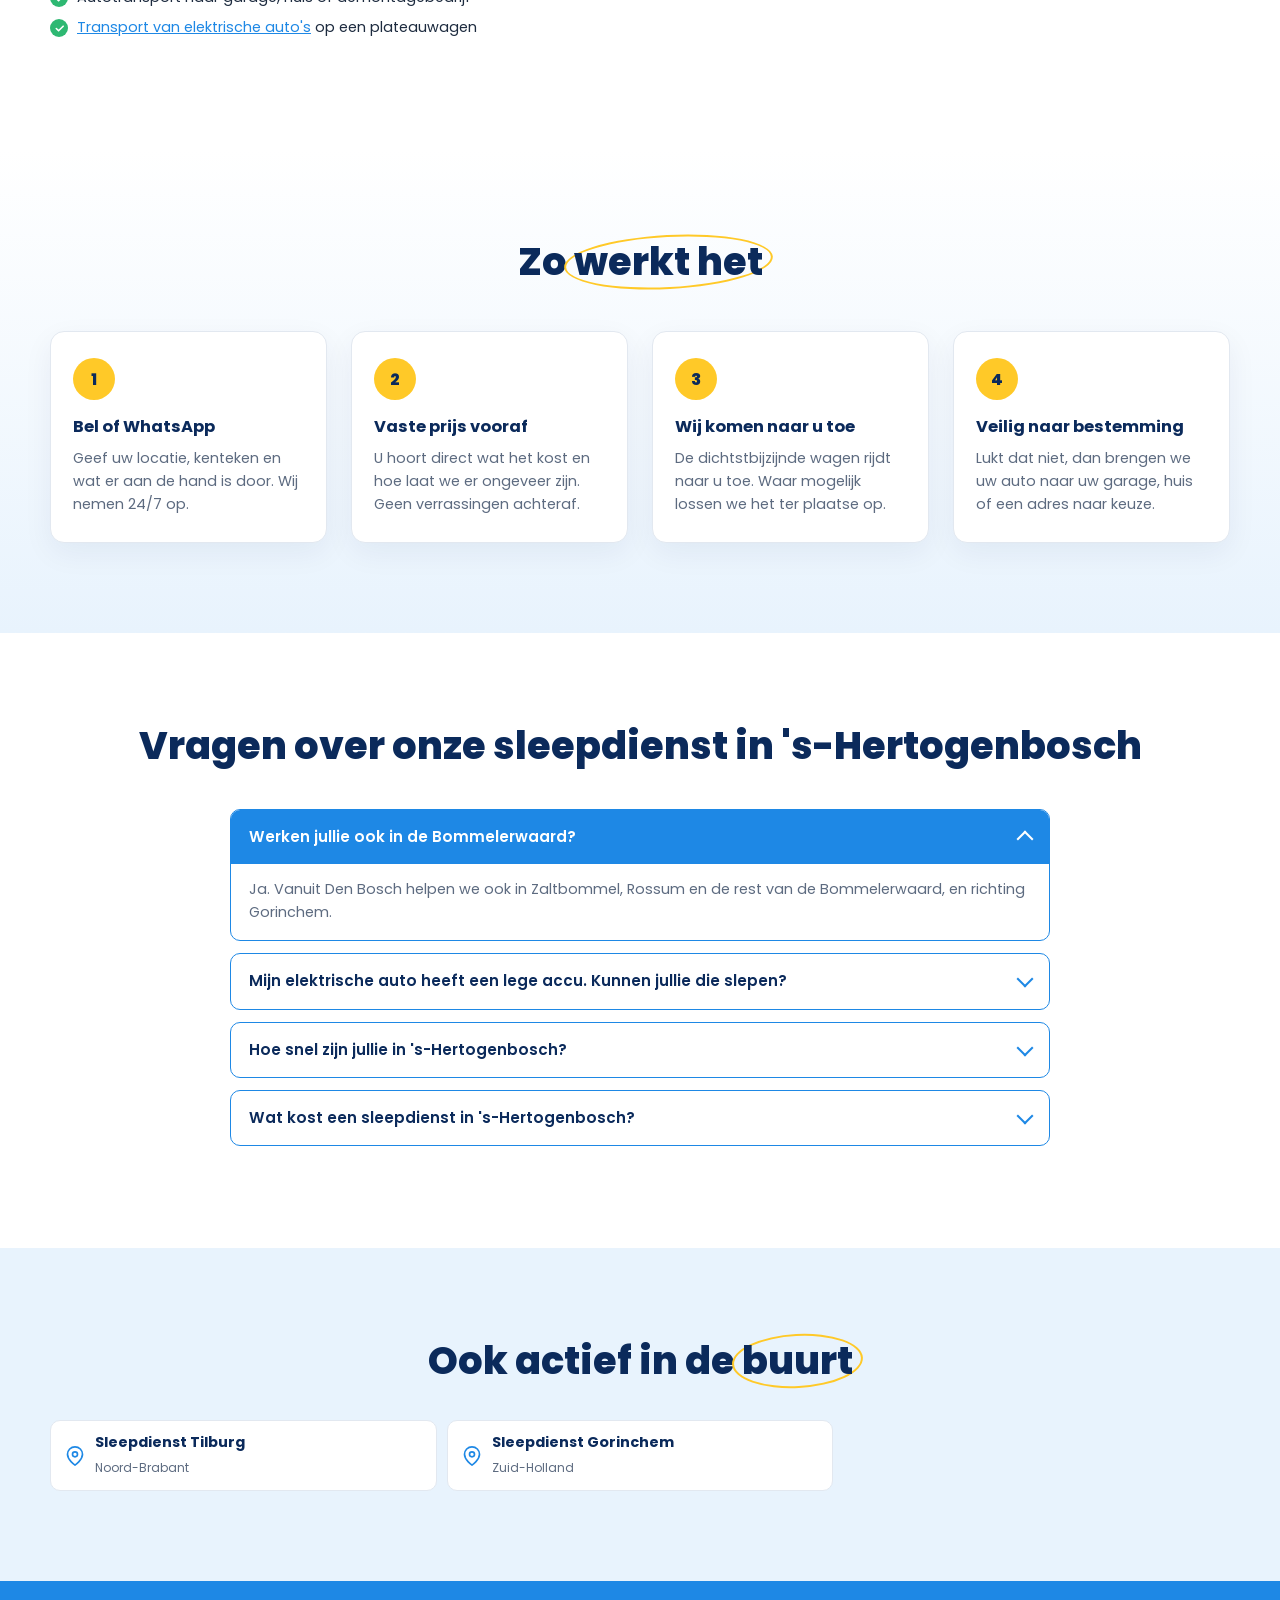
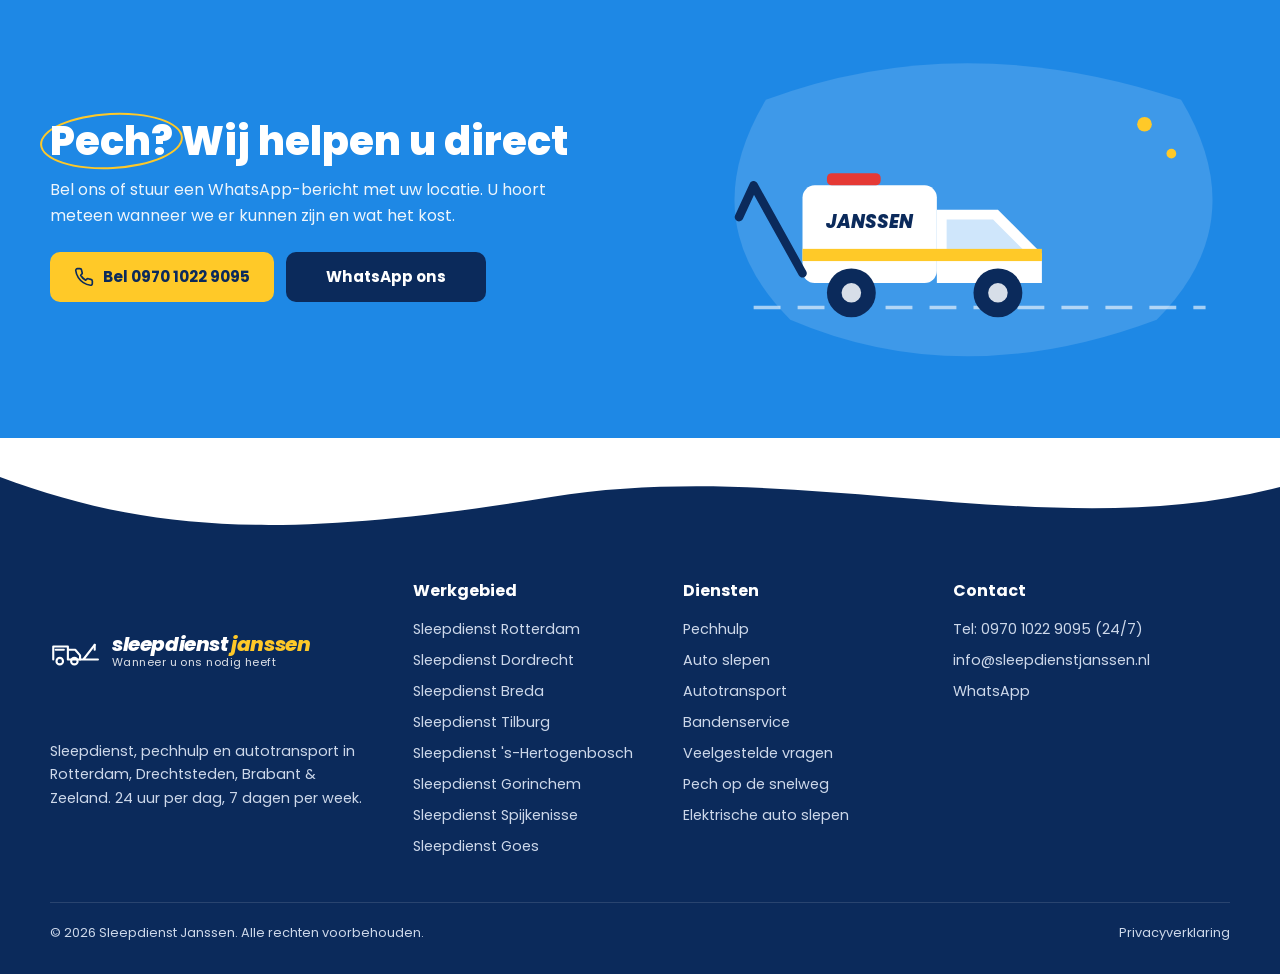
<file: sleepdienst-den-bosch/index.html>
<!doctype html>
<html lang="nl-NL">
<head>
<meta charset="utf-8">
<meta name="viewport" content="width=device-width, initial-scale=1">
<title>Sleepdienst &#x27;s-Hertogenbosch 24/7 | Sleepdienst Janssen</title>
<meta name="description" content="Sleepdienst in &#x27;s-Hertogenbosch nodig? Sleepdienst Janssen helpt 24/7 met pechhulp, slepen en autotransport in &#x27;s-Hertogenbosch en omgeving. Vooraf een vaste prijs. Bel 0970 1022 9095.">
<link rel="canonical" href="https://sleepdienstjanssen.nl/sleepdienst-den-bosch/">
<meta name="theme-color" content="#0b2a5b">
<meta property="og:type" content="website">
<meta property="og:title" content="Sleepdienst &#x27;s-Hertogenbosch 24/7 | Sleepdienst Janssen">
<meta property="og:description" content="Sleepdienst in &#x27;s-Hertogenbosch nodig? Sleepdienst Janssen helpt 24/7 met pechhulp, slepen en autotransport in &#x27;s-Hertogenbosch en omgeving. Vooraf een vaste prijs. Bel 0970 1022 9095.">
<meta property="og:url" content="https://sleepdienstjanssen.nl/sleepdienst-den-bosch/">
<meta property="og:locale" content="nl_NL">
<link rel="preconnect" href="https://fonts.googleapis.com">
<link rel="preconnect" href="https://fonts.gstatic.com" crossorigin>
<link href="https://fonts.googleapis.com/css2?family=Poppins:ital,wght@0,400;0,500;0,600;0,700;0,800;1,700&display=swap" rel="stylesheet">
<link rel="stylesheet" href="/assets/style.css">
<link rel="icon" href="/favicon.ico" sizes="48x48">
<link rel="icon" href="/assets/favicon.svg" type="image/svg+xml">
<link rel="apple-touch-icon" href="/assets/icon-180.png">
<link rel="manifest" href="/assets/site.webmanifest">
<script type="application/ld+json">{"@context": "https://schema.org", "@graph": [{"@type": "AutomotiveBusiness", "@id": "https://sleepdienstjanssen.nl/#business", "name": "Sleepdienst Janssen", "url": "https://sleepdienstjanssen.nl/", "telephone": "+3197010229095", "email": "info@sleepdienstjanssen.nl", "openingHours": "Mo-Su 00:00-23:59", "areaServed": [{"@type": "City", "name": "'s-Hertogenbosch"}, {"@type": "City", "name": "Binnenstad"}, {"@type": "City", "name": "Rosmalen"}, {"@type": "City", "name": "Empel"}, {"@type": "City", "name": "Engelen"}, {"@type": "City", "name": "Maaspoort"}, {"@type": "City", "name": "De Groote Wielen"}, {"@type": "City", "name": "Vught"}, {"@type": "City", "name": "Sint-Michielsgestel"}, {"@type": "City", "name": "Den Dungen"}]}, {"@type": "Service", "name": "Sleepdienst 's-Hertogenbosch", "serviceType": "Sleepdienst en pechhulp", "provider": {"@id": "https://sleepdienstjanssen.nl/#business"}, "areaServed": {"@type": "City", "name": "'s-Hertogenbosch"}}, {"@type": "FAQPage", "mainEntity": [{"@type": "Question", "name": "Werken jullie ook in de Bommelerwaard?", "acceptedAnswer": {"@type": "Answer", "text": "Ja. Vanuit Den Bosch helpen we ook in Zaltbommel, Rossum en de rest van de Bommelerwaard, en richting Gorinchem."}}, {"@type": "Question", "name": "Mijn elektrische auto heeft een lege accu. Kunnen jullie die slepen?", "acceptedAnswer": {"@type": "Answer", "text": "Ja. Elektrische auto's vervoeren we altijd op een plateauwagen, met alle vier de wielen van de grond, zodat de aandrijving niet beschadigt."}}, {"@type": "Question", "name": "Hoe snel zijn jullie in 's-Hertogenbosch?", "acceptedAnswer": {"@type": "Answer", "text": "Bij uw melding sturen wij direct de dichtstbijzijnde wagen. U krijgt aan de telefoon een inschatting van de aankomsttijd in 's-Hertogenbosch, afhankelijk van uw exacte locatie en de verkeersdrukte."}}, {"@type": "Question", "name": "Wat kost een sleepdienst in 's-Hertogenbosch?", "acceptedAnswer": {"@type": "Answer", "text": "Dat hangt af van de afstand, het voertuig en het tijdstip. U krijgt altijd vooraf een vaste prijs, zodat u weet waar u aan toe bent."}}]}, {"@type": "BreadcrumbList", "itemListElement": [{"@type": "ListItem", "position": 1, "name": "Home", "item": "https://sleepdienstjanssen.nl/"}, {"@type": "ListItem", "position": 2, "name": "Sleepdienst 's-Hertogenbosch", "item": "https://sleepdienstjanssen.nl/sleepdienst-den-bosch/"}]}]}</script>
</head>
<body>
<svg width="0" height="0" style="position:absolute" aria-hidden="true">
  <symbol id="i-phone" viewBox="0 0 24 24" fill="none" stroke="currentColor" stroke-width="2" stroke-linecap="round" stroke-linejoin="round"><path d="M22 16.9v3a2 2 0 0 1-2.2 2 19.8 19.8 0 0 1-8.6-3.1 19.5 19.5 0 0 1-6-6A19.8 19.8 0 0 1 2.1 4.2 2 2 0 0 1 4.1 2h3a2 2 0 0 1 2 1.7c.1 1 .4 1.9.7 2.8a2 2 0 0 1-.5 2.1L8 9.9a16 16 0 0 0 6 6l1.3-1.3a2 2 0 0 1 2.1-.4c.9.3 1.8.6 2.8.7a2 2 0 0 1 1.7 2z"/></symbol>
  <symbol id="i-clock" viewBox="0 0 24 24" fill="none" stroke="currentColor" stroke-width="2" stroke-linecap="round"><circle cx="12" cy="12" r="10"/><path d="M12 6v6l4 2"/></symbol>
  <symbol id="i-pin" viewBox="0 0 24 24" fill="none" stroke="currentColor" stroke-width="2" stroke-linecap="round" stroke-linejoin="round"><path d="M21 10c0 7-9 13-9 13S3 17 3 10a9 9 0 0 1 18 0z"/><circle cx="12" cy="10" r="3"/></symbol>
  <symbol id="i-bolt" viewBox="0 0 24 24" fill="none" stroke="currentColor" stroke-width="2" stroke-linecap="round" stroke-linejoin="round"><path d="M13 2 3 14h9l-1 8 10-12h-9z"/></symbol>
  <symbol id="i-cal" viewBox="0 0 24 24" fill="none" stroke="currentColor" stroke-width="2" stroke-linecap="round"><rect x="3" y="4" width="18" height="18" rx="2"/><path d="M16 2v4M8 2v4M3 10h18"/></symbol>
  <symbol id="i-send" viewBox="0 0 24 24" fill="none" stroke="currentColor" stroke-width="2" stroke-linecap="round" stroke-linejoin="round"><path d="m22 2-7 20-4-9-9-4z"/><path d="M22 2 11 13"/></symbol>
  <symbol id="i-shield" viewBox="0 0 24 24" fill="none" stroke="currentColor" stroke-width="2" stroke-linecap="round" stroke-linejoin="round"><path d="M12 22s8-4 8-10V5l-8-3-8 3v7c0 6 8 10 8 10z"/><path d="m9 12 2 2 4-4"/></symbol>
  <symbol id="i-euro" viewBox="0 0 24 24" fill="none" stroke="currentColor" stroke-width="2" stroke-linecap="round"><path d="M18 7a7 7 0 1 0 0 10M4 10h10M4 14h10"/></symbol>
  <symbol id="i-user" viewBox="0 0 24 24" fill="none" stroke="currentColor" stroke-width="2" stroke-linecap="round"><circle cx="12" cy="8" r="4"/><path d="M4 21a8 8 0 0 1 16 0"/></symbol>
  <symbol id="i-tool" viewBox="0 0 24 24" fill="none" stroke="currentColor" stroke-width="2" stroke-linecap="round" stroke-linejoin="round"><path d="M14.7 6.3a4 4 0 0 0 5 5L22 14l-8 8-2.3-2.3a4 4 0 0 0-5-5L2 10l8-8z" transform="scale(.9) translate(1 1)"/></symbol>
  <symbol id="i-truck" viewBox="0 0 48 32" fill="none" stroke="currentColor" stroke-width="2.4" stroke-linecap="round" stroke-linejoin="round"><path d="M3 22V9h17v13M20 13h8l5 6v3H20"/><path d="M33 22h12M36 22l8-12"/><circle cx="10" cy="24" r="3.5"/><circle cx="27" cy="24" r="3.5"/></symbol>
  <symbol id="i-car" viewBox="0 0 48 32" fill="none" stroke="currentColor" stroke-width="2.4" stroke-linecap="round" stroke-linejoin="round"><path d="M5 22v-6l5-7h22l7 7h4v6"/><path d="M14 16h20"/><circle cx="13" cy="23" r="3.5"/><circle cx="36" cy="23" r="3.5"/></symbol>
  <symbol id="i-tire" viewBox="0 0 32 32" fill="none" stroke="currentColor" stroke-width="2.4"><circle cx="16" cy="16" r="13"/><circle cx="16" cy="16" r="5"/><path d="M16 3v8M16 21v8M3 16h8M21 16h8"/></symbol>
  <symbol id="i-arrow-l" viewBox="0 0 24 24" fill="none" stroke="currentColor" stroke-width="2.5" stroke-linecap="round" stroke-linejoin="round"><path d="m15 18-6-6 6-6"/></symbol>
  <symbol id="i-arrow-r" viewBox="0 0 24 24" fill="none" stroke="currentColor" stroke-width="2.5" stroke-linecap="round" stroke-linejoin="round"><path d="m9 18 6-6-6-6"/></symbol>
  <symbol id="i-logo" viewBox="0 0 64 40" fill="none" stroke="currentColor" stroke-width="2.6" stroke-linecap="round" stroke-linejoin="round"><path d="M4 28V12h18v16M22 16h9l6 7v5H22"/><path d="M37 28h22M41 28l14-18"/><path d="M55 10v6"/><circle cx="12" cy="30" r="4"/><circle cx="30" cy="30" r="4"/><path d="M7 16h10"/></symbol>
  <symbol id="i-google" viewBox="0 0 24 24"><path fill="#4285F4" d="M22.6 12.2c0-.8-.1-1.4-.2-2.1H12v4h6c-.1 1-.8 2.6-2.3 3.6l3.5 2.7c2.1-1.9 3.4-4.8 3.4-8.2z"/><path fill="#34A853" d="M12 23c2.9 0 5.4-1 7.2-2.6l-3.5-2.7c-.9.7-2.2 1.1-3.7 1.1-2.8 0-5.2-1.9-6.1-4.5H2.3v2.8C4.1 20.7 7.8 23 12 23z"/><path fill="#FBBC05" d="M5.9 14.3c-.2-.7-.4-1.4-.4-2.3s.1-1.6.4-2.3V6.9H2.3C1.5 8.4 1 10.1 1 12s.5 3.6 1.3 5.1z"/><path fill="#EA4335" d="M12 5.4c1.6 0 2.7.7 3.3 1.3l2.4-2.4C16.4 2.9 14.4 2 12 2 7.8 2 4.1 4.3 2.3 7.9l3.6 2.8C6.8 7.3 9.2 5.4 12 5.4z"/></symbol>
</svg>

<div class="topbar"><div class="container">
  <span><svg><use href="#i-clock"/></svg>24/7 hulp</span>
  <span><svg><use href="#i-pin"/></svg>Rotterdam, Drechtsteden, Brabant & Zeeland</span>
  <span><svg><use href="#i-bolt"/></svg>Snel ter plaatse</span>
</div></div>
<header class="navwrap" id="nav">
  <nav class="container">
    <a class="logo" href="/" aria-label="Sleepdienst Janssen — home">
      <svg><use href="#i-logo"/></svg>
      <span><b>sleepdienst <em>janssen</em></b><small>Wanneer u ons nodig heeft</small></span>
    </a>
    <ul class="navlinks" id="navlinks">
      <li><a href="/#diensten">Diensten</a></li>
      <li><a href="/#werkgebied">Werkgebied</a></li>
      <li><a href="/#werkwijze">Werkwijze</a></li>
      <li><a href="/#faq">FAQ</a></li>
      <li><a href="#contact">Contact</a></li>
    </ul>
    <div class="navcta">
      <a class="btn btn-yellow" href="tel:+3197010229095"><svg class="ico"><use href="#i-phone"/></svg>Bel: 0970 1022 9095</a>
      <a class="btn btn-navy" href="#contact">Hulp aanvragen</a>
    </div>
    <button class="burger" id="burger" aria-label="Menu openen" aria-expanded="false" aria-controls="navlinks">
      <svg viewBox="0 0 24 24" fill="none" stroke="currentColor" stroke-width="2.4" stroke-linecap="round"><path d="M3 6h18M3 12h18M3 18h18"/></svg>
    </button>
  </nav>
</header>
<nav class="crumbs container" aria-label="Kruimelpad"><a href="/">Home</a> › <span>Sleepdienst &#x27;s-Hertogenbosch</span></nav>
<main>
<section class="hero hero-city">
  <div class="container hero-grid">
    <div>
      <h1>Sleepdienst <span>&#x27;s-Hertogenbosch</span></h1>
      <p>Pech of een ongeval in &#x27;s-Hertogenbosch? Sleepdienst Janssen helpt u 24/7 met pechhulp, slepen en autotransport in &#x27;s-Hertogenbosch en omgeving. Bel ons en u hoort direct wanneer we er zijn en wat het kost.</p>
      <div class="actions">
        <a class="btn btn-yellow" href="tel:+3197010229095"><svg class="ico"><use href="#i-phone"/></svg>Bel direct: 0970 1022 9095</a>
        <a class="btn btn-navy" href="#contact">Hulp aanvragen</a>
      </div>
      <div class="trust">
        <span><svg><use href="#i-clock"/></svg>24/7 in &#x27;s-Hertogenbosch</span>
        <span><svg><use href="#i-euro"/></svg>Vooraf duidelijke prijs</span>
      </div>
    </div>
    <div class="hero-art"><svg class="truck" viewBox="0 0 560 330" role="img" aria-label="Takelwagen van Sleepdienst Janssen met een auto op het plateau">
        <ellipse cx="290" cy="300" rx="260" ry="16" fill="#0b2a5b" opacity=".25"/>
        <!-- plateau -->
        <path d="M150 232 L520 214 L540 232 L540 246 L150 252 Z" fill="#0b2a5b"/>
        <path d="M150 232 L520 214 L540 232 L150 240Z" fill="#163e7d"/>
        <rect x="170" y="246" width="360" height="14" rx="3" fill="#071d40"/>
        <path d="M520 214 L556 262" stroke="#071d40" stroke-width="8" stroke-linecap="round"/>
        <!-- auto op plateau -->
        <g transform="translate(250 130)">
          <path d="M10 92 L14 64 Q18 52 34 50 L80 46 L118 16 Q126 10 140 10 L210 10 Q224 10 234 20 L262 48 L262 48 Q290 52 290 72 L290 90 Q290 98 280 98 L20 98 Q10 98 10 92Z" fill="#ffc928"/>
          <path d="M122 22 Q128 18 140 18 L170 18 L170 50 L94 50Z" fill="#cfe6fb"/>
          <path d="M178 18 L208 18 Q218 18 226 26 L250 50 L178 50Z" fill="#cfe6fb"/>
          <path d="M14 70 L44 66" stroke="#fff" stroke-width="5" stroke-linecap="round"/>
          <rect x="262" y="62" width="22" height="8" rx="3" fill="#fff"/>
          <circle cx="70" cy="98" r="22" fill="#1d2b3f"/><circle cx="70" cy="98" r="9" fill="#9fb3c8"/>
          <circle cx="232" cy="98" r="22" fill="#1d2b3f"/><circle cx="232" cy="98" r="9" fill="#9fb3c8"/>
        </g>
        <!-- cabine -->
        <path d="M30 252 L30 150 Q30 128 52 126 L120 120 Q138 118 146 134 L170 190 L176 252 Z" fill="#fff"/>
        <path d="M60 140 L118 135 Q128 134 132 144 L148 182 L60 186 Z" fill="#cfe6fb"/>
        <path d="M70 146 L100 143 L76 180 L64 180Z" fill="#fff" opacity=".6"/>
        <rect x="30" y="196" width="146" height="16" fill="#1e88e5"/>
        <rect x="30" y="212" width="146" height="6" fill="#ffc928"/>
        <text x="100" y="180" text-anchor="middle" font-family="Poppins,Arial" font-weight="800" font-style="italic" font-size="15" fill="#0b2a5b">JANSSEN</text>
        <rect x="20" y="228" width="16" height="22" rx="3" fill="#ffc928"/>
        <rect x="36" y="118" width="64" height="9" rx="4" fill="#e53935"/>
        <rect x="56" y="114" width="24" height="6" rx="3" fill="#ff8a80"/>
        <path d="M150 200 L162 200" stroke="#0b2a5b" stroke-width="4" stroke-linecap="round"/>
        <!-- wielen -->
        <circle cx="92" cy="262" r="30" fill="#1d2b3f"/><circle cx="92" cy="262" r="13" fill="#d7dee8"/><circle cx="92" cy="262" r="4" fill="#1d2b3f"/>
        <circle cx="330" cy="262" r="30" fill="#1d2b3f"/><circle cx="330" cy="262" r="13" fill="#d7dee8"/><circle cx="330" cy="262" r="4" fill="#1d2b3f"/>
        <circle cx="410" cy="262" r="30" fill="#1d2b3f"/><circle cx="410" cy="262" r="13" fill="#d7dee8"/><circle cx="410" cy="262" r="4" fill="#1d2b3f"/>
        <!-- snelheidslijnen -->
        <g stroke="#fff" stroke-width="4" stroke-linecap="round" opacity=".55"><path d="M0 170h18"/><path d="M-4 196h12"/><path d="M4 144h10"/></g>
      </svg>
</div>
  </div>
  <svg class="wave" viewBox="0 0 1440 120" preserveAspectRatio="none" aria-hidden="true"><path d="M0 70 C 240 130, 480 10, 760 50 S 1220 120, 1440 30 L1440 120 L0 120Z" fill="#fff"/></svg>
</section>
<section class="section city-body">
  <div class="container city-grid">
    <article class="prose">
      <h2>Sleepdienst en pechhulp in &#x27;s-Hertogenbosch</h2>
      <p>&#x27;s-Hertogenbosch ligt aan de A2, een van de drukste snelwegen van het land, tussen Utrecht en Eindhoven. Rond de knooppunten bij Den Bosch staat het vaak vol, en bij pech wilt u daar zo snel mogelijk weg. Wij helpen in Den Bosch en de hele regio eromheen.</p>
      <h3>Wegen in en rond &#x27;s-Hertogenbosch</h3>
      <ul class="roads"><li>A2 tussen Zaltbommel en Eindhoven</li><li>A59 richting Oss en Waalwijk</li><li>A65 richting Tilburg</li><li>Knooppunten Empel en Vught</li></ul>
      <h3>Pech op een lastige plek</h3>
      <p>Op de A2 rond Den Bosch rijdt veel vrachtverkeer. Staat u op de vluchtstrook? Ga achter de vangrail staan, trek een veiligheidshesje aan en bel ons. Wij komen met een plateauwagen en brengen uw auto naar uw garage.</p>
      <p>Wat u precies moet doen als u stilvalt, leest u in onze gids <a href="/pech-op-de-snelweg/">pech op de snelweg</a>.</p>
      <h3>Wat wij doen in &#x27;s-Hertogenbosch</h3>
      <ul class="checks">
        <li>Auto slepen na pech of een ongeval</li>
        <li>Pechhulp ter plaatse: starthulp, lege accu, band wisselen</li>
        <li>Autotransport naar garage, huis of demontagebedrijf</li>
        <li><span><a href="/elektrische-auto-slepen/">Transport van elektrische auto's</a> op een plateauwagen</span></li>
      </ul>
    </article>
    <aside class="side">
      <div class="side-card">
        <h3>Direct hulp in &#x27;s-Hertogenbosch</h3>
        <p>24 uur per dag, 7 dagen per week bereikbaar.</p>
        <a class="btn btn-yellow" href="tel:+3197010229095"><svg class="ico"><use href="#i-phone"/></svg>0970 1022 9095</a>
      </div>
      <div class="side-card">
        <h3>Wij helpen ook in</h3>
        <div class="cities"><span>Binnenstad</span><span>Rosmalen</span><span>Empel</span><span>Engelen</span><span>Maaspoort</span><span>De Groote Wielen</span><span>Vught</span><span>Sint-Michielsgestel</span><span>Den Dungen</span></div>
      </div>
      <div class="map small"><svg viewBox="0 0 220 260" role="img" aria-label="Kaart van het werkgebied in Zuidwest-Nederland">
  <defs>
    <pattern id="dots" width="7" height="7" patternUnits="userSpaceOnUse"><circle cx="3.5" cy="3.5" r="2.2" fill="#b9d7f5"/></pattern>
    <pattern id="dots-on" width="7" height="7" patternUnits="userSpaceOnUse"><circle cx="3.5" cy="3.5" r="2.4" fill="#1e88e5"/></pattern>
    <clipPath id="nl">
      <path d="M66 50 L76 40 L96 34 L118 26 L146 22 L172 22 L196 34 L204 48 L198 70 L192 92 L204 112 L198 128 L182 140 L168 150 L160 164 L152 172 L150 192 L156 214 L148 240 L136 232 L134 208 L130 190 L112 186 L88 190 L66 188 L50 184 L36 190 L20 184 L16 172 L28 162 L22 152 L36 142 L46 124 L54 98 L60 72 Z"/>
      <ellipse cx="74" cy="26" rx="10" ry="4"/><ellipse cx="96" cy="16" rx="12" ry="4"/><ellipse cx="124" cy="10" rx="12" ry="3.5"/><ellipse cx="150" cy="8" rx="8" ry="3"/>
    </clipPath>
    <clipPath id="sw"><path d="M0 120 L72 120 L132 140 L132 192 L0 200Z"/></clipPath>
  </defs>
  <rect width="220" height="260" fill="url(#dots)" clip-path="url(#nl)"/>
  <g clip-path="url(#nl)"><rect width="220" height="260" fill="url(#dots-on)" clip-path="url(#sw)"/></g>
  <g class="pins"><a href="/sleepdienst-rotterdam/" class="pin"><circle cx="66" cy="132" r="4.5"/><title>Sleepdienst Rotterdam</title></a><a href="/sleepdienst-dordrecht/" class="pin"><circle cx="78" cy="144" r="4.5"/><title>Sleepdienst Dordrecht</title></a><a href="/sleepdienst-spijkenisse/" class="pin"><circle cx="54" cy="140" r="4.5"/><title>Sleepdienst Spijkenisse</title></a><a href="/sleepdienst-gorinchem/" class="pin"><circle cx="94" cy="146" r="4.5"/><title>Sleepdienst Gorinchem</title></a><a href="/sleepdienst-breda/" class="pin"><circle cx="82" cy="170" r="4.5"/><title>Sleepdienst Breda</title></a><a href="/sleepdienst-tilburg/" class="pin"><circle cx="102" cy="172" r="4.5"/><title>Sleepdienst Tilburg</title></a><a href="/sleepdienst-den-bosch/" class="pin on"><circle cx="116" cy="160" r="6"/><title>Sleepdienst &#x27;s-Hertogenbosch</title></a><a href="/sleepdienst-goes/" class="pin"><circle cx="36" cy="168" r="4.5"/><title>Sleepdienst Goes</title></a></g>
</svg></div>
    </aside>
  </div>
</section>
<section class="section steps-sec" id="werkwijze">
  <div class="container">
    <h2 class="title center">Zo <span class="hl">werkt het</span></h2>
    <div class="steps">
      <div class="step"><i>1</i><h3>Bel of WhatsApp</h3><p>Geef uw locatie, kenteken en wat er aan de hand is door. Wij nemen 24/7 op.</p></div>
      <div class="step"><i>2</i><h3>Vaste prijs vooraf</h3><p>U hoort direct wat het kost en hoe laat we er ongeveer zijn. Geen verrassingen achteraf.</p></div>
      <div class="step"><i>3</i><h3>Wij komen naar u toe</h3><p>De dichtstbijzijnde wagen rijdt naar u toe. Waar mogelijk lossen we het ter plaatse op.</p></div>
      <div class="step"><i>4</i><h3>Veilig naar bestemming</h3><p>Lukt dat niet, dan brengen we uw auto naar uw garage, huis of een adres naar keuze.</p></div>
    </div>
  </div>
</section>
<section class="section" id="faq">
  <div class="container">
    <h2 class="title center">Vragen over onze sleepdienst in &#x27;s-Hertogenbosch</h2>
    <div class="faq narrow"><details open><summary>Werken jullie ook in de Bommelerwaard?</summary><p>Ja. Vanuit Den Bosch helpen we ook in Zaltbommel, Rossum en de rest van de Bommelerwaard, en richting Gorinchem.</p></details><details><summary>Mijn elektrische auto heeft een lege accu. Kunnen jullie die slepen?</summary><p>Ja. Elektrische auto&#x27;s vervoeren we altijd op een plateauwagen, met alle vier de wielen van de grond, zodat de aandrijving niet beschadigt.</p></details><details><summary>Hoe snel zijn jullie in &#x27;s-Hertogenbosch?</summary><p>Bij uw melding sturen wij direct de dichtstbijzijnde wagen. U krijgt aan de telefoon een inschatting van de aankomsttijd in &#x27;s-Hertogenbosch, afhankelijk van uw exacte locatie en de verkeersdrukte.</p></details><details><summary>Wat kost een sleepdienst in &#x27;s-Hertogenbosch?</summary><p>Dat hangt af van de afstand, het voertuig en het tijdstip. U krijgt altijd vooraf een vaste prijs, zodat u weet waar u aan toe bent.</p></details></div>
  </div>
</section>
<section class="section area">
  <div class="container">
    <h2 class="title center">Ook actief in de <span class="hl">buurt</span></h2>
    <div class="cities-grid near"><a class="city" href="/sleepdienst-tilburg/"><svg><use href="#i-pin"/></svg><span><b>Sleepdienst Tilburg</b><small>Noord-Brabant</small></span></a><a class="city" href="/sleepdienst-gorinchem/"><svg><use href="#i-pin"/></svg><span><b>Sleepdienst Gorinchem</b><small>Zuid-Holland</small></span></a></div>
  </div>
</section>
<section class="cta" id="contact">
  <div class="container cta-grid">
    <div>
      <h2><span class="hl">Pech?</span> Wij helpen u direct</h2>
      <p>Bel ons of stuur een WhatsApp-bericht met uw locatie. U hoort meteen wanneer we er kunnen zijn en wat het kost.</p>
      <div class="actions">
        <a class="btn btn-yellow" href="tel:+3197010229095"><svg class="ico"><use href="#i-phone"/></svg>Bel 0970 1022 9095</a>
        <a class="btn btn-navy" href="https://wa.me/3197010229095?text=Hallo%20Sleepdienst%20Janssen%2C%20ik%20heb%20hulp%20nodig.%20Mijn%20locatie%20is%3A%20" target="_blank" rel="noopener">WhatsApp ons</a>
      </div>
    </div>
    <svg viewBox="0 0 420 260" role="img" aria-label="Sleepwagen onderweg naar een klant">
      <path d="M40 40 Q200 -20 380 40 Q440 140 360 220 Q200 280 60 220 Q-20 140 40 40Z" fill="#fff" opacity=".14"/>
      <path d="M30 210 H400" stroke="#fff" stroke-width="3" stroke-dasharray="22 14" opacity=".6"/>
      <g transform="translate(70 70)">
        <rect x="0" y="40" width="110" height="80" rx="10" fill="#fff"/>
        <path d="M110 60 h50 l36 36 v24 H110Z" fill="#fff"/>
        <path d="M118 68 h38 l26 26 h-64Z" fill="#cfe6fb"/>
        <rect x="0" y="92" width="196" height="10" fill="#ffc928"/>
        <rect x="20" y="30" width="44" height="10" rx="4" fill="#e53935"/>
        <path d="M0 112 L-40 40 M-40 40 L-52 66" stroke="#0b2a5b" stroke-width="7" stroke-linecap="round"/>
        <circle cx="40" cy="128" r="20" fill="#0b2a5b"/><circle cx="40" cy="128" r="8" fill="#d7dee8"/>
        <circle cx="160" cy="128" r="20" fill="#0b2a5b"/><circle cx="160" cy="128" r="8" fill="#d7dee8"/>
        <text x="55" y="75" text-anchor="middle" font-family="Poppins,Arial" font-weight="800" font-style="italic" font-size="15" fill="#0b2a5b">JANSSEN</text>
      </g>
      <g fill="#ffc928"><circle cx="350" cy="60" r="6"/><circle cx="372" cy="84" r="4"/></g>
    </svg>

  </div>
</section>
</main>
<footer>
  <svg class="wave-top" viewBox="0 0 1440 90" preserveAspectRatio="none" aria-hidden="true"><path d="M0 0 H1440 V30 C 1180 90, 900 0, 620 40 S 180 80, 0 20Z" fill="#fff"/></svg>
  <div class="container">
    <div class="foot">
      <div>
        <a class="logo" href="/"><svg><use href="#i-logo"/></svg><span><b>sleepdienst <em>janssen</em></b><small>Wanneer u ons nodig heeft</small></span></a>
        <p>Sleepdienst, pechhulp en autotransport in Rotterdam, Drechtsteden, Brabant & Zeeland. 24 uur per dag, 7 dagen per week.</p>
      </div>
      <div><h4>Werkgebied</h4><ul><li><a href="/sleepdienst-rotterdam/">Sleepdienst Rotterdam</a></li><li><a href="/sleepdienst-dordrecht/">Sleepdienst Dordrecht</a></li><li><a href="/sleepdienst-breda/">Sleepdienst Breda</a></li><li><a href="/sleepdienst-tilburg/">Sleepdienst Tilburg</a></li><li><a href="/sleepdienst-den-bosch/">Sleepdienst &#x27;s-Hertogenbosch</a></li><li><a href="/sleepdienst-gorinchem/">Sleepdienst Gorinchem</a></li><li><a href="/sleepdienst-spijkenisse/">Sleepdienst Spijkenisse</a></li><li><a href="/sleepdienst-goes/">Sleepdienst Goes</a></li></ul></div>
      <div><h4>Diensten</h4><ul><li><a href="/#diensten">Pechhulp</a></li><li><a href="/#diensten">Auto slepen</a></li><li><a href="/#diensten">Autotransport</a></li><li><a href="/#diensten">Bandenservice</a></li><li><a href="/#faq">Veelgestelde vragen</a></li><li><a href="/pech-op-de-snelweg/">Pech op de snelweg</a></li><li><a href="/elektrische-auto-slepen/">Elektrische auto slepen</a></li></ul></div>
      <div><h4>Contact</h4><ul>
        <li>Tel: <a href="tel:+3197010229095">0970 1022 9095</a> (24/7)</li>
        <li><a href="mailto:info@sleepdienstjanssen.nl">info@sleepdienstjanssen.nl</a></li>
        <li><a href="https://wa.me/3197010229095" target="_blank" rel="noopener">WhatsApp</a></li>
      </ul></div>
    </div>
    <div class="foot-bottom">
      <span>© 2026 Sleepdienst Janssen. Alle rechten voorbehouden.</span>
      <div><a href="/privacy/">Privacyverklaring</a></div>
    </div>
  </div>
</footer>
<a class="mobile-call" href="tel:+3197010229095"><svg class="ico"><use href="#i-phone"/></svg>BEL DIRECT — 24/7 HULP</a>
<script src="/assets/site.js" defer></script>
</body>
</html>
</file>
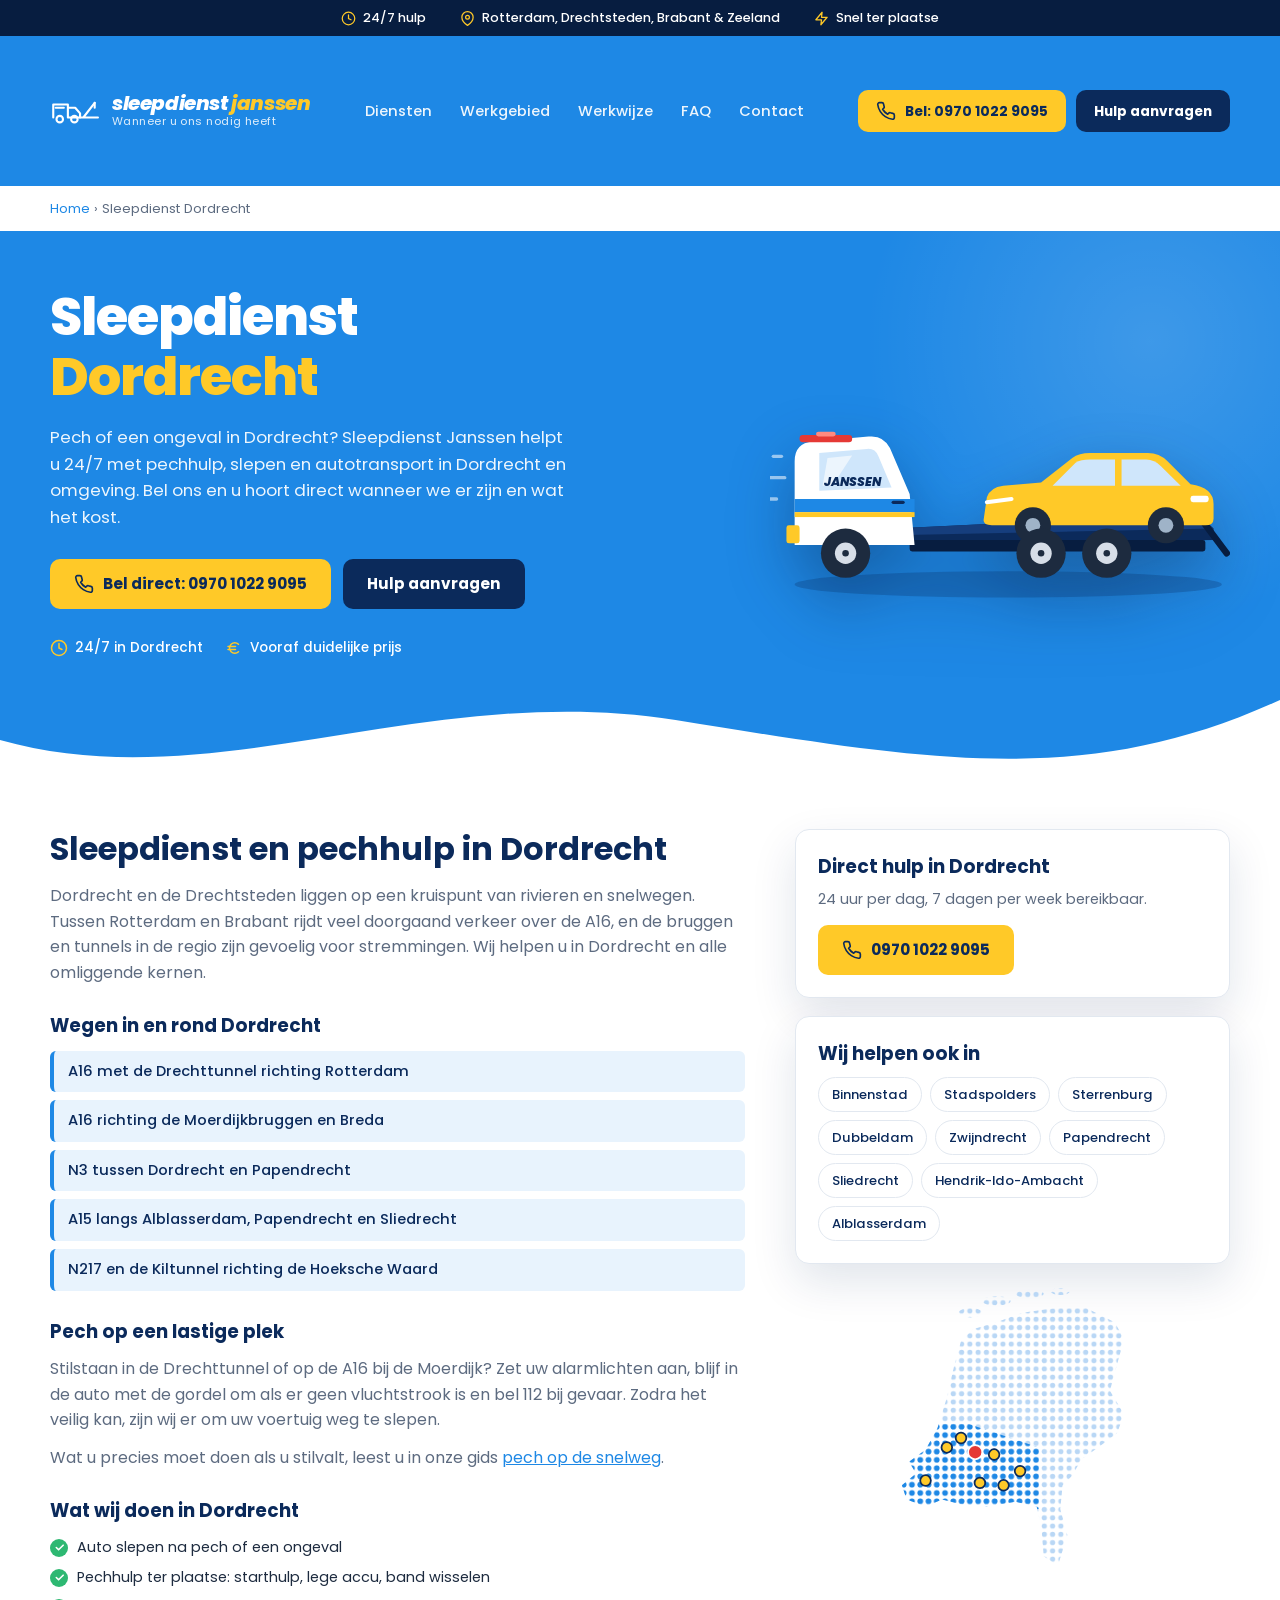
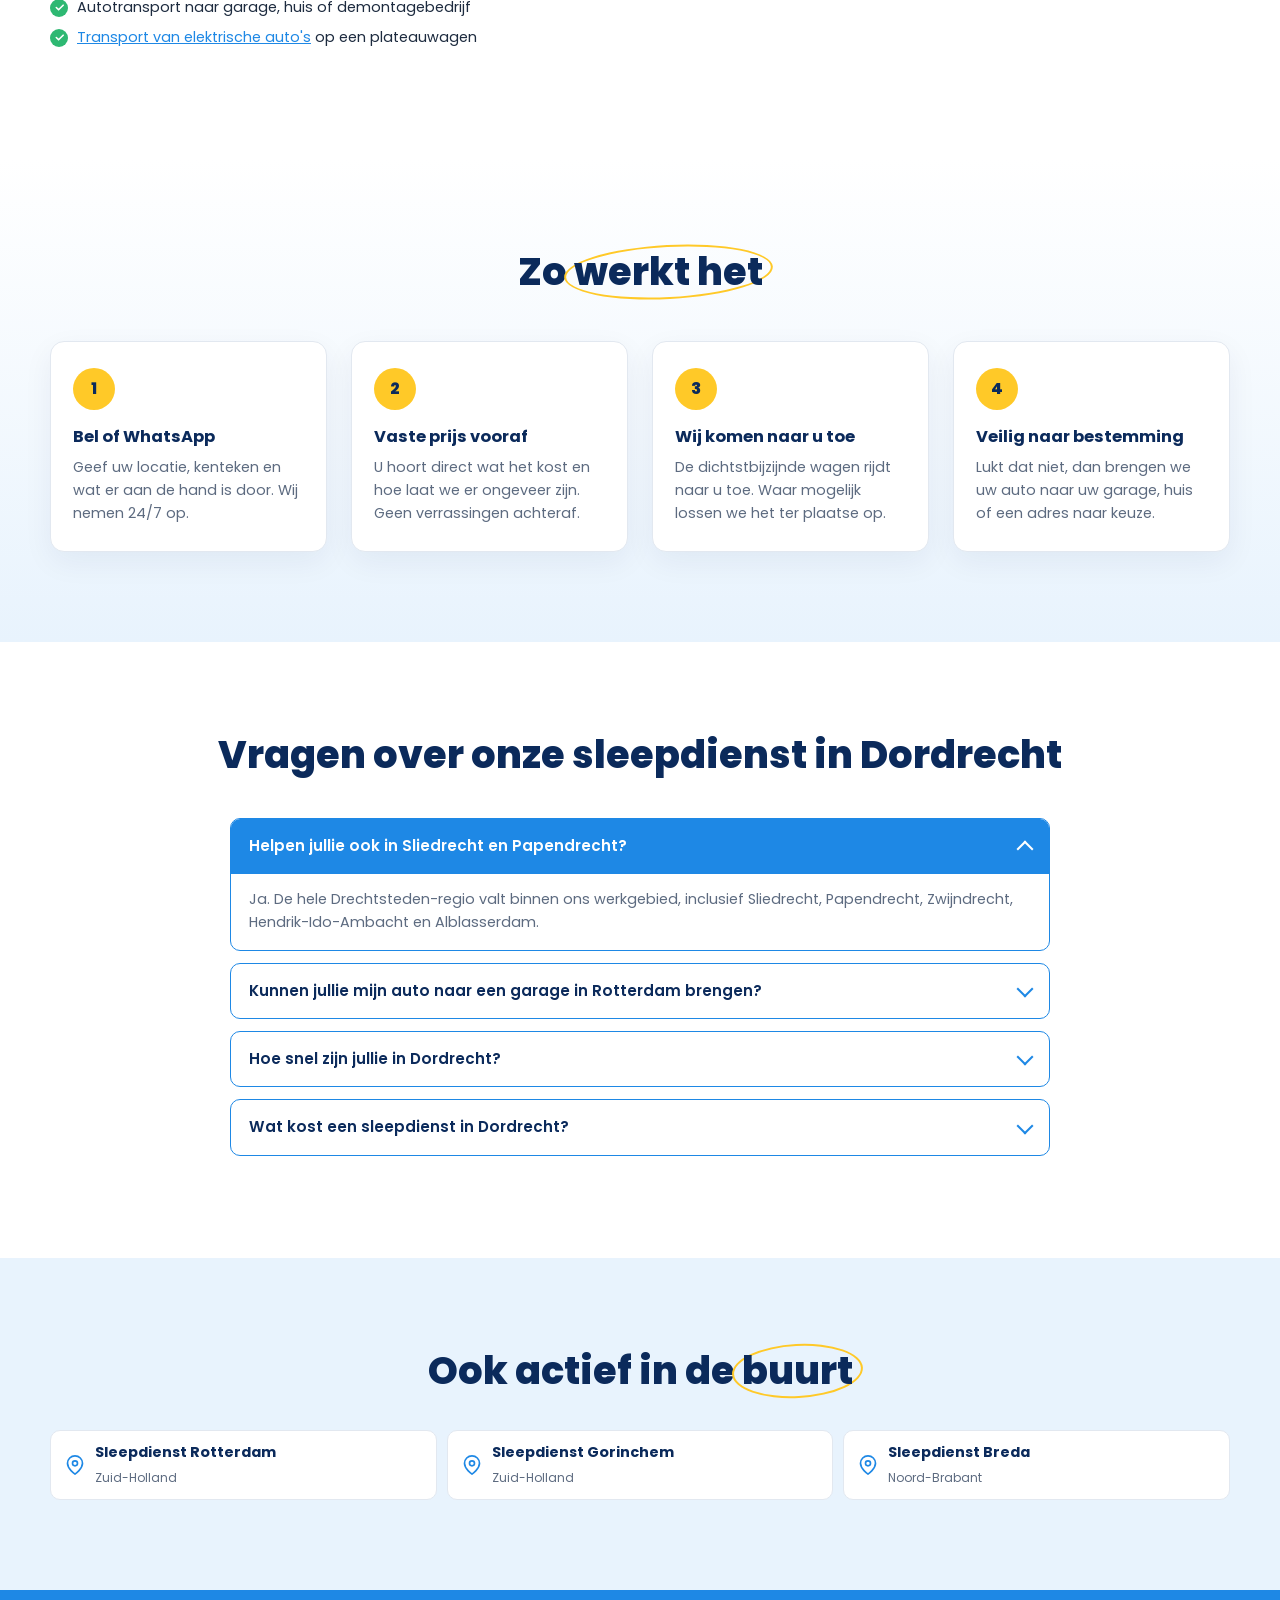
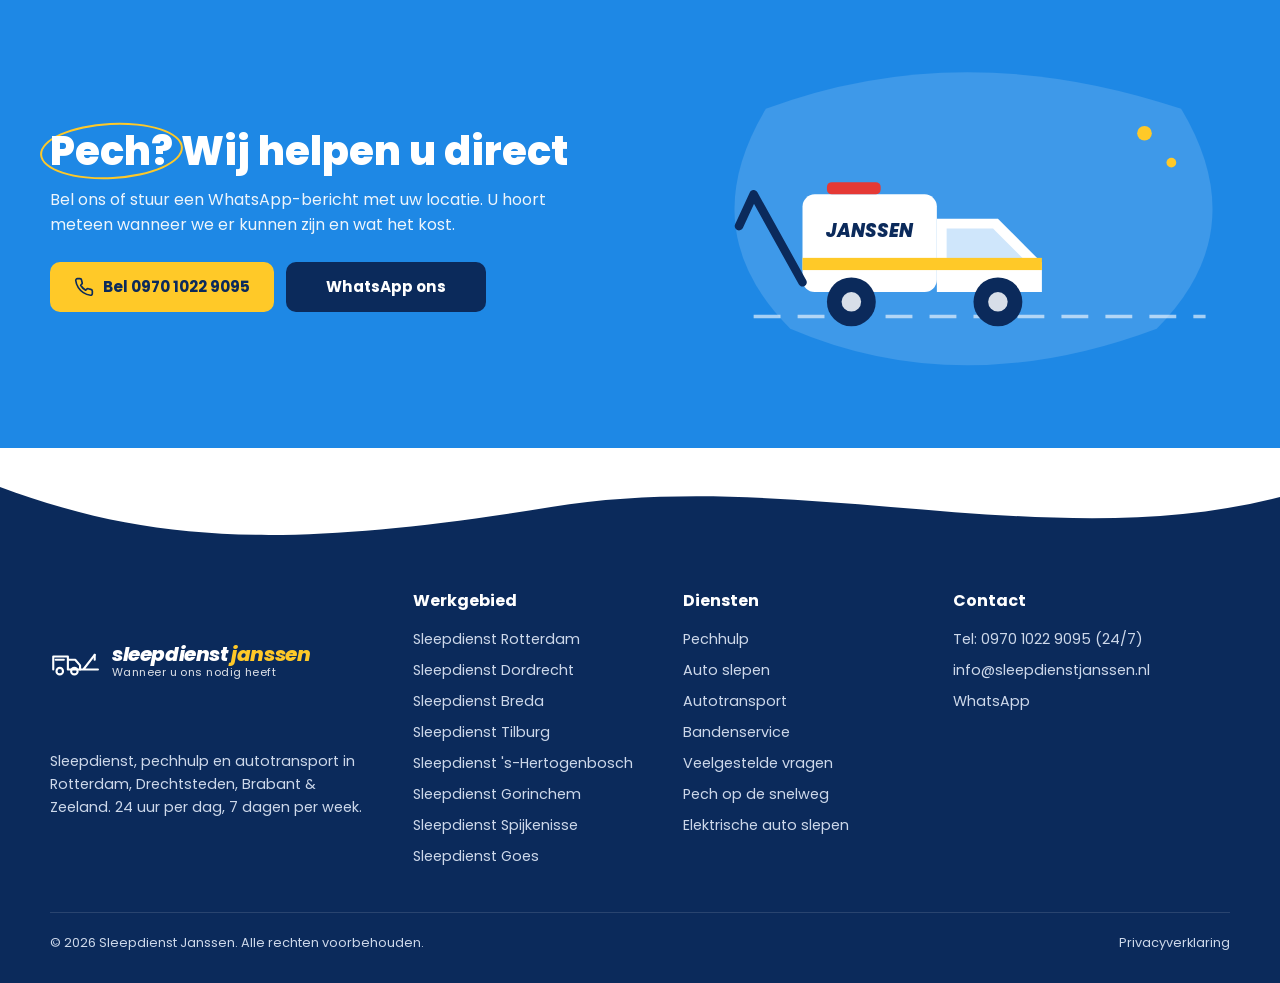
<file: sleepdienst-dordrecht/index.html>
<!doctype html>
<html lang="nl-NL">
<head>
<meta charset="utf-8">
<meta name="viewport" content="width=device-width, initial-scale=1">
<title>Sleepdienst Dordrecht 24/7 | Sleepdienst Janssen</title>
<meta name="description" content="Sleepdienst in Dordrecht nodig? Sleepdienst Janssen helpt 24/7 met pechhulp, slepen en autotransport in Dordrecht en omgeving. Vooraf een vaste prijs. Bel 0970 1022 9095.">
<link rel="canonical" href="https://sleepdienstjanssen.nl/sleepdienst-dordrecht/">
<meta name="theme-color" content="#0b2a5b">
<meta property="og:type" content="website">
<meta property="og:title" content="Sleepdienst Dordrecht 24/7 | Sleepdienst Janssen">
<meta property="og:description" content="Sleepdienst in Dordrecht nodig? Sleepdienst Janssen helpt 24/7 met pechhulp, slepen en autotransport in Dordrecht en omgeving. Vooraf een vaste prijs. Bel 0970 1022 9095.">
<meta property="og:url" content="https://sleepdienstjanssen.nl/sleepdienst-dordrecht/">
<meta property="og:locale" content="nl_NL">
<link rel="preconnect" href="https://fonts.googleapis.com">
<link rel="preconnect" href="https://fonts.gstatic.com" crossorigin>
<link href="https://fonts.googleapis.com/css2?family=Poppins:ital,wght@0,400;0,500;0,600;0,700;0,800;1,700&display=swap" rel="stylesheet">
<link rel="stylesheet" href="/assets/style.css">
<link rel="icon" href="/favicon.ico" sizes="48x48">
<link rel="icon" href="/assets/favicon.svg" type="image/svg+xml">
<link rel="apple-touch-icon" href="/assets/icon-180.png">
<link rel="manifest" href="/assets/site.webmanifest">
<script type="application/ld+json">{"@context": "https://schema.org", "@graph": [{"@type": "AutomotiveBusiness", "@id": "https://sleepdienstjanssen.nl/#business", "name": "Sleepdienst Janssen", "url": "https://sleepdienstjanssen.nl/", "telephone": "+3197010229095", "email": "info@sleepdienstjanssen.nl", "openingHours": "Mo-Su 00:00-23:59", "areaServed": [{"@type": "City", "name": "Dordrecht"}, {"@type": "City", "name": "Binnenstad"}, {"@type": "City", "name": "Stadspolders"}, {"@type": "City", "name": "Sterrenburg"}, {"@type": "City", "name": "Dubbeldam"}, {"@type": "City", "name": "Zwijndrecht"}, {"@type": "City", "name": "Papendrecht"}, {"@type": "City", "name": "Sliedrecht"}, {"@type": "City", "name": "Hendrik-Ido-Ambacht"}, {"@type": "City", "name": "Alblasserdam"}]}, {"@type": "Service", "name": "Sleepdienst Dordrecht", "serviceType": "Sleepdienst en pechhulp", "provider": {"@id": "https://sleepdienstjanssen.nl/#business"}, "areaServed": {"@type": "City", "name": "Dordrecht"}}, {"@type": "FAQPage", "mainEntity": [{"@type": "Question", "name": "Helpen jullie ook in Sliedrecht en Papendrecht?", "acceptedAnswer": {"@type": "Answer", "text": "Ja. De hele Drechtsteden-regio valt binnen ons werkgebied, inclusief Sliedrecht, Papendrecht, Zwijndrecht, Hendrik-Ido-Ambacht en Alblasserdam."}}, {"@type": "Question", "name": "Kunnen jullie mijn auto naar een garage in Rotterdam brengen?", "acceptedAnswer": {"@type": "Answer", "text": "Zeker. We brengen uw auto naar elk adres dat u kiest, ook buiten Dordrecht. U hoort vooraf wat het transport kost."}}, {"@type": "Question", "name": "Hoe snel zijn jullie in Dordrecht?", "acceptedAnswer": {"@type": "Answer", "text": "Bij uw melding sturen wij direct de dichtstbijzijnde wagen. U krijgt aan de telefoon een inschatting van de aankomsttijd in Dordrecht, afhankelijk van uw exacte locatie en de verkeersdrukte."}}, {"@type": "Question", "name": "Wat kost een sleepdienst in Dordrecht?", "acceptedAnswer": {"@type": "Answer", "text": "Dat hangt af van de afstand, het voertuig en het tijdstip. U krijgt altijd vooraf een vaste prijs, zodat u weet waar u aan toe bent."}}]}, {"@type": "BreadcrumbList", "itemListElement": [{"@type": "ListItem", "position": 1, "name": "Home", "item": "https://sleepdienstjanssen.nl/"}, {"@type": "ListItem", "position": 2, "name": "Sleepdienst Dordrecht", "item": "https://sleepdienstjanssen.nl/sleepdienst-dordrecht/"}]}]}</script>
</head>
<body>
<svg width="0" height="0" style="position:absolute" aria-hidden="true">
  <symbol id="i-phone" viewBox="0 0 24 24" fill="none" stroke="currentColor" stroke-width="2" stroke-linecap="round" stroke-linejoin="round"><path d="M22 16.9v3a2 2 0 0 1-2.2 2 19.8 19.8 0 0 1-8.6-3.1 19.5 19.5 0 0 1-6-6A19.8 19.8 0 0 1 2.1 4.2 2 2 0 0 1 4.1 2h3a2 2 0 0 1 2 1.7c.1 1 .4 1.9.7 2.8a2 2 0 0 1-.5 2.1L8 9.9a16 16 0 0 0 6 6l1.3-1.3a2 2 0 0 1 2.1-.4c.9.3 1.8.6 2.8.7a2 2 0 0 1 1.7 2z"/></symbol>
  <symbol id="i-clock" viewBox="0 0 24 24" fill="none" stroke="currentColor" stroke-width="2" stroke-linecap="round"><circle cx="12" cy="12" r="10"/><path d="M12 6v6l4 2"/></symbol>
  <symbol id="i-pin" viewBox="0 0 24 24" fill="none" stroke="currentColor" stroke-width="2" stroke-linecap="round" stroke-linejoin="round"><path d="M21 10c0 7-9 13-9 13S3 17 3 10a9 9 0 0 1 18 0z"/><circle cx="12" cy="10" r="3"/></symbol>
  <symbol id="i-bolt" viewBox="0 0 24 24" fill="none" stroke="currentColor" stroke-width="2" stroke-linecap="round" stroke-linejoin="round"><path d="M13 2 3 14h9l-1 8 10-12h-9z"/></symbol>
  <symbol id="i-cal" viewBox="0 0 24 24" fill="none" stroke="currentColor" stroke-width="2" stroke-linecap="round"><rect x="3" y="4" width="18" height="18" rx="2"/><path d="M16 2v4M8 2v4M3 10h18"/></symbol>
  <symbol id="i-send" viewBox="0 0 24 24" fill="none" stroke="currentColor" stroke-width="2" stroke-linecap="round" stroke-linejoin="round"><path d="m22 2-7 20-4-9-9-4z"/><path d="M22 2 11 13"/></symbol>
  <symbol id="i-shield" viewBox="0 0 24 24" fill="none" stroke="currentColor" stroke-width="2" stroke-linecap="round" stroke-linejoin="round"><path d="M12 22s8-4 8-10V5l-8-3-8 3v7c0 6 8 10 8 10z"/><path d="m9 12 2 2 4-4"/></symbol>
  <symbol id="i-euro" viewBox="0 0 24 24" fill="none" stroke="currentColor" stroke-width="2" stroke-linecap="round"><path d="M18 7a7 7 0 1 0 0 10M4 10h10M4 14h10"/></symbol>
  <symbol id="i-user" viewBox="0 0 24 24" fill="none" stroke="currentColor" stroke-width="2" stroke-linecap="round"><circle cx="12" cy="8" r="4"/><path d="M4 21a8 8 0 0 1 16 0"/></symbol>
  <symbol id="i-tool" viewBox="0 0 24 24" fill="none" stroke="currentColor" stroke-width="2" stroke-linecap="round" stroke-linejoin="round"><path d="M14.7 6.3a4 4 0 0 0 5 5L22 14l-8 8-2.3-2.3a4 4 0 0 0-5-5L2 10l8-8z" transform="scale(.9) translate(1 1)"/></symbol>
  <symbol id="i-truck" viewBox="0 0 48 32" fill="none" stroke="currentColor" stroke-width="2.4" stroke-linecap="round" stroke-linejoin="round"><path d="M3 22V9h17v13M20 13h8l5 6v3H20"/><path d="M33 22h12M36 22l8-12"/><circle cx="10" cy="24" r="3.5"/><circle cx="27" cy="24" r="3.5"/></symbol>
  <symbol id="i-car" viewBox="0 0 48 32" fill="none" stroke="currentColor" stroke-width="2.4" stroke-linecap="round" stroke-linejoin="round"><path d="M5 22v-6l5-7h22l7 7h4v6"/><path d="M14 16h20"/><circle cx="13" cy="23" r="3.5"/><circle cx="36" cy="23" r="3.5"/></symbol>
  <symbol id="i-tire" viewBox="0 0 32 32" fill="none" stroke="currentColor" stroke-width="2.4"><circle cx="16" cy="16" r="13"/><circle cx="16" cy="16" r="5"/><path d="M16 3v8M16 21v8M3 16h8M21 16h8"/></symbol>
  <symbol id="i-arrow-l" viewBox="0 0 24 24" fill="none" stroke="currentColor" stroke-width="2.5" stroke-linecap="round" stroke-linejoin="round"><path d="m15 18-6-6 6-6"/></symbol>
  <symbol id="i-arrow-r" viewBox="0 0 24 24" fill="none" stroke="currentColor" stroke-width="2.5" stroke-linecap="round" stroke-linejoin="round"><path d="m9 18 6-6-6-6"/></symbol>
  <symbol id="i-logo" viewBox="0 0 64 40" fill="none" stroke="currentColor" stroke-width="2.6" stroke-linecap="round" stroke-linejoin="round"><path d="M4 28V12h18v16M22 16h9l6 7v5H22"/><path d="M37 28h22M41 28l14-18"/><path d="M55 10v6"/><circle cx="12" cy="30" r="4"/><circle cx="30" cy="30" r="4"/><path d="M7 16h10"/></symbol>
  <symbol id="i-google" viewBox="0 0 24 24"><path fill="#4285F4" d="M22.6 12.2c0-.8-.1-1.4-.2-2.1H12v4h6c-.1 1-.8 2.6-2.3 3.6l3.5 2.7c2.1-1.9 3.4-4.8 3.4-8.2z"/><path fill="#34A853" d="M12 23c2.9 0 5.4-1 7.2-2.6l-3.5-2.7c-.9.7-2.2 1.1-3.7 1.1-2.8 0-5.2-1.9-6.1-4.5H2.3v2.8C4.1 20.7 7.8 23 12 23z"/><path fill="#FBBC05" d="M5.9 14.3c-.2-.7-.4-1.4-.4-2.3s.1-1.6.4-2.3V6.9H2.3C1.5 8.4 1 10.1 1 12s.5 3.6 1.3 5.1z"/><path fill="#EA4335" d="M12 5.4c1.6 0 2.7.7 3.3 1.3l2.4-2.4C16.4 2.9 14.4 2 12 2 7.8 2 4.1 4.3 2.3 7.9l3.6 2.8C6.8 7.3 9.2 5.4 12 5.4z"/></symbol>
</svg>

<div class="topbar"><div class="container">
  <span><svg><use href="#i-clock"/></svg>24/7 hulp</span>
  <span><svg><use href="#i-pin"/></svg>Rotterdam, Drechtsteden, Brabant & Zeeland</span>
  <span><svg><use href="#i-bolt"/></svg>Snel ter plaatse</span>
</div></div>
<header class="navwrap" id="nav">
  <nav class="container">
    <a class="logo" href="/" aria-label="Sleepdienst Janssen — home">
      <svg><use href="#i-logo"/></svg>
      <span><b>sleepdienst <em>janssen</em></b><small>Wanneer u ons nodig heeft</small></span>
    </a>
    <ul class="navlinks" id="navlinks">
      <li><a href="/#diensten">Diensten</a></li>
      <li><a href="/#werkgebied">Werkgebied</a></li>
      <li><a href="/#werkwijze">Werkwijze</a></li>
      <li><a href="/#faq">FAQ</a></li>
      <li><a href="#contact">Contact</a></li>
    </ul>
    <div class="navcta">
      <a class="btn btn-yellow" href="tel:+3197010229095"><svg class="ico"><use href="#i-phone"/></svg>Bel: 0970 1022 9095</a>
      <a class="btn btn-navy" href="#contact">Hulp aanvragen</a>
    </div>
    <button class="burger" id="burger" aria-label="Menu openen" aria-expanded="false" aria-controls="navlinks">
      <svg viewBox="0 0 24 24" fill="none" stroke="currentColor" stroke-width="2.4" stroke-linecap="round"><path d="M3 6h18M3 12h18M3 18h18"/></svg>
    </button>
  </nav>
</header>
<nav class="crumbs container" aria-label="Kruimelpad"><a href="/">Home</a> › <span>Sleepdienst Dordrecht</span></nav>
<main>
<section class="hero hero-city">
  <div class="container hero-grid">
    <div>
      <h1>Sleepdienst <span>Dordrecht</span></h1>
      <p>Pech of een ongeval in Dordrecht? Sleepdienst Janssen helpt u 24/7 met pechhulp, slepen en autotransport in Dordrecht en omgeving. Bel ons en u hoort direct wanneer we er zijn en wat het kost.</p>
      <div class="actions">
        <a class="btn btn-yellow" href="tel:+3197010229095"><svg class="ico"><use href="#i-phone"/></svg>Bel direct: 0970 1022 9095</a>
        <a class="btn btn-navy" href="#contact">Hulp aanvragen</a>
      </div>
      <div class="trust">
        <span><svg><use href="#i-clock"/></svg>24/7 in Dordrecht</span>
        <span><svg><use href="#i-euro"/></svg>Vooraf duidelijke prijs</span>
      </div>
    </div>
    <div class="hero-art"><svg class="truck" viewBox="0 0 560 330" role="img" aria-label="Takelwagen van Sleepdienst Janssen met een auto op het plateau">
        <ellipse cx="290" cy="300" rx="260" ry="16" fill="#0b2a5b" opacity=".25"/>
        <!-- plateau -->
        <path d="M150 232 L520 214 L540 232 L540 246 L150 252 Z" fill="#0b2a5b"/>
        <path d="M150 232 L520 214 L540 232 L150 240Z" fill="#163e7d"/>
        <rect x="170" y="246" width="360" height="14" rx="3" fill="#071d40"/>
        <path d="M520 214 L556 262" stroke="#071d40" stroke-width="8" stroke-linecap="round"/>
        <!-- auto op plateau -->
        <g transform="translate(250 130)">
          <path d="M10 92 L14 64 Q18 52 34 50 L80 46 L118 16 Q126 10 140 10 L210 10 Q224 10 234 20 L262 48 L262 48 Q290 52 290 72 L290 90 Q290 98 280 98 L20 98 Q10 98 10 92Z" fill="#ffc928"/>
          <path d="M122 22 Q128 18 140 18 L170 18 L170 50 L94 50Z" fill="#cfe6fb"/>
          <path d="M178 18 L208 18 Q218 18 226 26 L250 50 L178 50Z" fill="#cfe6fb"/>
          <path d="M14 70 L44 66" stroke="#fff" stroke-width="5" stroke-linecap="round"/>
          <rect x="262" y="62" width="22" height="8" rx="3" fill="#fff"/>
          <circle cx="70" cy="98" r="22" fill="#1d2b3f"/><circle cx="70" cy="98" r="9" fill="#9fb3c8"/>
          <circle cx="232" cy="98" r="22" fill="#1d2b3f"/><circle cx="232" cy="98" r="9" fill="#9fb3c8"/>
        </g>
        <!-- cabine -->
        <path d="M30 252 L30 150 Q30 128 52 126 L120 120 Q138 118 146 134 L170 190 L176 252 Z" fill="#fff"/>
        <path d="M60 140 L118 135 Q128 134 132 144 L148 182 L60 186 Z" fill="#cfe6fb"/>
        <path d="M70 146 L100 143 L76 180 L64 180Z" fill="#fff" opacity=".6"/>
        <rect x="30" y="196" width="146" height="16" fill="#1e88e5"/>
        <rect x="30" y="212" width="146" height="6" fill="#ffc928"/>
        <text x="100" y="180" text-anchor="middle" font-family="Poppins,Arial" font-weight="800" font-style="italic" font-size="15" fill="#0b2a5b">JANSSEN</text>
        <rect x="20" y="228" width="16" height="22" rx="3" fill="#ffc928"/>
        <rect x="36" y="118" width="64" height="9" rx="4" fill="#e53935"/>
        <rect x="56" y="114" width="24" height="6" rx="3" fill="#ff8a80"/>
        <path d="M150 200 L162 200" stroke="#0b2a5b" stroke-width="4" stroke-linecap="round"/>
        <!-- wielen -->
        <circle cx="92" cy="262" r="30" fill="#1d2b3f"/><circle cx="92" cy="262" r="13" fill="#d7dee8"/><circle cx="92" cy="262" r="4" fill="#1d2b3f"/>
        <circle cx="330" cy="262" r="30" fill="#1d2b3f"/><circle cx="330" cy="262" r="13" fill="#d7dee8"/><circle cx="330" cy="262" r="4" fill="#1d2b3f"/>
        <circle cx="410" cy="262" r="30" fill="#1d2b3f"/><circle cx="410" cy="262" r="13" fill="#d7dee8"/><circle cx="410" cy="262" r="4" fill="#1d2b3f"/>
        <!-- snelheidslijnen -->
        <g stroke="#fff" stroke-width="4" stroke-linecap="round" opacity=".55"><path d="M0 170h18"/><path d="M-4 196h12"/><path d="M4 144h10"/></g>
      </svg>
</div>
  </div>
  <svg class="wave" viewBox="0 0 1440 120" preserveAspectRatio="none" aria-hidden="true"><path d="M0 70 C 240 130, 480 10, 760 50 S 1220 120, 1440 30 L1440 120 L0 120Z" fill="#fff"/></svg>
</section>
<section class="section city-body">
  <div class="container city-grid">
    <article class="prose">
      <h2>Sleepdienst en pechhulp in Dordrecht</h2>
      <p>Dordrecht en de Drechtsteden liggen op een kruispunt van rivieren en snelwegen. Tussen Rotterdam en Brabant rijdt veel doorgaand verkeer over de A16, en de bruggen en tunnels in de regio zijn gevoelig voor stremmingen. Wij helpen u in Dordrecht en alle omliggende kernen.</p>
      <h3>Wegen in en rond Dordrecht</h3>
      <ul class="roads"><li>A16 met de Drechttunnel richting Rotterdam</li><li>A16 richting de Moerdijkbruggen en Breda</li><li>N3 tussen Dordrecht en Papendrecht</li><li>A15 langs Alblasserdam, Papendrecht en Sliedrecht</li><li>N217 en de Kiltunnel richting de Hoeksche Waard</li></ul>
      <h3>Pech op een lastige plek</h3>
      <p>Stilstaan in de Drechttunnel of op de A16 bij de Moerdijk? Zet uw alarmlichten aan, blijf in de auto met de gordel om als er geen vluchtstrook is en bel 112 bij gevaar. Zodra het veilig kan, zijn wij er om uw voertuig weg te slepen.</p>
      <p>Wat u precies moet doen als u stilvalt, leest u in onze gids <a href="/pech-op-de-snelweg/">pech op de snelweg</a>.</p>
      <h3>Wat wij doen in Dordrecht</h3>
      <ul class="checks">
        <li>Auto slepen na pech of een ongeval</li>
        <li>Pechhulp ter plaatse: starthulp, lege accu, band wisselen</li>
        <li>Autotransport naar garage, huis of demontagebedrijf</li>
        <li><span><a href="/elektrische-auto-slepen/">Transport van elektrische auto's</a> op een plateauwagen</span></li>
      </ul>
    </article>
    <aside class="side">
      <div class="side-card">
        <h3>Direct hulp in Dordrecht</h3>
        <p>24 uur per dag, 7 dagen per week bereikbaar.</p>
        <a class="btn btn-yellow" href="tel:+3197010229095"><svg class="ico"><use href="#i-phone"/></svg>0970 1022 9095</a>
      </div>
      <div class="side-card">
        <h3>Wij helpen ook in</h3>
        <div class="cities"><span>Binnenstad</span><span>Stadspolders</span><span>Sterrenburg</span><span>Dubbeldam</span><span>Zwijndrecht</span><span>Papendrecht</span><span>Sliedrecht</span><span>Hendrik-Ido-Ambacht</span><span>Alblasserdam</span></div>
      </div>
      <div class="map small"><svg viewBox="0 0 220 260" role="img" aria-label="Kaart van het werkgebied in Zuidwest-Nederland">
  <defs>
    <pattern id="dots" width="7" height="7" patternUnits="userSpaceOnUse"><circle cx="3.5" cy="3.5" r="2.2" fill="#b9d7f5"/></pattern>
    <pattern id="dots-on" width="7" height="7" patternUnits="userSpaceOnUse"><circle cx="3.5" cy="3.5" r="2.4" fill="#1e88e5"/></pattern>
    <clipPath id="nl">
      <path d="M66 50 L76 40 L96 34 L118 26 L146 22 L172 22 L196 34 L204 48 L198 70 L192 92 L204 112 L198 128 L182 140 L168 150 L160 164 L152 172 L150 192 L156 214 L148 240 L136 232 L134 208 L130 190 L112 186 L88 190 L66 188 L50 184 L36 190 L20 184 L16 172 L28 162 L22 152 L36 142 L46 124 L54 98 L60 72 Z"/>
      <ellipse cx="74" cy="26" rx="10" ry="4"/><ellipse cx="96" cy="16" rx="12" ry="4"/><ellipse cx="124" cy="10" rx="12" ry="3.5"/><ellipse cx="150" cy="8" rx="8" ry="3"/>
    </clipPath>
    <clipPath id="sw"><path d="M0 120 L72 120 L132 140 L132 192 L0 200Z"/></clipPath>
  </defs>
  <rect width="220" height="260" fill="url(#dots)" clip-path="url(#nl)"/>
  <g clip-path="url(#nl)"><rect width="220" height="260" fill="url(#dots-on)" clip-path="url(#sw)"/></g>
  <g class="pins"><a href="/sleepdienst-rotterdam/" class="pin"><circle cx="66" cy="132" r="4.5"/><title>Sleepdienst Rotterdam</title></a><a href="/sleepdienst-dordrecht/" class="pin on"><circle cx="78" cy="144" r="6"/><title>Sleepdienst Dordrecht</title></a><a href="/sleepdienst-spijkenisse/" class="pin"><circle cx="54" cy="140" r="4.5"/><title>Sleepdienst Spijkenisse</title></a><a href="/sleepdienst-gorinchem/" class="pin"><circle cx="94" cy="146" r="4.5"/><title>Sleepdienst Gorinchem</title></a><a href="/sleepdienst-breda/" class="pin"><circle cx="82" cy="170" r="4.5"/><title>Sleepdienst Breda</title></a><a href="/sleepdienst-tilburg/" class="pin"><circle cx="102" cy="172" r="4.5"/><title>Sleepdienst Tilburg</title></a><a href="/sleepdienst-den-bosch/" class="pin"><circle cx="116" cy="160" r="4.5"/><title>Sleepdienst &#x27;s-Hertogenbosch</title></a><a href="/sleepdienst-goes/" class="pin"><circle cx="36" cy="168" r="4.5"/><title>Sleepdienst Goes</title></a></g>
</svg></div>
    </aside>
  </div>
</section>
<section class="section steps-sec" id="werkwijze">
  <div class="container">
    <h2 class="title center">Zo <span class="hl">werkt het</span></h2>
    <div class="steps">
      <div class="step"><i>1</i><h3>Bel of WhatsApp</h3><p>Geef uw locatie, kenteken en wat er aan de hand is door. Wij nemen 24/7 op.</p></div>
      <div class="step"><i>2</i><h3>Vaste prijs vooraf</h3><p>U hoort direct wat het kost en hoe laat we er ongeveer zijn. Geen verrassingen achteraf.</p></div>
      <div class="step"><i>3</i><h3>Wij komen naar u toe</h3><p>De dichtstbijzijnde wagen rijdt naar u toe. Waar mogelijk lossen we het ter plaatse op.</p></div>
      <div class="step"><i>4</i><h3>Veilig naar bestemming</h3><p>Lukt dat niet, dan brengen we uw auto naar uw garage, huis of een adres naar keuze.</p></div>
    </div>
  </div>
</section>
<section class="section" id="faq">
  <div class="container">
    <h2 class="title center">Vragen over onze sleepdienst in Dordrecht</h2>
    <div class="faq narrow"><details open><summary>Helpen jullie ook in Sliedrecht en Papendrecht?</summary><p>Ja. De hele Drechtsteden-regio valt binnen ons werkgebied, inclusief Sliedrecht, Papendrecht, Zwijndrecht, Hendrik-Ido-Ambacht en Alblasserdam.</p></details><details><summary>Kunnen jullie mijn auto naar een garage in Rotterdam brengen?</summary><p>Zeker. We brengen uw auto naar elk adres dat u kiest, ook buiten Dordrecht. U hoort vooraf wat het transport kost.</p></details><details><summary>Hoe snel zijn jullie in Dordrecht?</summary><p>Bij uw melding sturen wij direct de dichtstbijzijnde wagen. U krijgt aan de telefoon een inschatting van de aankomsttijd in Dordrecht, afhankelijk van uw exacte locatie en de verkeersdrukte.</p></details><details><summary>Wat kost een sleepdienst in Dordrecht?</summary><p>Dat hangt af van de afstand, het voertuig en het tijdstip. U krijgt altijd vooraf een vaste prijs, zodat u weet waar u aan toe bent.</p></details></div>
  </div>
</section>
<section class="section area">
  <div class="container">
    <h2 class="title center">Ook actief in de <span class="hl">buurt</span></h2>
    <div class="cities-grid near"><a class="city" href="/sleepdienst-rotterdam/"><svg><use href="#i-pin"/></svg><span><b>Sleepdienst Rotterdam</b><small>Zuid-Holland</small></span></a><a class="city" href="/sleepdienst-gorinchem/"><svg><use href="#i-pin"/></svg><span><b>Sleepdienst Gorinchem</b><small>Zuid-Holland</small></span></a><a class="city" href="/sleepdienst-breda/"><svg><use href="#i-pin"/></svg><span><b>Sleepdienst Breda</b><small>Noord-Brabant</small></span></a></div>
  </div>
</section>
<section class="cta" id="contact">
  <div class="container cta-grid">
    <div>
      <h2><span class="hl">Pech?</span> Wij helpen u direct</h2>
      <p>Bel ons of stuur een WhatsApp-bericht met uw locatie. U hoort meteen wanneer we er kunnen zijn en wat het kost.</p>
      <div class="actions">
        <a class="btn btn-yellow" href="tel:+3197010229095"><svg class="ico"><use href="#i-phone"/></svg>Bel 0970 1022 9095</a>
        <a class="btn btn-navy" href="https://wa.me/3197010229095?text=Hallo%20Sleepdienst%20Janssen%2C%20ik%20heb%20hulp%20nodig.%20Mijn%20locatie%20is%3A%20" target="_blank" rel="noopener">WhatsApp ons</a>
      </div>
    </div>
    <svg viewBox="0 0 420 260" role="img" aria-label="Sleepwagen onderweg naar een klant">
      <path d="M40 40 Q200 -20 380 40 Q440 140 360 220 Q200 280 60 220 Q-20 140 40 40Z" fill="#fff" opacity=".14"/>
      <path d="M30 210 H400" stroke="#fff" stroke-width="3" stroke-dasharray="22 14" opacity=".6"/>
      <g transform="translate(70 70)">
        <rect x="0" y="40" width="110" height="80" rx="10" fill="#fff"/>
        <path d="M110 60 h50 l36 36 v24 H110Z" fill="#fff"/>
        <path d="M118 68 h38 l26 26 h-64Z" fill="#cfe6fb"/>
        <rect x="0" y="92" width="196" height="10" fill="#ffc928"/>
        <rect x="20" y="30" width="44" height="10" rx="4" fill="#e53935"/>
        <path d="M0 112 L-40 40 M-40 40 L-52 66" stroke="#0b2a5b" stroke-width="7" stroke-linecap="round"/>
        <circle cx="40" cy="128" r="20" fill="#0b2a5b"/><circle cx="40" cy="128" r="8" fill="#d7dee8"/>
        <circle cx="160" cy="128" r="20" fill="#0b2a5b"/><circle cx="160" cy="128" r="8" fill="#d7dee8"/>
        <text x="55" y="75" text-anchor="middle" font-family="Poppins,Arial" font-weight="800" font-style="italic" font-size="15" fill="#0b2a5b">JANSSEN</text>
      </g>
      <g fill="#ffc928"><circle cx="350" cy="60" r="6"/><circle cx="372" cy="84" r="4"/></g>
    </svg>

  </div>
</section>
</main>
<footer>
  <svg class="wave-top" viewBox="0 0 1440 90" preserveAspectRatio="none" aria-hidden="true"><path d="M0 0 H1440 V30 C 1180 90, 900 0, 620 40 S 180 80, 0 20Z" fill="#fff"/></svg>
  <div class="container">
    <div class="foot">
      <div>
        <a class="logo" href="/"><svg><use href="#i-logo"/></svg><span><b>sleepdienst <em>janssen</em></b><small>Wanneer u ons nodig heeft</small></span></a>
        <p>Sleepdienst, pechhulp en autotransport in Rotterdam, Drechtsteden, Brabant & Zeeland. 24 uur per dag, 7 dagen per week.</p>
      </div>
      <div><h4>Werkgebied</h4><ul><li><a href="/sleepdienst-rotterdam/">Sleepdienst Rotterdam</a></li><li><a href="/sleepdienst-dordrecht/">Sleepdienst Dordrecht</a></li><li><a href="/sleepdienst-breda/">Sleepdienst Breda</a></li><li><a href="/sleepdienst-tilburg/">Sleepdienst Tilburg</a></li><li><a href="/sleepdienst-den-bosch/">Sleepdienst &#x27;s-Hertogenbosch</a></li><li><a href="/sleepdienst-gorinchem/">Sleepdienst Gorinchem</a></li><li><a href="/sleepdienst-spijkenisse/">Sleepdienst Spijkenisse</a></li><li><a href="/sleepdienst-goes/">Sleepdienst Goes</a></li></ul></div>
      <div><h4>Diensten</h4><ul><li><a href="/#diensten">Pechhulp</a></li><li><a href="/#diensten">Auto slepen</a></li><li><a href="/#diensten">Autotransport</a></li><li><a href="/#diensten">Bandenservice</a></li><li><a href="/#faq">Veelgestelde vragen</a></li><li><a href="/pech-op-de-snelweg/">Pech op de snelweg</a></li><li><a href="/elektrische-auto-slepen/">Elektrische auto slepen</a></li></ul></div>
      <div><h4>Contact</h4><ul>
        <li>Tel: <a href="tel:+3197010229095">0970 1022 9095</a> (24/7)</li>
        <li><a href="mailto:info@sleepdienstjanssen.nl">info@sleepdienstjanssen.nl</a></li>
        <li><a href="https://wa.me/3197010229095" target="_blank" rel="noopener">WhatsApp</a></li>
      </ul></div>
    </div>
    <div class="foot-bottom">
      <span>© 2026 Sleepdienst Janssen. Alle rechten voorbehouden.</span>
      <div><a href="/privacy/">Privacyverklaring</a></div>
    </div>
  </div>
</footer>
<a class="mobile-call" href="tel:+3197010229095"><svg class="ico"><use href="#i-phone"/></svg>BEL DIRECT — 24/7 HULP</a>
<script src="/assets/site.js" defer></script>
</body>
</html>
</file>
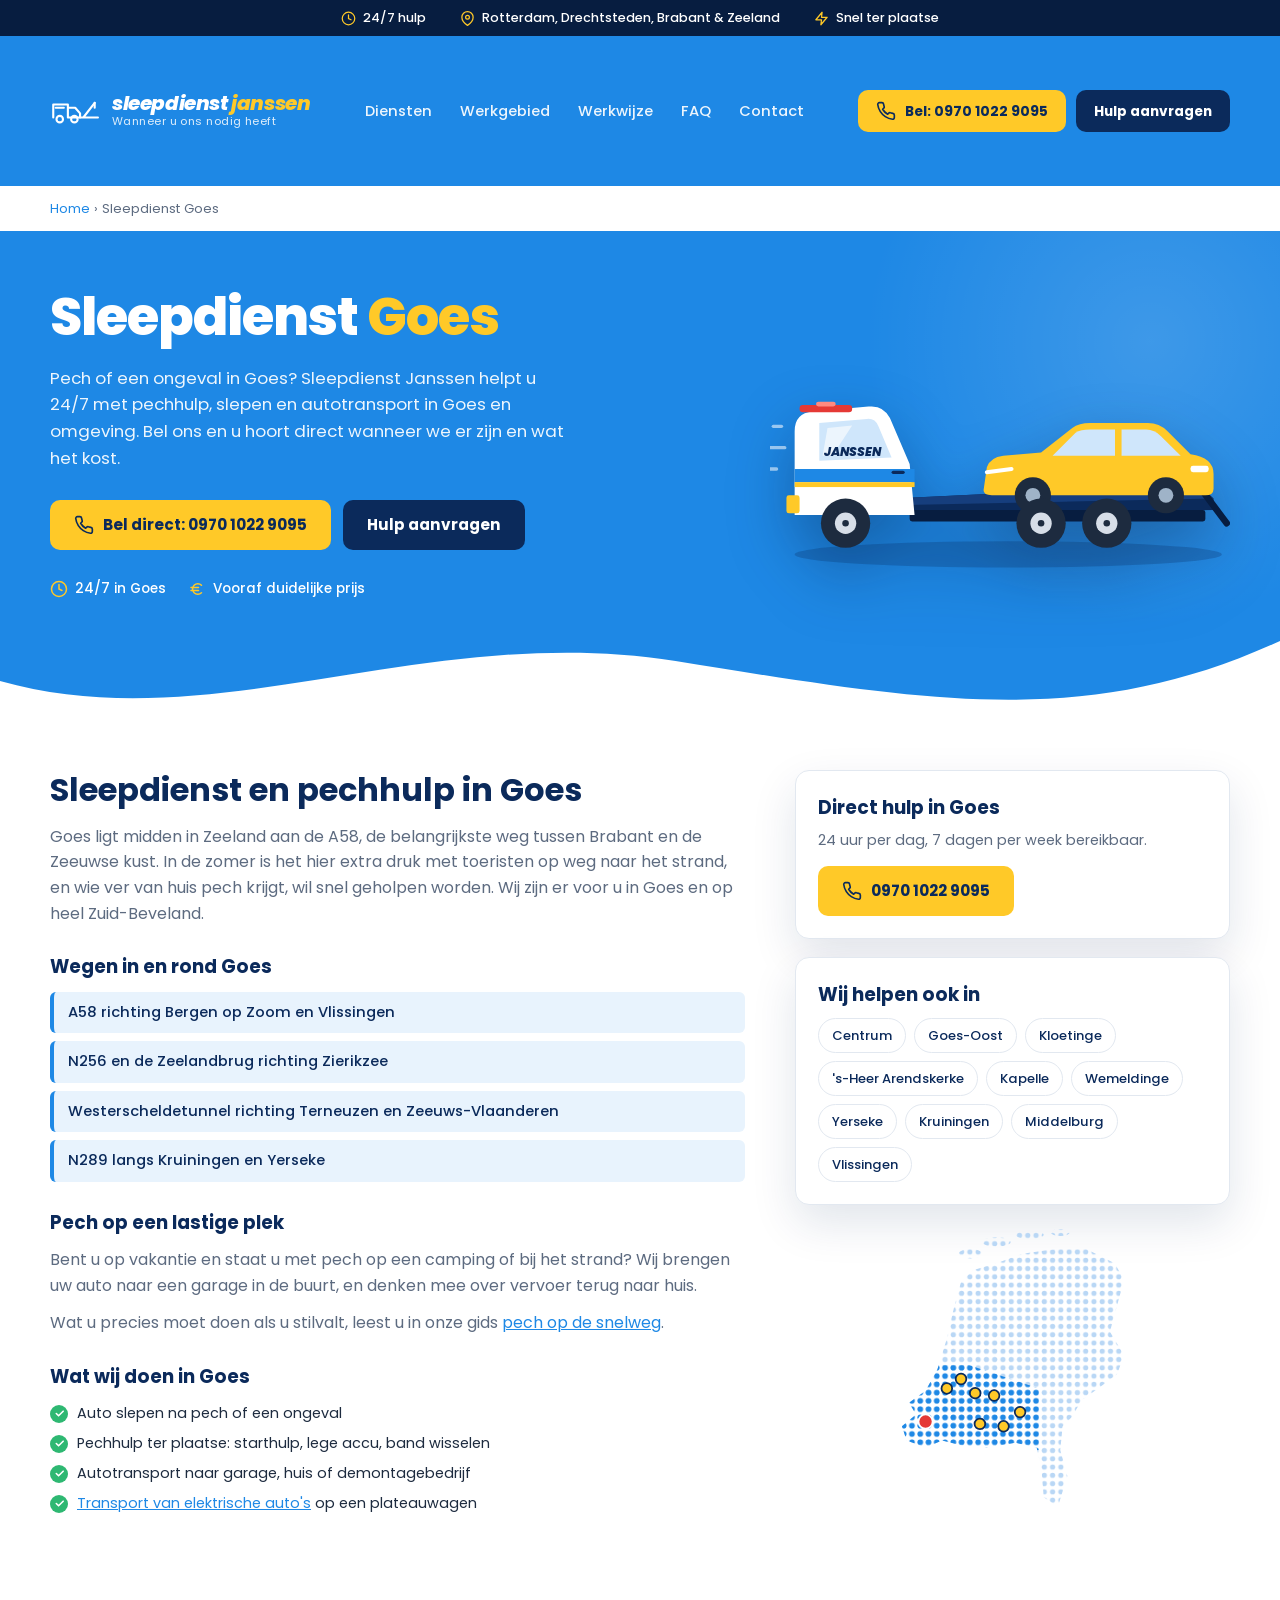
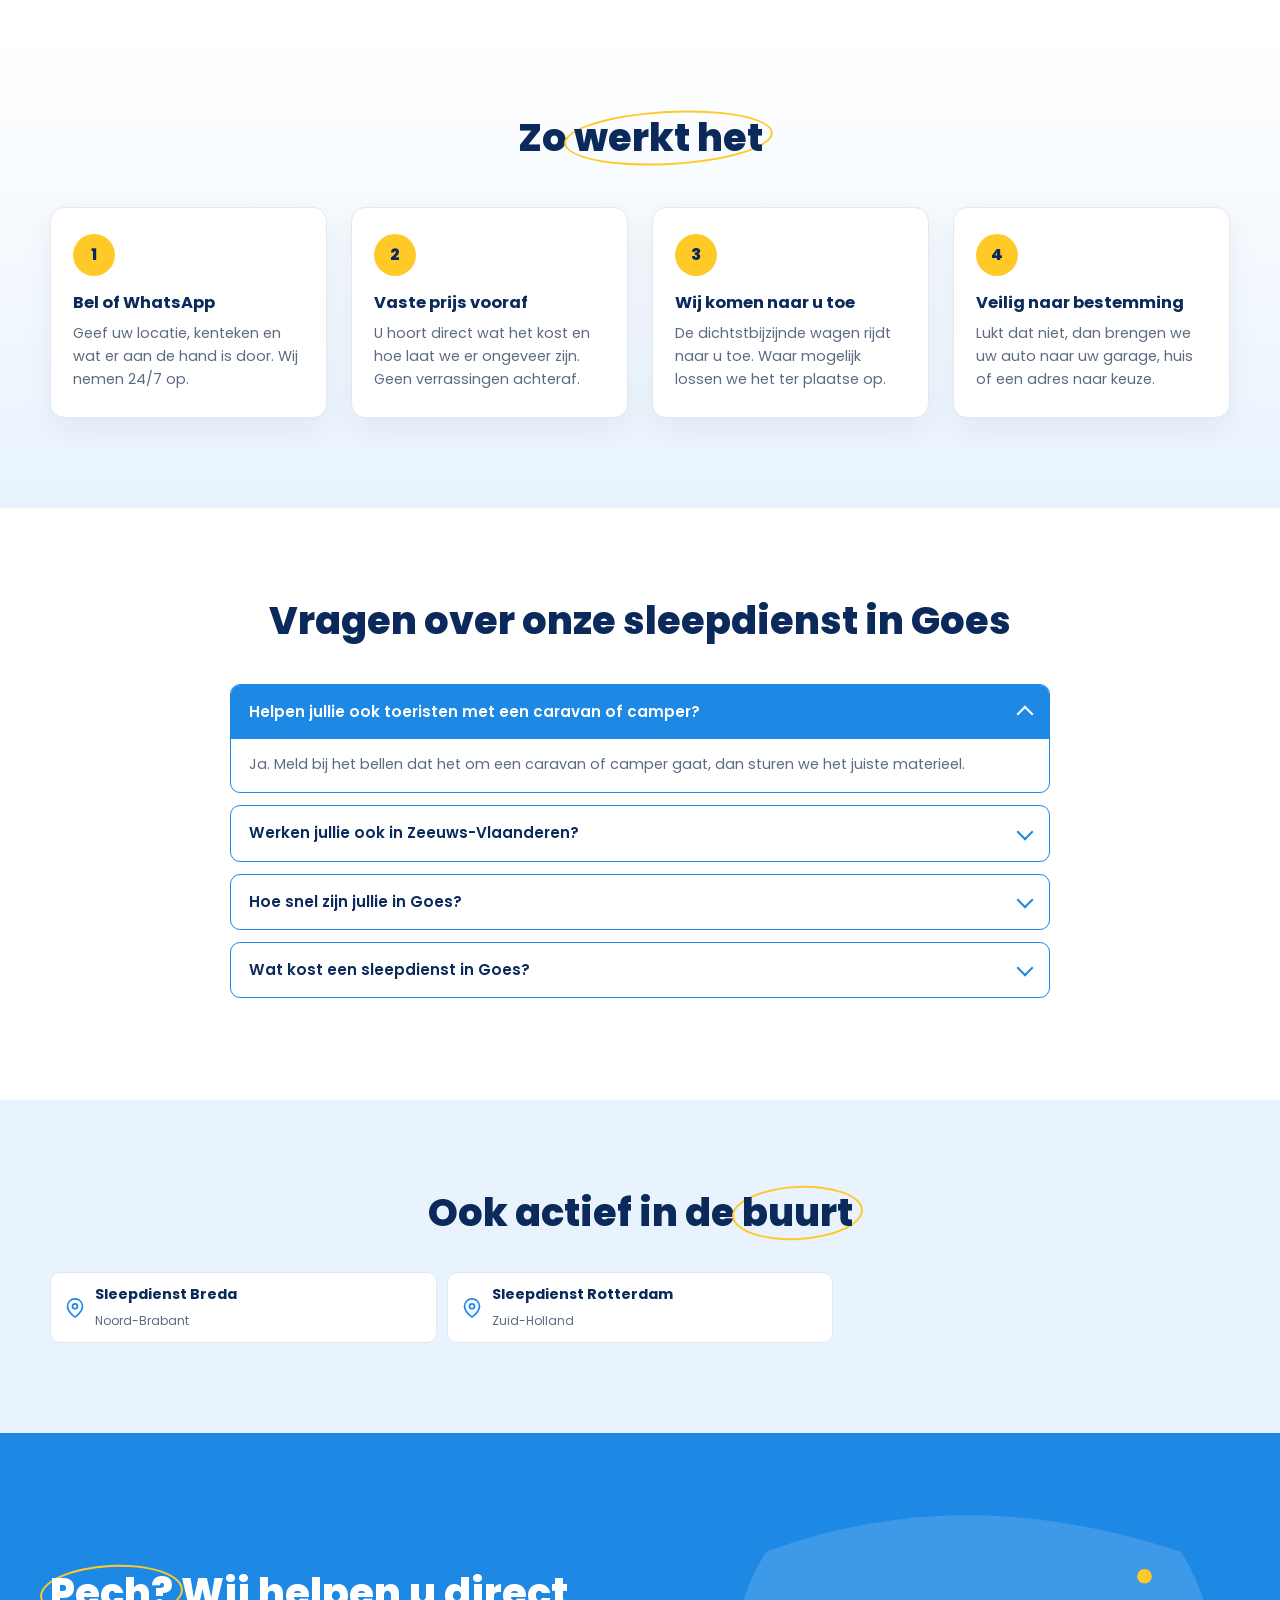
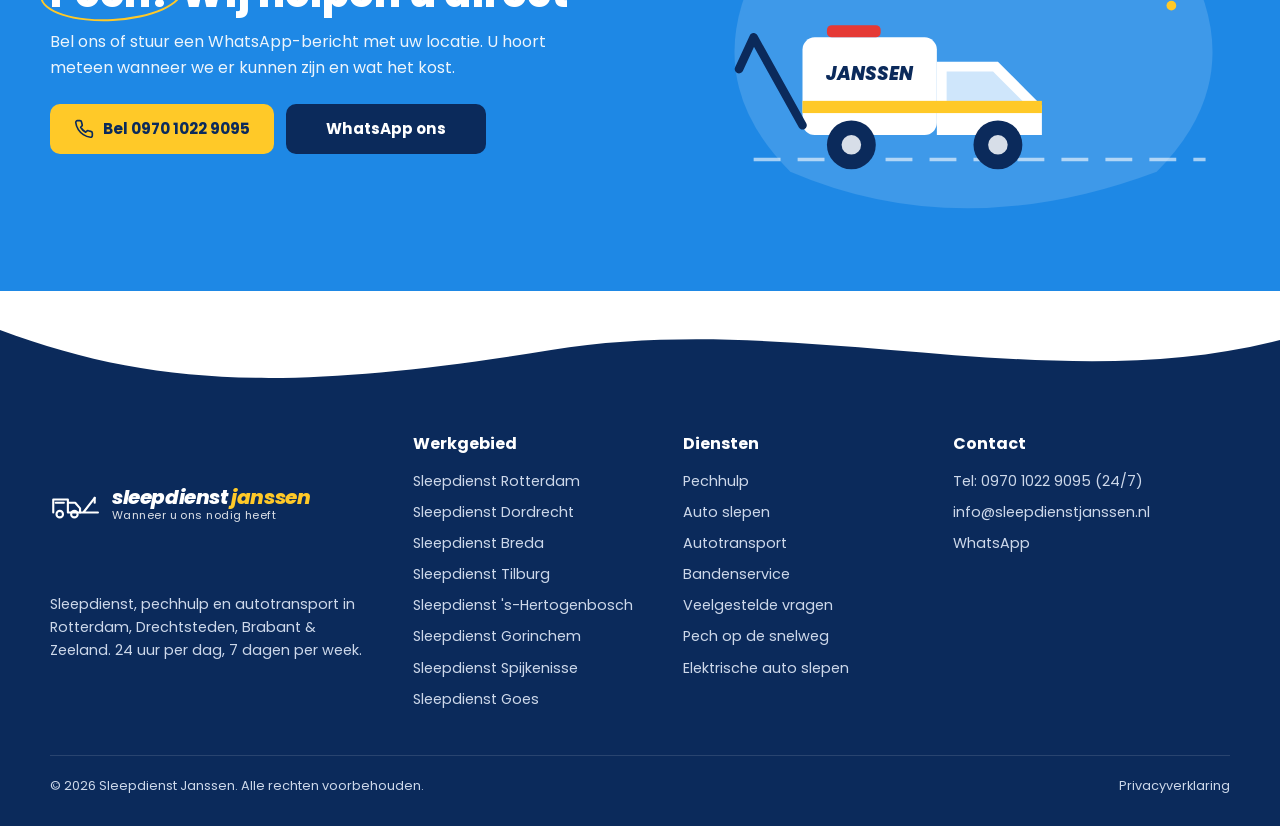
<file: sleepdienst-goes/index.html>
<!doctype html>
<html lang="nl-NL">
<head>
<meta charset="utf-8">
<meta name="viewport" content="width=device-width, initial-scale=1">
<title>Sleepdienst Goes 24/7 | Sleepdienst Janssen</title>
<meta name="description" content="Sleepdienst in Goes nodig? Sleepdienst Janssen helpt 24/7 met pechhulp, slepen en autotransport in Goes en omgeving. Vooraf een vaste prijs. Bel 0970 1022 9095.">
<link rel="canonical" href="https://sleepdienstjanssen.nl/sleepdienst-goes/">
<meta name="theme-color" content="#0b2a5b">
<meta property="og:type" content="website">
<meta property="og:title" content="Sleepdienst Goes 24/7 | Sleepdienst Janssen">
<meta property="og:description" content="Sleepdienst in Goes nodig? Sleepdienst Janssen helpt 24/7 met pechhulp, slepen en autotransport in Goes en omgeving. Vooraf een vaste prijs. Bel 0970 1022 9095.">
<meta property="og:url" content="https://sleepdienstjanssen.nl/sleepdienst-goes/">
<meta property="og:locale" content="nl_NL">
<link rel="preconnect" href="https://fonts.googleapis.com">
<link rel="preconnect" href="https://fonts.gstatic.com" crossorigin>
<link href="https://fonts.googleapis.com/css2?family=Poppins:ital,wght@0,400;0,500;0,600;0,700;0,800;1,700&display=swap" rel="stylesheet">
<link rel="stylesheet" href="/assets/style.css">
<link rel="icon" href="/favicon.ico" sizes="48x48">
<link rel="icon" href="/assets/favicon.svg" type="image/svg+xml">
<link rel="apple-touch-icon" href="/assets/icon-180.png">
<link rel="manifest" href="/assets/site.webmanifest">
<script type="application/ld+json">{"@context": "https://schema.org", "@graph": [{"@type": "AutomotiveBusiness", "@id": "https://sleepdienstjanssen.nl/#business", "name": "Sleepdienst Janssen", "url": "https://sleepdienstjanssen.nl/", "telephone": "+3197010229095", "email": "info@sleepdienstjanssen.nl", "openingHours": "Mo-Su 00:00-23:59", "areaServed": [{"@type": "City", "name": "Goes"}, {"@type": "City", "name": "Centrum"}, {"@type": "City", "name": "Goes-Oost"}, {"@type": "City", "name": "Kloetinge"}, {"@type": "City", "name": "'s-Heer Arendskerke"}, {"@type": "City", "name": "Kapelle"}, {"@type": "City", "name": "Wemeldinge"}, {"@type": "City", "name": "Yerseke"}, {"@type": "City", "name": "Kruiningen"}, {"@type": "City", "name": "Middelburg"}, {"@type": "City", "name": "Vlissingen"}]}, {"@type": "Service", "name": "Sleepdienst Goes", "serviceType": "Sleepdienst en pechhulp", "provider": {"@id": "https://sleepdienstjanssen.nl/#business"}, "areaServed": {"@type": "City", "name": "Goes"}}, {"@type": "FAQPage", "mainEntity": [{"@type": "Question", "name": "Helpen jullie ook toeristen met een caravan of camper?", "acceptedAnswer": {"@type": "Answer", "text": "Ja. Meld bij het bellen dat het om een caravan of camper gaat, dan sturen we het juiste materieel."}}, {"@type": "Question", "name": "Werken jullie ook in Zeeuws-Vlaanderen?", "acceptedAnswer": {"@type": "Answer", "text": "Ja, via de Westerscheldetunnel helpen we ook in Terneuzen en omgeving."}}, {"@type": "Question", "name": "Hoe snel zijn jullie in Goes?", "acceptedAnswer": {"@type": "Answer", "text": "Bij uw melding sturen wij direct de dichtstbijzijnde wagen. U krijgt aan de telefoon een inschatting van de aankomsttijd in Goes, afhankelijk van uw exacte locatie en de verkeersdrukte."}}, {"@type": "Question", "name": "Wat kost een sleepdienst in Goes?", "acceptedAnswer": {"@type": "Answer", "text": "Dat hangt af van de afstand, het voertuig en het tijdstip. U krijgt altijd vooraf een vaste prijs, zodat u weet waar u aan toe bent."}}]}, {"@type": "BreadcrumbList", "itemListElement": [{"@type": "ListItem", "position": 1, "name": "Home", "item": "https://sleepdienstjanssen.nl/"}, {"@type": "ListItem", "position": 2, "name": "Sleepdienst Goes", "item": "https://sleepdienstjanssen.nl/sleepdienst-goes/"}]}]}</script>
</head>
<body>
<svg width="0" height="0" style="position:absolute" aria-hidden="true">
  <symbol id="i-phone" viewBox="0 0 24 24" fill="none" stroke="currentColor" stroke-width="2" stroke-linecap="round" stroke-linejoin="round"><path d="M22 16.9v3a2 2 0 0 1-2.2 2 19.8 19.8 0 0 1-8.6-3.1 19.5 19.5 0 0 1-6-6A19.8 19.8 0 0 1 2.1 4.2 2 2 0 0 1 4.1 2h3a2 2 0 0 1 2 1.7c.1 1 .4 1.9.7 2.8a2 2 0 0 1-.5 2.1L8 9.9a16 16 0 0 0 6 6l1.3-1.3a2 2 0 0 1 2.1-.4c.9.3 1.8.6 2.8.7a2 2 0 0 1 1.7 2z"/></symbol>
  <symbol id="i-clock" viewBox="0 0 24 24" fill="none" stroke="currentColor" stroke-width="2" stroke-linecap="round"><circle cx="12" cy="12" r="10"/><path d="M12 6v6l4 2"/></symbol>
  <symbol id="i-pin" viewBox="0 0 24 24" fill="none" stroke="currentColor" stroke-width="2" stroke-linecap="round" stroke-linejoin="round"><path d="M21 10c0 7-9 13-9 13S3 17 3 10a9 9 0 0 1 18 0z"/><circle cx="12" cy="10" r="3"/></symbol>
  <symbol id="i-bolt" viewBox="0 0 24 24" fill="none" stroke="currentColor" stroke-width="2" stroke-linecap="round" stroke-linejoin="round"><path d="M13 2 3 14h9l-1 8 10-12h-9z"/></symbol>
  <symbol id="i-cal" viewBox="0 0 24 24" fill="none" stroke="currentColor" stroke-width="2" stroke-linecap="round"><rect x="3" y="4" width="18" height="18" rx="2"/><path d="M16 2v4M8 2v4M3 10h18"/></symbol>
  <symbol id="i-send" viewBox="0 0 24 24" fill="none" stroke="currentColor" stroke-width="2" stroke-linecap="round" stroke-linejoin="round"><path d="m22 2-7 20-4-9-9-4z"/><path d="M22 2 11 13"/></symbol>
  <symbol id="i-shield" viewBox="0 0 24 24" fill="none" stroke="currentColor" stroke-width="2" stroke-linecap="round" stroke-linejoin="round"><path d="M12 22s8-4 8-10V5l-8-3-8 3v7c0 6 8 10 8 10z"/><path d="m9 12 2 2 4-4"/></symbol>
  <symbol id="i-euro" viewBox="0 0 24 24" fill="none" stroke="currentColor" stroke-width="2" stroke-linecap="round"><path d="M18 7a7 7 0 1 0 0 10M4 10h10M4 14h10"/></symbol>
  <symbol id="i-user" viewBox="0 0 24 24" fill="none" stroke="currentColor" stroke-width="2" stroke-linecap="round"><circle cx="12" cy="8" r="4"/><path d="M4 21a8 8 0 0 1 16 0"/></symbol>
  <symbol id="i-tool" viewBox="0 0 24 24" fill="none" stroke="currentColor" stroke-width="2" stroke-linecap="round" stroke-linejoin="round"><path d="M14.7 6.3a4 4 0 0 0 5 5L22 14l-8 8-2.3-2.3a4 4 0 0 0-5-5L2 10l8-8z" transform="scale(.9) translate(1 1)"/></symbol>
  <symbol id="i-truck" viewBox="0 0 48 32" fill="none" stroke="currentColor" stroke-width="2.4" stroke-linecap="round" stroke-linejoin="round"><path d="M3 22V9h17v13M20 13h8l5 6v3H20"/><path d="M33 22h12M36 22l8-12"/><circle cx="10" cy="24" r="3.5"/><circle cx="27" cy="24" r="3.5"/></symbol>
  <symbol id="i-car" viewBox="0 0 48 32" fill="none" stroke="currentColor" stroke-width="2.4" stroke-linecap="round" stroke-linejoin="round"><path d="M5 22v-6l5-7h22l7 7h4v6"/><path d="M14 16h20"/><circle cx="13" cy="23" r="3.5"/><circle cx="36" cy="23" r="3.5"/></symbol>
  <symbol id="i-tire" viewBox="0 0 32 32" fill="none" stroke="currentColor" stroke-width="2.4"><circle cx="16" cy="16" r="13"/><circle cx="16" cy="16" r="5"/><path d="M16 3v8M16 21v8M3 16h8M21 16h8"/></symbol>
  <symbol id="i-arrow-l" viewBox="0 0 24 24" fill="none" stroke="currentColor" stroke-width="2.5" stroke-linecap="round" stroke-linejoin="round"><path d="m15 18-6-6 6-6"/></symbol>
  <symbol id="i-arrow-r" viewBox="0 0 24 24" fill="none" stroke="currentColor" stroke-width="2.5" stroke-linecap="round" stroke-linejoin="round"><path d="m9 18 6-6-6-6"/></symbol>
  <symbol id="i-logo" viewBox="0 0 64 40" fill="none" stroke="currentColor" stroke-width="2.6" stroke-linecap="round" stroke-linejoin="round"><path d="M4 28V12h18v16M22 16h9l6 7v5H22"/><path d="M37 28h22M41 28l14-18"/><path d="M55 10v6"/><circle cx="12" cy="30" r="4"/><circle cx="30" cy="30" r="4"/><path d="M7 16h10"/></symbol>
  <symbol id="i-google" viewBox="0 0 24 24"><path fill="#4285F4" d="M22.6 12.2c0-.8-.1-1.4-.2-2.1H12v4h6c-.1 1-.8 2.6-2.3 3.6l3.5 2.7c2.1-1.9 3.4-4.8 3.4-8.2z"/><path fill="#34A853" d="M12 23c2.9 0 5.4-1 7.2-2.6l-3.5-2.7c-.9.7-2.2 1.1-3.7 1.1-2.8 0-5.2-1.9-6.1-4.5H2.3v2.8C4.1 20.7 7.8 23 12 23z"/><path fill="#FBBC05" d="M5.9 14.3c-.2-.7-.4-1.4-.4-2.3s.1-1.6.4-2.3V6.9H2.3C1.5 8.4 1 10.1 1 12s.5 3.6 1.3 5.1z"/><path fill="#EA4335" d="M12 5.4c1.6 0 2.7.7 3.3 1.3l2.4-2.4C16.4 2.9 14.4 2 12 2 7.8 2 4.1 4.3 2.3 7.9l3.6 2.8C6.8 7.3 9.2 5.4 12 5.4z"/></symbol>
</svg>

<div class="topbar"><div class="container">
  <span><svg><use href="#i-clock"/></svg>24/7 hulp</span>
  <span><svg><use href="#i-pin"/></svg>Rotterdam, Drechtsteden, Brabant & Zeeland</span>
  <span><svg><use href="#i-bolt"/></svg>Snel ter plaatse</span>
</div></div>
<header class="navwrap" id="nav">
  <nav class="container">
    <a class="logo" href="/" aria-label="Sleepdienst Janssen — home">
      <svg><use href="#i-logo"/></svg>
      <span><b>sleepdienst <em>janssen</em></b><small>Wanneer u ons nodig heeft</small></span>
    </a>
    <ul class="navlinks" id="navlinks">
      <li><a href="/#diensten">Diensten</a></li>
      <li><a href="/#werkgebied">Werkgebied</a></li>
      <li><a href="/#werkwijze">Werkwijze</a></li>
      <li><a href="/#faq">FAQ</a></li>
      <li><a href="#contact">Contact</a></li>
    </ul>
    <div class="navcta">
      <a class="btn btn-yellow" href="tel:+3197010229095"><svg class="ico"><use href="#i-phone"/></svg>Bel: 0970 1022 9095</a>
      <a class="btn btn-navy" href="#contact">Hulp aanvragen</a>
    </div>
    <button class="burger" id="burger" aria-label="Menu openen" aria-expanded="false" aria-controls="navlinks">
      <svg viewBox="0 0 24 24" fill="none" stroke="currentColor" stroke-width="2.4" stroke-linecap="round"><path d="M3 6h18M3 12h18M3 18h18"/></svg>
    </button>
  </nav>
</header>
<nav class="crumbs container" aria-label="Kruimelpad"><a href="/">Home</a> › <span>Sleepdienst Goes</span></nav>
<main>
<section class="hero hero-city">
  <div class="container hero-grid">
    <div>
      <h1>Sleepdienst <span>Goes</span></h1>
      <p>Pech of een ongeval in Goes? Sleepdienst Janssen helpt u 24/7 met pechhulp, slepen en autotransport in Goes en omgeving. Bel ons en u hoort direct wanneer we er zijn en wat het kost.</p>
      <div class="actions">
        <a class="btn btn-yellow" href="tel:+3197010229095"><svg class="ico"><use href="#i-phone"/></svg>Bel direct: 0970 1022 9095</a>
        <a class="btn btn-navy" href="#contact">Hulp aanvragen</a>
      </div>
      <div class="trust">
        <span><svg><use href="#i-clock"/></svg>24/7 in Goes</span>
        <span><svg><use href="#i-euro"/></svg>Vooraf duidelijke prijs</span>
      </div>
    </div>
    <div class="hero-art"><svg class="truck" viewBox="0 0 560 330" role="img" aria-label="Takelwagen van Sleepdienst Janssen met een auto op het plateau">
        <ellipse cx="290" cy="300" rx="260" ry="16" fill="#0b2a5b" opacity=".25"/>
        <!-- plateau -->
        <path d="M150 232 L520 214 L540 232 L540 246 L150 252 Z" fill="#0b2a5b"/>
        <path d="M150 232 L520 214 L540 232 L150 240Z" fill="#163e7d"/>
        <rect x="170" y="246" width="360" height="14" rx="3" fill="#071d40"/>
        <path d="M520 214 L556 262" stroke="#071d40" stroke-width="8" stroke-linecap="round"/>
        <!-- auto op plateau -->
        <g transform="translate(250 130)">
          <path d="M10 92 L14 64 Q18 52 34 50 L80 46 L118 16 Q126 10 140 10 L210 10 Q224 10 234 20 L262 48 L262 48 Q290 52 290 72 L290 90 Q290 98 280 98 L20 98 Q10 98 10 92Z" fill="#ffc928"/>
          <path d="M122 22 Q128 18 140 18 L170 18 L170 50 L94 50Z" fill="#cfe6fb"/>
          <path d="M178 18 L208 18 Q218 18 226 26 L250 50 L178 50Z" fill="#cfe6fb"/>
          <path d="M14 70 L44 66" stroke="#fff" stroke-width="5" stroke-linecap="round"/>
          <rect x="262" y="62" width="22" height="8" rx="3" fill="#fff"/>
          <circle cx="70" cy="98" r="22" fill="#1d2b3f"/><circle cx="70" cy="98" r="9" fill="#9fb3c8"/>
          <circle cx="232" cy="98" r="22" fill="#1d2b3f"/><circle cx="232" cy="98" r="9" fill="#9fb3c8"/>
        </g>
        <!-- cabine -->
        <path d="M30 252 L30 150 Q30 128 52 126 L120 120 Q138 118 146 134 L170 190 L176 252 Z" fill="#fff"/>
        <path d="M60 140 L118 135 Q128 134 132 144 L148 182 L60 186 Z" fill="#cfe6fb"/>
        <path d="M70 146 L100 143 L76 180 L64 180Z" fill="#fff" opacity=".6"/>
        <rect x="30" y="196" width="146" height="16" fill="#1e88e5"/>
        <rect x="30" y="212" width="146" height="6" fill="#ffc928"/>
        <text x="100" y="180" text-anchor="middle" font-family="Poppins,Arial" font-weight="800" font-style="italic" font-size="15" fill="#0b2a5b">JANSSEN</text>
        <rect x="20" y="228" width="16" height="22" rx="3" fill="#ffc928"/>
        <rect x="36" y="118" width="64" height="9" rx="4" fill="#e53935"/>
        <rect x="56" y="114" width="24" height="6" rx="3" fill="#ff8a80"/>
        <path d="M150 200 L162 200" stroke="#0b2a5b" stroke-width="4" stroke-linecap="round"/>
        <!-- wielen -->
        <circle cx="92" cy="262" r="30" fill="#1d2b3f"/><circle cx="92" cy="262" r="13" fill="#d7dee8"/><circle cx="92" cy="262" r="4" fill="#1d2b3f"/>
        <circle cx="330" cy="262" r="30" fill="#1d2b3f"/><circle cx="330" cy="262" r="13" fill="#d7dee8"/><circle cx="330" cy="262" r="4" fill="#1d2b3f"/>
        <circle cx="410" cy="262" r="30" fill="#1d2b3f"/><circle cx="410" cy="262" r="13" fill="#d7dee8"/><circle cx="410" cy="262" r="4" fill="#1d2b3f"/>
        <!-- snelheidslijnen -->
        <g stroke="#fff" stroke-width="4" stroke-linecap="round" opacity=".55"><path d="M0 170h18"/><path d="M-4 196h12"/><path d="M4 144h10"/></g>
      </svg>
</div>
  </div>
  <svg class="wave" viewBox="0 0 1440 120" preserveAspectRatio="none" aria-hidden="true"><path d="M0 70 C 240 130, 480 10, 760 50 S 1220 120, 1440 30 L1440 120 L0 120Z" fill="#fff"/></svg>
</section>
<section class="section city-body">
  <div class="container city-grid">
    <article class="prose">
      <h2>Sleepdienst en pechhulp in Goes</h2>
      <p>Goes ligt midden in Zeeland aan de A58, de belangrijkste weg tussen Brabant en de Zeeuwse kust. In de zomer is het hier extra druk met toeristen op weg naar het strand, en wie ver van huis pech krijgt, wil snel geholpen worden. Wij zijn er voor u in Goes en op heel Zuid-Beveland.</p>
      <h3>Wegen in en rond Goes</h3>
      <ul class="roads"><li>A58 richting Bergen op Zoom en Vlissingen</li><li>N256 en de Zeelandbrug richting Zierikzee</li><li>Westerscheldetunnel richting Terneuzen en Zeeuws-Vlaanderen</li><li>N289 langs Kruiningen en Yerseke</li></ul>
      <h3>Pech op een lastige plek</h3>
      <p>Bent u op vakantie en staat u met pech op een camping of bij het strand? Wij brengen uw auto naar een garage in de buurt, en denken mee over vervoer terug naar huis.</p>
      <p>Wat u precies moet doen als u stilvalt, leest u in onze gids <a href="/pech-op-de-snelweg/">pech op de snelweg</a>.</p>
      <h3>Wat wij doen in Goes</h3>
      <ul class="checks">
        <li>Auto slepen na pech of een ongeval</li>
        <li>Pechhulp ter plaatse: starthulp, lege accu, band wisselen</li>
        <li>Autotransport naar garage, huis of demontagebedrijf</li>
        <li><span><a href="/elektrische-auto-slepen/">Transport van elektrische auto's</a> op een plateauwagen</span></li>
      </ul>
    </article>
    <aside class="side">
      <div class="side-card">
        <h3>Direct hulp in Goes</h3>
        <p>24 uur per dag, 7 dagen per week bereikbaar.</p>
        <a class="btn btn-yellow" href="tel:+3197010229095"><svg class="ico"><use href="#i-phone"/></svg>0970 1022 9095</a>
      </div>
      <div class="side-card">
        <h3>Wij helpen ook in</h3>
        <div class="cities"><span>Centrum</span><span>Goes-Oost</span><span>Kloetinge</span><span>&#x27;s-Heer Arendskerke</span><span>Kapelle</span><span>Wemeldinge</span><span>Yerseke</span><span>Kruiningen</span><span>Middelburg</span><span>Vlissingen</span></div>
      </div>
      <div class="map small"><svg viewBox="0 0 220 260" role="img" aria-label="Kaart van het werkgebied in Zuidwest-Nederland">
  <defs>
    <pattern id="dots" width="7" height="7" patternUnits="userSpaceOnUse"><circle cx="3.5" cy="3.5" r="2.2" fill="#b9d7f5"/></pattern>
    <pattern id="dots-on" width="7" height="7" patternUnits="userSpaceOnUse"><circle cx="3.5" cy="3.5" r="2.4" fill="#1e88e5"/></pattern>
    <clipPath id="nl">
      <path d="M66 50 L76 40 L96 34 L118 26 L146 22 L172 22 L196 34 L204 48 L198 70 L192 92 L204 112 L198 128 L182 140 L168 150 L160 164 L152 172 L150 192 L156 214 L148 240 L136 232 L134 208 L130 190 L112 186 L88 190 L66 188 L50 184 L36 190 L20 184 L16 172 L28 162 L22 152 L36 142 L46 124 L54 98 L60 72 Z"/>
      <ellipse cx="74" cy="26" rx="10" ry="4"/><ellipse cx="96" cy="16" rx="12" ry="4"/><ellipse cx="124" cy="10" rx="12" ry="3.5"/><ellipse cx="150" cy="8" rx="8" ry="3"/>
    </clipPath>
    <clipPath id="sw"><path d="M0 120 L72 120 L132 140 L132 192 L0 200Z"/></clipPath>
  </defs>
  <rect width="220" height="260" fill="url(#dots)" clip-path="url(#nl)"/>
  <g clip-path="url(#nl)"><rect width="220" height="260" fill="url(#dots-on)" clip-path="url(#sw)"/></g>
  <g class="pins"><a href="/sleepdienst-rotterdam/" class="pin"><circle cx="66" cy="132" r="4.5"/><title>Sleepdienst Rotterdam</title></a><a href="/sleepdienst-dordrecht/" class="pin"><circle cx="78" cy="144" r="4.5"/><title>Sleepdienst Dordrecht</title></a><a href="/sleepdienst-spijkenisse/" class="pin"><circle cx="54" cy="140" r="4.5"/><title>Sleepdienst Spijkenisse</title></a><a href="/sleepdienst-gorinchem/" class="pin"><circle cx="94" cy="146" r="4.5"/><title>Sleepdienst Gorinchem</title></a><a href="/sleepdienst-breda/" class="pin"><circle cx="82" cy="170" r="4.5"/><title>Sleepdienst Breda</title></a><a href="/sleepdienst-tilburg/" class="pin"><circle cx="102" cy="172" r="4.5"/><title>Sleepdienst Tilburg</title></a><a href="/sleepdienst-den-bosch/" class="pin"><circle cx="116" cy="160" r="4.5"/><title>Sleepdienst &#x27;s-Hertogenbosch</title></a><a href="/sleepdienst-goes/" class="pin on"><circle cx="36" cy="168" r="6"/><title>Sleepdienst Goes</title></a></g>
</svg></div>
    </aside>
  </div>
</section>
<section class="section steps-sec" id="werkwijze">
  <div class="container">
    <h2 class="title center">Zo <span class="hl">werkt het</span></h2>
    <div class="steps">
      <div class="step"><i>1</i><h3>Bel of WhatsApp</h3><p>Geef uw locatie, kenteken en wat er aan de hand is door. Wij nemen 24/7 op.</p></div>
      <div class="step"><i>2</i><h3>Vaste prijs vooraf</h3><p>U hoort direct wat het kost en hoe laat we er ongeveer zijn. Geen verrassingen achteraf.</p></div>
      <div class="step"><i>3</i><h3>Wij komen naar u toe</h3><p>De dichtstbijzijnde wagen rijdt naar u toe. Waar mogelijk lossen we het ter plaatse op.</p></div>
      <div class="step"><i>4</i><h3>Veilig naar bestemming</h3><p>Lukt dat niet, dan brengen we uw auto naar uw garage, huis of een adres naar keuze.</p></div>
    </div>
  </div>
</section>
<section class="section" id="faq">
  <div class="container">
    <h2 class="title center">Vragen over onze sleepdienst in Goes</h2>
    <div class="faq narrow"><details open><summary>Helpen jullie ook toeristen met een caravan of camper?</summary><p>Ja. Meld bij het bellen dat het om een caravan of camper gaat, dan sturen we het juiste materieel.</p></details><details><summary>Werken jullie ook in Zeeuws-Vlaanderen?</summary><p>Ja, via de Westerscheldetunnel helpen we ook in Terneuzen en omgeving.</p></details><details><summary>Hoe snel zijn jullie in Goes?</summary><p>Bij uw melding sturen wij direct de dichtstbijzijnde wagen. U krijgt aan de telefoon een inschatting van de aankomsttijd in Goes, afhankelijk van uw exacte locatie en de verkeersdrukte.</p></details><details><summary>Wat kost een sleepdienst in Goes?</summary><p>Dat hangt af van de afstand, het voertuig en het tijdstip. U krijgt altijd vooraf een vaste prijs, zodat u weet waar u aan toe bent.</p></details></div>
  </div>
</section>
<section class="section area">
  <div class="container">
    <h2 class="title center">Ook actief in de <span class="hl">buurt</span></h2>
    <div class="cities-grid near"><a class="city" href="/sleepdienst-breda/"><svg><use href="#i-pin"/></svg><span><b>Sleepdienst Breda</b><small>Noord-Brabant</small></span></a><a class="city" href="/sleepdienst-rotterdam/"><svg><use href="#i-pin"/></svg><span><b>Sleepdienst Rotterdam</b><small>Zuid-Holland</small></span></a></div>
  </div>
</section>
<section class="cta" id="contact">
  <div class="container cta-grid">
    <div>
      <h2><span class="hl">Pech?</span> Wij helpen u direct</h2>
      <p>Bel ons of stuur een WhatsApp-bericht met uw locatie. U hoort meteen wanneer we er kunnen zijn en wat het kost.</p>
      <div class="actions">
        <a class="btn btn-yellow" href="tel:+3197010229095"><svg class="ico"><use href="#i-phone"/></svg>Bel 0970 1022 9095</a>
        <a class="btn btn-navy" href="https://wa.me/3197010229095?text=Hallo%20Sleepdienst%20Janssen%2C%20ik%20heb%20hulp%20nodig.%20Mijn%20locatie%20is%3A%20" target="_blank" rel="noopener">WhatsApp ons</a>
      </div>
    </div>
    <svg viewBox="0 0 420 260" role="img" aria-label="Sleepwagen onderweg naar een klant">
      <path d="M40 40 Q200 -20 380 40 Q440 140 360 220 Q200 280 60 220 Q-20 140 40 40Z" fill="#fff" opacity=".14"/>
      <path d="M30 210 H400" stroke="#fff" stroke-width="3" stroke-dasharray="22 14" opacity=".6"/>
      <g transform="translate(70 70)">
        <rect x="0" y="40" width="110" height="80" rx="10" fill="#fff"/>
        <path d="M110 60 h50 l36 36 v24 H110Z" fill="#fff"/>
        <path d="M118 68 h38 l26 26 h-64Z" fill="#cfe6fb"/>
        <rect x="0" y="92" width="196" height="10" fill="#ffc928"/>
        <rect x="20" y="30" width="44" height="10" rx="4" fill="#e53935"/>
        <path d="M0 112 L-40 40 M-40 40 L-52 66" stroke="#0b2a5b" stroke-width="7" stroke-linecap="round"/>
        <circle cx="40" cy="128" r="20" fill="#0b2a5b"/><circle cx="40" cy="128" r="8" fill="#d7dee8"/>
        <circle cx="160" cy="128" r="20" fill="#0b2a5b"/><circle cx="160" cy="128" r="8" fill="#d7dee8"/>
        <text x="55" y="75" text-anchor="middle" font-family="Poppins,Arial" font-weight="800" font-style="italic" font-size="15" fill="#0b2a5b">JANSSEN</text>
      </g>
      <g fill="#ffc928"><circle cx="350" cy="60" r="6"/><circle cx="372" cy="84" r="4"/></g>
    </svg>

  </div>
</section>
</main>
<footer>
  <svg class="wave-top" viewBox="0 0 1440 90" preserveAspectRatio="none" aria-hidden="true"><path d="M0 0 H1440 V30 C 1180 90, 900 0, 620 40 S 180 80, 0 20Z" fill="#fff"/></svg>
  <div class="container">
    <div class="foot">
      <div>
        <a class="logo" href="/"><svg><use href="#i-logo"/></svg><span><b>sleepdienst <em>janssen</em></b><small>Wanneer u ons nodig heeft</small></span></a>
        <p>Sleepdienst, pechhulp en autotransport in Rotterdam, Drechtsteden, Brabant & Zeeland. 24 uur per dag, 7 dagen per week.</p>
      </div>
      <div><h4>Werkgebied</h4><ul><li><a href="/sleepdienst-rotterdam/">Sleepdienst Rotterdam</a></li><li><a href="/sleepdienst-dordrecht/">Sleepdienst Dordrecht</a></li><li><a href="/sleepdienst-breda/">Sleepdienst Breda</a></li><li><a href="/sleepdienst-tilburg/">Sleepdienst Tilburg</a></li><li><a href="/sleepdienst-den-bosch/">Sleepdienst &#x27;s-Hertogenbosch</a></li><li><a href="/sleepdienst-gorinchem/">Sleepdienst Gorinchem</a></li><li><a href="/sleepdienst-spijkenisse/">Sleepdienst Spijkenisse</a></li><li><a href="/sleepdienst-goes/">Sleepdienst Goes</a></li></ul></div>
      <div><h4>Diensten</h4><ul><li><a href="/#diensten">Pechhulp</a></li><li><a href="/#diensten">Auto slepen</a></li><li><a href="/#diensten">Autotransport</a></li><li><a href="/#diensten">Bandenservice</a></li><li><a href="/#faq">Veelgestelde vragen</a></li><li><a href="/pech-op-de-snelweg/">Pech op de snelweg</a></li><li><a href="/elektrische-auto-slepen/">Elektrische auto slepen</a></li></ul></div>
      <div><h4>Contact</h4><ul>
        <li>Tel: <a href="tel:+3197010229095">0970 1022 9095</a> (24/7)</li>
        <li><a href="mailto:info@sleepdienstjanssen.nl">info@sleepdienstjanssen.nl</a></li>
        <li><a href="https://wa.me/3197010229095" target="_blank" rel="noopener">WhatsApp</a></li>
      </ul></div>
    </div>
    <div class="foot-bottom">
      <span>© 2026 Sleepdienst Janssen. Alle rechten voorbehouden.</span>
      <div><a href="/privacy/">Privacyverklaring</a></div>
    </div>
  </div>
</footer>
<a class="mobile-call" href="tel:+3197010229095"><svg class="ico"><use href="#i-phone"/></svg>BEL DIRECT — 24/7 HULP</a>
<script src="/assets/site.js" defer></script>
</body>
</html>
</file>
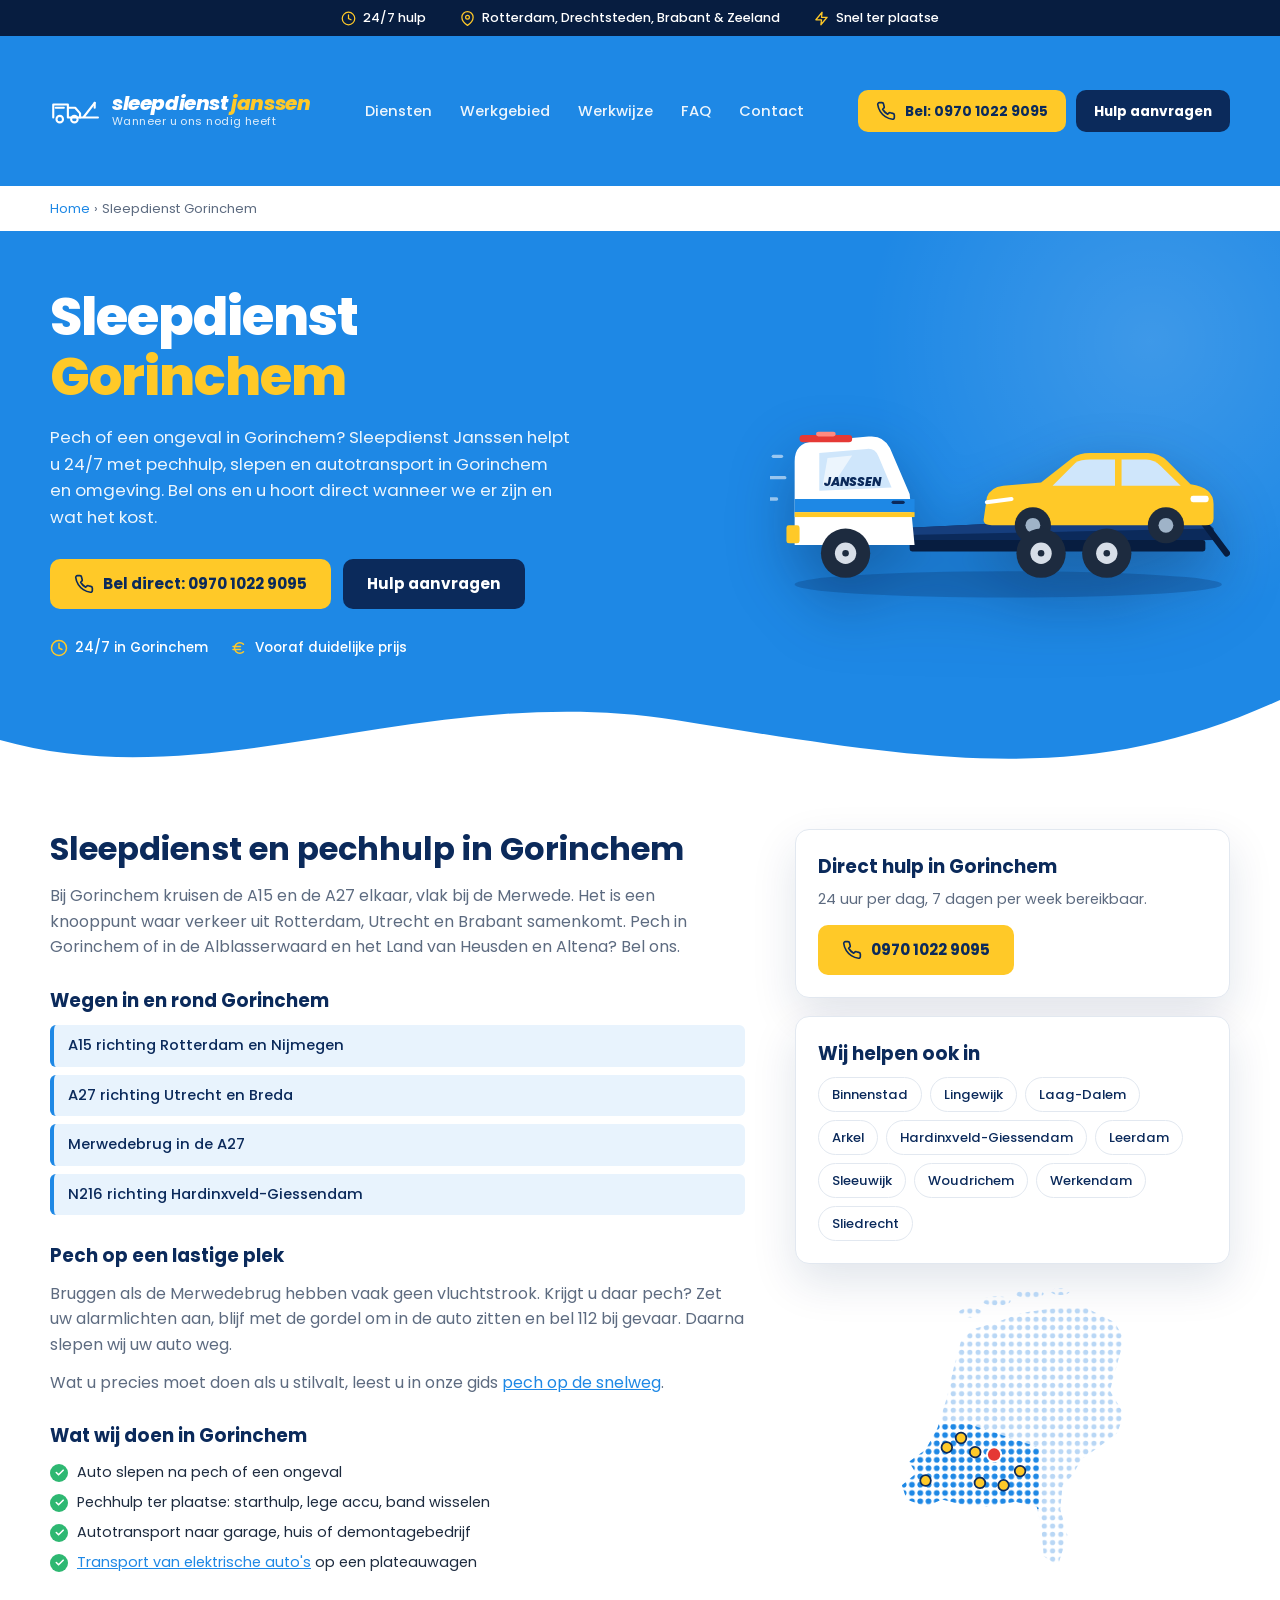
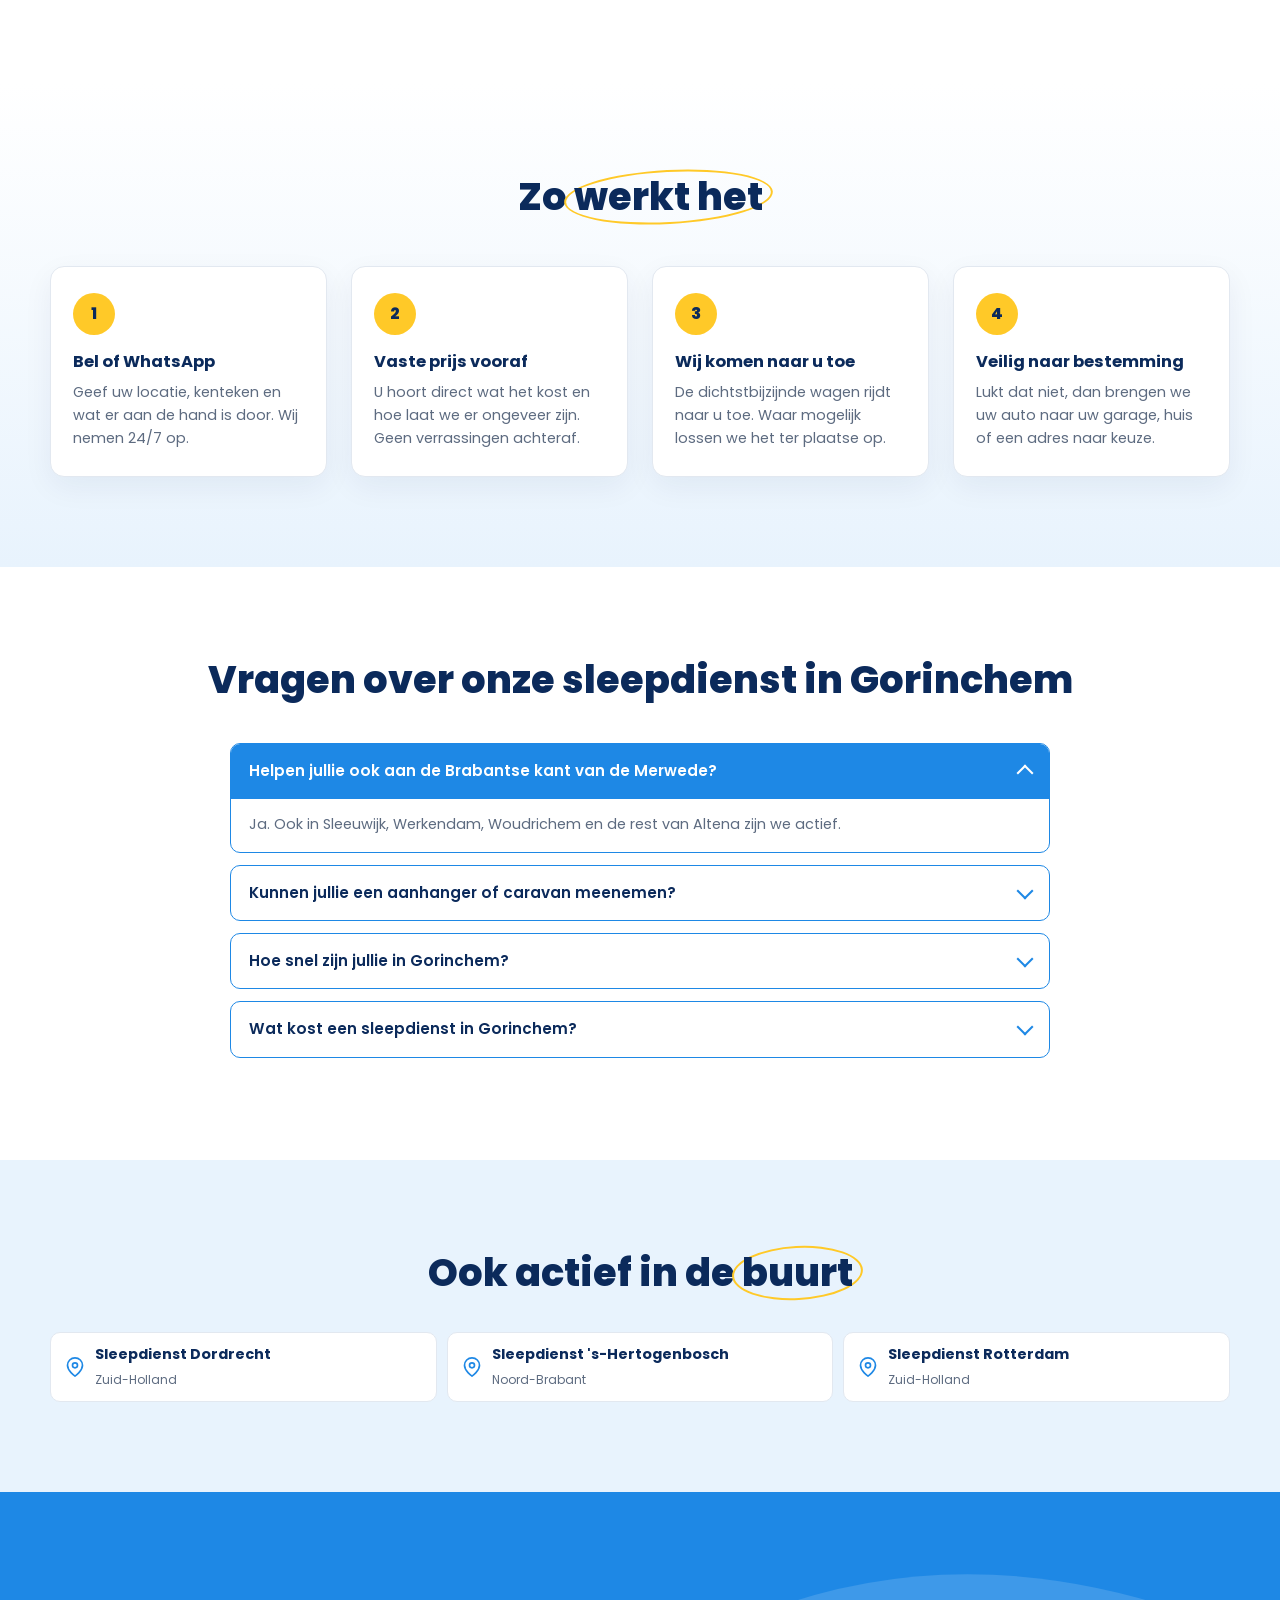
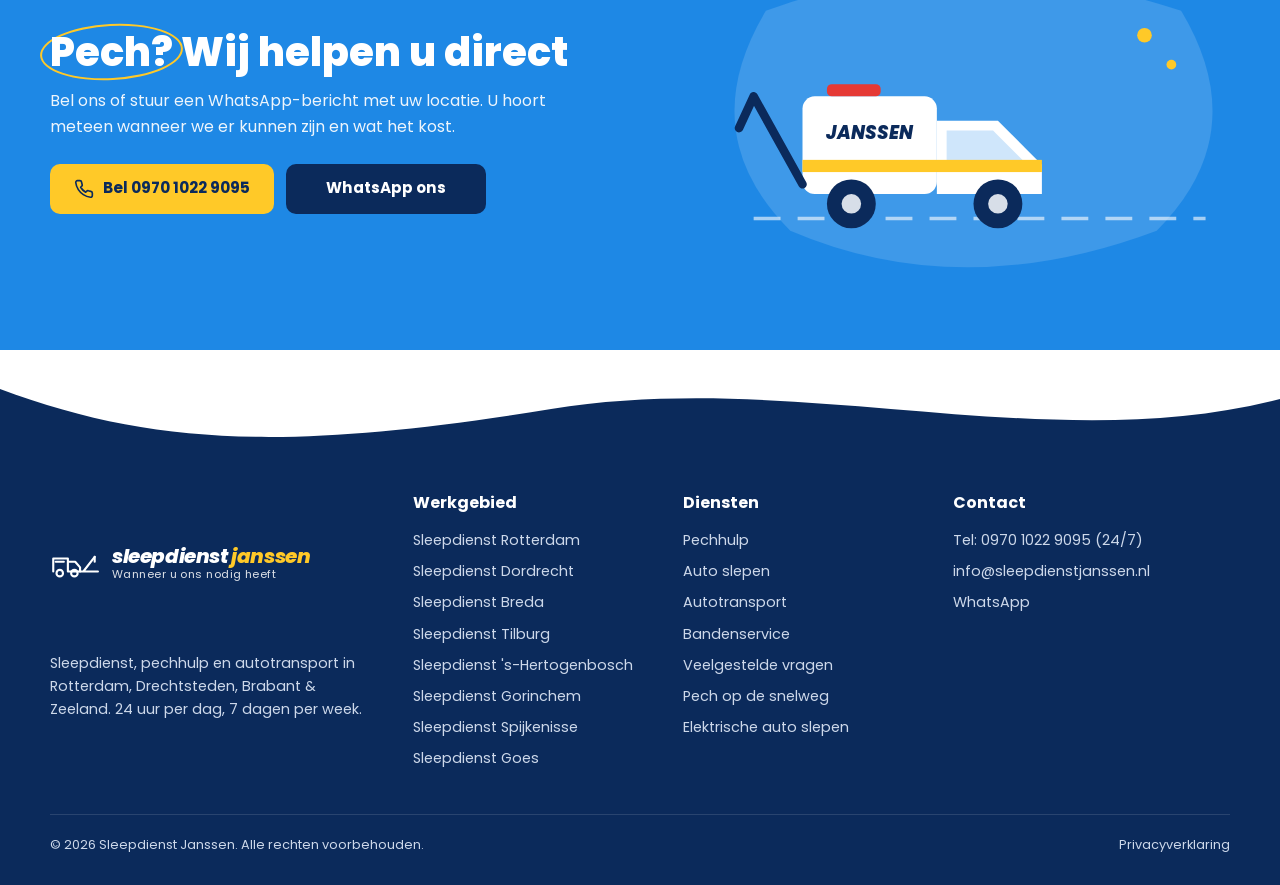
<file: sleepdienst-gorinchem/index.html>
<!doctype html>
<html lang="nl-NL">
<head>
<meta charset="utf-8">
<meta name="viewport" content="width=device-width, initial-scale=1">
<title>Sleepdienst Gorinchem 24/7 | Sleepdienst Janssen</title>
<meta name="description" content="Sleepdienst in Gorinchem nodig? Sleepdienst Janssen helpt 24/7 met pechhulp, slepen en autotransport in Gorinchem en omgeving. Vooraf een vaste prijs. Bel 0970 1022 9095.">
<link rel="canonical" href="https://sleepdienstjanssen.nl/sleepdienst-gorinchem/">
<meta name="theme-color" content="#0b2a5b">
<meta property="og:type" content="website">
<meta property="og:title" content="Sleepdienst Gorinchem 24/7 | Sleepdienst Janssen">
<meta property="og:description" content="Sleepdienst in Gorinchem nodig? Sleepdienst Janssen helpt 24/7 met pechhulp, slepen en autotransport in Gorinchem en omgeving. Vooraf een vaste prijs. Bel 0970 1022 9095.">
<meta property="og:url" content="https://sleepdienstjanssen.nl/sleepdienst-gorinchem/">
<meta property="og:locale" content="nl_NL">
<link rel="preconnect" href="https://fonts.googleapis.com">
<link rel="preconnect" href="https://fonts.gstatic.com" crossorigin>
<link href="https://fonts.googleapis.com/css2?family=Poppins:ital,wght@0,400;0,500;0,600;0,700;0,800;1,700&display=swap" rel="stylesheet">
<link rel="stylesheet" href="/assets/style.css">
<link rel="icon" href="/favicon.ico" sizes="48x48">
<link rel="icon" href="/assets/favicon.svg" type="image/svg+xml">
<link rel="apple-touch-icon" href="/assets/icon-180.png">
<link rel="manifest" href="/assets/site.webmanifest">
<script type="application/ld+json">{"@context": "https://schema.org", "@graph": [{"@type": "AutomotiveBusiness", "@id": "https://sleepdienstjanssen.nl/#business", "name": "Sleepdienst Janssen", "url": "https://sleepdienstjanssen.nl/", "telephone": "+3197010229095", "email": "info@sleepdienstjanssen.nl", "openingHours": "Mo-Su 00:00-23:59", "areaServed": [{"@type": "City", "name": "Gorinchem"}, {"@type": "City", "name": "Binnenstad"}, {"@type": "City", "name": "Lingewijk"}, {"@type": "City", "name": "Laag-Dalem"}, {"@type": "City", "name": "Arkel"}, {"@type": "City", "name": "Hardinxveld-Giessendam"}, {"@type": "City", "name": "Leerdam"}, {"@type": "City", "name": "Sleeuwijk"}, {"@type": "City", "name": "Woudrichem"}, {"@type": "City", "name": "Werkendam"}, {"@type": "City", "name": "Sliedrecht"}]}, {"@type": "Service", "name": "Sleepdienst Gorinchem", "serviceType": "Sleepdienst en pechhulp", "provider": {"@id": "https://sleepdienstjanssen.nl/#business"}, "areaServed": {"@type": "City", "name": "Gorinchem"}}, {"@type": "FAQPage", "mainEntity": [{"@type": "Question", "name": "Helpen jullie ook aan de Brabantse kant van de Merwede?", "acceptedAnswer": {"@type": "Answer", "text": "Ja. Ook in Sleeuwijk, Werkendam, Woudrichem en de rest van Altena zijn we actief."}}, {"@type": "Question", "name": "Kunnen jullie een aanhanger of caravan meenemen?", "acceptedAnswer": {"@type": "Answer", "text": "Bel ons en vertel wat u vervoert. Vaak kunnen we auto én aanhanger in één keer meenemen of regelen we een tweede rit."}}, {"@type": "Question", "name": "Hoe snel zijn jullie in Gorinchem?", "acceptedAnswer": {"@type": "Answer", "text": "Bij uw melding sturen wij direct de dichtstbijzijnde wagen. U krijgt aan de telefoon een inschatting van de aankomsttijd in Gorinchem, afhankelijk van uw exacte locatie en de verkeersdrukte."}}, {"@type": "Question", "name": "Wat kost een sleepdienst in Gorinchem?", "acceptedAnswer": {"@type": "Answer", "text": "Dat hangt af van de afstand, het voertuig en het tijdstip. U krijgt altijd vooraf een vaste prijs, zodat u weet waar u aan toe bent."}}]}, {"@type": "BreadcrumbList", "itemListElement": [{"@type": "ListItem", "position": 1, "name": "Home", "item": "https://sleepdienstjanssen.nl/"}, {"@type": "ListItem", "position": 2, "name": "Sleepdienst Gorinchem", "item": "https://sleepdienstjanssen.nl/sleepdienst-gorinchem/"}]}]}</script>
</head>
<body>
<svg width="0" height="0" style="position:absolute" aria-hidden="true">
  <symbol id="i-phone" viewBox="0 0 24 24" fill="none" stroke="currentColor" stroke-width="2" stroke-linecap="round" stroke-linejoin="round"><path d="M22 16.9v3a2 2 0 0 1-2.2 2 19.8 19.8 0 0 1-8.6-3.1 19.5 19.5 0 0 1-6-6A19.8 19.8 0 0 1 2.1 4.2 2 2 0 0 1 4.1 2h3a2 2 0 0 1 2 1.7c.1 1 .4 1.9.7 2.8a2 2 0 0 1-.5 2.1L8 9.9a16 16 0 0 0 6 6l1.3-1.3a2 2 0 0 1 2.1-.4c.9.3 1.8.6 2.8.7a2 2 0 0 1 1.7 2z"/></symbol>
  <symbol id="i-clock" viewBox="0 0 24 24" fill="none" stroke="currentColor" stroke-width="2" stroke-linecap="round"><circle cx="12" cy="12" r="10"/><path d="M12 6v6l4 2"/></symbol>
  <symbol id="i-pin" viewBox="0 0 24 24" fill="none" stroke="currentColor" stroke-width="2" stroke-linecap="round" stroke-linejoin="round"><path d="M21 10c0 7-9 13-9 13S3 17 3 10a9 9 0 0 1 18 0z"/><circle cx="12" cy="10" r="3"/></symbol>
  <symbol id="i-bolt" viewBox="0 0 24 24" fill="none" stroke="currentColor" stroke-width="2" stroke-linecap="round" stroke-linejoin="round"><path d="M13 2 3 14h9l-1 8 10-12h-9z"/></symbol>
  <symbol id="i-cal" viewBox="0 0 24 24" fill="none" stroke="currentColor" stroke-width="2" stroke-linecap="round"><rect x="3" y="4" width="18" height="18" rx="2"/><path d="M16 2v4M8 2v4M3 10h18"/></symbol>
  <symbol id="i-send" viewBox="0 0 24 24" fill="none" stroke="currentColor" stroke-width="2" stroke-linecap="round" stroke-linejoin="round"><path d="m22 2-7 20-4-9-9-4z"/><path d="M22 2 11 13"/></symbol>
  <symbol id="i-shield" viewBox="0 0 24 24" fill="none" stroke="currentColor" stroke-width="2" stroke-linecap="round" stroke-linejoin="round"><path d="M12 22s8-4 8-10V5l-8-3-8 3v7c0 6 8 10 8 10z"/><path d="m9 12 2 2 4-4"/></symbol>
  <symbol id="i-euro" viewBox="0 0 24 24" fill="none" stroke="currentColor" stroke-width="2" stroke-linecap="round"><path d="M18 7a7 7 0 1 0 0 10M4 10h10M4 14h10"/></symbol>
  <symbol id="i-user" viewBox="0 0 24 24" fill="none" stroke="currentColor" stroke-width="2" stroke-linecap="round"><circle cx="12" cy="8" r="4"/><path d="M4 21a8 8 0 0 1 16 0"/></symbol>
  <symbol id="i-tool" viewBox="0 0 24 24" fill="none" stroke="currentColor" stroke-width="2" stroke-linecap="round" stroke-linejoin="round"><path d="M14.7 6.3a4 4 0 0 0 5 5L22 14l-8 8-2.3-2.3a4 4 0 0 0-5-5L2 10l8-8z" transform="scale(.9) translate(1 1)"/></symbol>
  <symbol id="i-truck" viewBox="0 0 48 32" fill="none" stroke="currentColor" stroke-width="2.4" stroke-linecap="round" stroke-linejoin="round"><path d="M3 22V9h17v13M20 13h8l5 6v3H20"/><path d="M33 22h12M36 22l8-12"/><circle cx="10" cy="24" r="3.5"/><circle cx="27" cy="24" r="3.5"/></symbol>
  <symbol id="i-car" viewBox="0 0 48 32" fill="none" stroke="currentColor" stroke-width="2.4" stroke-linecap="round" stroke-linejoin="round"><path d="M5 22v-6l5-7h22l7 7h4v6"/><path d="M14 16h20"/><circle cx="13" cy="23" r="3.5"/><circle cx="36" cy="23" r="3.5"/></symbol>
  <symbol id="i-tire" viewBox="0 0 32 32" fill="none" stroke="currentColor" stroke-width="2.4"><circle cx="16" cy="16" r="13"/><circle cx="16" cy="16" r="5"/><path d="M16 3v8M16 21v8M3 16h8M21 16h8"/></symbol>
  <symbol id="i-arrow-l" viewBox="0 0 24 24" fill="none" stroke="currentColor" stroke-width="2.5" stroke-linecap="round" stroke-linejoin="round"><path d="m15 18-6-6 6-6"/></symbol>
  <symbol id="i-arrow-r" viewBox="0 0 24 24" fill="none" stroke="currentColor" stroke-width="2.5" stroke-linecap="round" stroke-linejoin="round"><path d="m9 18 6-6-6-6"/></symbol>
  <symbol id="i-logo" viewBox="0 0 64 40" fill="none" stroke="currentColor" stroke-width="2.6" stroke-linecap="round" stroke-linejoin="round"><path d="M4 28V12h18v16M22 16h9l6 7v5H22"/><path d="M37 28h22M41 28l14-18"/><path d="M55 10v6"/><circle cx="12" cy="30" r="4"/><circle cx="30" cy="30" r="4"/><path d="M7 16h10"/></symbol>
  <symbol id="i-google" viewBox="0 0 24 24"><path fill="#4285F4" d="M22.6 12.2c0-.8-.1-1.4-.2-2.1H12v4h6c-.1 1-.8 2.6-2.3 3.6l3.5 2.7c2.1-1.9 3.4-4.8 3.4-8.2z"/><path fill="#34A853" d="M12 23c2.9 0 5.4-1 7.2-2.6l-3.5-2.7c-.9.7-2.2 1.1-3.7 1.1-2.8 0-5.2-1.9-6.1-4.5H2.3v2.8C4.1 20.7 7.8 23 12 23z"/><path fill="#FBBC05" d="M5.9 14.3c-.2-.7-.4-1.4-.4-2.3s.1-1.6.4-2.3V6.9H2.3C1.5 8.4 1 10.1 1 12s.5 3.6 1.3 5.1z"/><path fill="#EA4335" d="M12 5.4c1.6 0 2.7.7 3.3 1.3l2.4-2.4C16.4 2.9 14.4 2 12 2 7.8 2 4.1 4.3 2.3 7.9l3.6 2.8C6.8 7.3 9.2 5.4 12 5.4z"/></symbol>
</svg>

<div class="topbar"><div class="container">
  <span><svg><use href="#i-clock"/></svg>24/7 hulp</span>
  <span><svg><use href="#i-pin"/></svg>Rotterdam, Drechtsteden, Brabant & Zeeland</span>
  <span><svg><use href="#i-bolt"/></svg>Snel ter plaatse</span>
</div></div>
<header class="navwrap" id="nav">
  <nav class="container">
    <a class="logo" href="/" aria-label="Sleepdienst Janssen — home">
      <svg><use href="#i-logo"/></svg>
      <span><b>sleepdienst <em>janssen</em></b><small>Wanneer u ons nodig heeft</small></span>
    </a>
    <ul class="navlinks" id="navlinks">
      <li><a href="/#diensten">Diensten</a></li>
      <li><a href="/#werkgebied">Werkgebied</a></li>
      <li><a href="/#werkwijze">Werkwijze</a></li>
      <li><a href="/#faq">FAQ</a></li>
      <li><a href="#contact">Contact</a></li>
    </ul>
    <div class="navcta">
      <a class="btn btn-yellow" href="tel:+3197010229095"><svg class="ico"><use href="#i-phone"/></svg>Bel: 0970 1022 9095</a>
      <a class="btn btn-navy" href="#contact">Hulp aanvragen</a>
    </div>
    <button class="burger" id="burger" aria-label="Menu openen" aria-expanded="false" aria-controls="navlinks">
      <svg viewBox="0 0 24 24" fill="none" stroke="currentColor" stroke-width="2.4" stroke-linecap="round"><path d="M3 6h18M3 12h18M3 18h18"/></svg>
    </button>
  </nav>
</header>
<nav class="crumbs container" aria-label="Kruimelpad"><a href="/">Home</a> › <span>Sleepdienst Gorinchem</span></nav>
<main>
<section class="hero hero-city">
  <div class="container hero-grid">
    <div>
      <h1>Sleepdienst <span>Gorinchem</span></h1>
      <p>Pech of een ongeval in Gorinchem? Sleepdienst Janssen helpt u 24/7 met pechhulp, slepen en autotransport in Gorinchem en omgeving. Bel ons en u hoort direct wanneer we er zijn en wat het kost.</p>
      <div class="actions">
        <a class="btn btn-yellow" href="tel:+3197010229095"><svg class="ico"><use href="#i-phone"/></svg>Bel direct: 0970 1022 9095</a>
        <a class="btn btn-navy" href="#contact">Hulp aanvragen</a>
      </div>
      <div class="trust">
        <span><svg><use href="#i-clock"/></svg>24/7 in Gorinchem</span>
        <span><svg><use href="#i-euro"/></svg>Vooraf duidelijke prijs</span>
      </div>
    </div>
    <div class="hero-art"><svg class="truck" viewBox="0 0 560 330" role="img" aria-label="Takelwagen van Sleepdienst Janssen met een auto op het plateau">
        <ellipse cx="290" cy="300" rx="260" ry="16" fill="#0b2a5b" opacity=".25"/>
        <!-- plateau -->
        <path d="M150 232 L520 214 L540 232 L540 246 L150 252 Z" fill="#0b2a5b"/>
        <path d="M150 232 L520 214 L540 232 L150 240Z" fill="#163e7d"/>
        <rect x="170" y="246" width="360" height="14" rx="3" fill="#071d40"/>
        <path d="M520 214 L556 262" stroke="#071d40" stroke-width="8" stroke-linecap="round"/>
        <!-- auto op plateau -->
        <g transform="translate(250 130)">
          <path d="M10 92 L14 64 Q18 52 34 50 L80 46 L118 16 Q126 10 140 10 L210 10 Q224 10 234 20 L262 48 L262 48 Q290 52 290 72 L290 90 Q290 98 280 98 L20 98 Q10 98 10 92Z" fill="#ffc928"/>
          <path d="M122 22 Q128 18 140 18 L170 18 L170 50 L94 50Z" fill="#cfe6fb"/>
          <path d="M178 18 L208 18 Q218 18 226 26 L250 50 L178 50Z" fill="#cfe6fb"/>
          <path d="M14 70 L44 66" stroke="#fff" stroke-width="5" stroke-linecap="round"/>
          <rect x="262" y="62" width="22" height="8" rx="3" fill="#fff"/>
          <circle cx="70" cy="98" r="22" fill="#1d2b3f"/><circle cx="70" cy="98" r="9" fill="#9fb3c8"/>
          <circle cx="232" cy="98" r="22" fill="#1d2b3f"/><circle cx="232" cy="98" r="9" fill="#9fb3c8"/>
        </g>
        <!-- cabine -->
        <path d="M30 252 L30 150 Q30 128 52 126 L120 120 Q138 118 146 134 L170 190 L176 252 Z" fill="#fff"/>
        <path d="M60 140 L118 135 Q128 134 132 144 L148 182 L60 186 Z" fill="#cfe6fb"/>
        <path d="M70 146 L100 143 L76 180 L64 180Z" fill="#fff" opacity=".6"/>
        <rect x="30" y="196" width="146" height="16" fill="#1e88e5"/>
        <rect x="30" y="212" width="146" height="6" fill="#ffc928"/>
        <text x="100" y="180" text-anchor="middle" font-family="Poppins,Arial" font-weight="800" font-style="italic" font-size="15" fill="#0b2a5b">JANSSEN</text>
        <rect x="20" y="228" width="16" height="22" rx="3" fill="#ffc928"/>
        <rect x="36" y="118" width="64" height="9" rx="4" fill="#e53935"/>
        <rect x="56" y="114" width="24" height="6" rx="3" fill="#ff8a80"/>
        <path d="M150 200 L162 200" stroke="#0b2a5b" stroke-width="4" stroke-linecap="round"/>
        <!-- wielen -->
        <circle cx="92" cy="262" r="30" fill="#1d2b3f"/><circle cx="92" cy="262" r="13" fill="#d7dee8"/><circle cx="92" cy="262" r="4" fill="#1d2b3f"/>
        <circle cx="330" cy="262" r="30" fill="#1d2b3f"/><circle cx="330" cy="262" r="13" fill="#d7dee8"/><circle cx="330" cy="262" r="4" fill="#1d2b3f"/>
        <circle cx="410" cy="262" r="30" fill="#1d2b3f"/><circle cx="410" cy="262" r="13" fill="#d7dee8"/><circle cx="410" cy="262" r="4" fill="#1d2b3f"/>
        <!-- snelheidslijnen -->
        <g stroke="#fff" stroke-width="4" stroke-linecap="round" opacity=".55"><path d="M0 170h18"/><path d="M-4 196h12"/><path d="M4 144h10"/></g>
      </svg>
</div>
  </div>
  <svg class="wave" viewBox="0 0 1440 120" preserveAspectRatio="none" aria-hidden="true"><path d="M0 70 C 240 130, 480 10, 760 50 S 1220 120, 1440 30 L1440 120 L0 120Z" fill="#fff"/></svg>
</section>
<section class="section city-body">
  <div class="container city-grid">
    <article class="prose">
      <h2>Sleepdienst en pechhulp in Gorinchem</h2>
      <p>Bij Gorinchem kruisen de A15 en de A27 elkaar, vlak bij de Merwede. Het is een knooppunt waar verkeer uit Rotterdam, Utrecht en Brabant samenkomt. Pech in Gorinchem of in de Alblasserwaard en het Land van Heusden en Altena? Bel ons.</p>
      <h3>Wegen in en rond Gorinchem</h3>
      <ul class="roads"><li>A15 richting Rotterdam en Nijmegen</li><li>A27 richting Utrecht en Breda</li><li>Merwedebrug in de A27</li><li>N216 richting Hardinxveld-Giessendam</li></ul>
      <h3>Pech op een lastige plek</h3>
      <p>Bruggen als de Merwedebrug hebben vaak geen vluchtstrook. Krijgt u daar pech? Zet uw alarmlichten aan, blijf met de gordel om in de auto zitten en bel 112 bij gevaar. Daarna slepen wij uw auto weg.</p>
      <p>Wat u precies moet doen als u stilvalt, leest u in onze gids <a href="/pech-op-de-snelweg/">pech op de snelweg</a>.</p>
      <h3>Wat wij doen in Gorinchem</h3>
      <ul class="checks">
        <li>Auto slepen na pech of een ongeval</li>
        <li>Pechhulp ter plaatse: starthulp, lege accu, band wisselen</li>
        <li>Autotransport naar garage, huis of demontagebedrijf</li>
        <li><span><a href="/elektrische-auto-slepen/">Transport van elektrische auto's</a> op een plateauwagen</span></li>
      </ul>
    </article>
    <aside class="side">
      <div class="side-card">
        <h3>Direct hulp in Gorinchem</h3>
        <p>24 uur per dag, 7 dagen per week bereikbaar.</p>
        <a class="btn btn-yellow" href="tel:+3197010229095"><svg class="ico"><use href="#i-phone"/></svg>0970 1022 9095</a>
      </div>
      <div class="side-card">
        <h3>Wij helpen ook in</h3>
        <div class="cities"><span>Binnenstad</span><span>Lingewijk</span><span>Laag-Dalem</span><span>Arkel</span><span>Hardinxveld-Giessendam</span><span>Leerdam</span><span>Sleeuwijk</span><span>Woudrichem</span><span>Werkendam</span><span>Sliedrecht</span></div>
      </div>
      <div class="map small"><svg viewBox="0 0 220 260" role="img" aria-label="Kaart van het werkgebied in Zuidwest-Nederland">
  <defs>
    <pattern id="dots" width="7" height="7" patternUnits="userSpaceOnUse"><circle cx="3.5" cy="3.5" r="2.2" fill="#b9d7f5"/></pattern>
    <pattern id="dots-on" width="7" height="7" patternUnits="userSpaceOnUse"><circle cx="3.5" cy="3.5" r="2.4" fill="#1e88e5"/></pattern>
    <clipPath id="nl">
      <path d="M66 50 L76 40 L96 34 L118 26 L146 22 L172 22 L196 34 L204 48 L198 70 L192 92 L204 112 L198 128 L182 140 L168 150 L160 164 L152 172 L150 192 L156 214 L148 240 L136 232 L134 208 L130 190 L112 186 L88 190 L66 188 L50 184 L36 190 L20 184 L16 172 L28 162 L22 152 L36 142 L46 124 L54 98 L60 72 Z"/>
      <ellipse cx="74" cy="26" rx="10" ry="4"/><ellipse cx="96" cy="16" rx="12" ry="4"/><ellipse cx="124" cy="10" rx="12" ry="3.5"/><ellipse cx="150" cy="8" rx="8" ry="3"/>
    </clipPath>
    <clipPath id="sw"><path d="M0 120 L72 120 L132 140 L132 192 L0 200Z"/></clipPath>
  </defs>
  <rect width="220" height="260" fill="url(#dots)" clip-path="url(#nl)"/>
  <g clip-path="url(#nl)"><rect width="220" height="260" fill="url(#dots-on)" clip-path="url(#sw)"/></g>
  <g class="pins"><a href="/sleepdienst-rotterdam/" class="pin"><circle cx="66" cy="132" r="4.5"/><title>Sleepdienst Rotterdam</title></a><a href="/sleepdienst-dordrecht/" class="pin"><circle cx="78" cy="144" r="4.5"/><title>Sleepdienst Dordrecht</title></a><a href="/sleepdienst-spijkenisse/" class="pin"><circle cx="54" cy="140" r="4.5"/><title>Sleepdienst Spijkenisse</title></a><a href="/sleepdienst-gorinchem/" class="pin on"><circle cx="94" cy="146" r="6"/><title>Sleepdienst Gorinchem</title></a><a href="/sleepdienst-breda/" class="pin"><circle cx="82" cy="170" r="4.5"/><title>Sleepdienst Breda</title></a><a href="/sleepdienst-tilburg/" class="pin"><circle cx="102" cy="172" r="4.5"/><title>Sleepdienst Tilburg</title></a><a href="/sleepdienst-den-bosch/" class="pin"><circle cx="116" cy="160" r="4.5"/><title>Sleepdienst &#x27;s-Hertogenbosch</title></a><a href="/sleepdienst-goes/" class="pin"><circle cx="36" cy="168" r="4.5"/><title>Sleepdienst Goes</title></a></g>
</svg></div>
    </aside>
  </div>
</section>
<section class="section steps-sec" id="werkwijze">
  <div class="container">
    <h2 class="title center">Zo <span class="hl">werkt het</span></h2>
    <div class="steps">
      <div class="step"><i>1</i><h3>Bel of WhatsApp</h3><p>Geef uw locatie, kenteken en wat er aan de hand is door. Wij nemen 24/7 op.</p></div>
      <div class="step"><i>2</i><h3>Vaste prijs vooraf</h3><p>U hoort direct wat het kost en hoe laat we er ongeveer zijn. Geen verrassingen achteraf.</p></div>
      <div class="step"><i>3</i><h3>Wij komen naar u toe</h3><p>De dichtstbijzijnde wagen rijdt naar u toe. Waar mogelijk lossen we het ter plaatse op.</p></div>
      <div class="step"><i>4</i><h3>Veilig naar bestemming</h3><p>Lukt dat niet, dan brengen we uw auto naar uw garage, huis of een adres naar keuze.</p></div>
    </div>
  </div>
</section>
<section class="section" id="faq">
  <div class="container">
    <h2 class="title center">Vragen over onze sleepdienst in Gorinchem</h2>
    <div class="faq narrow"><details open><summary>Helpen jullie ook aan de Brabantse kant van de Merwede?</summary><p>Ja. Ook in Sleeuwijk, Werkendam, Woudrichem en de rest van Altena zijn we actief.</p></details><details><summary>Kunnen jullie een aanhanger of caravan meenemen?</summary><p>Bel ons en vertel wat u vervoert. Vaak kunnen we auto én aanhanger in één keer meenemen of regelen we een tweede rit.</p></details><details><summary>Hoe snel zijn jullie in Gorinchem?</summary><p>Bij uw melding sturen wij direct de dichtstbijzijnde wagen. U krijgt aan de telefoon een inschatting van de aankomsttijd in Gorinchem, afhankelijk van uw exacte locatie en de verkeersdrukte.</p></details><details><summary>Wat kost een sleepdienst in Gorinchem?</summary><p>Dat hangt af van de afstand, het voertuig en het tijdstip. U krijgt altijd vooraf een vaste prijs, zodat u weet waar u aan toe bent.</p></details></div>
  </div>
</section>
<section class="section area">
  <div class="container">
    <h2 class="title center">Ook actief in de <span class="hl">buurt</span></h2>
    <div class="cities-grid near"><a class="city" href="/sleepdienst-dordrecht/"><svg><use href="#i-pin"/></svg><span><b>Sleepdienst Dordrecht</b><small>Zuid-Holland</small></span></a><a class="city" href="/sleepdienst-den-bosch/"><svg><use href="#i-pin"/></svg><span><b>Sleepdienst &#x27;s-Hertogenbosch</b><small>Noord-Brabant</small></span></a><a class="city" href="/sleepdienst-rotterdam/"><svg><use href="#i-pin"/></svg><span><b>Sleepdienst Rotterdam</b><small>Zuid-Holland</small></span></a></div>
  </div>
</section>
<section class="cta" id="contact">
  <div class="container cta-grid">
    <div>
      <h2><span class="hl">Pech?</span> Wij helpen u direct</h2>
      <p>Bel ons of stuur een WhatsApp-bericht met uw locatie. U hoort meteen wanneer we er kunnen zijn en wat het kost.</p>
      <div class="actions">
        <a class="btn btn-yellow" href="tel:+3197010229095"><svg class="ico"><use href="#i-phone"/></svg>Bel 0970 1022 9095</a>
        <a class="btn btn-navy" href="https://wa.me/3197010229095?text=Hallo%20Sleepdienst%20Janssen%2C%20ik%20heb%20hulp%20nodig.%20Mijn%20locatie%20is%3A%20" target="_blank" rel="noopener">WhatsApp ons</a>
      </div>
    </div>
    <svg viewBox="0 0 420 260" role="img" aria-label="Sleepwagen onderweg naar een klant">
      <path d="M40 40 Q200 -20 380 40 Q440 140 360 220 Q200 280 60 220 Q-20 140 40 40Z" fill="#fff" opacity=".14"/>
      <path d="M30 210 H400" stroke="#fff" stroke-width="3" stroke-dasharray="22 14" opacity=".6"/>
      <g transform="translate(70 70)">
        <rect x="0" y="40" width="110" height="80" rx="10" fill="#fff"/>
        <path d="M110 60 h50 l36 36 v24 H110Z" fill="#fff"/>
        <path d="M118 68 h38 l26 26 h-64Z" fill="#cfe6fb"/>
        <rect x="0" y="92" width="196" height="10" fill="#ffc928"/>
        <rect x="20" y="30" width="44" height="10" rx="4" fill="#e53935"/>
        <path d="M0 112 L-40 40 M-40 40 L-52 66" stroke="#0b2a5b" stroke-width="7" stroke-linecap="round"/>
        <circle cx="40" cy="128" r="20" fill="#0b2a5b"/><circle cx="40" cy="128" r="8" fill="#d7dee8"/>
        <circle cx="160" cy="128" r="20" fill="#0b2a5b"/><circle cx="160" cy="128" r="8" fill="#d7dee8"/>
        <text x="55" y="75" text-anchor="middle" font-family="Poppins,Arial" font-weight="800" font-style="italic" font-size="15" fill="#0b2a5b">JANSSEN</text>
      </g>
      <g fill="#ffc928"><circle cx="350" cy="60" r="6"/><circle cx="372" cy="84" r="4"/></g>
    </svg>

  </div>
</section>
</main>
<footer>
  <svg class="wave-top" viewBox="0 0 1440 90" preserveAspectRatio="none" aria-hidden="true"><path d="M0 0 H1440 V30 C 1180 90, 900 0, 620 40 S 180 80, 0 20Z" fill="#fff"/></svg>
  <div class="container">
    <div class="foot">
      <div>
        <a class="logo" href="/"><svg><use href="#i-logo"/></svg><span><b>sleepdienst <em>janssen</em></b><small>Wanneer u ons nodig heeft</small></span></a>
        <p>Sleepdienst, pechhulp en autotransport in Rotterdam, Drechtsteden, Brabant & Zeeland. 24 uur per dag, 7 dagen per week.</p>
      </div>
      <div><h4>Werkgebied</h4><ul><li><a href="/sleepdienst-rotterdam/">Sleepdienst Rotterdam</a></li><li><a href="/sleepdienst-dordrecht/">Sleepdienst Dordrecht</a></li><li><a href="/sleepdienst-breda/">Sleepdienst Breda</a></li><li><a href="/sleepdienst-tilburg/">Sleepdienst Tilburg</a></li><li><a href="/sleepdienst-den-bosch/">Sleepdienst &#x27;s-Hertogenbosch</a></li><li><a href="/sleepdienst-gorinchem/">Sleepdienst Gorinchem</a></li><li><a href="/sleepdienst-spijkenisse/">Sleepdienst Spijkenisse</a></li><li><a href="/sleepdienst-goes/">Sleepdienst Goes</a></li></ul></div>
      <div><h4>Diensten</h4><ul><li><a href="/#diensten">Pechhulp</a></li><li><a href="/#diensten">Auto slepen</a></li><li><a href="/#diensten">Autotransport</a></li><li><a href="/#diensten">Bandenservice</a></li><li><a href="/#faq">Veelgestelde vragen</a></li><li><a href="/pech-op-de-snelweg/">Pech op de snelweg</a></li><li><a href="/elektrische-auto-slepen/">Elektrische auto slepen</a></li></ul></div>
      <div><h4>Contact</h4><ul>
        <li>Tel: <a href="tel:+3197010229095">0970 1022 9095</a> (24/7)</li>
        <li><a href="mailto:info@sleepdienstjanssen.nl">info@sleepdienstjanssen.nl</a></li>
        <li><a href="https://wa.me/3197010229095" target="_blank" rel="noopener">WhatsApp</a></li>
      </ul></div>
    </div>
    <div class="foot-bottom">
      <span>© 2026 Sleepdienst Janssen. Alle rechten voorbehouden.</span>
      <div><a href="/privacy/">Privacyverklaring</a></div>
    </div>
  </div>
</footer>
<a class="mobile-call" href="tel:+3197010229095"><svg class="ico"><use href="#i-phone"/></svg>BEL DIRECT — 24/7 HULP</a>
<script src="/assets/site.js" defer></script>
</body>
</html>
</file>
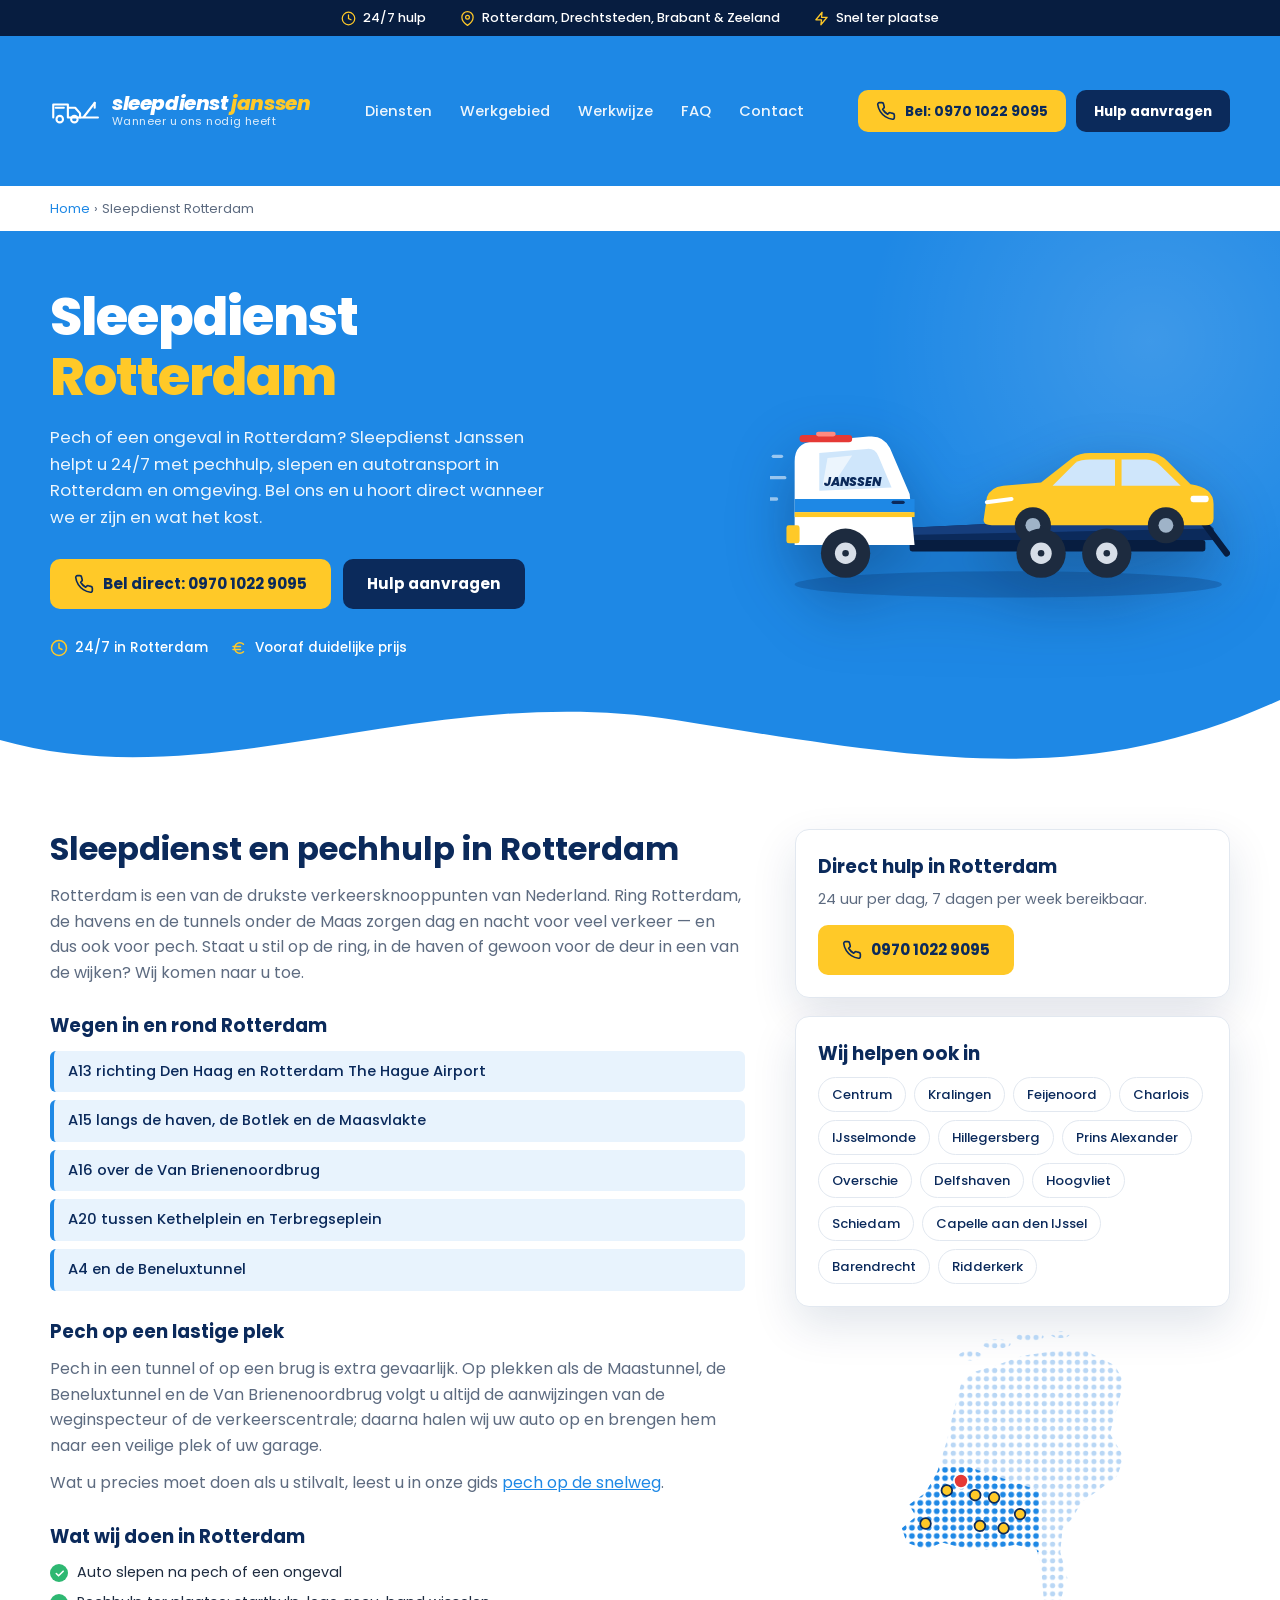
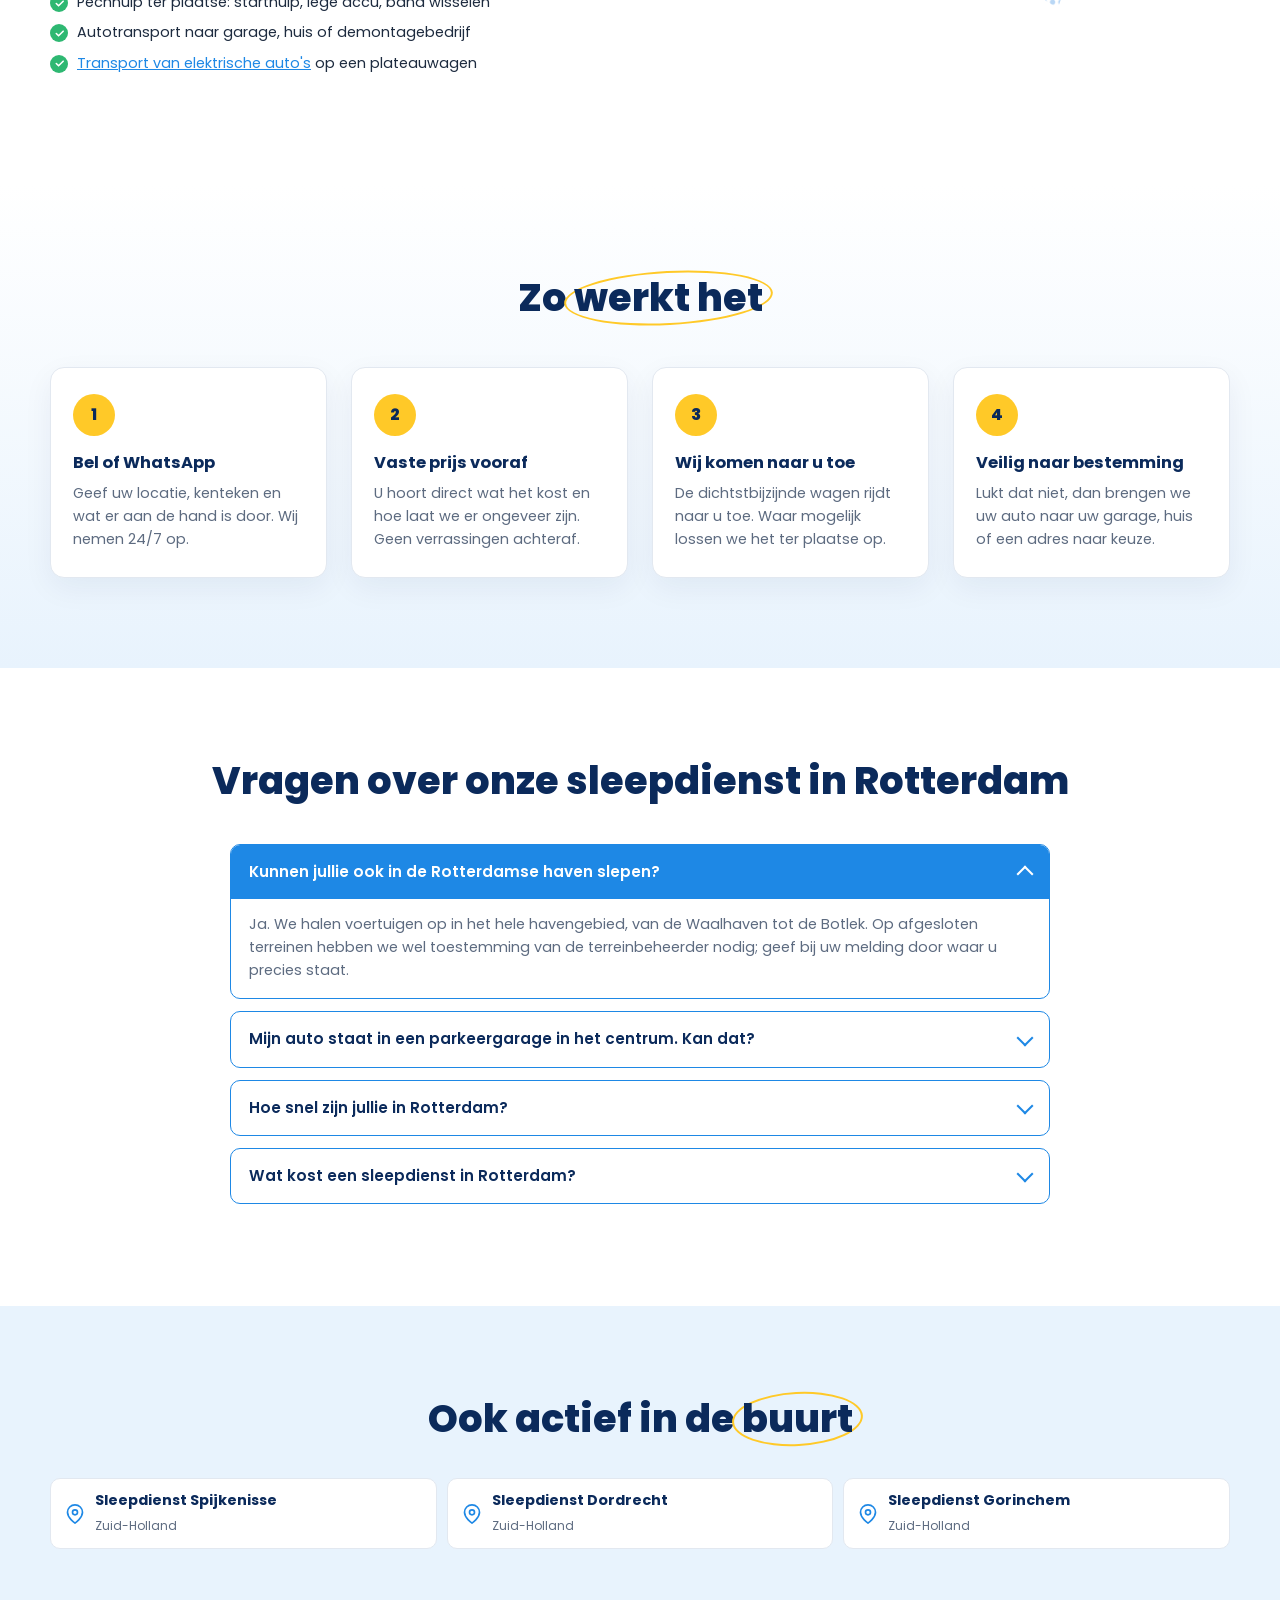
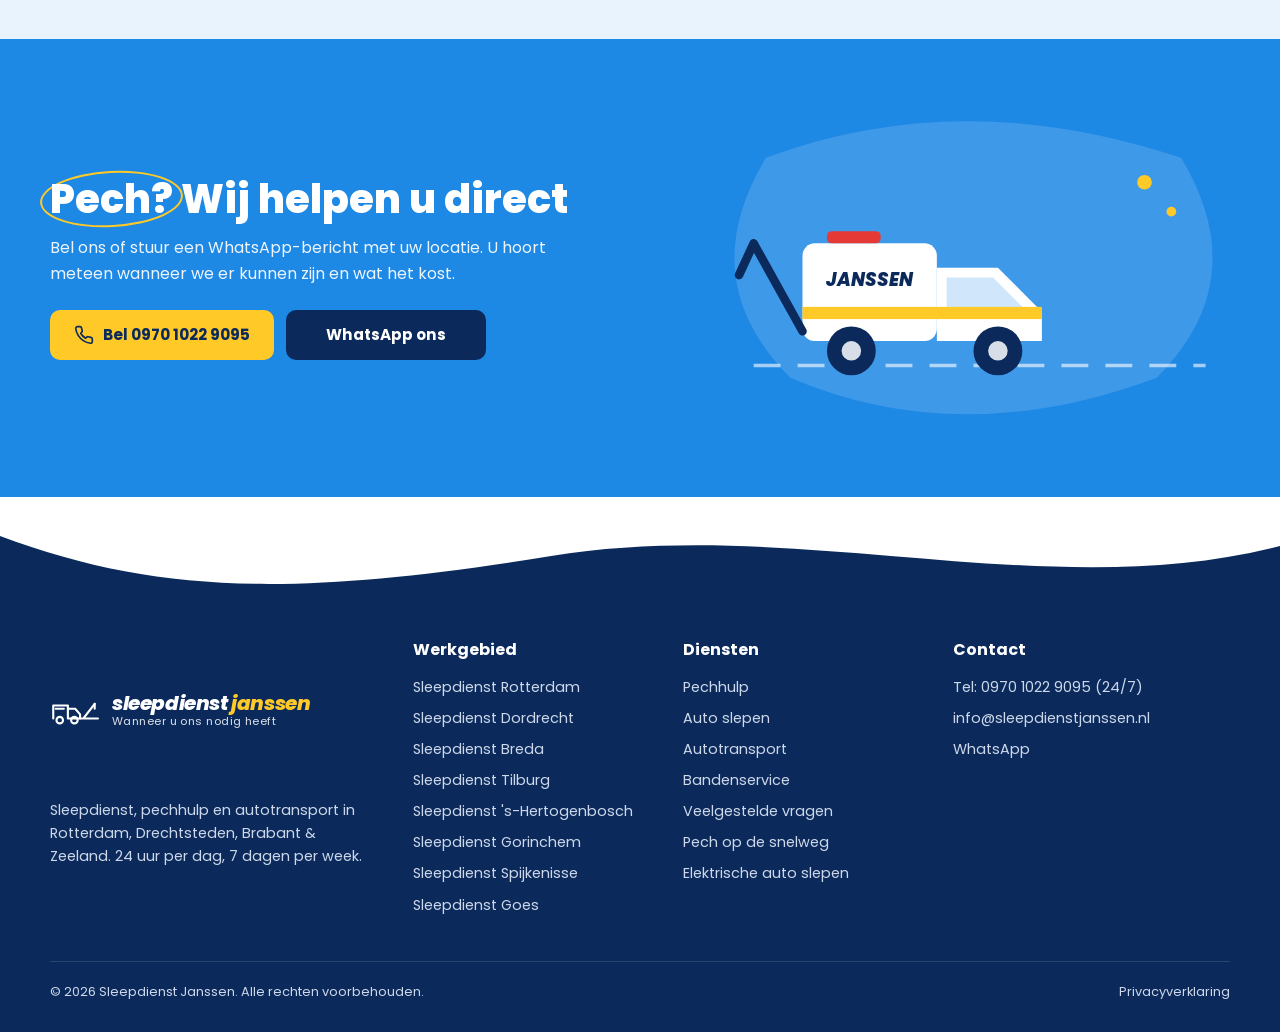
<file: sleepdienst-rotterdam/index.html>
<!doctype html>
<html lang="nl-NL">
<head>
<meta charset="utf-8">
<meta name="viewport" content="width=device-width, initial-scale=1">
<title>Sleepdienst Rotterdam 24/7 | Sleepdienst Janssen</title>
<meta name="description" content="Sleepdienst in Rotterdam nodig? Sleepdienst Janssen helpt 24/7 met pechhulp, slepen en autotransport in Rotterdam en omgeving. Vooraf een vaste prijs. Bel 0970 1022 9095.">
<link rel="canonical" href="https://sleepdienstjanssen.nl/sleepdienst-rotterdam/">
<meta name="theme-color" content="#0b2a5b">
<meta property="og:type" content="website">
<meta property="og:title" content="Sleepdienst Rotterdam 24/7 | Sleepdienst Janssen">
<meta property="og:description" content="Sleepdienst in Rotterdam nodig? Sleepdienst Janssen helpt 24/7 met pechhulp, slepen en autotransport in Rotterdam en omgeving. Vooraf een vaste prijs. Bel 0970 1022 9095.">
<meta property="og:url" content="https://sleepdienstjanssen.nl/sleepdienst-rotterdam/">
<meta property="og:locale" content="nl_NL">
<link rel="preconnect" href="https://fonts.googleapis.com">
<link rel="preconnect" href="https://fonts.gstatic.com" crossorigin>
<link href="https://fonts.googleapis.com/css2?family=Poppins:ital,wght@0,400;0,500;0,600;0,700;0,800;1,700&display=swap" rel="stylesheet">
<link rel="stylesheet" href="/assets/style.css">
<link rel="icon" href="/favicon.ico" sizes="48x48">
<link rel="icon" href="/assets/favicon.svg" type="image/svg+xml">
<link rel="apple-touch-icon" href="/assets/icon-180.png">
<link rel="manifest" href="/assets/site.webmanifest">
<script type="application/ld+json">{"@context": "https://schema.org", "@graph": [{"@type": "AutomotiveBusiness", "@id": "https://sleepdienstjanssen.nl/#business", "name": "Sleepdienst Janssen", "url": "https://sleepdienstjanssen.nl/", "telephone": "+3197010229095", "email": "info@sleepdienstjanssen.nl", "openingHours": "Mo-Su 00:00-23:59", "areaServed": [{"@type": "City", "name": "Rotterdam"}, {"@type": "City", "name": "Centrum"}, {"@type": "City", "name": "Kralingen"}, {"@type": "City", "name": "Feijenoord"}, {"@type": "City", "name": "Charlois"}, {"@type": "City", "name": "IJsselmonde"}, {"@type": "City", "name": "Hillegersberg"}, {"@type": "City", "name": "Prins Alexander"}, {"@type": "City", "name": "Overschie"}, {"@type": "City", "name": "Delfshaven"}, {"@type": "City", "name": "Hoogvliet"}, {"@type": "City", "name": "Schiedam"}, {"@type": "City", "name": "Capelle aan den IJssel"}, {"@type": "City", "name": "Barendrecht"}, {"@type": "City", "name": "Ridderkerk"}]}, {"@type": "Service", "name": "Sleepdienst Rotterdam", "serviceType": "Sleepdienst en pechhulp", "provider": {"@id": "https://sleepdienstjanssen.nl/#business"}, "areaServed": {"@type": "City", "name": "Rotterdam"}}, {"@type": "FAQPage", "mainEntity": [{"@type": "Question", "name": "Kunnen jullie ook in de Rotterdamse haven slepen?", "acceptedAnswer": {"@type": "Answer", "text": "Ja. We halen voertuigen op in het hele havengebied, van de Waalhaven tot de Botlek. Op afgesloten terreinen hebben we wel toestemming van de terreinbeheerder nodig; geef bij uw melding door waar u precies staat."}}, {"@type": "Question", "name": "Mijn auto staat in een parkeergarage in het centrum. Kan dat?", "acceptedAnswer": {"@type": "Answer", "text": "Vaak wel, maar niet elke garage is hoog genoeg voor een plateauwagen. Noem bij het bellen de naam van de garage en de verdieping, dan bekijken we vooraf de beste aanpak."}}, {"@type": "Question", "name": "Hoe snel zijn jullie in Rotterdam?", "acceptedAnswer": {"@type": "Answer", "text": "Bij uw melding sturen wij direct de dichtstbijzijnde wagen. U krijgt aan de telefoon een inschatting van de aankomsttijd in Rotterdam, afhankelijk van uw exacte locatie en de verkeersdrukte."}}, {"@type": "Question", "name": "Wat kost een sleepdienst in Rotterdam?", "acceptedAnswer": {"@type": "Answer", "text": "Dat hangt af van de afstand, het voertuig en het tijdstip. U krijgt altijd vooraf een vaste prijs, zodat u weet waar u aan toe bent."}}]}, {"@type": "BreadcrumbList", "itemListElement": [{"@type": "ListItem", "position": 1, "name": "Home", "item": "https://sleepdienstjanssen.nl/"}, {"@type": "ListItem", "position": 2, "name": "Sleepdienst Rotterdam", "item": "https://sleepdienstjanssen.nl/sleepdienst-rotterdam/"}]}]}</script>
</head>
<body>
<svg width="0" height="0" style="position:absolute" aria-hidden="true">
  <symbol id="i-phone" viewBox="0 0 24 24" fill="none" stroke="currentColor" stroke-width="2" stroke-linecap="round" stroke-linejoin="round"><path d="M22 16.9v3a2 2 0 0 1-2.2 2 19.8 19.8 0 0 1-8.6-3.1 19.5 19.5 0 0 1-6-6A19.8 19.8 0 0 1 2.1 4.2 2 2 0 0 1 4.1 2h3a2 2 0 0 1 2 1.7c.1 1 .4 1.9.7 2.8a2 2 0 0 1-.5 2.1L8 9.9a16 16 0 0 0 6 6l1.3-1.3a2 2 0 0 1 2.1-.4c.9.3 1.8.6 2.8.7a2 2 0 0 1 1.7 2z"/></symbol>
  <symbol id="i-clock" viewBox="0 0 24 24" fill="none" stroke="currentColor" stroke-width="2" stroke-linecap="round"><circle cx="12" cy="12" r="10"/><path d="M12 6v6l4 2"/></symbol>
  <symbol id="i-pin" viewBox="0 0 24 24" fill="none" stroke="currentColor" stroke-width="2" stroke-linecap="round" stroke-linejoin="round"><path d="M21 10c0 7-9 13-9 13S3 17 3 10a9 9 0 0 1 18 0z"/><circle cx="12" cy="10" r="3"/></symbol>
  <symbol id="i-bolt" viewBox="0 0 24 24" fill="none" stroke="currentColor" stroke-width="2" stroke-linecap="round" stroke-linejoin="round"><path d="M13 2 3 14h9l-1 8 10-12h-9z"/></symbol>
  <symbol id="i-cal" viewBox="0 0 24 24" fill="none" stroke="currentColor" stroke-width="2" stroke-linecap="round"><rect x="3" y="4" width="18" height="18" rx="2"/><path d="M16 2v4M8 2v4M3 10h18"/></symbol>
  <symbol id="i-send" viewBox="0 0 24 24" fill="none" stroke="currentColor" stroke-width="2" stroke-linecap="round" stroke-linejoin="round"><path d="m22 2-7 20-4-9-9-4z"/><path d="M22 2 11 13"/></symbol>
  <symbol id="i-shield" viewBox="0 0 24 24" fill="none" stroke="currentColor" stroke-width="2" stroke-linecap="round" stroke-linejoin="round"><path d="M12 22s8-4 8-10V5l-8-3-8 3v7c0 6 8 10 8 10z"/><path d="m9 12 2 2 4-4"/></symbol>
  <symbol id="i-euro" viewBox="0 0 24 24" fill="none" stroke="currentColor" stroke-width="2" stroke-linecap="round"><path d="M18 7a7 7 0 1 0 0 10M4 10h10M4 14h10"/></symbol>
  <symbol id="i-user" viewBox="0 0 24 24" fill="none" stroke="currentColor" stroke-width="2" stroke-linecap="round"><circle cx="12" cy="8" r="4"/><path d="M4 21a8 8 0 0 1 16 0"/></symbol>
  <symbol id="i-tool" viewBox="0 0 24 24" fill="none" stroke="currentColor" stroke-width="2" stroke-linecap="round" stroke-linejoin="round"><path d="M14.7 6.3a4 4 0 0 0 5 5L22 14l-8 8-2.3-2.3a4 4 0 0 0-5-5L2 10l8-8z" transform="scale(.9) translate(1 1)"/></symbol>
  <symbol id="i-truck" viewBox="0 0 48 32" fill="none" stroke="currentColor" stroke-width="2.4" stroke-linecap="round" stroke-linejoin="round"><path d="M3 22V9h17v13M20 13h8l5 6v3H20"/><path d="M33 22h12M36 22l8-12"/><circle cx="10" cy="24" r="3.5"/><circle cx="27" cy="24" r="3.5"/></symbol>
  <symbol id="i-car" viewBox="0 0 48 32" fill="none" stroke="currentColor" stroke-width="2.4" stroke-linecap="round" stroke-linejoin="round"><path d="M5 22v-6l5-7h22l7 7h4v6"/><path d="M14 16h20"/><circle cx="13" cy="23" r="3.5"/><circle cx="36" cy="23" r="3.5"/></symbol>
  <symbol id="i-tire" viewBox="0 0 32 32" fill="none" stroke="currentColor" stroke-width="2.4"><circle cx="16" cy="16" r="13"/><circle cx="16" cy="16" r="5"/><path d="M16 3v8M16 21v8M3 16h8M21 16h8"/></symbol>
  <symbol id="i-arrow-l" viewBox="0 0 24 24" fill="none" stroke="currentColor" stroke-width="2.5" stroke-linecap="round" stroke-linejoin="round"><path d="m15 18-6-6 6-6"/></symbol>
  <symbol id="i-arrow-r" viewBox="0 0 24 24" fill="none" stroke="currentColor" stroke-width="2.5" stroke-linecap="round" stroke-linejoin="round"><path d="m9 18 6-6-6-6"/></symbol>
  <symbol id="i-logo" viewBox="0 0 64 40" fill="none" stroke="currentColor" stroke-width="2.6" stroke-linecap="round" stroke-linejoin="round"><path d="M4 28V12h18v16M22 16h9l6 7v5H22"/><path d="M37 28h22M41 28l14-18"/><path d="M55 10v6"/><circle cx="12" cy="30" r="4"/><circle cx="30" cy="30" r="4"/><path d="M7 16h10"/></symbol>
  <symbol id="i-google" viewBox="0 0 24 24"><path fill="#4285F4" d="M22.6 12.2c0-.8-.1-1.4-.2-2.1H12v4h6c-.1 1-.8 2.6-2.3 3.6l3.5 2.7c2.1-1.9 3.4-4.8 3.4-8.2z"/><path fill="#34A853" d="M12 23c2.9 0 5.4-1 7.2-2.6l-3.5-2.7c-.9.7-2.2 1.1-3.7 1.1-2.8 0-5.2-1.9-6.1-4.5H2.3v2.8C4.1 20.7 7.8 23 12 23z"/><path fill="#FBBC05" d="M5.9 14.3c-.2-.7-.4-1.4-.4-2.3s.1-1.6.4-2.3V6.9H2.3C1.5 8.4 1 10.1 1 12s.5 3.6 1.3 5.1z"/><path fill="#EA4335" d="M12 5.4c1.6 0 2.7.7 3.3 1.3l2.4-2.4C16.4 2.9 14.4 2 12 2 7.8 2 4.1 4.3 2.3 7.9l3.6 2.8C6.8 7.3 9.2 5.4 12 5.4z"/></symbol>
</svg>

<div class="topbar"><div class="container">
  <span><svg><use href="#i-clock"/></svg>24/7 hulp</span>
  <span><svg><use href="#i-pin"/></svg>Rotterdam, Drechtsteden, Brabant & Zeeland</span>
  <span><svg><use href="#i-bolt"/></svg>Snel ter plaatse</span>
</div></div>
<header class="navwrap" id="nav">
  <nav class="container">
    <a class="logo" href="/" aria-label="Sleepdienst Janssen — home">
      <svg><use href="#i-logo"/></svg>
      <span><b>sleepdienst <em>janssen</em></b><small>Wanneer u ons nodig heeft</small></span>
    </a>
    <ul class="navlinks" id="navlinks">
      <li><a href="/#diensten">Diensten</a></li>
      <li><a href="/#werkgebied">Werkgebied</a></li>
      <li><a href="/#werkwijze">Werkwijze</a></li>
      <li><a href="/#faq">FAQ</a></li>
      <li><a href="#contact">Contact</a></li>
    </ul>
    <div class="navcta">
      <a class="btn btn-yellow" href="tel:+3197010229095"><svg class="ico"><use href="#i-phone"/></svg>Bel: 0970 1022 9095</a>
      <a class="btn btn-navy" href="#contact">Hulp aanvragen</a>
    </div>
    <button class="burger" id="burger" aria-label="Menu openen" aria-expanded="false" aria-controls="navlinks">
      <svg viewBox="0 0 24 24" fill="none" stroke="currentColor" stroke-width="2.4" stroke-linecap="round"><path d="M3 6h18M3 12h18M3 18h18"/></svg>
    </button>
  </nav>
</header>
<nav class="crumbs container" aria-label="Kruimelpad"><a href="/">Home</a> › <span>Sleepdienst Rotterdam</span></nav>
<main>
<section class="hero hero-city">
  <div class="container hero-grid">
    <div>
      <h1>Sleepdienst <span>Rotterdam</span></h1>
      <p>Pech of een ongeval in Rotterdam? Sleepdienst Janssen helpt u 24/7 met pechhulp, slepen en autotransport in Rotterdam en omgeving. Bel ons en u hoort direct wanneer we er zijn en wat het kost.</p>
      <div class="actions">
        <a class="btn btn-yellow" href="tel:+3197010229095"><svg class="ico"><use href="#i-phone"/></svg>Bel direct: 0970 1022 9095</a>
        <a class="btn btn-navy" href="#contact">Hulp aanvragen</a>
      </div>
      <div class="trust">
        <span><svg><use href="#i-clock"/></svg>24/7 in Rotterdam</span>
        <span><svg><use href="#i-euro"/></svg>Vooraf duidelijke prijs</span>
      </div>
    </div>
    <div class="hero-art"><svg class="truck" viewBox="0 0 560 330" role="img" aria-label="Takelwagen van Sleepdienst Janssen met een auto op het plateau">
        <ellipse cx="290" cy="300" rx="260" ry="16" fill="#0b2a5b" opacity=".25"/>
        <!-- plateau -->
        <path d="M150 232 L520 214 L540 232 L540 246 L150 252 Z" fill="#0b2a5b"/>
        <path d="M150 232 L520 214 L540 232 L150 240Z" fill="#163e7d"/>
        <rect x="170" y="246" width="360" height="14" rx="3" fill="#071d40"/>
        <path d="M520 214 L556 262" stroke="#071d40" stroke-width="8" stroke-linecap="round"/>
        <!-- auto op plateau -->
        <g transform="translate(250 130)">
          <path d="M10 92 L14 64 Q18 52 34 50 L80 46 L118 16 Q126 10 140 10 L210 10 Q224 10 234 20 L262 48 L262 48 Q290 52 290 72 L290 90 Q290 98 280 98 L20 98 Q10 98 10 92Z" fill="#ffc928"/>
          <path d="M122 22 Q128 18 140 18 L170 18 L170 50 L94 50Z" fill="#cfe6fb"/>
          <path d="M178 18 L208 18 Q218 18 226 26 L250 50 L178 50Z" fill="#cfe6fb"/>
          <path d="M14 70 L44 66" stroke="#fff" stroke-width="5" stroke-linecap="round"/>
          <rect x="262" y="62" width="22" height="8" rx="3" fill="#fff"/>
          <circle cx="70" cy="98" r="22" fill="#1d2b3f"/><circle cx="70" cy="98" r="9" fill="#9fb3c8"/>
          <circle cx="232" cy="98" r="22" fill="#1d2b3f"/><circle cx="232" cy="98" r="9" fill="#9fb3c8"/>
        </g>
        <!-- cabine -->
        <path d="M30 252 L30 150 Q30 128 52 126 L120 120 Q138 118 146 134 L170 190 L176 252 Z" fill="#fff"/>
        <path d="M60 140 L118 135 Q128 134 132 144 L148 182 L60 186 Z" fill="#cfe6fb"/>
        <path d="M70 146 L100 143 L76 180 L64 180Z" fill="#fff" opacity=".6"/>
        <rect x="30" y="196" width="146" height="16" fill="#1e88e5"/>
        <rect x="30" y="212" width="146" height="6" fill="#ffc928"/>
        <text x="100" y="180" text-anchor="middle" font-family="Poppins,Arial" font-weight="800" font-style="italic" font-size="15" fill="#0b2a5b">JANSSEN</text>
        <rect x="20" y="228" width="16" height="22" rx="3" fill="#ffc928"/>
        <rect x="36" y="118" width="64" height="9" rx="4" fill="#e53935"/>
        <rect x="56" y="114" width="24" height="6" rx="3" fill="#ff8a80"/>
        <path d="M150 200 L162 200" stroke="#0b2a5b" stroke-width="4" stroke-linecap="round"/>
        <!-- wielen -->
        <circle cx="92" cy="262" r="30" fill="#1d2b3f"/><circle cx="92" cy="262" r="13" fill="#d7dee8"/><circle cx="92" cy="262" r="4" fill="#1d2b3f"/>
        <circle cx="330" cy="262" r="30" fill="#1d2b3f"/><circle cx="330" cy="262" r="13" fill="#d7dee8"/><circle cx="330" cy="262" r="4" fill="#1d2b3f"/>
        <circle cx="410" cy="262" r="30" fill="#1d2b3f"/><circle cx="410" cy="262" r="13" fill="#d7dee8"/><circle cx="410" cy="262" r="4" fill="#1d2b3f"/>
        <!-- snelheidslijnen -->
        <g stroke="#fff" stroke-width="4" stroke-linecap="round" opacity=".55"><path d="M0 170h18"/><path d="M-4 196h12"/><path d="M4 144h10"/></g>
      </svg>
</div>
  </div>
  <svg class="wave" viewBox="0 0 1440 120" preserveAspectRatio="none" aria-hidden="true"><path d="M0 70 C 240 130, 480 10, 760 50 S 1220 120, 1440 30 L1440 120 L0 120Z" fill="#fff"/></svg>
</section>
<section class="section city-body">
  <div class="container city-grid">
    <article class="prose">
      <h2>Sleepdienst en pechhulp in Rotterdam</h2>
      <p>Rotterdam is een van de drukste verkeersknooppunten van Nederland. Ring Rotterdam, de havens en de tunnels onder de Maas zorgen dag en nacht voor veel verkeer — en dus ook voor pech. Staat u stil op de ring, in de haven of gewoon voor de deur in een van de wijken? Wij komen naar u toe.</p>
      <h3>Wegen in en rond Rotterdam</h3>
      <ul class="roads"><li>A13 richting Den Haag en Rotterdam The Hague Airport</li><li>A15 langs de haven, de Botlek en de Maasvlakte</li><li>A16 over de Van Brienenoordbrug</li><li>A20 tussen Kethelplein en Terbregseplein</li><li>A4 en de Beneluxtunnel</li></ul>
      <h3>Pech op een lastige plek</h3>
      <p>Pech in een tunnel of op een brug is extra gevaarlijk. Op plekken als de Maastunnel, de Beneluxtunnel en de Van Brienenoordbrug volgt u altijd de aanwijzingen van de weginspecteur of de verkeerscentrale; daarna halen wij uw auto op en brengen hem naar een veilige plek of uw garage.</p>
      <p>Wat u precies moet doen als u stilvalt, leest u in onze gids <a href="/pech-op-de-snelweg/">pech op de snelweg</a>.</p>
      <h3>Wat wij doen in Rotterdam</h3>
      <ul class="checks">
        <li>Auto slepen na pech of een ongeval</li>
        <li>Pechhulp ter plaatse: starthulp, lege accu, band wisselen</li>
        <li>Autotransport naar garage, huis of demontagebedrijf</li>
        <li><span><a href="/elektrische-auto-slepen/">Transport van elektrische auto's</a> op een plateauwagen</span></li>
      </ul>
    </article>
    <aside class="side">
      <div class="side-card">
        <h3>Direct hulp in Rotterdam</h3>
        <p>24 uur per dag, 7 dagen per week bereikbaar.</p>
        <a class="btn btn-yellow" href="tel:+3197010229095"><svg class="ico"><use href="#i-phone"/></svg>0970 1022 9095</a>
      </div>
      <div class="side-card">
        <h3>Wij helpen ook in</h3>
        <div class="cities"><span>Centrum</span><span>Kralingen</span><span>Feijenoord</span><span>Charlois</span><span>IJsselmonde</span><span>Hillegersberg</span><span>Prins Alexander</span><span>Overschie</span><span>Delfshaven</span><span>Hoogvliet</span><span>Schiedam</span><span>Capelle aan den IJssel</span><span>Barendrecht</span><span>Ridderkerk</span></div>
      </div>
      <div class="map small"><svg viewBox="0 0 220 260" role="img" aria-label="Kaart van het werkgebied in Zuidwest-Nederland">
  <defs>
    <pattern id="dots" width="7" height="7" patternUnits="userSpaceOnUse"><circle cx="3.5" cy="3.5" r="2.2" fill="#b9d7f5"/></pattern>
    <pattern id="dots-on" width="7" height="7" patternUnits="userSpaceOnUse"><circle cx="3.5" cy="3.5" r="2.4" fill="#1e88e5"/></pattern>
    <clipPath id="nl">
      <path d="M66 50 L76 40 L96 34 L118 26 L146 22 L172 22 L196 34 L204 48 L198 70 L192 92 L204 112 L198 128 L182 140 L168 150 L160 164 L152 172 L150 192 L156 214 L148 240 L136 232 L134 208 L130 190 L112 186 L88 190 L66 188 L50 184 L36 190 L20 184 L16 172 L28 162 L22 152 L36 142 L46 124 L54 98 L60 72 Z"/>
      <ellipse cx="74" cy="26" rx="10" ry="4"/><ellipse cx="96" cy="16" rx="12" ry="4"/><ellipse cx="124" cy="10" rx="12" ry="3.5"/><ellipse cx="150" cy="8" rx="8" ry="3"/>
    </clipPath>
    <clipPath id="sw"><path d="M0 120 L72 120 L132 140 L132 192 L0 200Z"/></clipPath>
  </defs>
  <rect width="220" height="260" fill="url(#dots)" clip-path="url(#nl)"/>
  <g clip-path="url(#nl)"><rect width="220" height="260" fill="url(#dots-on)" clip-path="url(#sw)"/></g>
  <g class="pins"><a href="/sleepdienst-rotterdam/" class="pin on"><circle cx="66" cy="132" r="6"/><title>Sleepdienst Rotterdam</title></a><a href="/sleepdienst-dordrecht/" class="pin"><circle cx="78" cy="144" r="4.5"/><title>Sleepdienst Dordrecht</title></a><a href="/sleepdienst-spijkenisse/" class="pin"><circle cx="54" cy="140" r="4.5"/><title>Sleepdienst Spijkenisse</title></a><a href="/sleepdienst-gorinchem/" class="pin"><circle cx="94" cy="146" r="4.5"/><title>Sleepdienst Gorinchem</title></a><a href="/sleepdienst-breda/" class="pin"><circle cx="82" cy="170" r="4.5"/><title>Sleepdienst Breda</title></a><a href="/sleepdienst-tilburg/" class="pin"><circle cx="102" cy="172" r="4.5"/><title>Sleepdienst Tilburg</title></a><a href="/sleepdienst-den-bosch/" class="pin"><circle cx="116" cy="160" r="4.5"/><title>Sleepdienst &#x27;s-Hertogenbosch</title></a><a href="/sleepdienst-goes/" class="pin"><circle cx="36" cy="168" r="4.5"/><title>Sleepdienst Goes</title></a></g>
</svg></div>
    </aside>
  </div>
</section>
<section class="section steps-sec" id="werkwijze">
  <div class="container">
    <h2 class="title center">Zo <span class="hl">werkt het</span></h2>
    <div class="steps">
      <div class="step"><i>1</i><h3>Bel of WhatsApp</h3><p>Geef uw locatie, kenteken en wat er aan de hand is door. Wij nemen 24/7 op.</p></div>
      <div class="step"><i>2</i><h3>Vaste prijs vooraf</h3><p>U hoort direct wat het kost en hoe laat we er ongeveer zijn. Geen verrassingen achteraf.</p></div>
      <div class="step"><i>3</i><h3>Wij komen naar u toe</h3><p>De dichtstbijzijnde wagen rijdt naar u toe. Waar mogelijk lossen we het ter plaatse op.</p></div>
      <div class="step"><i>4</i><h3>Veilig naar bestemming</h3><p>Lukt dat niet, dan brengen we uw auto naar uw garage, huis of een adres naar keuze.</p></div>
    </div>
  </div>
</section>
<section class="section" id="faq">
  <div class="container">
    <h2 class="title center">Vragen over onze sleepdienst in Rotterdam</h2>
    <div class="faq narrow"><details open><summary>Kunnen jullie ook in de Rotterdamse haven slepen?</summary><p>Ja. We halen voertuigen op in het hele havengebied, van de Waalhaven tot de Botlek. Op afgesloten terreinen hebben we wel toestemming van de terreinbeheerder nodig; geef bij uw melding door waar u precies staat.</p></details><details><summary>Mijn auto staat in een parkeergarage in het centrum. Kan dat?</summary><p>Vaak wel, maar niet elke garage is hoog genoeg voor een plateauwagen. Noem bij het bellen de naam van de garage en de verdieping, dan bekijken we vooraf de beste aanpak.</p></details><details><summary>Hoe snel zijn jullie in Rotterdam?</summary><p>Bij uw melding sturen wij direct de dichtstbijzijnde wagen. U krijgt aan de telefoon een inschatting van de aankomsttijd in Rotterdam, afhankelijk van uw exacte locatie en de verkeersdrukte.</p></details><details><summary>Wat kost een sleepdienst in Rotterdam?</summary><p>Dat hangt af van de afstand, het voertuig en het tijdstip. U krijgt altijd vooraf een vaste prijs, zodat u weet waar u aan toe bent.</p></details></div>
  </div>
</section>
<section class="section area">
  <div class="container">
    <h2 class="title center">Ook actief in de <span class="hl">buurt</span></h2>
    <div class="cities-grid near"><a class="city" href="/sleepdienst-spijkenisse/"><svg><use href="#i-pin"/></svg><span><b>Sleepdienst Spijkenisse</b><small>Zuid-Holland</small></span></a><a class="city" href="/sleepdienst-dordrecht/"><svg><use href="#i-pin"/></svg><span><b>Sleepdienst Dordrecht</b><small>Zuid-Holland</small></span></a><a class="city" href="/sleepdienst-gorinchem/"><svg><use href="#i-pin"/></svg><span><b>Sleepdienst Gorinchem</b><small>Zuid-Holland</small></span></a></div>
  </div>
</section>
<section class="cta" id="contact">
  <div class="container cta-grid">
    <div>
      <h2><span class="hl">Pech?</span> Wij helpen u direct</h2>
      <p>Bel ons of stuur een WhatsApp-bericht met uw locatie. U hoort meteen wanneer we er kunnen zijn en wat het kost.</p>
      <div class="actions">
        <a class="btn btn-yellow" href="tel:+3197010229095"><svg class="ico"><use href="#i-phone"/></svg>Bel 0970 1022 9095</a>
        <a class="btn btn-navy" href="https://wa.me/3197010229095?text=Hallo%20Sleepdienst%20Janssen%2C%20ik%20heb%20hulp%20nodig.%20Mijn%20locatie%20is%3A%20" target="_blank" rel="noopener">WhatsApp ons</a>
      </div>
    </div>
    <svg viewBox="0 0 420 260" role="img" aria-label="Sleepwagen onderweg naar een klant">
      <path d="M40 40 Q200 -20 380 40 Q440 140 360 220 Q200 280 60 220 Q-20 140 40 40Z" fill="#fff" opacity=".14"/>
      <path d="M30 210 H400" stroke="#fff" stroke-width="3" stroke-dasharray="22 14" opacity=".6"/>
      <g transform="translate(70 70)">
        <rect x="0" y="40" width="110" height="80" rx="10" fill="#fff"/>
        <path d="M110 60 h50 l36 36 v24 H110Z" fill="#fff"/>
        <path d="M118 68 h38 l26 26 h-64Z" fill="#cfe6fb"/>
        <rect x="0" y="92" width="196" height="10" fill="#ffc928"/>
        <rect x="20" y="30" width="44" height="10" rx="4" fill="#e53935"/>
        <path d="M0 112 L-40 40 M-40 40 L-52 66" stroke="#0b2a5b" stroke-width="7" stroke-linecap="round"/>
        <circle cx="40" cy="128" r="20" fill="#0b2a5b"/><circle cx="40" cy="128" r="8" fill="#d7dee8"/>
        <circle cx="160" cy="128" r="20" fill="#0b2a5b"/><circle cx="160" cy="128" r="8" fill="#d7dee8"/>
        <text x="55" y="75" text-anchor="middle" font-family="Poppins,Arial" font-weight="800" font-style="italic" font-size="15" fill="#0b2a5b">JANSSEN</text>
      </g>
      <g fill="#ffc928"><circle cx="350" cy="60" r="6"/><circle cx="372" cy="84" r="4"/></g>
    </svg>

  </div>
</section>
</main>
<footer>
  <svg class="wave-top" viewBox="0 0 1440 90" preserveAspectRatio="none" aria-hidden="true"><path d="M0 0 H1440 V30 C 1180 90, 900 0, 620 40 S 180 80, 0 20Z" fill="#fff"/></svg>
  <div class="container">
    <div class="foot">
      <div>
        <a class="logo" href="/"><svg><use href="#i-logo"/></svg><span><b>sleepdienst <em>janssen</em></b><small>Wanneer u ons nodig heeft</small></span></a>
        <p>Sleepdienst, pechhulp en autotransport in Rotterdam, Drechtsteden, Brabant & Zeeland. 24 uur per dag, 7 dagen per week.</p>
      </div>
      <div><h4>Werkgebied</h4><ul><li><a href="/sleepdienst-rotterdam/">Sleepdienst Rotterdam</a></li><li><a href="/sleepdienst-dordrecht/">Sleepdienst Dordrecht</a></li><li><a href="/sleepdienst-breda/">Sleepdienst Breda</a></li><li><a href="/sleepdienst-tilburg/">Sleepdienst Tilburg</a></li><li><a href="/sleepdienst-den-bosch/">Sleepdienst &#x27;s-Hertogenbosch</a></li><li><a href="/sleepdienst-gorinchem/">Sleepdienst Gorinchem</a></li><li><a href="/sleepdienst-spijkenisse/">Sleepdienst Spijkenisse</a></li><li><a href="/sleepdienst-goes/">Sleepdienst Goes</a></li></ul></div>
      <div><h4>Diensten</h4><ul><li><a href="/#diensten">Pechhulp</a></li><li><a href="/#diensten">Auto slepen</a></li><li><a href="/#diensten">Autotransport</a></li><li><a href="/#diensten">Bandenservice</a></li><li><a href="/#faq">Veelgestelde vragen</a></li><li><a href="/pech-op-de-snelweg/">Pech op de snelweg</a></li><li><a href="/elektrische-auto-slepen/">Elektrische auto slepen</a></li></ul></div>
      <div><h4>Contact</h4><ul>
        <li>Tel: <a href="tel:+3197010229095">0970 1022 9095</a> (24/7)</li>
        <li><a href="mailto:info@sleepdienstjanssen.nl">info@sleepdienstjanssen.nl</a></li>
        <li><a href="https://wa.me/3197010229095" target="_blank" rel="noopener">WhatsApp</a></li>
      </ul></div>
    </div>
    <div class="foot-bottom">
      <span>© 2026 Sleepdienst Janssen. Alle rechten voorbehouden.</span>
      <div><a href="/privacy/">Privacyverklaring</a></div>
    </div>
  </div>
</footer>
<a class="mobile-call" href="tel:+3197010229095"><svg class="ico"><use href="#i-phone"/></svg>BEL DIRECT — 24/7 HULP</a>
<script src="/assets/site.js" defer></script>
</body>
</html>
</file>
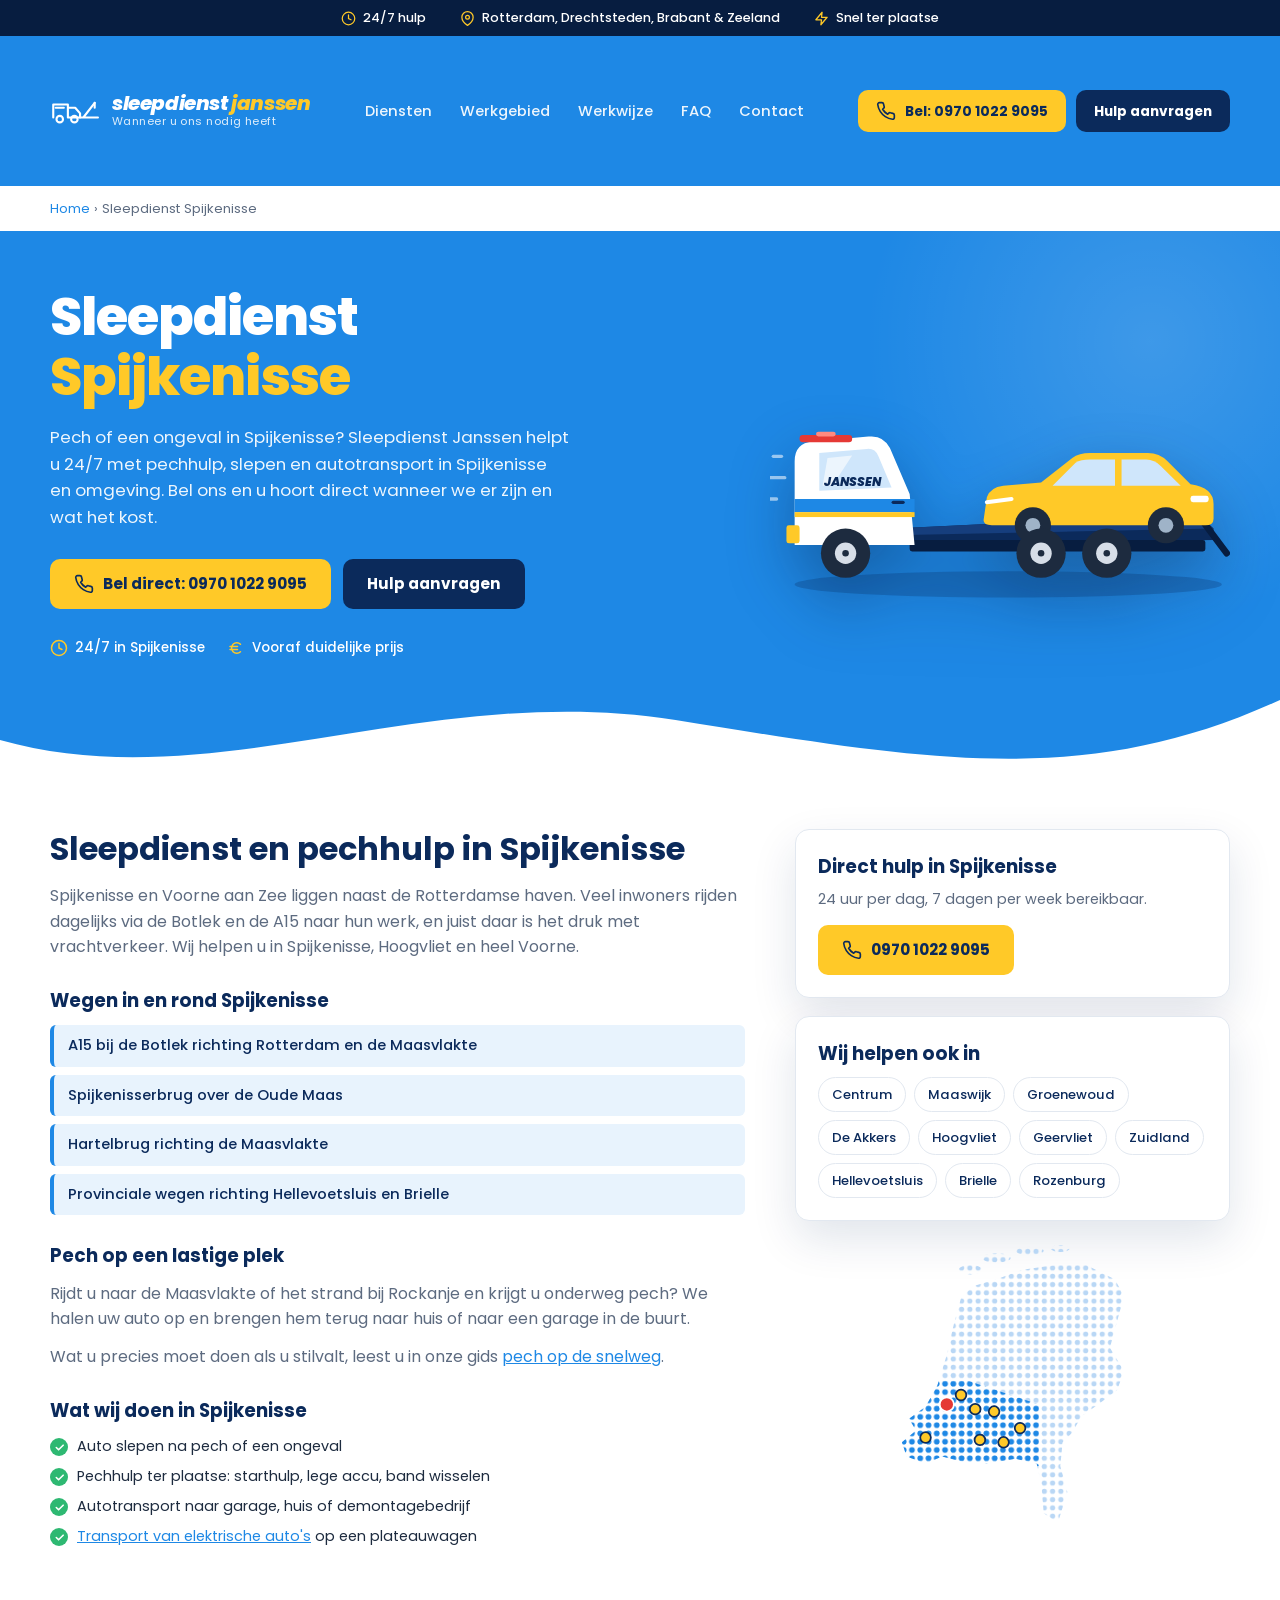
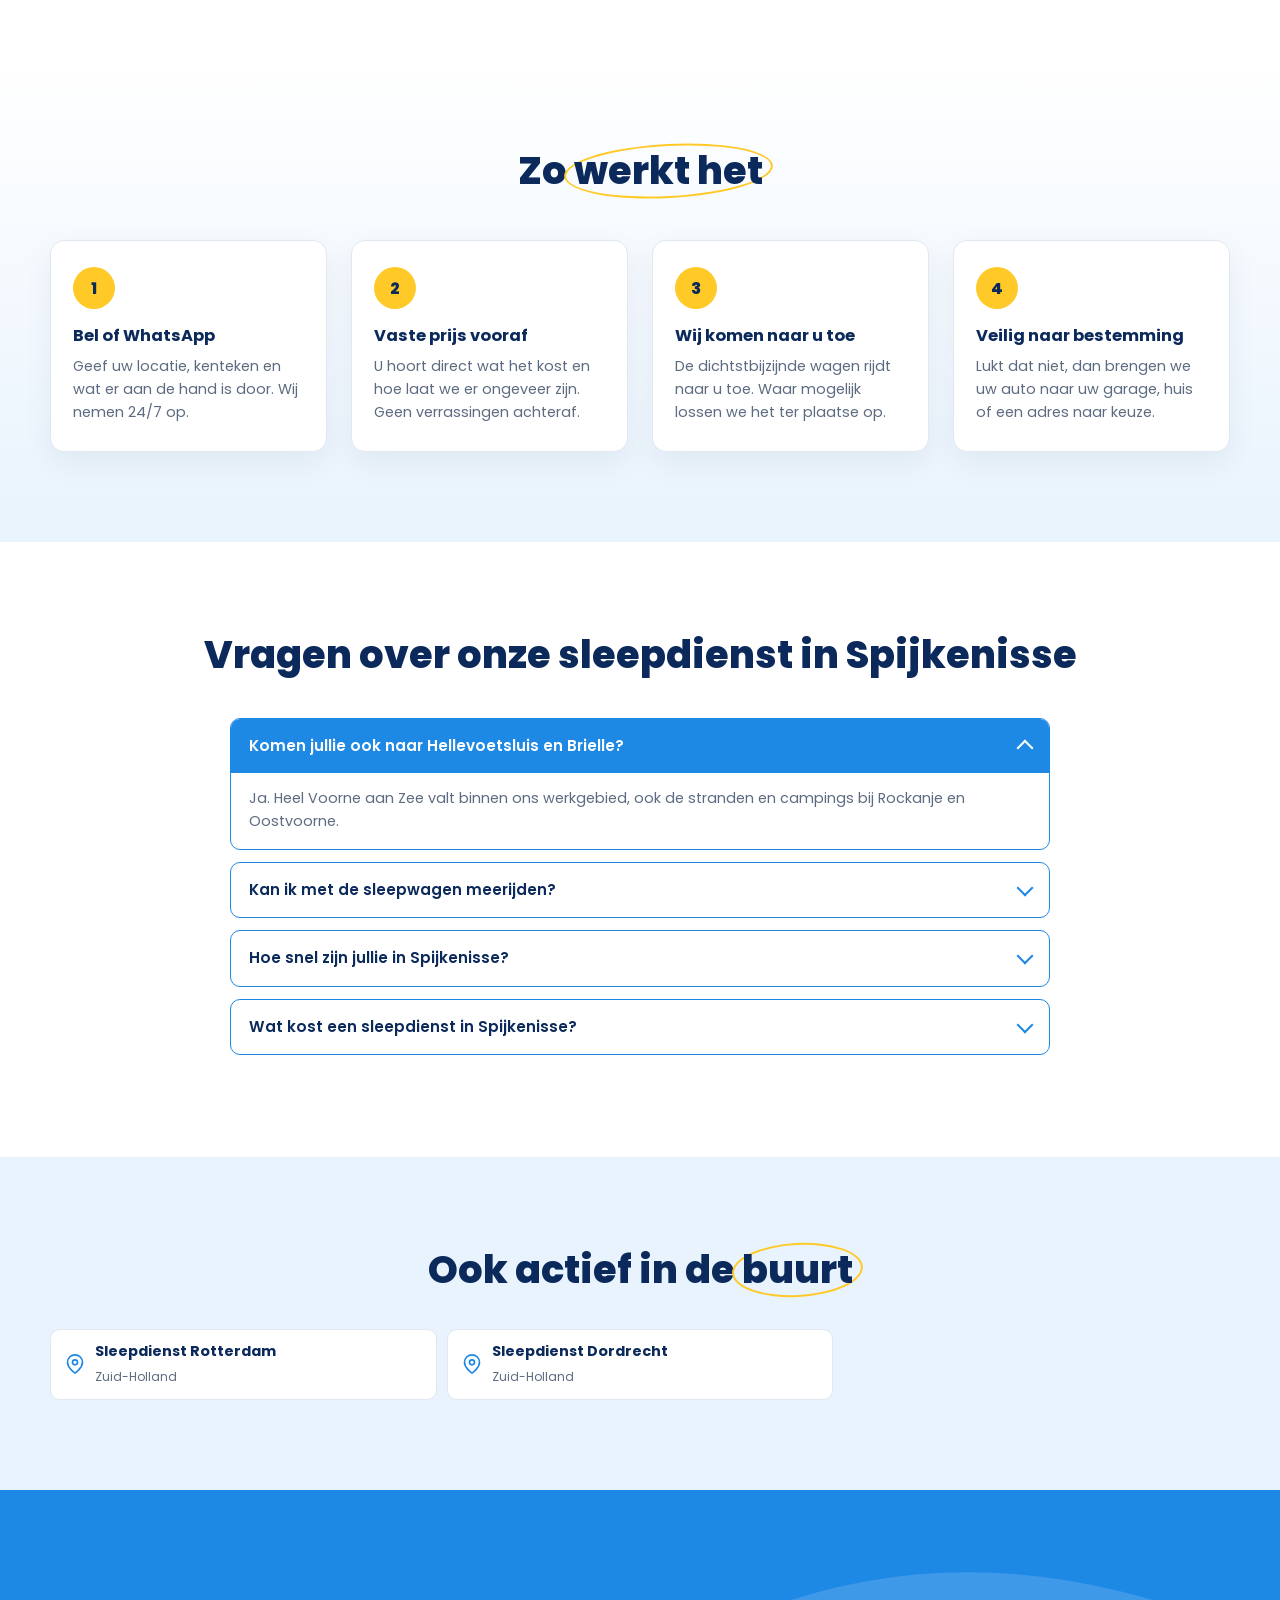
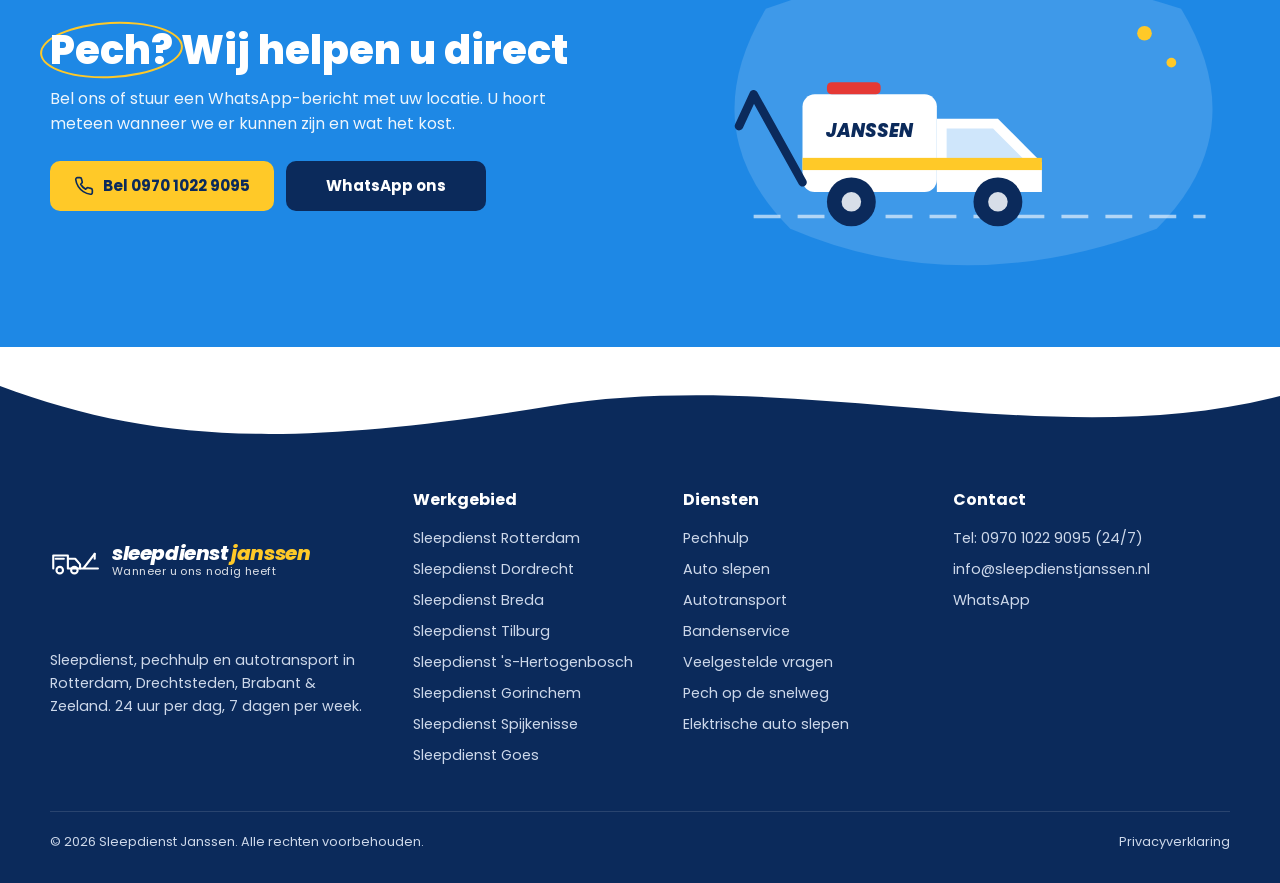
<file: sleepdienst-spijkenisse/index.html>
<!doctype html>
<html lang="nl-NL">
<head>
<meta charset="utf-8">
<meta name="viewport" content="width=device-width, initial-scale=1">
<title>Sleepdienst Spijkenisse 24/7 | Sleepdienst Janssen</title>
<meta name="description" content="Sleepdienst in Spijkenisse nodig? Sleepdienst Janssen helpt 24/7 met pechhulp, slepen en autotransport in Spijkenisse en omgeving. Vooraf een vaste prijs. Bel 0970 1022 9095.">
<link rel="canonical" href="https://sleepdienstjanssen.nl/sleepdienst-spijkenisse/">
<meta name="theme-color" content="#0b2a5b">
<meta property="og:type" content="website">
<meta property="og:title" content="Sleepdienst Spijkenisse 24/7 | Sleepdienst Janssen">
<meta property="og:description" content="Sleepdienst in Spijkenisse nodig? Sleepdienst Janssen helpt 24/7 met pechhulp, slepen en autotransport in Spijkenisse en omgeving. Vooraf een vaste prijs. Bel 0970 1022 9095.">
<meta property="og:url" content="https://sleepdienstjanssen.nl/sleepdienst-spijkenisse/">
<meta property="og:locale" content="nl_NL">
<link rel="preconnect" href="https://fonts.googleapis.com">
<link rel="preconnect" href="https://fonts.gstatic.com" crossorigin>
<link href="https://fonts.googleapis.com/css2?family=Poppins:ital,wght@0,400;0,500;0,600;0,700;0,800;1,700&display=swap" rel="stylesheet">
<link rel="stylesheet" href="/assets/style.css">
<link rel="icon" href="/favicon.ico" sizes="48x48">
<link rel="icon" href="/assets/favicon.svg" type="image/svg+xml">
<link rel="apple-touch-icon" href="/assets/icon-180.png">
<link rel="manifest" href="/assets/site.webmanifest">
<script type="application/ld+json">{"@context": "https://schema.org", "@graph": [{"@type": "AutomotiveBusiness", "@id": "https://sleepdienstjanssen.nl/#business", "name": "Sleepdienst Janssen", "url": "https://sleepdienstjanssen.nl/", "telephone": "+3197010229095", "email": "info@sleepdienstjanssen.nl", "openingHours": "Mo-Su 00:00-23:59", "areaServed": [{"@type": "City", "name": "Spijkenisse"}, {"@type": "City", "name": "Centrum"}, {"@type": "City", "name": "Maaswijk"}, {"@type": "City", "name": "Groenewoud"}, {"@type": "City", "name": "De Akkers"}, {"@type": "City", "name": "Hoogvliet"}, {"@type": "City", "name": "Geervliet"}, {"@type": "City", "name": "Zuidland"}, {"@type": "City", "name": "Hellevoetsluis"}, {"@type": "City", "name": "Brielle"}, {"@type": "City", "name": "Rozenburg"}]}, {"@type": "Service", "name": "Sleepdienst Spijkenisse", "serviceType": "Sleepdienst en pechhulp", "provider": {"@id": "https://sleepdienstjanssen.nl/#business"}, "areaServed": {"@type": "City", "name": "Spijkenisse"}}, {"@type": "FAQPage", "mainEntity": [{"@type": "Question", "name": "Komen jullie ook naar Hellevoetsluis en Brielle?", "acceptedAnswer": {"@type": "Answer", "text": "Ja. Heel Voorne aan Zee valt binnen ons werkgebied, ook de stranden en campings bij Rockanje en Oostvoorne."}}, {"@type": "Question", "name": "Kan ik met de sleepwagen meerijden?", "acceptedAnswer": {"@type": "Answer", "text": "In de meeste gevallen wel, als er plek is in de cabine. Geef bij het bellen door met hoeveel personen u bent."}}, {"@type": "Question", "name": "Hoe snel zijn jullie in Spijkenisse?", "acceptedAnswer": {"@type": "Answer", "text": "Bij uw melding sturen wij direct de dichtstbijzijnde wagen. U krijgt aan de telefoon een inschatting van de aankomsttijd in Spijkenisse, afhankelijk van uw exacte locatie en de verkeersdrukte."}}, {"@type": "Question", "name": "Wat kost een sleepdienst in Spijkenisse?", "acceptedAnswer": {"@type": "Answer", "text": "Dat hangt af van de afstand, het voertuig en het tijdstip. U krijgt altijd vooraf een vaste prijs, zodat u weet waar u aan toe bent."}}]}, {"@type": "BreadcrumbList", "itemListElement": [{"@type": "ListItem", "position": 1, "name": "Home", "item": "https://sleepdienstjanssen.nl/"}, {"@type": "ListItem", "position": 2, "name": "Sleepdienst Spijkenisse", "item": "https://sleepdienstjanssen.nl/sleepdienst-spijkenisse/"}]}]}</script>
</head>
<body>
<svg width="0" height="0" style="position:absolute" aria-hidden="true">
  <symbol id="i-phone" viewBox="0 0 24 24" fill="none" stroke="currentColor" stroke-width="2" stroke-linecap="round" stroke-linejoin="round"><path d="M22 16.9v3a2 2 0 0 1-2.2 2 19.8 19.8 0 0 1-8.6-3.1 19.5 19.5 0 0 1-6-6A19.8 19.8 0 0 1 2.1 4.2 2 2 0 0 1 4.1 2h3a2 2 0 0 1 2 1.7c.1 1 .4 1.9.7 2.8a2 2 0 0 1-.5 2.1L8 9.9a16 16 0 0 0 6 6l1.3-1.3a2 2 0 0 1 2.1-.4c.9.3 1.8.6 2.8.7a2 2 0 0 1 1.7 2z"/></symbol>
  <symbol id="i-clock" viewBox="0 0 24 24" fill="none" stroke="currentColor" stroke-width="2" stroke-linecap="round"><circle cx="12" cy="12" r="10"/><path d="M12 6v6l4 2"/></symbol>
  <symbol id="i-pin" viewBox="0 0 24 24" fill="none" stroke="currentColor" stroke-width="2" stroke-linecap="round" stroke-linejoin="round"><path d="M21 10c0 7-9 13-9 13S3 17 3 10a9 9 0 0 1 18 0z"/><circle cx="12" cy="10" r="3"/></symbol>
  <symbol id="i-bolt" viewBox="0 0 24 24" fill="none" stroke="currentColor" stroke-width="2" stroke-linecap="round" stroke-linejoin="round"><path d="M13 2 3 14h9l-1 8 10-12h-9z"/></symbol>
  <symbol id="i-cal" viewBox="0 0 24 24" fill="none" stroke="currentColor" stroke-width="2" stroke-linecap="round"><rect x="3" y="4" width="18" height="18" rx="2"/><path d="M16 2v4M8 2v4M3 10h18"/></symbol>
  <symbol id="i-send" viewBox="0 0 24 24" fill="none" stroke="currentColor" stroke-width="2" stroke-linecap="round" stroke-linejoin="round"><path d="m22 2-7 20-4-9-9-4z"/><path d="M22 2 11 13"/></symbol>
  <symbol id="i-shield" viewBox="0 0 24 24" fill="none" stroke="currentColor" stroke-width="2" stroke-linecap="round" stroke-linejoin="round"><path d="M12 22s8-4 8-10V5l-8-3-8 3v7c0 6 8 10 8 10z"/><path d="m9 12 2 2 4-4"/></symbol>
  <symbol id="i-euro" viewBox="0 0 24 24" fill="none" stroke="currentColor" stroke-width="2" stroke-linecap="round"><path d="M18 7a7 7 0 1 0 0 10M4 10h10M4 14h10"/></symbol>
  <symbol id="i-user" viewBox="0 0 24 24" fill="none" stroke="currentColor" stroke-width="2" stroke-linecap="round"><circle cx="12" cy="8" r="4"/><path d="M4 21a8 8 0 0 1 16 0"/></symbol>
  <symbol id="i-tool" viewBox="0 0 24 24" fill="none" stroke="currentColor" stroke-width="2" stroke-linecap="round" stroke-linejoin="round"><path d="M14.7 6.3a4 4 0 0 0 5 5L22 14l-8 8-2.3-2.3a4 4 0 0 0-5-5L2 10l8-8z" transform="scale(.9) translate(1 1)"/></symbol>
  <symbol id="i-truck" viewBox="0 0 48 32" fill="none" stroke="currentColor" stroke-width="2.4" stroke-linecap="round" stroke-linejoin="round"><path d="M3 22V9h17v13M20 13h8l5 6v3H20"/><path d="M33 22h12M36 22l8-12"/><circle cx="10" cy="24" r="3.5"/><circle cx="27" cy="24" r="3.5"/></symbol>
  <symbol id="i-car" viewBox="0 0 48 32" fill="none" stroke="currentColor" stroke-width="2.4" stroke-linecap="round" stroke-linejoin="round"><path d="M5 22v-6l5-7h22l7 7h4v6"/><path d="M14 16h20"/><circle cx="13" cy="23" r="3.5"/><circle cx="36" cy="23" r="3.5"/></symbol>
  <symbol id="i-tire" viewBox="0 0 32 32" fill="none" stroke="currentColor" stroke-width="2.4"><circle cx="16" cy="16" r="13"/><circle cx="16" cy="16" r="5"/><path d="M16 3v8M16 21v8M3 16h8M21 16h8"/></symbol>
  <symbol id="i-arrow-l" viewBox="0 0 24 24" fill="none" stroke="currentColor" stroke-width="2.5" stroke-linecap="round" stroke-linejoin="round"><path d="m15 18-6-6 6-6"/></symbol>
  <symbol id="i-arrow-r" viewBox="0 0 24 24" fill="none" stroke="currentColor" stroke-width="2.5" stroke-linecap="round" stroke-linejoin="round"><path d="m9 18 6-6-6-6"/></symbol>
  <symbol id="i-logo" viewBox="0 0 64 40" fill="none" stroke="currentColor" stroke-width="2.6" stroke-linecap="round" stroke-linejoin="round"><path d="M4 28V12h18v16M22 16h9l6 7v5H22"/><path d="M37 28h22M41 28l14-18"/><path d="M55 10v6"/><circle cx="12" cy="30" r="4"/><circle cx="30" cy="30" r="4"/><path d="M7 16h10"/></symbol>
  <symbol id="i-google" viewBox="0 0 24 24"><path fill="#4285F4" d="M22.6 12.2c0-.8-.1-1.4-.2-2.1H12v4h6c-.1 1-.8 2.6-2.3 3.6l3.5 2.7c2.1-1.9 3.4-4.8 3.4-8.2z"/><path fill="#34A853" d="M12 23c2.9 0 5.4-1 7.2-2.6l-3.5-2.7c-.9.7-2.2 1.1-3.7 1.1-2.8 0-5.2-1.9-6.1-4.5H2.3v2.8C4.1 20.7 7.8 23 12 23z"/><path fill="#FBBC05" d="M5.9 14.3c-.2-.7-.4-1.4-.4-2.3s.1-1.6.4-2.3V6.9H2.3C1.5 8.4 1 10.1 1 12s.5 3.6 1.3 5.1z"/><path fill="#EA4335" d="M12 5.4c1.6 0 2.7.7 3.3 1.3l2.4-2.4C16.4 2.9 14.4 2 12 2 7.8 2 4.1 4.3 2.3 7.9l3.6 2.8C6.8 7.3 9.2 5.4 12 5.4z"/></symbol>
</svg>

<div class="topbar"><div class="container">
  <span><svg><use href="#i-clock"/></svg>24/7 hulp</span>
  <span><svg><use href="#i-pin"/></svg>Rotterdam, Drechtsteden, Brabant & Zeeland</span>
  <span><svg><use href="#i-bolt"/></svg>Snel ter plaatse</span>
</div></div>
<header class="navwrap" id="nav">
  <nav class="container">
    <a class="logo" href="/" aria-label="Sleepdienst Janssen — home">
      <svg><use href="#i-logo"/></svg>
      <span><b>sleepdienst <em>janssen</em></b><small>Wanneer u ons nodig heeft</small></span>
    </a>
    <ul class="navlinks" id="navlinks">
      <li><a href="/#diensten">Diensten</a></li>
      <li><a href="/#werkgebied">Werkgebied</a></li>
      <li><a href="/#werkwijze">Werkwijze</a></li>
      <li><a href="/#faq">FAQ</a></li>
      <li><a href="#contact">Contact</a></li>
    </ul>
    <div class="navcta">
      <a class="btn btn-yellow" href="tel:+3197010229095"><svg class="ico"><use href="#i-phone"/></svg>Bel: 0970 1022 9095</a>
      <a class="btn btn-navy" href="#contact">Hulp aanvragen</a>
    </div>
    <button class="burger" id="burger" aria-label="Menu openen" aria-expanded="false" aria-controls="navlinks">
      <svg viewBox="0 0 24 24" fill="none" stroke="currentColor" stroke-width="2.4" stroke-linecap="round"><path d="M3 6h18M3 12h18M3 18h18"/></svg>
    </button>
  </nav>
</header>
<nav class="crumbs container" aria-label="Kruimelpad"><a href="/">Home</a> › <span>Sleepdienst Spijkenisse</span></nav>
<main>
<section class="hero hero-city">
  <div class="container hero-grid">
    <div>
      <h1>Sleepdienst <span>Spijkenisse</span></h1>
      <p>Pech of een ongeval in Spijkenisse? Sleepdienst Janssen helpt u 24/7 met pechhulp, slepen en autotransport in Spijkenisse en omgeving. Bel ons en u hoort direct wanneer we er zijn en wat het kost.</p>
      <div class="actions">
        <a class="btn btn-yellow" href="tel:+3197010229095"><svg class="ico"><use href="#i-phone"/></svg>Bel direct: 0970 1022 9095</a>
        <a class="btn btn-navy" href="#contact">Hulp aanvragen</a>
      </div>
      <div class="trust">
        <span><svg><use href="#i-clock"/></svg>24/7 in Spijkenisse</span>
        <span><svg><use href="#i-euro"/></svg>Vooraf duidelijke prijs</span>
      </div>
    </div>
    <div class="hero-art"><svg class="truck" viewBox="0 0 560 330" role="img" aria-label="Takelwagen van Sleepdienst Janssen met een auto op het plateau">
        <ellipse cx="290" cy="300" rx="260" ry="16" fill="#0b2a5b" opacity=".25"/>
        <!-- plateau -->
        <path d="M150 232 L520 214 L540 232 L540 246 L150 252 Z" fill="#0b2a5b"/>
        <path d="M150 232 L520 214 L540 232 L150 240Z" fill="#163e7d"/>
        <rect x="170" y="246" width="360" height="14" rx="3" fill="#071d40"/>
        <path d="M520 214 L556 262" stroke="#071d40" stroke-width="8" stroke-linecap="round"/>
        <!-- auto op plateau -->
        <g transform="translate(250 130)">
          <path d="M10 92 L14 64 Q18 52 34 50 L80 46 L118 16 Q126 10 140 10 L210 10 Q224 10 234 20 L262 48 L262 48 Q290 52 290 72 L290 90 Q290 98 280 98 L20 98 Q10 98 10 92Z" fill="#ffc928"/>
          <path d="M122 22 Q128 18 140 18 L170 18 L170 50 L94 50Z" fill="#cfe6fb"/>
          <path d="M178 18 L208 18 Q218 18 226 26 L250 50 L178 50Z" fill="#cfe6fb"/>
          <path d="M14 70 L44 66" stroke="#fff" stroke-width="5" stroke-linecap="round"/>
          <rect x="262" y="62" width="22" height="8" rx="3" fill="#fff"/>
          <circle cx="70" cy="98" r="22" fill="#1d2b3f"/><circle cx="70" cy="98" r="9" fill="#9fb3c8"/>
          <circle cx="232" cy="98" r="22" fill="#1d2b3f"/><circle cx="232" cy="98" r="9" fill="#9fb3c8"/>
        </g>
        <!-- cabine -->
        <path d="M30 252 L30 150 Q30 128 52 126 L120 120 Q138 118 146 134 L170 190 L176 252 Z" fill="#fff"/>
        <path d="M60 140 L118 135 Q128 134 132 144 L148 182 L60 186 Z" fill="#cfe6fb"/>
        <path d="M70 146 L100 143 L76 180 L64 180Z" fill="#fff" opacity=".6"/>
        <rect x="30" y="196" width="146" height="16" fill="#1e88e5"/>
        <rect x="30" y="212" width="146" height="6" fill="#ffc928"/>
        <text x="100" y="180" text-anchor="middle" font-family="Poppins,Arial" font-weight="800" font-style="italic" font-size="15" fill="#0b2a5b">JANSSEN</text>
        <rect x="20" y="228" width="16" height="22" rx="3" fill="#ffc928"/>
        <rect x="36" y="118" width="64" height="9" rx="4" fill="#e53935"/>
        <rect x="56" y="114" width="24" height="6" rx="3" fill="#ff8a80"/>
        <path d="M150 200 L162 200" stroke="#0b2a5b" stroke-width="4" stroke-linecap="round"/>
        <!-- wielen -->
        <circle cx="92" cy="262" r="30" fill="#1d2b3f"/><circle cx="92" cy="262" r="13" fill="#d7dee8"/><circle cx="92" cy="262" r="4" fill="#1d2b3f"/>
        <circle cx="330" cy="262" r="30" fill="#1d2b3f"/><circle cx="330" cy="262" r="13" fill="#d7dee8"/><circle cx="330" cy="262" r="4" fill="#1d2b3f"/>
        <circle cx="410" cy="262" r="30" fill="#1d2b3f"/><circle cx="410" cy="262" r="13" fill="#d7dee8"/><circle cx="410" cy="262" r="4" fill="#1d2b3f"/>
        <!-- snelheidslijnen -->
        <g stroke="#fff" stroke-width="4" stroke-linecap="round" opacity=".55"><path d="M0 170h18"/><path d="M-4 196h12"/><path d="M4 144h10"/></g>
      </svg>
</div>
  </div>
  <svg class="wave" viewBox="0 0 1440 120" preserveAspectRatio="none" aria-hidden="true"><path d="M0 70 C 240 130, 480 10, 760 50 S 1220 120, 1440 30 L1440 120 L0 120Z" fill="#fff"/></svg>
</section>
<section class="section city-body">
  <div class="container city-grid">
    <article class="prose">
      <h2>Sleepdienst en pechhulp in Spijkenisse</h2>
      <p>Spijkenisse en Voorne aan Zee liggen naast de Rotterdamse haven. Veel inwoners rijden dagelijks via de Botlek en de A15 naar hun werk, en juist daar is het druk met vrachtverkeer. Wij helpen u in Spijkenisse, Hoogvliet en heel Voorne.</p>
      <h3>Wegen in en rond Spijkenisse</h3>
      <ul class="roads"><li>A15 bij de Botlek richting Rotterdam en de Maasvlakte</li><li>Spijkenisserbrug over de Oude Maas</li><li>Hartelbrug richting de Maasvlakte</li><li>Provinciale wegen richting Hellevoetsluis en Brielle</li></ul>
      <h3>Pech op een lastige plek</h3>
      <p>Rijdt u naar de Maasvlakte of het strand bij Rockanje en krijgt u onderweg pech? We halen uw auto op en brengen hem terug naar huis of naar een garage in de buurt.</p>
      <p>Wat u precies moet doen als u stilvalt, leest u in onze gids <a href="/pech-op-de-snelweg/">pech op de snelweg</a>.</p>
      <h3>Wat wij doen in Spijkenisse</h3>
      <ul class="checks">
        <li>Auto slepen na pech of een ongeval</li>
        <li>Pechhulp ter plaatse: starthulp, lege accu, band wisselen</li>
        <li>Autotransport naar garage, huis of demontagebedrijf</li>
        <li><span><a href="/elektrische-auto-slepen/">Transport van elektrische auto's</a> op een plateauwagen</span></li>
      </ul>
    </article>
    <aside class="side">
      <div class="side-card">
        <h3>Direct hulp in Spijkenisse</h3>
        <p>24 uur per dag, 7 dagen per week bereikbaar.</p>
        <a class="btn btn-yellow" href="tel:+3197010229095"><svg class="ico"><use href="#i-phone"/></svg>0970 1022 9095</a>
      </div>
      <div class="side-card">
        <h3>Wij helpen ook in</h3>
        <div class="cities"><span>Centrum</span><span>Maaswijk</span><span>Groenewoud</span><span>De Akkers</span><span>Hoogvliet</span><span>Geervliet</span><span>Zuidland</span><span>Hellevoetsluis</span><span>Brielle</span><span>Rozenburg</span></div>
      </div>
      <div class="map small"><svg viewBox="0 0 220 260" role="img" aria-label="Kaart van het werkgebied in Zuidwest-Nederland">
  <defs>
    <pattern id="dots" width="7" height="7" patternUnits="userSpaceOnUse"><circle cx="3.5" cy="3.5" r="2.2" fill="#b9d7f5"/></pattern>
    <pattern id="dots-on" width="7" height="7" patternUnits="userSpaceOnUse"><circle cx="3.5" cy="3.5" r="2.4" fill="#1e88e5"/></pattern>
    <clipPath id="nl">
      <path d="M66 50 L76 40 L96 34 L118 26 L146 22 L172 22 L196 34 L204 48 L198 70 L192 92 L204 112 L198 128 L182 140 L168 150 L160 164 L152 172 L150 192 L156 214 L148 240 L136 232 L134 208 L130 190 L112 186 L88 190 L66 188 L50 184 L36 190 L20 184 L16 172 L28 162 L22 152 L36 142 L46 124 L54 98 L60 72 Z"/>
      <ellipse cx="74" cy="26" rx="10" ry="4"/><ellipse cx="96" cy="16" rx="12" ry="4"/><ellipse cx="124" cy="10" rx="12" ry="3.5"/><ellipse cx="150" cy="8" rx="8" ry="3"/>
    </clipPath>
    <clipPath id="sw"><path d="M0 120 L72 120 L132 140 L132 192 L0 200Z"/></clipPath>
  </defs>
  <rect width="220" height="260" fill="url(#dots)" clip-path="url(#nl)"/>
  <g clip-path="url(#nl)"><rect width="220" height="260" fill="url(#dots-on)" clip-path="url(#sw)"/></g>
  <g class="pins"><a href="/sleepdienst-rotterdam/" class="pin"><circle cx="66" cy="132" r="4.5"/><title>Sleepdienst Rotterdam</title></a><a href="/sleepdienst-dordrecht/" class="pin"><circle cx="78" cy="144" r="4.5"/><title>Sleepdienst Dordrecht</title></a><a href="/sleepdienst-spijkenisse/" class="pin on"><circle cx="54" cy="140" r="6"/><title>Sleepdienst Spijkenisse</title></a><a href="/sleepdienst-gorinchem/" class="pin"><circle cx="94" cy="146" r="4.5"/><title>Sleepdienst Gorinchem</title></a><a href="/sleepdienst-breda/" class="pin"><circle cx="82" cy="170" r="4.5"/><title>Sleepdienst Breda</title></a><a href="/sleepdienst-tilburg/" class="pin"><circle cx="102" cy="172" r="4.5"/><title>Sleepdienst Tilburg</title></a><a href="/sleepdienst-den-bosch/" class="pin"><circle cx="116" cy="160" r="4.5"/><title>Sleepdienst &#x27;s-Hertogenbosch</title></a><a href="/sleepdienst-goes/" class="pin"><circle cx="36" cy="168" r="4.5"/><title>Sleepdienst Goes</title></a></g>
</svg></div>
    </aside>
  </div>
</section>
<section class="section steps-sec" id="werkwijze">
  <div class="container">
    <h2 class="title center">Zo <span class="hl">werkt het</span></h2>
    <div class="steps">
      <div class="step"><i>1</i><h3>Bel of WhatsApp</h3><p>Geef uw locatie, kenteken en wat er aan de hand is door. Wij nemen 24/7 op.</p></div>
      <div class="step"><i>2</i><h3>Vaste prijs vooraf</h3><p>U hoort direct wat het kost en hoe laat we er ongeveer zijn. Geen verrassingen achteraf.</p></div>
      <div class="step"><i>3</i><h3>Wij komen naar u toe</h3><p>De dichtstbijzijnde wagen rijdt naar u toe. Waar mogelijk lossen we het ter plaatse op.</p></div>
      <div class="step"><i>4</i><h3>Veilig naar bestemming</h3><p>Lukt dat niet, dan brengen we uw auto naar uw garage, huis of een adres naar keuze.</p></div>
    </div>
  </div>
</section>
<section class="section" id="faq">
  <div class="container">
    <h2 class="title center">Vragen over onze sleepdienst in Spijkenisse</h2>
    <div class="faq narrow"><details open><summary>Komen jullie ook naar Hellevoetsluis en Brielle?</summary><p>Ja. Heel Voorne aan Zee valt binnen ons werkgebied, ook de stranden en campings bij Rockanje en Oostvoorne.</p></details><details><summary>Kan ik met de sleepwagen meerijden?</summary><p>In de meeste gevallen wel, als er plek is in de cabine. Geef bij het bellen door met hoeveel personen u bent.</p></details><details><summary>Hoe snel zijn jullie in Spijkenisse?</summary><p>Bij uw melding sturen wij direct de dichtstbijzijnde wagen. U krijgt aan de telefoon een inschatting van de aankomsttijd in Spijkenisse, afhankelijk van uw exacte locatie en de verkeersdrukte.</p></details><details><summary>Wat kost een sleepdienst in Spijkenisse?</summary><p>Dat hangt af van de afstand, het voertuig en het tijdstip. U krijgt altijd vooraf een vaste prijs, zodat u weet waar u aan toe bent.</p></details></div>
  </div>
</section>
<section class="section area">
  <div class="container">
    <h2 class="title center">Ook actief in de <span class="hl">buurt</span></h2>
    <div class="cities-grid near"><a class="city" href="/sleepdienst-rotterdam/"><svg><use href="#i-pin"/></svg><span><b>Sleepdienst Rotterdam</b><small>Zuid-Holland</small></span></a><a class="city" href="/sleepdienst-dordrecht/"><svg><use href="#i-pin"/></svg><span><b>Sleepdienst Dordrecht</b><small>Zuid-Holland</small></span></a></div>
  </div>
</section>
<section class="cta" id="contact">
  <div class="container cta-grid">
    <div>
      <h2><span class="hl">Pech?</span> Wij helpen u direct</h2>
      <p>Bel ons of stuur een WhatsApp-bericht met uw locatie. U hoort meteen wanneer we er kunnen zijn en wat het kost.</p>
      <div class="actions">
        <a class="btn btn-yellow" href="tel:+3197010229095"><svg class="ico"><use href="#i-phone"/></svg>Bel 0970 1022 9095</a>
        <a class="btn btn-navy" href="https://wa.me/3197010229095?text=Hallo%20Sleepdienst%20Janssen%2C%20ik%20heb%20hulp%20nodig.%20Mijn%20locatie%20is%3A%20" target="_blank" rel="noopener">WhatsApp ons</a>
      </div>
    </div>
    <svg viewBox="0 0 420 260" role="img" aria-label="Sleepwagen onderweg naar een klant">
      <path d="M40 40 Q200 -20 380 40 Q440 140 360 220 Q200 280 60 220 Q-20 140 40 40Z" fill="#fff" opacity=".14"/>
      <path d="M30 210 H400" stroke="#fff" stroke-width="3" stroke-dasharray="22 14" opacity=".6"/>
      <g transform="translate(70 70)">
        <rect x="0" y="40" width="110" height="80" rx="10" fill="#fff"/>
        <path d="M110 60 h50 l36 36 v24 H110Z" fill="#fff"/>
        <path d="M118 68 h38 l26 26 h-64Z" fill="#cfe6fb"/>
        <rect x="0" y="92" width="196" height="10" fill="#ffc928"/>
        <rect x="20" y="30" width="44" height="10" rx="4" fill="#e53935"/>
        <path d="M0 112 L-40 40 M-40 40 L-52 66" stroke="#0b2a5b" stroke-width="7" stroke-linecap="round"/>
        <circle cx="40" cy="128" r="20" fill="#0b2a5b"/><circle cx="40" cy="128" r="8" fill="#d7dee8"/>
        <circle cx="160" cy="128" r="20" fill="#0b2a5b"/><circle cx="160" cy="128" r="8" fill="#d7dee8"/>
        <text x="55" y="75" text-anchor="middle" font-family="Poppins,Arial" font-weight="800" font-style="italic" font-size="15" fill="#0b2a5b">JANSSEN</text>
      </g>
      <g fill="#ffc928"><circle cx="350" cy="60" r="6"/><circle cx="372" cy="84" r="4"/></g>
    </svg>

  </div>
</section>
</main>
<footer>
  <svg class="wave-top" viewBox="0 0 1440 90" preserveAspectRatio="none" aria-hidden="true"><path d="M0 0 H1440 V30 C 1180 90, 900 0, 620 40 S 180 80, 0 20Z" fill="#fff"/></svg>
  <div class="container">
    <div class="foot">
      <div>
        <a class="logo" href="/"><svg><use href="#i-logo"/></svg><span><b>sleepdienst <em>janssen</em></b><small>Wanneer u ons nodig heeft</small></span></a>
        <p>Sleepdienst, pechhulp en autotransport in Rotterdam, Drechtsteden, Brabant & Zeeland. 24 uur per dag, 7 dagen per week.</p>
      </div>
      <div><h4>Werkgebied</h4><ul><li><a href="/sleepdienst-rotterdam/">Sleepdienst Rotterdam</a></li><li><a href="/sleepdienst-dordrecht/">Sleepdienst Dordrecht</a></li><li><a href="/sleepdienst-breda/">Sleepdienst Breda</a></li><li><a href="/sleepdienst-tilburg/">Sleepdienst Tilburg</a></li><li><a href="/sleepdienst-den-bosch/">Sleepdienst &#x27;s-Hertogenbosch</a></li><li><a href="/sleepdienst-gorinchem/">Sleepdienst Gorinchem</a></li><li><a href="/sleepdienst-spijkenisse/">Sleepdienst Spijkenisse</a></li><li><a href="/sleepdienst-goes/">Sleepdienst Goes</a></li></ul></div>
      <div><h4>Diensten</h4><ul><li><a href="/#diensten">Pechhulp</a></li><li><a href="/#diensten">Auto slepen</a></li><li><a href="/#diensten">Autotransport</a></li><li><a href="/#diensten">Bandenservice</a></li><li><a href="/#faq">Veelgestelde vragen</a></li><li><a href="/pech-op-de-snelweg/">Pech op de snelweg</a></li><li><a href="/elektrische-auto-slepen/">Elektrische auto slepen</a></li></ul></div>
      <div><h4>Contact</h4><ul>
        <li>Tel: <a href="tel:+3197010229095">0970 1022 9095</a> (24/7)</li>
        <li><a href="mailto:info@sleepdienstjanssen.nl">info@sleepdienstjanssen.nl</a></li>
        <li><a href="https://wa.me/3197010229095" target="_blank" rel="noopener">WhatsApp</a></li>
      </ul></div>
    </div>
    <div class="foot-bottom">
      <span>© 2026 Sleepdienst Janssen. Alle rechten voorbehouden.</span>
      <div><a href="/privacy/">Privacyverklaring</a></div>
    </div>
  </div>
</footer>
<a class="mobile-call" href="tel:+3197010229095"><svg class="ico"><use href="#i-phone"/></svg>BEL DIRECT — 24/7 HULP</a>
<script src="/assets/site.js" defer></script>
</body>
</html>
</file>
<file: assets/style.css>
/* ===== Pas hier de huisstijl aan ===== */
:root{
  --navy:#0b2a5b;--navy2:#071d40;--blue:#1e88e5;--blue2:#1673c7;--sky:#e8f3fd;--yellow:#ffc928;--yellow2:#f2b705;
  --red:#e53935;--green:#2eb872;--text:#1d2b3f;--muted:#5d6b80;--line:#e2e8f0;--white:#fff;--max:1180px;--r:14px;
  --shadow:0 18px 45px rgba(11,42,91,.12)
}
*{box-sizing:border-box;margin:0;padding:0}
html{scroll-behavior:smooth}
body{font-family:Poppins,ui-sans-serif,system-ui,-apple-system,"Segoe UI",Roboto,Arial,sans-serif;background:#fff;color:var(--text);line-height:1.6;overflow-x:hidden}
a{color:inherit;text-decoration:none}
img,svg{display:block;max-width:100%}
.container{width:min(calc(100% - 32px),var(--max));margin:auto}
.btn{display:inline-flex;align-items:center;justify-content:center;gap:9px;min-height:50px;padding:0 22px;border-radius:10px;font-weight:700;font-size:.95rem;border:2px solid transparent;cursor:pointer;transition:.2s;font-family:inherit}
.btn-yellow{background:var(--yellow);color:var(--navy)}.btn-yellow:hover{background:var(--yellow2);transform:translateY(-2px)}
.btn-navy{background:var(--navy);color:#fff}.btn-navy:hover{background:var(--navy2);transform:translateY(-2px)}
.btn-ghost{border-color:var(--navy);color:var(--navy);background:#fff}.btn-ghost:hover{background:var(--navy);color:#fff}
.ico{width:20px;height:20px;flex:none}
.hl{position:relative;display:inline-block;z-index:0}
.hl:before{content:"";position:absolute;inset:-4px -10px;border:2.5px solid var(--yellow);border-radius:50%;transform:rotate(-3deg);z-index:-1}
.eyebrow{color:var(--blue);font-weight:700;font-size:.8rem;letter-spacing:.12em;text-transform:uppercase;margin-bottom:8px}
h2.title{font-size:clamp(1.7rem,3.4vw,2.4rem);line-height:1.2;color:var(--navy);font-weight:800}
.center{text-align:center}

/* topbar + nav */
.topbar{background:var(--navy2);color:#fff;font-size:.8rem;font-weight:500}
.topbar .container{display:flex;justify-content:center;gap:34px;padding:8px 0;flex-wrap:wrap}
.topbar span{display:inline-flex;align-items:center;gap:7px}.topbar svg{width:15px;height:15px;color:var(--yellow)}
.navwrap{position:sticky;top:0;z-index:100;background:var(--blue);transition:box-shadow .2s}
.navwrap.scrolled{box-shadow:0 8px 25px rgba(7,29,64,.25)}
nav{display:flex;align-items:center;justify-content:space-between;gap:20px;min-height:76px}
.logo{display:flex;align-items:center;gap:10px;color:#fff}
.logo svg{width:52px;height:auto}
.logo b{display:block;font-weight:800;font-style:italic;font-size:1.25rem;line-height:1;letter-spacing:-.02em}
.logo b em{color:var(--yellow);font-style:italic}
.logo small{display:block;font-size:.7rem;opacity:.85;letter-spacing:.04em}
.navlinks{display:flex;gap:28px;list-style:none;color:#fff;font-weight:500;font-size:.92rem}
.navlinks a{opacity:.92}.navlinks a:hover{opacity:1;color:var(--yellow)}
.navcta{display:flex;gap:10px}.navcta .btn{min-height:42px;padding:0 16px;font-size:.85rem}
.burger{display:none;background:none;border:0;color:#fff;cursor:pointer;padding:6px}
.burger svg{width:28px;height:28px}

/* hero */
.hero{position:relative;background:var(--blue);color:#fff;padding:56px 0 150px;overflow:hidden}
.hero:before{content:"";position:absolute;right:-180px;top:-200px;width:620px;height:620px;border-radius:50%;background:radial-gradient(circle,rgba(255,255,255,.14),transparent 65%)}
.hero-grid{display:grid;grid-template-columns:1fr 1fr;gap:40px;align-items:center;position:relative;z-index:1}
.hero h1{font-size:clamp(2rem,4.6vw,3.3rem);line-height:1.12;font-weight:800;margin-bottom:18px;letter-spacing:-.02em}
.hero h1 span{color:var(--yellow)}
.hero p{font-size:1.05rem;opacity:.92;max-width:520px;margin-bottom:28px}
.hero .actions{display:flex;flex-wrap:wrap;gap:12px}
.hero .btn-navy{border-color:rgba(255,255,255,.0)}
.trust{display:flex;gap:22px;flex-wrap:wrap;margin-top:28px;font-size:.85rem;font-weight:500}
.trust span{display:inline-flex;align-items:center;gap:7px}.trust svg{width:18px;height:18px;color:var(--yellow)}
.hero-art{position:relative;width:100%}
.hero-art .truck{width:100%;filter:drop-shadow(0 25px 30px rgba(7,29,64,.35))}
.badge24{position:absolute;left:4%;top:-4%;width:118px;height:118px;border-radius:50%;background:var(--navy);border:4px solid var(--yellow);display:grid;place-items:center;text-align:center;transform:rotate(-10deg);box-shadow:var(--shadow)}
.badge24 b{display:block;font-size:1.9rem;line-height:1;color:var(--yellow);font-weight:800;font-style:italic}
.badge24 span{display:block;font-size:.72rem;font-weight:700;letter-spacing:.06em}
.badge24 i{display:block;font-style:normal;background:var(--yellow);color:var(--navy);font-size:.6rem;font-weight:800;padding:1px 6px;border-radius:3px;margin-top:3px}
.wave{position:absolute;left:0;right:0;bottom:-1px;width:100%;height:120px}

/* services */
.services{position:relative;z-index:2;margin-top:-110px}
.svc-grid{display:grid;grid-template-columns:repeat(3,1fr);gap:24px}
.svc{background:#fff;border-radius:var(--r);box-shadow:var(--shadow);overflow:hidden;display:flex;flex-direction:column;transition:.25s}
.svc:hover{transform:translateY(-5px)}
.svc-head{background:var(--yellow);color:var(--navy);display:flex;align-items:center;gap:12px;padding:16px 22px;font-weight:800;font-size:1.08rem}
.svc-head svg{width:30px;height:30px}
.svc-body{padding:22px;display:flex;flex-direction:column;flex:1}
.svc-body p{color:var(--muted);font-size:.92rem;margin-bottom:12px}
.checks{list-style:none;display:grid;gap:7px;margin-bottom:20px;font-size:.9rem}
.checks li{display:flex;gap:9px;align-items:flex-start}
.checks li:before{content:"";flex:none;width:18px;height:18px;margin-top:3px;border-radius:50%;background:var(--green) url("data:image/svg+xml,%3Csvg xmlns='http://www.w3.org/2000/svg' viewBox='0 0 24 24' fill='none' stroke='white' stroke-width='3.5' stroke-linecap='round' stroke-linejoin='round'%3E%3Cpath d='M5 12l5 5L20 7'/%3E%3C/svg%3E") center/11px no-repeat}
.svc-body .btn{margin-top:auto;align-self:flex-start;min-height:44px;font-size:.88rem}
.route{display:grid;gap:10px;margin-bottom:18px}
.route label{font-size:.78rem;font-weight:600;color:var(--muted)}
.route .field{display:flex;align-items:center;gap:10px;background:var(--sky);border-radius:9px;padding:0 12px;border:1.5px solid transparent}
.route .field:focus-within{border-color:var(--blue)}
.route .field svg{width:18px;height:18px;color:var(--blue);flex:none}
.route input{border:0;background:none;outline:none;font:inherit;font-size:.9rem;padding:11px 0;width:100%;color:var(--text)}

/* section */
.section{padding:90px 0}
.why{display:grid;grid-template-columns:.9fr 1.1fr;gap:60px;align-items:center;margin-top:46px}
.blob{position:relative;width:100%}
.blob .bg{position:absolute;inset:6% 2% 4% 4%;background:var(--sky);border-radius:46% 54% 40% 60% / 55% 40% 60% 45%}
.blob svg{position:relative}
.features{display:grid;grid-template-columns:1fr 1fr;gap:30px 34px}
.feat{display:flex;gap:14px}
.feat .fi{flex:none;width:44px;height:44px;border-radius:50%;display:grid;place-items:center;color:#fff}
.feat .fi svg{width:22px;height:22px}
.feat h3{font-size:1.02rem;color:var(--navy);margin-bottom:4px}
.feat p{font-size:.9rem;color:var(--muted)}

/* reviews */
.reviews{background:linear-gradient(#fff,var(--sky))}
.rev-wrap{position:relative;margin-top:46px}
.rev-track{display:grid;grid-auto-flow:column;grid-auto-columns:calc((100% - 48px)/3);gap:24px;overflow-x:auto;scroll-snap-type:x mandatory;scrollbar-width:none;padding:6px 4px 26px}
.rev-track::-webkit-scrollbar{display:none}
.rev{scroll-snap-align:start;background:#fff;border-radius:var(--r);padding:24px;box-shadow:0 10px 30px rgba(11,42,91,.08);border:1px solid var(--line)}
.rev-top{display:flex;align-items:center;gap:12px;margin-bottom:10px}
.av{width:42px;height:42px;border-radius:50%;display:grid;place-items:center;color:#fff;font-weight:700}
.rev-top b{display:block;font-size:.92rem;color:var(--navy)}.rev-top small{color:var(--muted);font-size:.76rem}
.rev-top .g{margin-left:auto;width:22px;height:22px}
.stars{color:var(--yellow2);letter-spacing:2px;font-size:1rem;margin-bottom:8px}
.rev h3{font-style:italic;color:var(--navy);font-size:1.08rem;line-height:1.3;margin-bottom:8px}
.rev p{font-size:.88rem;color:var(--muted)}
.rev-nav{display:flex;justify-content:center;gap:12px}
.rev-nav button{width:46px;height:46px;border-radius:50%;border:2px solid var(--blue);background:#fff;color:var(--blue);cursor:pointer;display:grid;place-items:center;transition:.2s}
.rev-nav button:hover{background:var(--blue);color:#fff}.rev-nav svg{width:20px;height:20px}

/* cta band */
.cta{background:var(--blue);color:#fff;overflow:hidden;position:relative}
.cta-grid{display:grid;grid-template-columns:1.1fr .9fr;gap:40px;align-items:center;padding:70px 0}
.cta h2{font-size:clamp(1.7rem,3.4vw,2.5rem);line-height:1.2;font-weight:800;margin-bottom:12px}
.cta h2 .hl:before{border-color:var(--yellow)}
.cta p{opacity:.92;margin-bottom:24px;max-width:520px}

/* faq */
.faq-grid{display:grid;grid-template-columns:1fr 1.2fr;gap:56px;align-items:start;margin-top:46px}
.faq details{border:1.5px solid var(--blue);border-radius:10px;margin-bottom:12px;background:#fff;overflow:hidden}
.faq summary{cursor:pointer;list-style:none;padding:15px 18px;font-weight:600;color:var(--navy);display:flex;justify-content:space-between;gap:12px;align-items:center;font-size:.95rem}
.faq summary::-webkit-details-marker{display:none}
.faq summary:after{content:"";flex:none;width:10px;height:10px;border-right:2px solid var(--blue);border-bottom:2px solid var(--blue);transform:rotate(45deg);transition:.2s;margin-top:-4px}
.faq details[open] summary{background:var(--blue);color:#fff}
.faq details[open] summary:after{transform:rotate(-135deg);border-color:#fff;margin-top:4px}
.faq details p,.faq details ul{padding:14px 18px 4px;color:var(--muted);font-size:.9rem}
.faq details ul{padding:0 18px 16px 38px}
.faq details p:last-child{padding-bottom:16px}

/* area */
.area{background:var(--sky)}
.area-grid{display:grid;grid-template-columns:1.1fr .9fr;gap:50px;align-items:center}
.area p{color:var(--muted);margin:16px 0 24px;max-width:540px}
.area .actions{display:flex;gap:12px;flex-wrap:wrap}
.cities{display:flex;flex-wrap:wrap;gap:8px;margin:0 0 26px}
.cities span{background:#fff;border:1px solid var(--line);border-radius:999px;padding:6px 13px;font-size:.82rem;font-weight:500;color:var(--navy)}
.map{position:relative;width:100%;max-width:380px;margin:auto}
.map-label{position:absolute;right:-6%;top:44%;background:var(--yellow);color:var(--navy);font-weight:800;font-size:.95rem;line-height:1.25;padding:10px 14px;border-radius:6px;box-shadow:var(--shadow);text-align:center}

/* usp strip */
.usps{display:grid;grid-template-columns:repeat(4,1fr);gap:24px;text-align:center}
.usp svg{width:40px;height:40px;color:var(--blue);margin:0 auto 12px}
.usp b{display:block;font-size:1.6rem;color:var(--navy);font-weight:800;line-height:1.2}
.usp span{color:var(--muted);font-size:.86rem}

/* footer */
footer{position:relative;background:var(--navy);color:#cdd8ea;padding:120px 0 30px;margin-top:20px}
footer .wave-top{position:absolute;top:-1px;left:0;width:100%;height:90px}
.foot{display:grid;grid-template-columns:1.4fr 1fr 1fr 1.2fr;gap:40px}
.foot h4{color:#fff;font-size:1rem;margin-bottom:14px}
.foot ul{list-style:none;display:grid;gap:8px;font-size:.9rem}
.foot a:hover{color:var(--yellow)}
.foot .logo{margin-bottom:12px}
.foot p{font-size:.9rem}
.foot-bottom{border-top:1px solid rgba(255,255,255,.12);margin-top:44px;padding-top:20px;display:flex;justify-content:space-between;gap:16px;flex-wrap:wrap;font-size:.8rem}
.foot-bottom div{display:flex;gap:18px;flex-wrap:wrap}
.mobile-call{display:none}

/* responsive */
@media(max-width:1000px){
  .navlinks,.navcta .btn-navy{display:none}
  .burger{display:block}
  .navlinks.open{display:flex;position:absolute;top:100%;left:0;right:0;flex-direction:column;gap:0;background:var(--blue2);padding:8px 16px 16px}
  .navlinks.open a{display:block;padding:12px 4px;border-bottom:1px solid rgba(255,255,255,.12)}
  .hero-grid,.why,.cta-grid,.faq-grid,.area-grid{grid-template-columns:1fr}
  .hero-art{max-width:520px;margin:10px auto 0;width:100%}
  .svc-grid{grid-template-columns:1fr 1fr}
  .rev-track{grid-auto-columns:calc((100% - 24px)/2)}
  .usps{grid-template-columns:1fr 1fr;gap:36px}
  .foot{grid-template-columns:1fr 1fr}
  .blob{max-width:480px;margin:auto}
}
@media(max-width:640px){
  .topbar .container{gap:14px;font-size:.72rem}
  .topbar span:nth-child(3){display:none}
  .navcta{display:none}
  nav{min-height:66px}
  .hero{padding:40px 0 130px}
  .hero .actions{flex-direction:column}.hero .btn{width:100%}
  .badge24{width:92px;height:92px}.badge24 b{font-size:1.45rem}
  .svc-grid{grid-template-columns:1fr}
  .section{padding:64px 0}
  .features{grid-template-columns:1fr}
  .rev-track{grid-auto-columns:88%}
  .map-label{right:0;font-size:.8rem}
  .foot{grid-template-columns:1fr}
  .area .actions{flex-direction:column}.area .btn{width:100%}
  footer{padding-bottom:96px}
  .mobile-call{display:flex;position:fixed;left:12px;right:12px;bottom:12px;z-index:200;min-height:54px;border-radius:12px;background:var(--yellow);color:var(--navy);font-weight:800;align-items:center;justify-content:center;gap:10px;box-shadow:0 10px 30px rgba(7,29,64,.35)}
}
@media(prefers-reduced-motion:reduce){*{transition:none!important;scroll-behavior:auto!important}}

/* ===== Meerdere pagina's: werkgebied, stappen, stadspagina's ===== */
.muted{color:var(--muted);margin-bottom:22px}
.actions{display:flex;flex-wrap:wrap;gap:12px}
nav.crumbs{display:block;min-height:0;font-size:.82rem;color:var(--muted);padding:12px 0}
.crumbs a{color:var(--blue)}
.cities-grid{display:grid;grid-template-columns:1fr 1fr;gap:10px;margin-top:22px}
.cities-grid.near{grid-template-columns:repeat(3,1fr);margin-top:36px}
.city{display:flex;align-items:center;gap:10px;background:#fff;border:1px solid var(--line);border-radius:10px;padding:10px 14px;transition:.2s}
.city:hover{border-color:var(--blue);transform:translateY(-2px);box-shadow:0 8px 20px rgba(11,42,91,.08)}
.city svg{width:20px;height:20px;color:var(--blue);flex:none}
.city b{display:block;font-size:.9rem;color:var(--navy)}
.city small{color:var(--muted);font-size:.75rem}
.pins circle{fill:var(--yellow);stroke:var(--navy);stroke-width:1.5;transition:.2s}
.pins .on circle{fill:var(--red);stroke:#fff}
.pins a:hover circle{fill:var(--red)}
.steps{display:grid;grid-template-columns:repeat(4,1fr);gap:24px;margin-top:46px;counter-reset:s}
.step{background:#fff;border:1px solid var(--line);border-radius:var(--r);padding:26px 22px;box-shadow:0 10px 30px rgba(11,42,91,.06)}
.step i{display:grid;place-items:center;width:42px;height:42px;border-radius:50%;background:var(--yellow);color:var(--navy);font-style:normal;font-weight:800;margin-bottom:14px}
.step h3{color:var(--navy);font-size:1.02rem;margin-bottom:6px}
.step p{color:var(--muted);font-size:.9rem}
.steps-sec{background:linear-gradient(#fff,var(--sky))}
.hero-city{padding-bottom:130px}
.hero-city .hero-art{max-width:460px;margin-left:auto}
.city-body{padding-top:40px}
.city-grid{display:grid;grid-template-columns:1.6fr 1fr;gap:50px;align-items:start}
.prose h1,.prose h2{color:var(--navy);font-size:clamp(1.5rem,3vw,2rem);line-height:1.25;margin-bottom:14px}
.prose h3{color:var(--navy);font-size:1.15rem;margin:26px 0 10px}
.prose p{color:var(--muted);margin-bottom:12px}
.prose a{color:var(--blue);text-decoration:underline}
.roads{list-style:none;display:grid;gap:8px;margin-bottom:6px}
.roads li{background:var(--sky);border-left:4px solid var(--blue);border-radius:6px;padding:9px 14px;font-weight:500;color:var(--navy);font-size:.92rem}
.side{display:grid;gap:18px;position:sticky;top:96px}
.side-card{background:#fff;border:1px solid var(--line);border-radius:var(--r);padding:22px;box-shadow:var(--shadow)}
.side-card h3{color:var(--navy);margin-bottom:6px}
.side-card p{color:var(--muted);font-size:.9rem;margin-bottom:14px}
.side-card .cities{margin:8px 0 0}
.map.small{max-width:260px}
.faq.narrow,.prose.narrow{max-width:820px;margin:40px auto 0}
.cta .actions .btn{min-width:200px}
@media(max-width:1000px){.city-grid{grid-template-columns:1fr}.side{position:static}.steps{grid-template-columns:1fr 1fr}.cities-grid.near{grid-template-columns:1fr 1fr}.hero-city .hero-art{margin:10px auto 0}}
@media(max-width:640px){.steps,.cities-grid,.cities-grid.near{grid-template-columns:1fr}.cta .actions{flex-direction:column}.cta .actions .btn{width:100%}}
</file>
